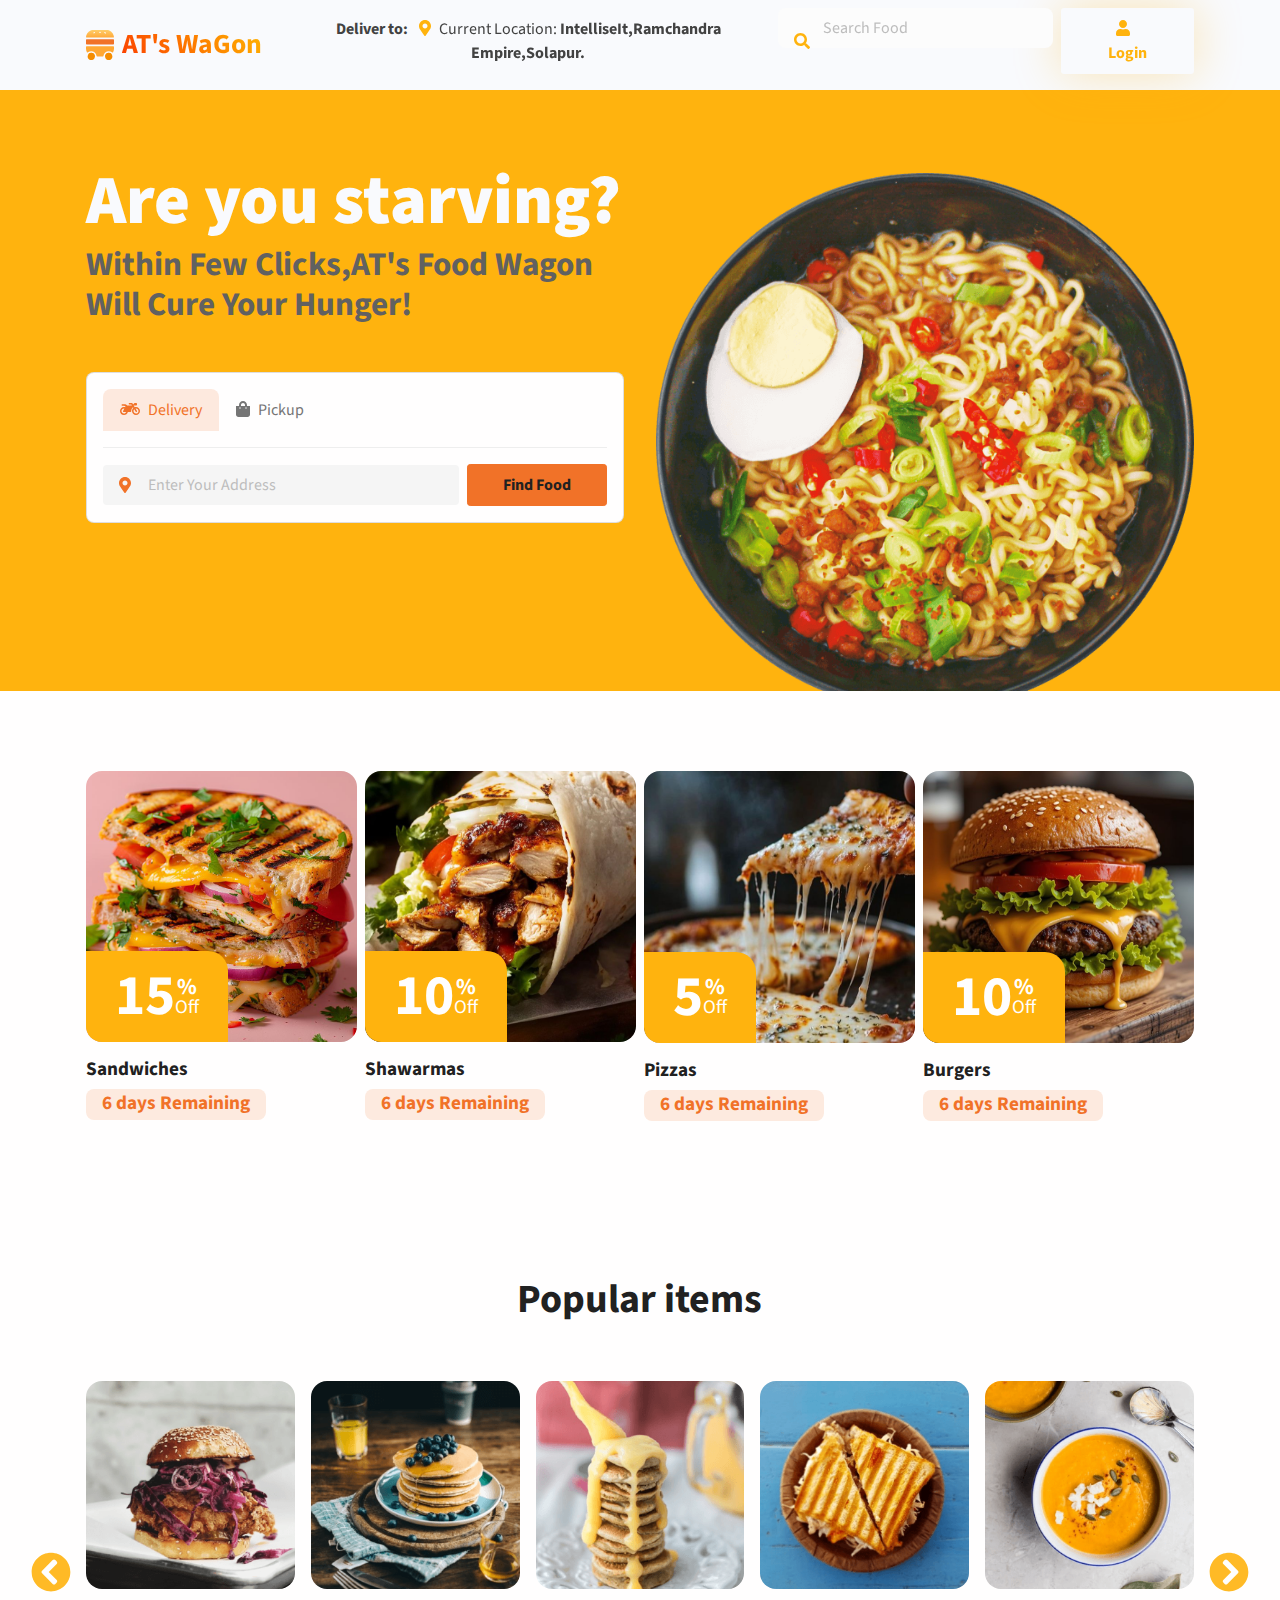
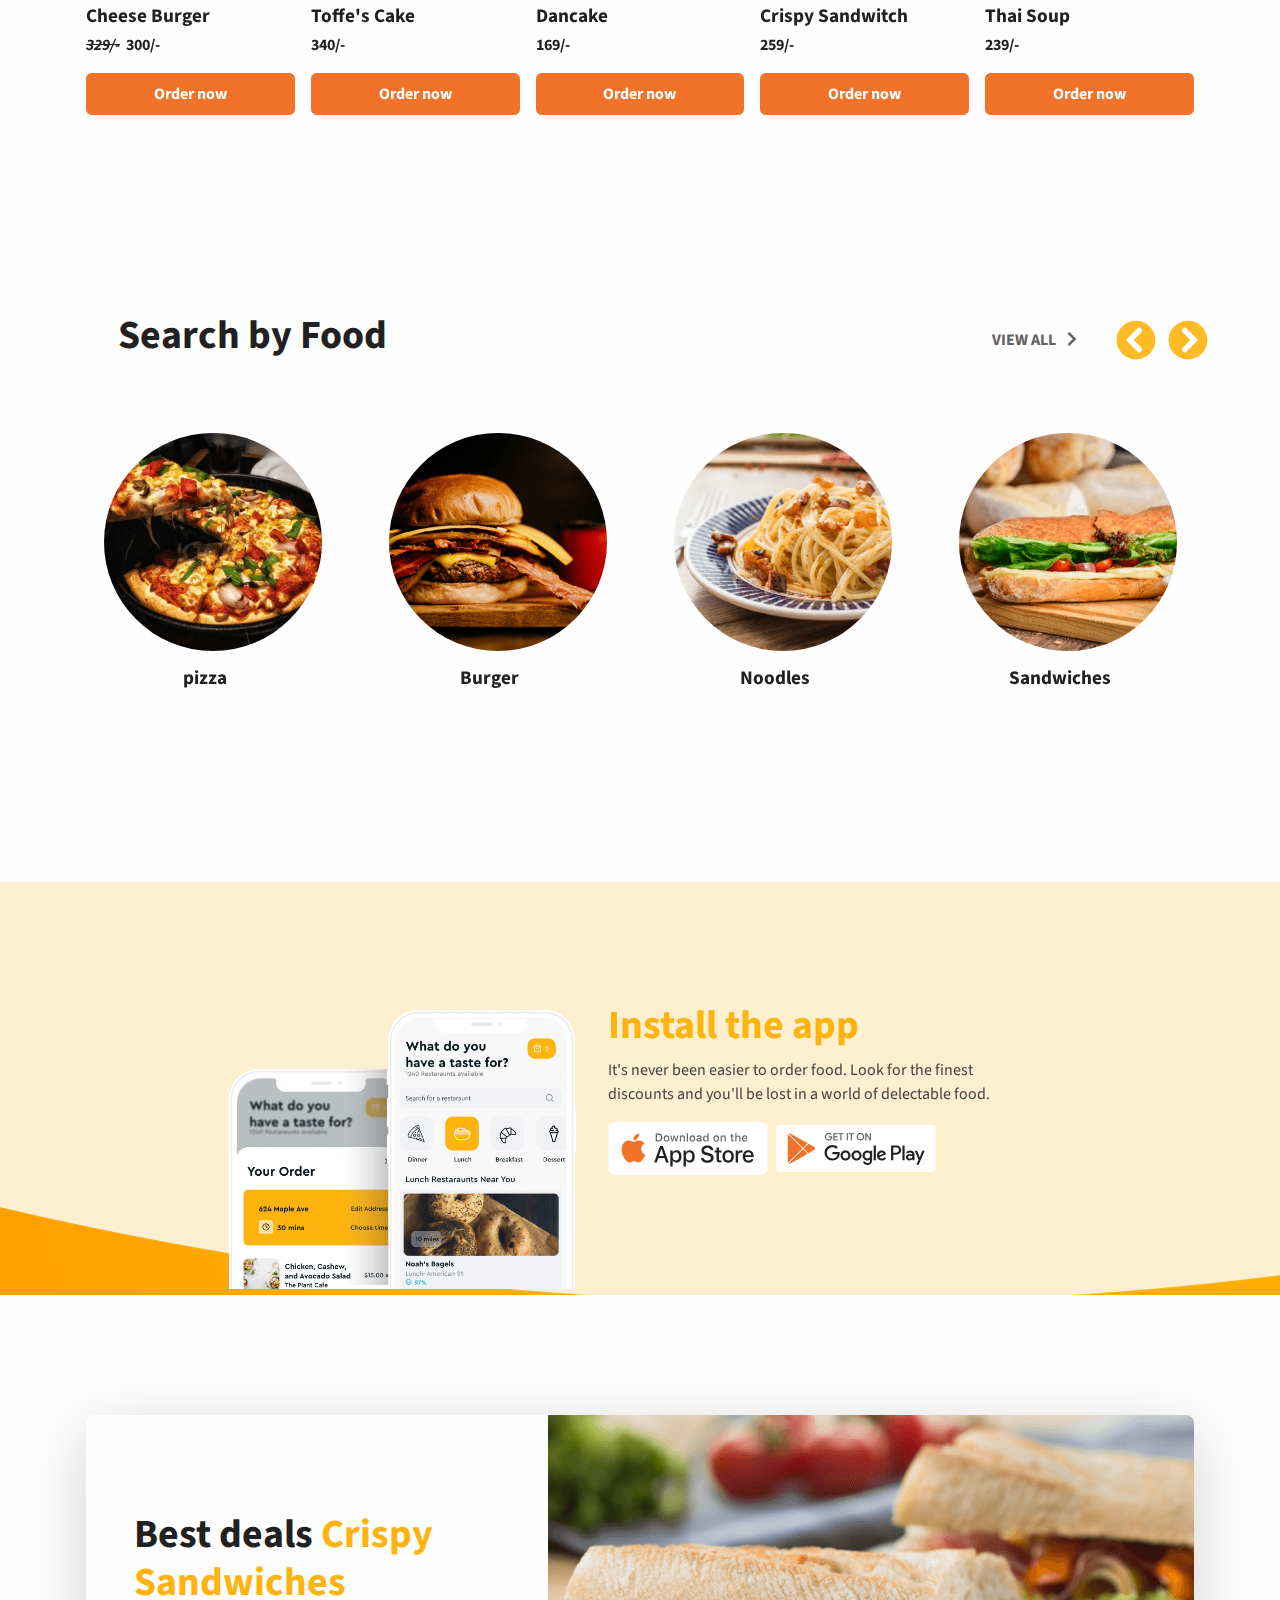
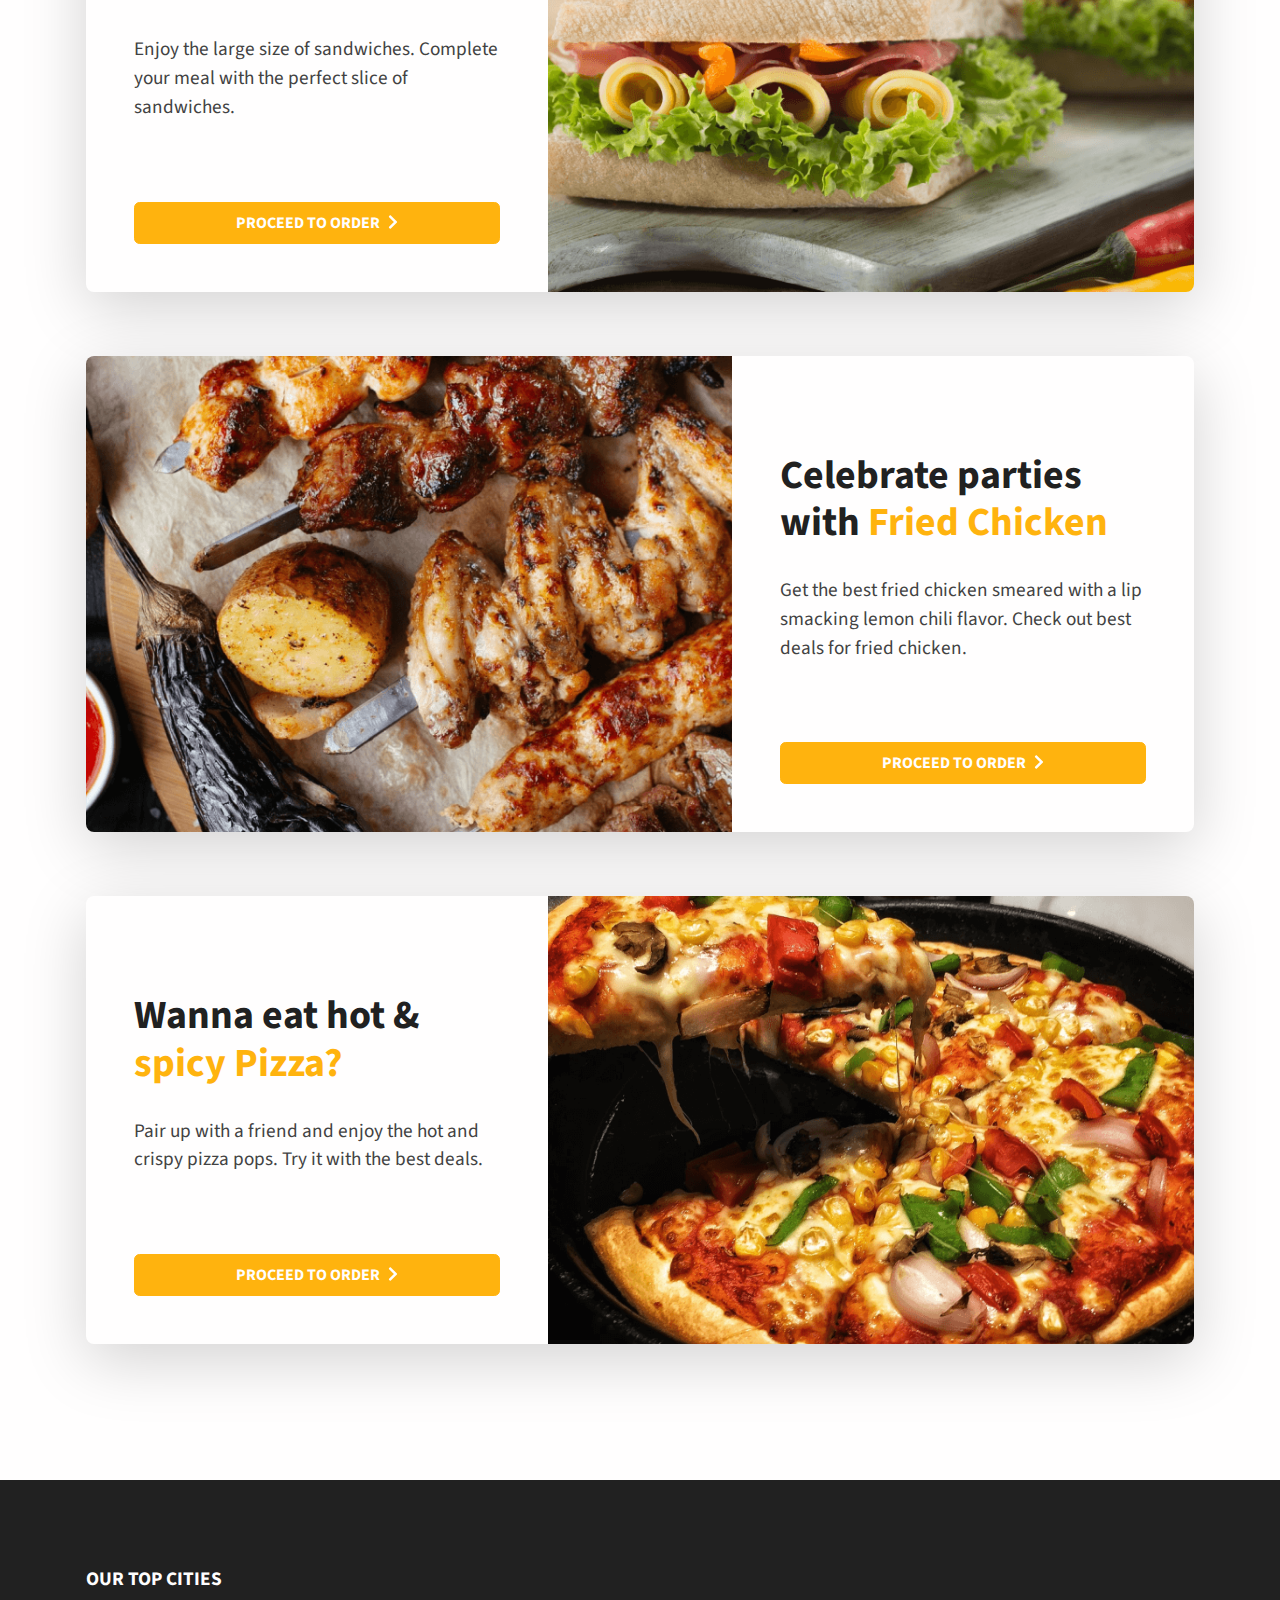
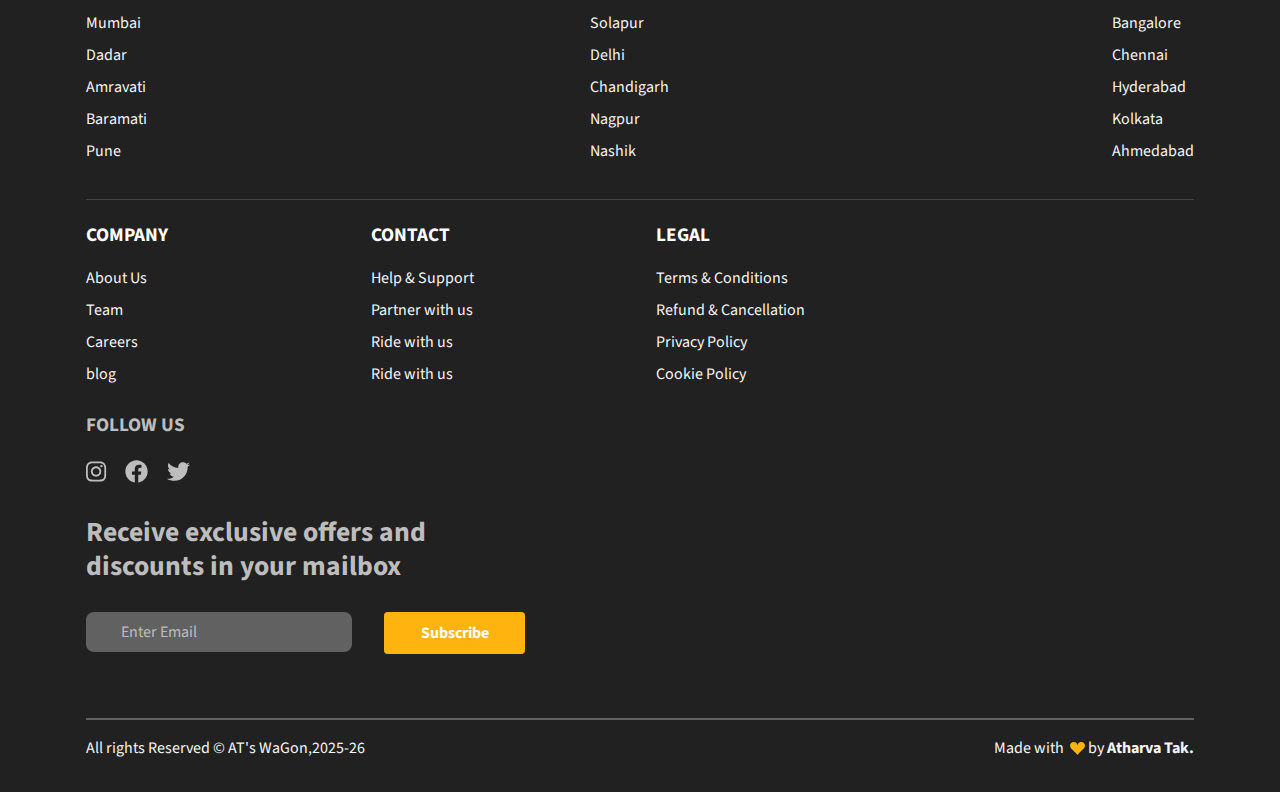
<file: index.html>
<!DOCTYPE html>
<html lang="en-US" dir="ltr">

  <head>
    <meta charset="utf-8">
    <meta http-equiv="X-UA-Compatible" content="IE=edge">
    <meta name="viewport" content="width=device-width, initial-scale=1">

    <!-- ===============================================-->
    <!--    Document Title-->
    <!-- ===============================================-->
    <title>AT's Wagon</title>


    <!-- ===============================================-->
    <!--    Favicons-->
    <!-- ===============================================-->
    <link rel="apple-touch-icon" sizes="180x180" href="assets/img/favicons/apple-touch-icon.png">
    <link rel="icon" type="image/png" sizes="32x32" href="assets/img/favicons/favicon-32x32.png">
    <link rel="icon" type="image/png" sizes="16x16" href="assets/img/favicons/favicon-16x16.png">
    <link rel="shortcut icon" type="image/x-icon" href="assets/img/favicons/favicon.ico">
    <link rel="manifest" href="assets/img/favicons/manifest.json">
    <meta name="msapplication-TileImage" content="assets/img/favicons/mstile-150x150.png">
    <meta name="theme-color" content="#ffffff">


    <!-- ===============================================-->
    <!--    Stylesheets-->
    <!-- ===============================================-->
    <link href="assets/css/theme.css" rel="stylesheet" />

    
  </head>


  <body>

    <!-- ===============================================-->
    <!--    Main Content-->
    <!-- ===============================================-->




    <main class="main" id="top" >
      <nav class="navbar navbar-expand-lg navbar-light bg-light fixed-top" data-navbar-on-scroll="data-navbar-on-scroll">
        <div class="container"><a class="navbar-brand d-inline-flex" href="index.html"><img class="d-inline-block" src="assets/img/gallery/logo.svg" alt="logo" /><span class="text-1000 fs-3 fw-bold ms-2 text-gradient">AT's WaGon</span></a>
          <button class="navbar-toggler" type="button" data-bs-toggle="collapse" data-bs-target="#navbarSupportedContent" aria-controls="navbarSupportedContent" aria-expanded="false" aria-label="Toggle navigation"><span class="navbar-toggler-icon"> </span></button>
          <div class="collapse navbar-collapse border-top border-lg-0 my-2 mt-lg-0" id="navbarSupportedContent">
            <div class="mx-auto pt-5 pt-lg-0 d-block d-lg-none d-xl-block">
              <p class="mb-0 fw-bold text-lg-center">Deliver to: <i class="fas fa-map-marker-alt text-warning mx-2"></i><span class="fw-normal">Current Location:</span><span> IntelliseIt,Ramchandra Empire,Solapur.</span></p>
            </div>
            <form class="d-flex mt-4 mt-lg-0 ms-lg-auto ms-xl-0">
              <div class="input-group-icon pe-2"><i class="fas fa-search input-box-icon text-primary"></i>
                <input class="form-control border-0 input-box bg-100" type="search" placeholder="Search Food" aria-label="Search" />
              </div>
              <button class="btn btn-white shadow-warning text-warning" type="submit"> <i class="fas fa-user me-2"></i>Login</button>
            </form>
          </div>
        </div>
        
      </nav>
      
      <section class="py-5 overflow-hidden bg-primary" id="home">
        <div class="container">
          <div class="row flex-center">
            <div class="col-md-5 col-lg-6 order-0 order-md-1 mt-8 mt-md-0"><a class="img-landing-banner" href="menu.html"><img class="img-fluid" src="assets/img/gallery/hero-header.png" alt="hero-header" /></a></div>
            <div class="col-md-7 col-lg-6 py-8 text-md-start text-center">
              <h1 class="display-1 fs-md-5 fs-lg-6 fs-xl-8 text-light">Are you starving?</h1>
              <h1 class="text-800 mb-5 fs-4">Within Few Clicks,AT's Food Wagon<br class="d-none d-xxl-block" /> Will Cure Your Hunger!</h1>
              <div class="card w-xxl-75">
                <div class="card-body">
                  <nav>
                    <div class="nav nav-tabs" id="nav-tab" role="tablist">
                      <button class="nav-link active mb-3" id="nav-home-tab" data-bs-toggle="tab" data-bs-target="#nav-home" type="button" role="tab" aria-controls="nav-home" aria-selected="true"><i class="fas fa-motorcycle me-2"></i>Delivery</button>
                      <button class="nav-link mb-3" id="nav-profile-tab" data-bs-toggle="tab" data-bs-target="#nav-profile" type="button" role="tab" aria-controls="nav-profile" aria-selected="false"><i class="fas fa-shopping-bag me-2"></i>Pickup</button>
                    </div>
                  </nav>
                  <div class="tab-content mt-3" id="nav-tabContent">
                    <div class="tab-pane fade show active" id="nav-home" role="tabpanel" aria-labelledby="nav-home-tab">
                      <form class="row gx-2 gy-2 align-items-center">
                        <div class="col">
                          <div class="input-group-icon"><i class="fas fa-map-marker-alt text-danger input-box-icon"></i>
                            <label class="visually-hidden" for="inputDelivery">Address</label>
                            <input class="form-control input-box form-foodwagon-control" id="inputDelivery" type="text" placeholder="Enter Your Address" />
                          </div>
                        </div>
                        <div class="d-grid gap-3 col-sm-auto">
                          <button class="btn btn-danger" type="submit"><a href="menu.html">Find Food</a></button>
                        </div>
                      </form>
                    </div>
                    <div class="tab-pane fade" id="nav-profile" role="tabpanel" aria-labelledby="nav-profile-tab">
                      <form class="row gx-4 gy-2 align-items-center">
                        <div class="col">
                          <div class="input-group-icon"><i class="fas fa-map-marker-alt text-danger input-box-icon"></i>
                            <label class="visually-hidden" for="inputPickup">Address</label>
                            <input class="form-control input-box form-foodwagon-control" id="inputPickup" type="text" placeholder="Enter Your Address" />
                          </div>
                        </div>
                        <div class="d-grid gap-3 col-sm-auto">
                          <button class="btn btn-danger" type="submit"><a href="menu.html">Find Food</a></button>
                        </div>
                      </form>
                    </div>
                  </div>
                </div>
              </div>
            </div>
          </div>
        </div>
      </section>


      <!-- ============================================-->
      <!-- <section> begin ============================-->
      <section class="py-0">

        <div class="container">
          <div class="row h-100 gx-2 mt-7">
            <div class="col-sm-6 col-lg-3 mb-3 mb-md-0 h-100 pb-4">
              <div class="card card-span h-100">
                <div class="position-relative"> <img class="img-fluid rounded-3 w-100" src="assets/img/gallery/crispy.jpg" alt="sandwiches" style="height: auto;"/>
                  <div class="card-actions">
                    <div class="badge badge-foodwagon bg-primary p-4">
                      <div class="d-flex flex-between-center">
                        <div class="text-white fs-7">15</div>
                        <div class="d-block text-white fs-2">% <br />
                          <div class="fw-normal fs-1 mt-2">Off</div>
                        </div>
                      </div>
                    </div>
                  </div>
                </div>
                <div class="card-body px-0">
                  <h5 class="fw-bold text-1000 text-truncate">Sandwiches</h5><span class="badge bg-soft-danger py-2 px-3"><span class="fs-1 text-danger">6 days Remaining</span></span>
                </div><a class="stretched-link" href="Sandwich.html"></a>
              </div>
            </div>
            <div class="col-sm-6 col-lg-3 mb-3 mb-md-0 h-100 pb-4">
              <div class="card card-span h-100">
                <div class="position-relative"> <img class="img-fluid rounded-3 w-100" src="assets/img/gallery/shawarma.jpg" alt="..." style="height: auto;"/>
                  <div class="card-actions">
                    <div class="badge badge-foodwagon bg-primary p-4">
                      <div class="d-flex flex-between-center">
                        <div class="text-white fs-7">10</div>
                        <div class="d-block text-white fs-2">% <br />
                          <div class="fw-normal fs-1 mt-2">Off</div>
                        </div>
                      </div>
                    </div>
                  </div>
                </div>
                <div class="card-body px-0">
                  <h5 class="fw-bold text-1000 text-truncate">Shawarmas</h5><span class="badge bg-soft-danger py-2 px-3"><span class="fs-1 text-danger">6 days Remaining</span></span>
                </div><a class="stretched-link" href="shawarma.html"></a>
              </div>
            </div>
            <div class="col-sm-6 col-lg-3 mb-3 mb-md-0 h-100 pb-4">
              <div class="card card-span h-100">
                <div class="position-relative"> <img class="img-fluid rounded-3 w-100" src="assets/img/gallery/pizzaOff.jpg" alt="..." style="height: auto;"/>
                  <div class="card-actions">
                    <div class="badge badge-foodwagon bg-primary p-4">
                      <div class="d-flex flex-between-center">
                        <div class="text-white fs-7">5</div>
                        <div class="d-block text-white fs-2">% <br />
                          <div class="fw-normal fs-1 mt-2">Off</div>
                        </div>
                      </div>
                    </div>
                  </div>
                </div>
                <div class="card-body px-0">
                  <h5 class="fw-bold text-1000 text-truncate">Pizzas</h5><span class="badge bg-soft-danger py-2 px-3"><span class="fs-1 text-danger">6 days Remaining</span></span>
                </div><a class="stretched-link" href="pizza.html"></a>
              </div>
            </div>
            <div class="col-sm-6 col-lg-3 mb-3 mb-md-0 h-100 pb-4">
              <div class="card card-span h-100">
                <div class="position-relative"> <img class="img-fluid rounded-3 w-100" src="assets/img/gallery/burgerOff.jpg" alt="..." style="height: auto;"/>
                  <div class="card-actions">
                    <div class="badge badge-foodwagon bg-primary p-4">
                      <div class="d-flex flex-between-center">
                        <div class="text-white fs-7">10</div>
                        <div class="d-block text-white fs-2">% <br />
                          <div class="fw-normal fs-1 mt-2">Off</div>
                        </div>
                      </div>
                    </div>
                  </div>
                </div>
                <div class="card-body px-0">
                  <h5 class="fw-bold text-1000 text-truncate">Burgers</h5><span class="badge bg-soft-danger py-2 px-3"><span class="fs-1 text-danger">6 days Remaining</span></span>
                </div><a class="stretched-link" href="burger.html"></a>
              </div>
            </div>
          </div>
        </div><!-- end of .container-->

      </section>
      <!-- <section> close ============================-->
      <!-- ============================================-->




      




      <!-- ============================================-->
      <!-- <section> begin ============================-->
      <section class="py-4 overflow-hidden">

        <div class="container">
          <div class="row h-100">
            <div class="col-lg-7 mx-auto text-center mt-7 mb-5">
              <h5 class="fw-bold fs-3 fs-lg-5 lh-sm">Popular items</h5>
            </div>
            <div class="col-12">
              <div class="carousel slide" id="carouselPopularItems" data-bs-touch="false" data-bs-interval="false">
                <div class="carousel-inner">
                  <div class="carousel-item active" data-bs-interval="10000">
                    <div class="row gx-3 h-100 align-items-center">
                      
                      <div class="col-sm-3 col-md-4 col-xl mb-5 h-100">
                        <div class="card card-span h-10 rounded-3"><img class="img-fluid rounded-3 h-100" src="assets/img/gallery/cheese-burger.png" alt="..." />
                          <div class="card-body ps-0">
                            <h5 class="fw-bold text-1000 text-truncate mb-1">Cheese Burger</h5>
                            <span class="text-1000 fw-bold"><i style="text-decoration: line-through;">329/-</i>&nbsp; 300/-</span>
                          </div>
                        </div>
                        <div class="d-grid gap-2"><a class="btn btn-lg btn-danger" href="index.html" role="button">Order now</a></div>
                      </div>

                      <div class="col-sm-6 col-md-4 col-xl mb-5 h-100">
                        <div class="card card-span h-100 rounded-3"><img class="img-fluid rounded-3 h-100" src="assets/img/gallery/toffes-cake.png" alt="..." />
                          <div class="card-body ps-0">
                            <h5 class="fw-bold text-1000 text-truncate mb-1">Toffe's Cake</h5>
                            <span class="text-1000 fw-bold">340/-</span>
                          </div>
                        </div>
                        <div class="d-grid gap-2"><a class="btn btn-lg btn-danger" href="#!" role="button">Order now</a></div>
                      </div>

                      <div class="col-sm-6 col-md-4 col-xl mb-5 h-100">
                        <div class="card card-span h-100 rounded-3"><img class="img-fluid rounded-3 h-100" src="assets/img/gallery/dancake.png" alt="..." />
                          <div class="card-body ps-0">
                            <h5 class="fw-bold text-1000 text-truncate mb-1">Dancake</h5>
                            <span class="text-1000 fw-bold">169/-</span>
                          </div>
                        </div>
                        <div class="d-grid gap-2"><a class="btn btn-lg btn-danger" href="index.html" role="button">Order now</a></div>
                      </div>

                      <div class="col-sm-6 col-md-4 col-xl mb-5 h-100">
                        <div class="card card-span h-100 rounded-3"><img class="img-fluid rounded-3 h-100" src="assets/img/gallery/crispy-sandwitch.png" alt="..." />
                          <div class="card-body ps-0">
                            <h5 class="fw-bold text-1000 text-truncate mb-1">Crispy Sandwitch</h5>
                            <span class="text-1000 fw-bold">259/-</span>
                          </div>
                        </div>
                        <div class="d-grid gap-2"><a class="btn btn-lg btn-danger" href="index.html" role="button">Order now</a></div>
                      </div>

                      <div class="col-sm-6 col-md-4 col-xl mb-5 h-100">
                        <div class="card card-span h-100 rounded-3"><img class="img-fluid rounded-3 h-100" src="assets/img/gallery/thai-soup.png" alt="..." />
                          <div class="card-body ps-0">
                            <h5 class="fw-bold text-1000 text-truncate mb-1">Thai Soup</h5>
                            <span class="text-1000 fw-bold">239/-</span>
                          </div>
                        </div>
                        <div class="d-grid gap-2"><a class="btn btn-lg btn-danger" href="index.html" role="button">Order now</a></div>
                      </div>

                    </div>
                  </div>
                  <div class="carousel-item" data-bs-interval="5000">
                    <div class="row gx-3 h-100 align-items-center">
                      <div class="col-sm-6 col-md-4 col-xl mb-5 h-100">
                        <div class="card card-span h-100 rounded-3"><img class="img-fluid rounded-3 h-100" src="assets/img/gallery/biryani.jpg" alt="..." style="height: 100px;"/>
                          <div class="card-body ps-0">
                            <h5 class="fw-bold text-1000 text-truncate mb-1">Chicken Biryani</h5>
                            <span class="text-1000 fw-bold">399/-</span>
                          </div>
                        </div>
                        <div class="d-grid gap-2"><a class="btn btn-lg btn-danger" href="index.html" role="button">Order now</a></div>
                      </div>
                      <div class="col-sm-6 col-md-4 col-xl mb-5 h-100">
                        <div class="card card-span h-100 rounded-3"><img class="img-fluid rounded-3 h-100" src="assets/img/gallery/shawarma.jpg" alt="..." style="height: 200px;"/>
                          <div class="card-body ps-0">
                            <h5 class="fw-bold text-1000 text-truncate mb-1">Chicken Shawarma</h5>
                            <span class="text-1000 fw-bold">339/-</span>
                          </div>
                        </div>
                        <div class="d-grid gap-2"><a class="btn btn-lg btn-danger" href="index.html" role="button">Order now</a></div>
                      </div>
                      <div class="col-sm-6 col-md-4 col-xl mb-5 h-100">
                        <div class="card card-span h-100 rounded-3"><img class="img-fluid rounded-3 h-100" src="assets/img/gallery/dalgonacoffe.jpg" alt="..." style="height: 200px;"/>
                          <div class="card-body ps-0">
                            <h5 class="fw-bold text-1000 text-truncate mb-1">Dalgon Coffee</h5>
                            <span class="text-1000 fw-bold">169/-</span>
                          </div>
                        </div>
                        <div class="d-grid gap-2"><a class="btn btn-lg btn-danger" href="index.html" role="button">Order now</a></div>
                      </div>
                      <div class="col-sm-6 col-md-4 col-xl mb-5 h-100">
                        <div class="card card-span h-100 rounded-3"><img class="img-fluid rounded-3 h-100" src="assets/img/gallery/dalgonacandy.jpg" alt="..." style="height: 200px;"/>
                          <div class="card-body ps-0">
                            <h5 class="fw-bold text-1000 text-truncate mb-1">Dalgona Candy</h5>
                            <span class="text-1000 fw-bold">259/-</span>
                          </div>
                        </div>
                        <div class="d-grid gap-2"><a class="btn btn-lg btn-danger" href="index.html" role="button">Order now</a></div>
                      </div>
                      <div class="col-sm-6 col-md-4 col-xl mb-5 h-100">
                        <div class="card card-span h-100 rounded-3"><img class="img-fluid rounded-3 h-100" src="assets/img/gallery/veggiepizza.jpg" alt="..." style="height: 200px;"/>
                          <div class="card-body ps-0">
                            <h5 class="fw-bold text-1000 text-truncate mb-1">Veggie Pizza</h5>
                            <span class="text-1000 fw-bold"><i style="text-decoration: line-through;">240/-</i>&nbsp; 220/-</span>
                          </div>
                        </div>
                        <div class="d-grid gap-2"><a class="btn btn-lg btn-danger" href="index.html" role="button">Order now</a></div>
                      </div>
                    </div>
                  </div>
                </div>
                <button class="carousel-control-prev carousel-icon" type="button" data-bs-target="#carouselPopularItems" data-bs-slide="prev"><span class="carousel-control-prev-icon hover-top-shadow" aria-hidden="true"></span><span class="visually-hidden">Previous</span></button>
                <button class="carousel-control-next carousel-icon" type="button" data-bs-target="#carouselPopularItems" data-bs-slide="next"><span class="carousel-control-next-icon hover-top-shadow" aria-hidden="true"></span><span class="visually-hidden">Next </span></button>
              </div>
            </div>
          </div>
        </div><!-- end of .container-->

      </section>
      <!-- <section> close ============================-->
      <!-- ============================================-->

      <!-- ============================================-->
      <!-- <section> begin ============================-->
      <section class="py-8 overflow-hidden">

        <div class="container">
          <div class="row flex-center mb-6">
            <div class="col-lg-7">
              <h5 class="fw-bold fs-3 fs-lg-5 lh-sm text-center text-lg-start">Search by Food</h5>
            </div>
            <div class="col-lg-4 text-lg-end text-center"><a class="btn btn-lg text-800 me-2" href="menu.html" role="button">VIEW ALL <i class="fas fa-chevron-right ms-2"></i></a></div>
            <div class="col-lg-auto position-relative">
              <button class="carousel-control-prev s-icon-prev carousel-icon" type="button" data-bs-target="#carouselSearchByFood" data-bs-slide="prev"><span class="carousel-control-prev-icon hover-top-shadow" aria-hidden="true"></span><span class="visually-hidden">Previous</span></button>
              <button class="carousel-control-next s-icon-next carousel-icon" type="button" data-bs-target="#carouselSearchByFood" data-bs-slide="next"><span class="carousel-control-next-icon hover-top-shadow" aria-hidden="true"></span><span class="visually-hidden">Next</span></button>
            </div>
          </div>
          <div class="row flex-center">
            <div class="col-12">
              <div class="carousel slide" id="carouselSearchByFood" data-bs-touch="false" data-bs-interval="false">
                <div class="carousel-inner">
                  <div class="carousel-item active" data-bs-interval="10000">
                    <div class="row h-100 align-items-center">
                      <div class="col-sm-6 col-md-4 col-xl mb-5 h-100" >
                        <div class="card card-span h-100 rounded-circle"><a href="pizza.html" style="align-self: center;justify-self: center;"><img class="img-fluid rounded-circle h-100" src="assets/img/gallery/search-pizza.png" alt="..." /></a>
                          <div class="card-body ps-0">
                            <h5 class="text-center fw-bold text-1000 text-truncate mb-2"><a href="pizza.html">pizza</a></h5>
                          </div>
                        </div>
                      </div>
                      <div class="col-sm-6 col-md-4 col-xl mb-5 h-100">
                        <div class="card card-span h-100 rounded-circle"><a href="burger.html" style="align-self: center;justify-self: center;"><img class="img-fluid rounded-circle h-100" src="assets/img/gallery/burger.png" alt="..." /></a>
                          <div class="card-body ps-0">
                            <h5 class="text-center fw-bold text-1000 text-truncate mb-2"><a href="burger.html">Burger</a></h5>
                          </div>
                        </div>
                      </div>
                      <div class="col-sm-6 col-md-4 col-xl mb-5 h-100">
                        <div class="card card-span h-100 rounded-circle"><a href="noodle.html" style="align-self: center;justify-self: center;"><img class="img-fluid rounded-circle h-100" src="assets/img/gallery/noodles.png" alt="..." /></a>
                          <div class="card-body ps-0">
                            <h5 class="text-center fw-bold text-1000 text-truncate mb-2"><a href="noodle.html">Noodles</a></h5>
                          </div>
                        </div>
                      </div>
                      <div class="col-sm-6 col-md-4 col-xl mb-5 h-100">
                        <div class="card card-span h-100 rounded-circle"><a href="Sandwich.html" style="align-self: center;justify-self: center;"><img class="img-fluid rounded-circle h-100" src="assets/img/gallery/sub-sandwich.png" alt="..." /></a>
                          <div class="card-body ps-0">
                            <h5 class="text-center fw-bold text-1000 text-truncate mb-2"><a href="Sandwich.html">Sandwiches</a></h5>
                          </div>
                        </div>
                      </div>
                    </div>
                  </div>
                  <div class="carousel-item" data-bs-interval="5000">
                    <div class="row h-100 align-items-center">
                      <div class="col-sm-6 col-md-4 col-xl mb-5 h-100">
                        <div class="card card-span h-100 rounded-circle"><a href="shawarma.html" style="align-self: center;justify-self: center;"><img class="img-fluid rounded-circle h-100" src="assets/img/gallery/shawarma.jpeg" alt="..." style="height: auto;"/></a>
                          <div class="card-body ps-0">
                            <h5 class="text-center fw-bold text-1000 text-truncate mb-2"><a href="shawarma.html">Shawarma</a></h5>
                          </div>
                        </div>
                      </div>
                      <div class="col-sm-6 col-md-4 col-xl mb-5 h-100">
                        <div class="card card-span h-100 rounded-circle"><a href="Desserts.html" style="align-self: center;justify-self: center;"><img class="img-fluid rounded-circle h-100" src="assets/img/gallery/dalgonacandy.jpeg" alt="..." /></a>
                          <div class="card-body ps-0">
                            <h5 class="text-center fw-bold text-1000 text-truncate mb-2"><a href="Desserts.html">Desserts</a></h5>
                          </div>
                        </div>
                      </div>
                      <div class="col-sm-6 col-md-4 col-xl mb-5 h-100">
                        <div class="card card-span h-100 rounded-circle"><a href="Drinks.html" style="align-self: center;justify-self: center;"><img class="img-fluid rounded-circle h-100" src="assets/img/gallery/dalgonacoffe.jpeg" alt="..." /></a>
                          <div class="card-body ps-0">
                            <h5 class="text-center fw-bold text-1000 text-truncate mb-2"><a href="Drinks.html">Drinks</a></h5>
                          </div>
                        </div>
                      </div>
                      <div class="col-sm-6 col-md-4 col-xl mb-5 h-100">
                        <div class="card card-span h-100 rounded-circle"><a href="Biryani.html" style="align-self: center;justify-self: center;"><img class="img-fluid rounded-circle h-100" src="assets/img/gallery/biryani (1).jpeg" alt="..."></a>
                          <div class="card-body ps-0">
                            <h5 class="text-center fw-bold text-1000 text-truncate mb-2"><a href="Biryani.html">Biryani</a></h5>
                          </div>
                        </div>
                      </div>
                    </div>
                  </div>
                </div>
              </div>
            </div>
           </div>
         </div>
            <!-- end of .container-->

      </section>
      <!-- <section> close ============================-->
      <!-- ============================================-->


      <section>
        <div class="bg-holder" style="background-image:url(assets/img/gallery/cta-one-bg.png);background-position:center;background-size:auto;">
        </div>
        <!--/.bg-holder-->

        <div class="container">
          <div class="row flex-center mt-md-0">
            <div class="col-lg-4 d-none d-lg-block" style="margin-bottom: -122px;"> <img class="w-100" src="assets/img/gallery/phone-cta-one.png" alt="..." /></div>
            <div class="col-lg-5 mt-7 mt-md-0">
              <h1 class="text-primary">Install the app</h1>
              <p>It's never been easier to order food. Look for the finest <br class="d-none d-xl-block" />discounts and you'll be lost in a world of delectable food.</p><a class="pe-2" href="https://www.apple.com/app-store/" target="_blank"><img src="assets/img/gallery/app-store.svg" width="160" alt="" /></a><a href="https://play.google.com/store/apps" target="_blank"><img src="assets/img/gallery/google-play.svg" width="160" alt="" /></a>
            </div>
          </div>
        </div>
      </section>


      <!-- ============================================-->
      <!-- <section> begin ============================-->
      <section class="pb-5 pt-8">

        <div class="container">
          <div class="row">
            <div class="col-12">
              <div class="card card-span mb-3 shadow-lg">
                <div class="card-body py-0">
                  <div class="row justify-content-center">
                    <div class="col-md-5 col-xl-7 col-xxl-8 g-0 order-0 order-md-1"><img class="img-fluid w-100 fit-cover h-100 rounded-top rounded-md-end rounded-md-top-0" src="assets/img/gallery/crispy-sandwiches.png" alt="..." /></div>
                    <div class="col-md-7 col-xl-5 col-xxl-4 p-4 p-lg-5">
                      <h1 class="card-title mt-xl-5 mb-4">Best deals <span class="text-primary"> Crispy Sandwiches</span></h1>
                      <p class="fs-1">Enjoy the large size of sandwiches. Complete your meal with the perfect slice of sandwiches.</p>
                      <div class="d-grid bottom-0"><a class="btn btn-lg btn-primary mt-xl-6" href="index.html">PROCEED TO ORDER<i class="fas fa-chevron-right ms-2"></i></a></div>
                    </div>
                  </div>
                </div>
              </div>
            </div>
          </div>
        </div><!-- end of .container-->

      </section>
      <!-- <section> close ============================-->
      <!-- ============================================-->




      <!-- ============================================-->
      <!-- <section> begin ============================-->
      <section class="py-0">

        <div class="container">
          <div class="row">
            <div class="col-12">
              <div class="card card-span mb-3 shadow-lg">
                <div class="card-body py-0">
                  <div class="row justify-content-center">
                    <div class="col-md-5 col-xl-7 col-xxl-8 g-0 order-md-0"><img class="img-fluid w-100 fit-cover h-100 rounded-top rounded-md-start rounded-md-top-0" src="assets/img/gallery/fried-chicken.png" alt="..." /></div>
                    <div class="col-md-7 col-xl-5 col-xxl-4 p-4 p-lg-5">
                      <h1 class="card-title mt-xl-5 mb-4">Celebrate parties with <span class="text-primary">Fried Chicken</span></h1>
                      <p class="fs-1">Get the best fried chicken smeared with a lip smacking lemon chili flavor. Check out best deals for fried chicken.</p>
                      <div class="d-grid bottom-0"><a class="btn btn-lg btn-primary mt-xl-6" href="index.html">PROCEED TO ORDER<i class="fas fa-chevron-right ms-2"></i></a></div>
                    </div>
                  </div>
                </div>
              </div>
            </div>
          </div>
        </div><!-- end of .container-->

      </section>
      <!-- <section> close ============================-->
      <!-- ============================================-->




      <!-- ============================================-->
      <!-- <section> begin ============================-->
      <section class="pt-5">

        <div class="container">
          <div class="row">
            <div class="col-12">
              <div class="card card-span mb-3 shadow-lg">
                <div class="card-body py-0">
                  <div class="row justify-content-center">
                    <div class="col-md-5 col-xl-7 col-xxl-8 g-0 order-0 order-md-1"><img class="img-fluid w-100 fit-cover h-100 rounded-top rounded-md-end rounded-md-top-0" src="assets/img/gallery/pizza.png" alt="..." /></div>
                    <div class="col-md-7 col-xl-5 col-xxl-4 p-4 p-lg-5">
                      <h1 class="card-title mt-xl-5 mb-4">Wanna eat hot & <span class="text-primary">spicy Pizza?</span></h1>
                      <p class="fs-1">Pair up with a friend and enjoy the hot and crispy pizza pops. Try it with the best deals.</p>
                      <div class="d-grid bottom-0"><a class="btn btn-lg btn-primary mt-xl-6" href="index.html">PROCEED TO ORDER<i class="fas fa-chevron-right ms-2"></i></a></div>
                    </div>
                  </div>
                </div>
              </div>
            </div>
          </div>
        </div><!-- end of .container-->

      </section>
      <!-- <section> close ============================-->
      <!-- ============================================-->

      <!-- ============================================-->
      <!-- <section> begin ============================-->
      <section class="py-0 pt-7 bg-1000">

        <div class="container">
          <div class="row justify-content-lg-between">
            <h5 class="lh-lg fw-bold text-white">OUR TOP CITIES</h5>
            <div class="col-6 col-md-4 col-lg-auto mb-3">
              <ul class="list-unstyled mb-md-4 mb-lg-0">
                <li class="lh-lg"><a class="text-200 text-decoration-none" href="#!">Mumbai</a></li>
                <li class="lh-lg"><a class="text-200 text-decoration-none" href="#!">Dadar</a></li>
                <li class="lh-lg"><a class="text-200 text-decoration-none" href="#!">Amravati</a></li>
                <li class="lh-lg"><a class="text-200 text-decoration-none" href="#!">Baramati</a></li>
                <li class="lh-lg"><a class="text-200 text-decoration-none" href="#!">Pune</a></li>
              </ul>
            </div>
            <div class="col-6 col-md-4 col-lg-auto mb-3">
              <ul class="list-unstyled mb-md-4 mb-lg-0">
                <li class="lh-lg"><a class="text-200 text-decoration-none" href="#!">Solapur</a></li>
                <li class="lh-lg"><a class="text-200 text-decoration-none" href="#!">Delhi</a></li>
                <li class="lh-lg"><a class="text-200 text-decoration-none" href="#!">Chandigarh</a></li>
                <li class="lh-lg"><a class="text-200 text-decoration-none" href="#!">Nagpur</a></li>
                <li class="lh-lg"><a class="text-200 text-decoration-none" href="#!">Nashik</a></li>
              </ul>
            </div>
            <div class="col-6 col-md-4 col-lg-auto mb-3">
              <ul class="list-unstyled mb-md-4 mb-lg-0">
                <li class="lh-lg"><a class="text-200 text-decoration-none" href="#!">Bangalore</a></li>
                <li class="lh-lg"><a class="text-200 text-decoration-none" href="#!">Chennai</a></li>
                <li class="lh-lg"><a class="text-200 text-decoration-none" href="#!">Hyderabad</a></li>
                <li class="lh-lg"><a class="text-200 text-decoration-none" href="#!">Kolkata</a></li>
                <li class="lh-lg"><a class="text-200 text-decoration-none" href="#!">Ahmedabad</a></li>
              </ul>
            </div>
          </div>
          <hr class="text-900" />
          <div class="row">
            <div class="col-6 col-md-4 col-lg-3 col-xxl-2 mb-3">
              <h5 class="lh-lg fw-bold text-white">COMPANY</h5>
              <ul class="list-unstyled mb-md-4 mb-lg-0">
                <li class="lh-lg"><a class="text-200 text-decoration-none" href="#!">About Us</a></li>
                <li class="lh-lg"><a class="text-200 text-decoration-none" href="#!">Team</a></li>
                <li class="lh-lg"><a class="text-200 text-decoration-none" href="#!">Careers</a></li>
                <li class="lh-lg"><a class="text-200 text-decoration-none" href="#!">blog</a></li>
              </ul>
            </div>
            <div class="col-6 col-md-4 col-lg-3 col-xxl-2 col-lg-3 mb-3">
              <h5 class="lh-lg fw-bold text-white">CONTACT</h5>
              <ul class="list-unstyled mb-md-4 mb-lg-0">
                <li class="lh-lg"><a class="text-200 text-decoration-none" href="#!">Help &amp; Support</a></li>
                <li class="lh-lg"><a class="text-200 text-decoration-none" href="#!">Partner with us </a></li>
                <li class="lh-lg"><a class="text-200 text-decoration-none" href="#!">Ride with us</a></li>
                <li class="lh-lg"><a class="text-200 text-decoration-none" href="#!">Ride with us</a></li>
              </ul>
            </div>
            <div class="col-6 col-md-4 col-lg-3 col-xxl-2 mb-3">
              <h5 class="lh-lg fw-bold text-white">LEGAL</h5>
              <ul class="list-unstyled mb-md-4 mb-lg-0">
                <li class="lh-lg"><a class="text-200 text-decoration-none" href="#!">Terms &amp; Conditions</a></li>
                <li class="lh-lg"><a class="text-200 text-decoration-none" href="#!">Refund &amp; Cancellation</a></li>
                <li class="lh-lg"><a class="text-200 text-decoration-none" href="#!">Privacy Policy</a></li>
                <li class="lh-lg"><a class="text-200 text-decoration-none" href="#!">Cookie Policy</a></li>
              </ul>
            </div>
            <div class="col-12 col-md-8 col-lg-6 col-xxl-4">
              <h5 class="lh-lg fw-bold text-500">FOLLOW US</h5>
              <div class="text-start my-3"> <a href="https://www.instagram.com/intelliseit/">
                  <svg class="svg-inline--fa fa-instagram fa-w-14 fs-2 me-2" aria-hidden="true" focusable="false" data-prefix="fab" data-icon="instagram" role="img" xmlns="http://www.w3.org/2000/svg" viewBox="0 0 448 512">
                    <path fill="#BDBDBD" d="M224.1 141c-63.6 0-114.9 51.3-114.9 114.9s51.3 114.9 114.9 114.9S339 319.5 339 255.9 287.7 141 224.1 141zm0 189.6c-41.1 0-74.7-33.5-74.7-74.7s33.5-74.7 74.7-74.7 74.7 33.5 74.7 74.7-33.6 74.7-74.7 74.7zm146.4-194.3c0 14.9-12 26.8-26.8 26.8-14.9 0-26.8-12-26.8-26.8s12-26.8 26.8-26.8 26.8 12 26.8 26.8zm76.1 27.2c-1.7-35.9-9.9-67.7-36.2-93.9-26.2-26.2-58-34.4-93.9-36.2-37-2.1-147.9-2.1-184.9 0-35.8 1.7-67.6 9.9-93.9 36.1s-34.4 58-36.2 93.9c-2.1 37-2.1 147.9 0 184.9 1.7 35.9 9.9 67.7 36.2 93.9s58 34.4 93.9 36.2c37 2.1 147.9 2.1 184.9 0 35.9-1.7 67.7-9.9 93.9-36.2 26.2-26.2 34.4-58 36.2-93.9 2.1-37 2.1-147.8 0-184.8zM398.8 388c-7.8 19.6-22.9 34.7-42.6 42.6-29.5 11.7-99.5 9-132.1 9s-102.7 2.6-132.1-9c-19.6-7.8-34.7-22.9-42.6-42.6-11.7-29.5-9-99.5-9-132.1s-2.6-102.7 9-132.1c7.8-19.6 22.9-34.7 42.6-42.6 29.5-11.7 99.5-9 132.1-9s102.7-2.6 132.1 9c19.6 7.8 34.7 22.9 42.6 42.6 11.7 29.5 9 99.5 9 132.1s2.7 102.7-9 132.1z"></path>
                  </svg></a><a href="https://www.facebook.com/INTELLISEIT/">
                  <svg class="svg-inline--fa fa-facebook fa-w-16 fs-2 mx-2" aria-hidden="true" focusable="false" data-prefix="fab" data-icon="facebook" role="img" xmlns="http://www.w3.org/2000/svg" viewBox="0 0 512 512">
                    <path fill="#BDBDBD" d="M504 256C504 119 393 8 256 8S8 119 8 256c0 123.78 90.69 226.38 209.25 245V327.69h-63V256h63v-54.64c0-62.15 37-96.48 93.67-96.48 27.14 0 55.52 4.84 55.52 4.84v61h-31.28c-30.8 0-40.41 19.12-40.41 38.73V256h68.78l-11 71.69h-57.78V501C413.31 482.38 504 379.78 504 256z"></path>
                  </svg></a><a href="https://twitter.com/Intelliseit">
                  <svg class="svg-inline--fa fa-twitter fa-w-16 fs-2 mx-2" aria-hidden="true" focusable="false" data-prefix="fab" data-icon="twitter" role="img" xmlns="http://www.w3.org/2000/svg" viewBox="0 0 512 512">
                    <path fill="#BDBDBD" d="M459.37 151.716c.325 4.548.325 9.097.325 13.645 0 138.72-105.583 298.558-298.558 298.558-59.452 0-114.68-17.219-161.137-47.106 8.447.974 16.568 1.299 25.34 1.299 49.055 0 94.213-16.568 130.274-44.832-46.132-.975-84.792-31.188-98.112-72.772 6.498.974 12.995 1.624 19.818 1.624 9.421 0 18.843-1.3 27.614-3.573-48.081-9.747-84.143-51.98-84.143-102.985v-1.299c13.969 7.797 30.214 12.67 47.431 13.319-28.264-18.843-46.781-51.005-46.781-87.391 0-19.492 5.197-37.36 14.294-52.954 51.655 63.675 129.3 105.258 216.365 109.807-1.624-7.797-2.599-15.918-2.599-24.04 0-57.828 46.782-104.934 104.934-104.934 30.213 0 57.502 12.67 76.67 33.137 23.715-4.548 46.456-13.32 66.599-25.34-7.798 24.366-24.366 44.833-46.132 57.827 21.117-2.273 41.584-8.122 60.426-16.243-14.292 20.791-32.161 39.308-52.628 54.253z"></path>
                  </svg></a></div>
              <h3 class="text-500 my-4">Receive exclusive offers and <br />discounts in your mailbox</h3>
              <div class="row input-group-icon mb-5">
                <div class="col-auto">
                  <input class="form-control bg-800 border-0" type="email" placeholder="Enter Email" aria-label="email" />
                </div>
                <div class="col-auto">
                  <button class="btn btn-primary" type="submit">Subscribe</button>
                </div>
              </div>
            </div>
          </div>
          <hr class="border border-800" />
          <div class="row flex-center pb-3">
            <div class="col-md-6 order-0">
              <p class="text-200 text-center text-md-start">All rights Reserved &copy; AT's WaGon,2025-26</p>
            </div>
            <div class="col-md-6 order-1">
              <p class="text-200 text-center text-md-end"> Made with&nbsp;
                <svg class="bi bi-suit-heart-fill" xmlns="http://www.w3.org/2000/svg" width="15" height="15" fill="#FFB30E" viewBox="0 0 16 16">
                  <path d="M4 1c2.21 0 4 1.755 4 3.92C8 2.755 9.79 1 12 1s4 1.755 4 3.92c0 3.263-3.234 4.414-7.608 9.608a.513.513 0 0 1-.784 0C3.234 9.334 0 8.183 0 4.92 0 2.755 1.79 1 4 1z"></path>
                </svg>&nbsp;by&nbsp;<a class="text-200 fw-bold" href="https://themewagon.com/" target="_blank">Atharva Tak.</a>
              </p>
            </div>
          </div>
        </div><!-- end of .container-->

      </section>
      <!-- <section> close ============================-->
      <!-- ============================================-->


    </main>
    <!-- ===============================================-->
    <!--    End of Main Content-->
    <!-- ===============================================-->




    <!-- ===============================================-->
    <!--    JavaScripts-->
    <!-- ===============================================-->
    <script src="vendors/@popperjs/popper.min.js"></script>
    <script src="vendors/bootstrap/bootstrap.min.js"></script>
    <script src="vendors/is/is.min.js"></script>
    <script src="https://polyfill.io/v3/polyfill.min.js?features=window.scroll"></script>
    <script src="vendors/fontawesome/all.min.js"></script>
    <script src="assets/js/theme.js"></script>

    <link href="https://fonts.googleapis.com/css2?family=Source+Sans+Pro:wght@200;300;400;600;700;900&amp;display=swap" rel="stylesheet">
  </body>

</html>
</file>
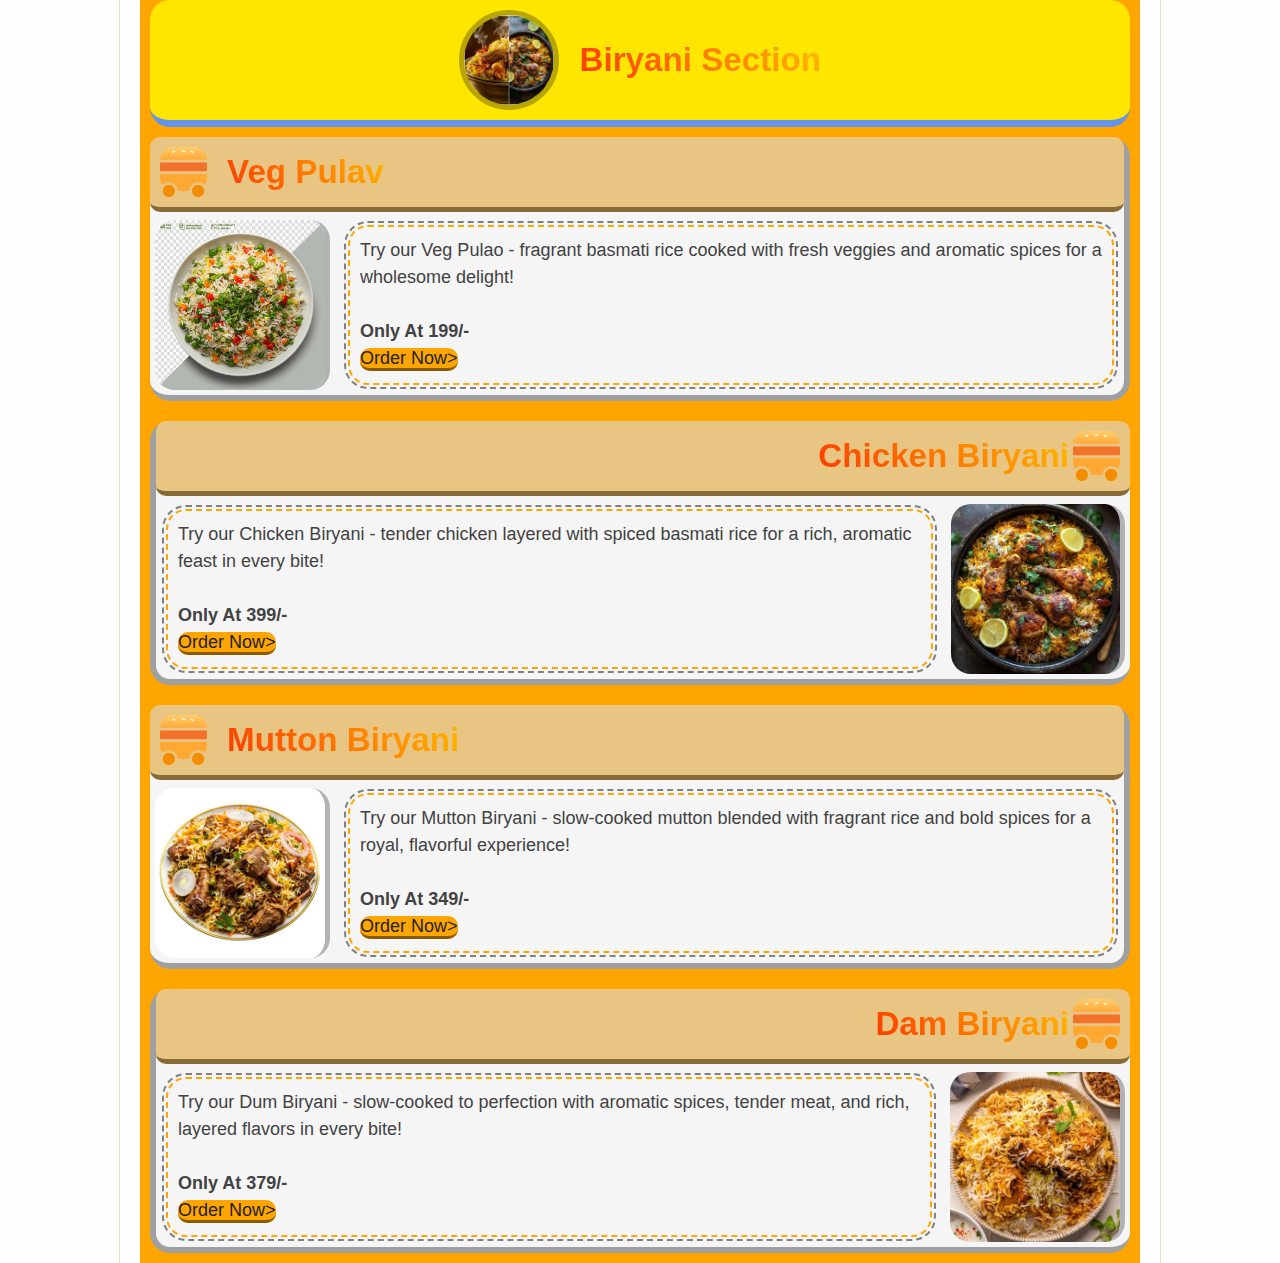
<file: Biryani.html>
<!DOCTYPE html>
<html lang="en">
<head>
    <meta charset="utf-8">
    <meta http-equiv="X-UA-Compatible" content="IE=edge">
    <meta name="viewport" content="width=device-width, initial-scale=1">

    <!-- ===============================================-->
    <!--    Document Title-->
    <!-- ===============================================-->
    <title>Biryani</title>


    <!-- ===============================================-->
    <!--    Favicons-->
    <!-- ===============================================-->
    <link rel="apple-touch-icon" sizes="180x180" href="assets/img/favicons/apple-touch-icon.png">
    <link rel="icon" type="image/png" sizes="32x32" href="assets/img/favicons/favicon-32x32.png">
    <link rel="icon" type="image/png" sizes="16x16" href="assets/img/favicons/favicon-16x16.png">
    <link rel="shortcut icon" type="image/x-icon" href="assets/img/favicons/favicon.ico">
    <link rel="manifest" href="assets/img/favicons/manifest.json">
    <meta name="msapplication-TileImage" content="assets/img/favicons/mstile-150x150.png">
    <meta name="theme-color" content="#ffffff">


    <!-- ===============================================-->
    <!--    Stylesheets-->
    <!-- ===============================================-->
    <link href="assets/css/theme.css" rel="stylesheet" />
    <style>
        body{
            min-width: 400px;
            max-width: 1000px;
            margin: auto;
        }
        main{
            display: grid;
            grid-template-rows: auto repeat(4,auto);
        }
        .h{
            text-align: center;
            margin: 0px 10px;
            padding:10px;
            border-bottom: 7px solid cornflowerblue;
            border-radius: 20px;
            align-self: center;
        }
        .item1,.item2,.item3,.item4{
            border-bottom: 6px solid rgb(160, 160, 162);
            background-color:whitesmoke;
            border-radius: 20px;
        }
        .item1:hover,.item2:hover,.item3:hover,.item4:hover{
            animation: ease-in;
            transform: scale(1.05);
        }
        .item1,.item3{
            margin:10px;
            display: grid;
            grid-template-rows: 1fr auto;
            grid-template-columns:auto 3fr;
            grid-gap:3px;
            border-right: 6px solid rgb(160, 160, 162);
            height: auto;
        }
        .item2,.item4{
            margin:10px;
            display: grid;
            grid-template-rows: 1fr auto;
            grid-template-columns:3fr auto;
            grid-gap:3px;
            border-left: 6px solid rgb(160, 160, 162);
            height:auto;
        }
        .n{
            padding: 10px;
            background-color:rgb(232, 197, 131);
            border-bottom: 5px solid rgb(135, 106, 54);
            border-radius: 10px;
        }
        .c{
            font-size: large;
            margin: 10px;
            padding: 10px;
            border: 2px dashed orange;
            border-radius: 20px;
            outline: 2px dashed gray;
            outline-offset: 2px;
            height: auto;
        }
        .img{
            margin: 5px;
        }
        .imgc{
            border-right:5px solid rgba(0, 0, 0, 0.271);
            border-radius: 20px;
        }
    </style>
</head>
<body>
    <main style="background-color: orange;outline: 1px solid rgb(249, 224, 177);outline-offset: 20px;">
        <div class="h" style="background-color: rgb(255, 230, 0);">
                <img class="d-inline-block" src="assets/img/gallery/collageBiryani.jpg" alt="logo" style="height: 100px;border:5px solid rgba(0, 0, 0, 0.284);border-radius: 50px;"/>
                <span class="text-500 fs-4 fw-bold ms-3 text-gradient" style="text-decoration: dashed;  vertical-align: middle; background-color:rgb(249, 224, 177);">Biryani Section</span>
        </div>
        <div class="item1" >
            <div class="n" style="grid-column: span 2;">
                <img class="d-inline-block" src="assets/img/gallery/logo.svg" alt="logo" style="height: 50px;"/>
                <span class="text-1000 fs-4 fw-bold ms-3 text-gradient" style="vertical-align: middle;">Veg Pulav</span>
            </div>
            <div class="img">
                <img src="assets/img/gallery/Pulav.jpg" alt="veggiPizza" class="imgc" style="height: 170px;align-self: center;justify-self: center;">
            </div>
            <div class="c">
                Try our Veg Pulao - fragrant basmati rice cooked with fresh veggies and aromatic spices for a wholesome delight!
                 <br><br><b>Only At 199/-</b><br>
                 <a href="index.html#home" style="width: 50px;height:100px;background-color: orange;border-radius: 10px;border-bottom: 3px solid rgb(140, 91, 1);"> Order Now&gt; </a>
            </div>  
        </div>
        <div class="item2">
            <div class="n" style="text-align: end;grid-column: span 2;">
                <span class="text-1000 fs-4 fw-bold ms-3 text-gradient" style="vertical-align: middle;">Chicken Biryani</span>
                <img class="d-inline-block" src="assets/img/gallery/logo.svg" alt="logo" style="height: 50px;"/>
            </div>
            <div class="c">
                Try our Chicken Biryani - tender chicken layered with spiced basmati rice for a rich, aromatic feast in every bite!
                  <br><br><b>Only At 399/-</b><br>
                 <a href="index.html#home" style="width: 50px;height:100px;background-color: orange;border-radius: 10px;border-bottom: 3px solid rgb(140, 91, 1);"> Order Now&gt; </a>
            </div>
            <div class="img">
               <img src="assets/img/gallery/biryani.jpg" alt="veggiPizza" class="imgc" style="height: 170px;align-self: center;justify-self: center;">
            </div>
        </div>
        <div class="item3">
            <div class="n" style="grid-column: span 2;">
                <img class="d-inline-block" src="assets/img/gallery/logo.svg" alt="logo" style="height: 50px;"/>
                <span class="text-1000 fs-4 fw-bold ms-3 text-gradient" style="vertical-align: middle;">Mutton Biryani</span>
            </div>
            <div class="img">
                <img src="assets/img/gallery/muttonBiryani.jpg" alt="veggiPizza" class="imgc" style="height: 170px;align-self: center;justify-self: center;">
            </div>
            <div class="c">
               Try our Mutton Biryani - slow-cooked mutton blended with fragrant rice and bold spices for a royal, flavorful experience!
                 <br><br><b>Only At 349/-</b><br>
                 <a href="index.html#home" style="width: 50px;height:100px;background-color: orange;border-radius: 10px;border-bottom: 3px solid rgb(140, 91, 1);"> Order Now&gt; </a>
            </div>
        </div>
        <div class="item4">
            <div class="n" style="text-align: end;grid-column: span 2;">
                <span class="text-1000 fs-4 fw-bold ms-3 text-gradient" style="vertical-align: middle;">Dam Biryani</span>
                <img class="d-inline-block" src="assets/img/gallery/logo.svg" alt="logo" style="height: 50px;"/>
            </div>
            <div class="c">
                Try our Dum Biryani - slow-cooked to perfection with aromatic spices, tender meat, and rich, layered flavors in every bite!
                   <br><br><b>Only At 379/-</b><br>
                 <a href="index.html#home" style="width: 50px;height:100px;background-color: orange;border-radius: 10px;border-bottom: 3px solid rgb(140, 91, 1);"> Order Now&gt; </a>
            </div>
            <div class="img">
                <img src="assets/img/gallery/DamBiryani.jpg" alt="veggiPizza" class="imgc" style="height: 170px;align-self: center;justify-self: center;">
            </div>
        </div>
    </main>
</body>
</html>
</file>
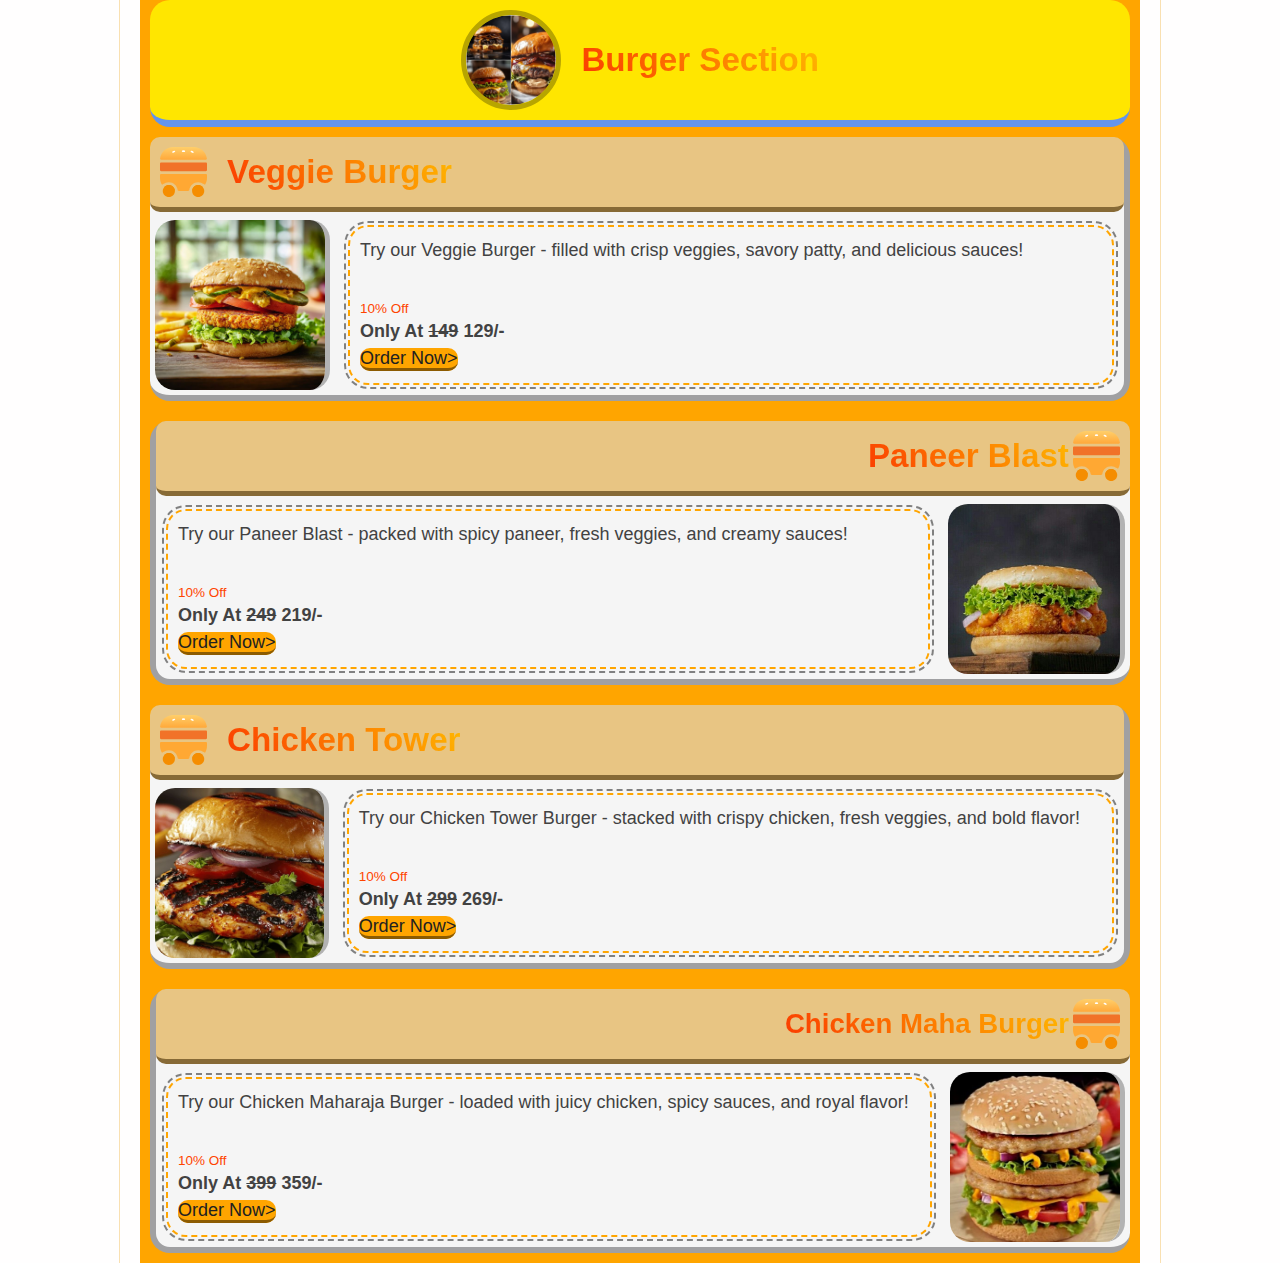
<file: burger.html>
<!DOCTYPE html>
<html lang="en">
<head>
    <meta charset="utf-8">
    <meta http-equiv="X-UA-Compatible" content="IE=edge">
    <meta name="viewport" content="width=device-width, initial-scale=1">

    <!-- ===============================================-->
    <!--    Document Title-->
    <!-- ===============================================-->
    <title>burger</title>


    <!-- ===============================================-->
    <!--    Favicons-->
    <!-- ===============================================-->
    <link rel="apple-touch-icon" sizes="180x180" href="assets/img/favicons/apple-touch-icon.png">
    <link rel="icon" type="image/png" sizes="32x32" href="assets/img/favicons/favicon-32x32.png">
    <link rel="icon" type="image/png" sizes="16x16" href="assets/img/favicons/favicon-16x16.png">
    <link rel="shortcut icon" type="image/x-icon" href="assets/img/favicons/favicon.ico">
    <link rel="manifest" href="assets/img/favicons/manifest.json">
    <meta name="msapplication-TileImage" content="assets/img/favicons/mstile-150x150.png">
    <meta name="theme-color" content="#ffffff">


    <!-- ===============================================-->
    <!--    Stylesheets-->
    <!-- ===============================================-->
    <link href="assets/css/theme.css" rel="stylesheet" />
    <style>
        body{
            min-width: 400px;
            max-width: 1000px;
            margin: auto;
        }
        main{
            display: grid;
            grid-template-rows: auto repeat(4,auto);
        }
        .h{
            text-align: center;
            margin: 0px 10px;
            padding:10px;
            border-bottom: 7px solid cornflowerblue;
            border-radius: 20px;
            align-self: center;
        }
        .item1,.item2,.item3,.item4{
            border-bottom: 6px solid rgb(160, 160, 162);
            background-color:whitesmoke;
            border-radius: 20px;
        }
        .item1:hover,.item2:hover,.item3:hover,.item4:hover{
            animation: ease-in;
            transform: scale(1.05);
        }
        .item1,.item3{
            margin:10px;
            display: grid;
            grid-template-rows: 1fr auto;
            grid-template-columns:auto 3fr;
            grid-gap:3px;
            border-right: 6px solid rgb(160, 160, 162);
            height: auto;
        }
        .item2,.item4{
            margin:10px;
            display: grid;
            grid-template-rows: 1fr auto;
            grid-template-columns:3fr auto;
            grid-gap:3px;
            border-left: 6px solid rgb(160, 160, 162);
            height:auto;
        }
        .n{
            padding: 10px;
            background-color:rgb(232, 197, 131);
            border-bottom: 5px solid rgb(135, 106, 54);
            border-radius: 10px;
        }
        .c{
            font-size: large;
            margin: 10px;
            padding: 10px;
            border: 2px dashed orange;
            border-radius: 20px;
            outline: 2px dashed gray;
            outline-offset: 2px;
            height: auto;
        }
        .img{
            margin: 5px;
        }
        .imgc{
            border-right:5px solid rgba(0, 0, 0, 0.271);
            border-radius: 20px;
        }
    </style>
</head>
<body>
    <main style="background-color: orange;outline: 1px solid rgb(249, 224, 177);outline-offset: 20px;">
        <div class="h" style="background-color: rgb(255, 230, 0);">
                <img class="d-inline-block" src="assets/img/gallery/collageBurger.jpg" alt="logo" style="height: 100px;border:5px solid rgba(0, 0, 0, 0.284);border-radius: 50px;"/>
                <span class="text-500 fs-4 fw-bold ms-3 text-gradient" style="text-decoration: dashed;  vertical-align: middle; background-color:rgb(249, 224, 177);">Burger Section</span>
        </div>
        <div class="item1" >
            <div class="n" style="grid-column: span 2;">
                <img class="d-inline-block" src="assets/img/gallery/logo.svg" alt="logo" style="height: 50px;"/>
                <span class="text-1000 fs-4 fw-bold ms-3 text-gradient" style="vertical-align: middle;">Veggie Burger</span>
            </div>
            <div class="img">
                <img src="assets/img/gallery/VeggieBurger.jpg" alt="veggiPizza" class="imgc" style="height: 170px;align-self: center;justify-self: center;">
            </div>
            <div class="c">
                Try our Veggie Burger - filled with crisp veggies, savory patty, and delicious sauces!
                 <br><br><sub style="color: orangered;">10% Off</sub><br><b>Only At <span style="text-decoration: line-through;">149</span> 129/-</b><br>
                 <a href="index.html#home" style="width: 50px;height:100px;background-color: orange;border-radius: 10px;border-bottom: 3px solid rgb(140, 91, 1);"> Order Now&gt; </a>
            </div>  
        </div>
        <div class="item2">
            <div class="n" style="text-align: end;grid-column: span 2;">
                <span class="text-1000 fs-4 fw-bold ms-3 text-gradient" style="vertical-align: middle;">Paneer Blast</span>
                <img class="d-inline-block" src="assets/img/gallery/logo.svg" alt="logo" style="height: 50px;"/>
            </div>
            <div class="c">
                Try our Paneer Blast - packed with spicy paneer, fresh veggies, and creamy sauces!
                  <br><br><sub style="color: orangered;">10% Off</sub><br><b>Only At <span style="text-decoration: line-through;">249</span> 219/-</b><br>
                 <a href="index.html#home" style="width: 50px;height:100px;background-color: orange;border-radius: 10px;border-bottom: 3px solid rgb(140, 91, 1);"> Order Now&gt; </a>
            </div>
            <div class="img">
               <img src="assets/img/gallery/PaneerBlast.jpg" alt="veggiPizza" class="imgc" style="height: 170px;align-self: center;justify-self: center;">
            </div>
        </div>
        <div class="item3">
            <div class="n" style="grid-column: span 2;">
                <img class="d-inline-block" src="assets/img/gallery/logo.svg" alt="logo" style="height: 50px;"/>
                <span class="text-1000 fs-4 fw-bold ms-3 text-gradient" style="vertical-align: middle;">Chicken Tower</span>
            </div>
            <div class="img">
                <img src="assets/img/gallery/ChickenTower.jpg" alt="veggiPizza" class="imgc" style="height: 170px;align-self: center;justify-self: center;">
            </div>
            <div class="c">
               Try our Chicken Tower Burger - stacked with crispy chicken, fresh veggies, and bold flavor!
                 <br><br><sub style="color: orangered;">10% Off</sub><br><b>Only At <span style="text-decoration: line-through;">299</span> 269/-</b><br>
                 <a href="index.html#home" style="width: 50px;height:100px;background-color: orange;border-radius: 10px;border-bottom: 3px solid rgb(140, 91, 1);"> Order Now&gt; </a>
            </div>
        </div>
        <div class="item4">
            <div class="n" style="text-align: end;grid-column: span 2;">
                <span class="text-1000 fs-3 fw-bold ms-3 text-gradient" style="vertical-align: middle;">Chicken Maha Burger</span>
                <img class="d-inline-block" src="assets/img/gallery/logo.svg" alt="logo" style="height: 50px;"/>
            </div>
            <div class="c">
                Try our Chicken Maharaja Burger - loaded with juicy chicken, spicy sauces, and royal flavor!
                   <br><br><sub style="color: orangered;">10% Off</sub><br><b>Only At <span style="text-decoration: line-through;">399</span> 359/-</b><br>
                 <a href="index.html#home" style="width: 50px;height:100px;background-color: orange;border-radius: 10px;border-bottom: 3px solid rgb(140, 91, 1);"> Order Now&gt; </a>
            </div>
            <div class="img">
                <img src="assets/img/gallery/ChickenMaha.jpg" alt="veggiPizza" class="imgc" style="height: 170px;align-self: center;justify-self: center;">
            </div>
        </div>
    </main>
</body>
</html>
</file>
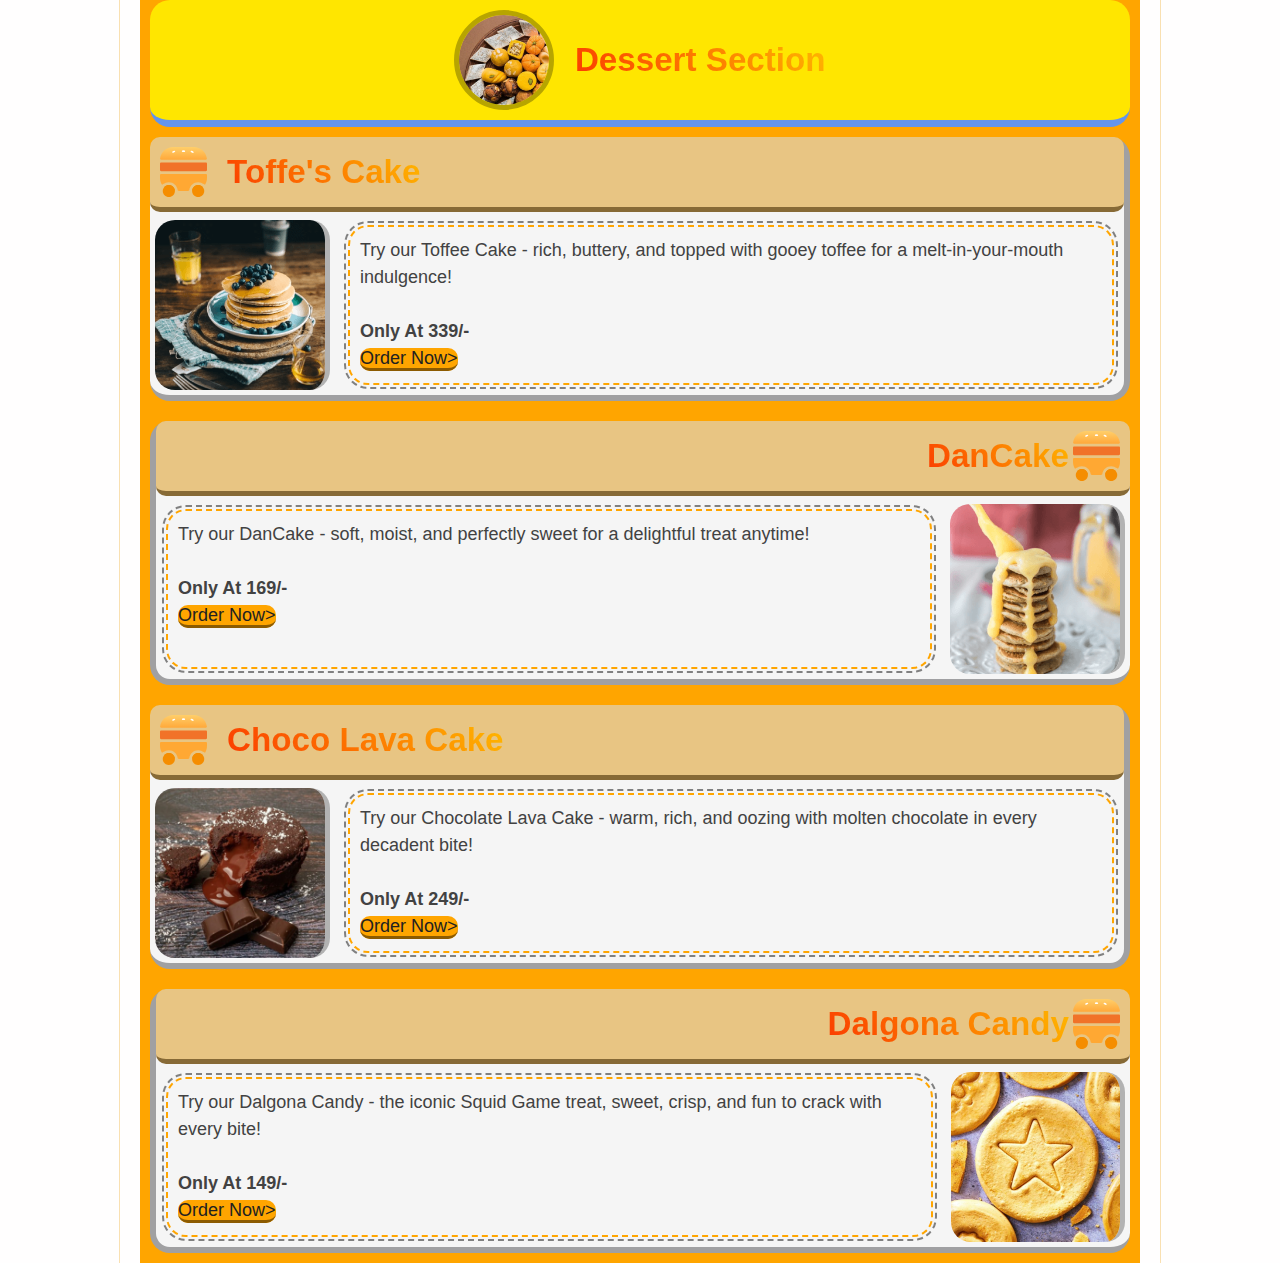
<file: Desserts.html>
<!DOCTYPE html>
<html lang="en">
<head>
    <meta charset="utf-8">
    <meta http-equiv="X-UA-Compatible" content="IE=edge">
    <meta name="viewport" content="width=device-width, initial-scale=1">

    <!-- ===============================================-->
    <!--    Document Title-->
    <!-- ===============================================-->
    <title>Desserts</title>


    <!-- ===============================================-->
    <!--    Favicons-->
    <!-- ===============================================-->
    <link rel="apple-touch-icon" sizes="180x180" href="assets/img/favicons/apple-touch-icon.png">
    <link rel="icon" type="image/png" sizes="32x32" href="assets/img/favicons/favicon-32x32.png">
    <link rel="icon" type="image/png" sizes="16x16" href="assets/img/favicons/favicon-16x16.png">
    <link rel="shortcut icon" type="image/x-icon" href="assets/img/favicons/favicon.ico">
    <link rel="manifest" href="assets/img/favicons/manifest.json">
    <meta name="msapplication-TileImage" content="assets/img/favicons/mstile-150x150.png">
    <meta name="theme-color" content="#ffffff">


    <!-- ===============================================-->
    <!--    Stylesheets-->
    <!-- ===============================================-->
    <link href="assets/css/theme.css" rel="stylesheet" />
    <style>
        body{
            min-width: 400px;
            max-width: 1000px;
            margin: auto;
        }
        main{
            display: grid;
            grid-template-rows: auto repeat(4,auto);
        }
        .h{
            text-align: center;
            margin: 0px 10px;
            padding:10px;
            border-bottom: 7px solid cornflowerblue;
            border-radius: 20px;
            align-self: center;
        }
        .item1,.item2,.item3,.item4{
            border-bottom: 6px solid rgb(160, 160, 162);
            background-color:whitesmoke;
            border-radius: 20px;
        }
        .item1:hover,.item2:hover,.item3:hover,.item4:hover{
            animation: ease-in;
            transform: scale(1.05);
        }
        .item1,.item3{
            margin:10px;
            display: grid;
            grid-template-rows: 1fr auto;
            grid-template-columns:auto 3fr;
            grid-gap:3px;
            border-right: 6px solid rgb(160, 160, 162);
            height: auto;
        }
        .item2,.item4{
            margin:10px;
            display: grid;
            grid-template-rows: 1fr auto;
            grid-template-columns:3fr auto;
            grid-gap:3px;
            border-left: 6px solid rgb(160, 160, 162);
            height:auto;
        }
        .n{
            padding: 10px;
            background-color:rgb(232, 197, 131);
            border-bottom: 5px solid rgb(135, 106, 54);
            border-radius: 10px;
        }
        .c{
            font-size: large;
            margin: 10px;
            padding: 10px;
            border: 2px dashed orange;
            border-radius: 20px;
            outline: 2px dashed gray;
            outline-offset: 2px;
            height: auto;
        }
        .img{
            margin: 5px;
        }
        .imgc{
            border-right:5px solid rgba(0, 0, 0, 0.271);
            border-radius: 20px;
        }
    </style>
</head>
<body>
    <main style="background-color: orange;outline: 1px solid rgb(249, 224, 177);outline-offset: 20px;">
        <div class="h" style="background-color: rgb(255, 230, 0);">
                <img class="d-inline-block" src="assets/img/gallery/collageDesserts.jpg" alt="logo" style="height: 100px;width: 100px;border:5px solid rgba(0, 0, 0, 0.284);border-radius: 50px;"/>
                <span class="text-500 fs-4 fw-bold ms-3 text-gradient" style="text-decoration: dashed;  vertical-align: middle; background-color:rgb(249, 224, 177);">Dessert Section</span>
        </div>
        <div class="item1" >
            <div class="n" style="grid-column: span 2;">
                <img class="d-inline-block" src="assets/img/gallery/logo.svg" alt="logo" style="height: 50px;"/>
                <span class="text-1000 fs-4 fw-bold ms-3 text-gradient" style="vertical-align: middle;">Toffe's Cake</span>
            </div>
            <div class="img">
                <img src="assets/img/gallery/toffes-cake.png" alt="veggiPizza" class="imgc" style="height: 170px;align-self: center;justify-self: center;">
            </div>
            <div class="c">
                Try our Toffee Cake - rich, buttery, and topped with gooey toffee for a melt-in-your-mouth indulgence!
                 <br><br><b>Only At 339/-</b><br>
                 <a href="index.html#home" style="width: 50px;height:100px;background-color: orange;border-radius: 10px;border-bottom: 3px solid rgb(140, 91, 1);"> Order Now&gt; </a>
            </div>  
        </div>
        <div class="item2">
            <div class="n" style="text-align: end;grid-column: span 2;">
                <span class="text-1000 fs-4 fw-bold ms-3 text-gradient" style="vertical-align: middle;">DanCake</span>
                <img class="d-inline-block" src="assets/img/gallery/logo.svg" alt="logo" style="height: 50px;"/>
            </div>
            <div class="c">
                Try our DanCake - soft, moist, and perfectly sweet for a delightful treat anytime!
                  <br><br><b>Only At 169/-</b><br>
                 <a href="index.html#home" style="width: 50px;height:100px;background-color: orange;border-radius: 10px;border-bottom: 3px solid rgb(140, 91, 1);"> Order Now&gt; </a>
            </div>
            <div class="img">
               <img src="assets/img/gallery/dancake.png" alt="veggiPizza" class="imgc" style="height: 170px;align-self: center;justify-self: center;">
            </div>
        </div>
        <div class="item3">
            <div class="n" style="grid-column: span 2;">
                <img class="d-inline-block" src="assets/img/gallery/logo.svg" alt="logo" style="height: 50px;"/>
                <span class="text-1000 fs-4 fw-bold ms-3 text-gradient" style="vertical-align: middle;">Choco Lava Cake</span>
            </div>
            <div class="img">
                <img src="assets/img/gallery/lavaCake.jpg" alt="veggiPizza" class="imgc" style="height: 170px;align-self: center;justify-self: center;">
            </div>
            <div class="c">
               Try our Chocolate Lava Cake - warm, rich, and oozing with molten chocolate in every decadent bite!
                 <br><br><b>Only At 249/-</b><br>
                 <a href="index.html#home" style="width: 50px;height:100px;background-color: orange;border-radius: 10px;border-bottom: 3px solid rgb(140, 91, 1);"> Order Now&gt; </a>
            </div>
        </div>
        <div class="item4">
            <div class="n" style="text-align: end;grid-column: span 2;">
                <span class="text-1000 fs-4 fw-bold ms-3 text-gradient" style="vertical-align: middle;">Dalgona Candy</span>
                <img class="d-inline-block" src="assets/img/gallery/logo.svg" alt="logo" style="height: 50px;"/>
            </div>
            <div class="c">
                Try our Dalgona Candy - the iconic Squid Game treat, sweet, crisp, and fun to crack with every bite!
                   <br><br><b>Only At 149/-</b><br>
                 <a href="index.html#home" style="width: 50px;height:100px;background-color: orange;border-radius: 10px;border-bottom: 3px solid rgb(140, 91, 1);"> Order Now&gt; </a>
            </div>
            <div class="img">
                <img src="assets/img/gallery/dalgonacandy.jpg" alt="veggiPizza" class="imgc" style="height: 170px;align-self: center;justify-self: center;">
            </div>
        </div>
    </main>
</body>
</html>
</file>
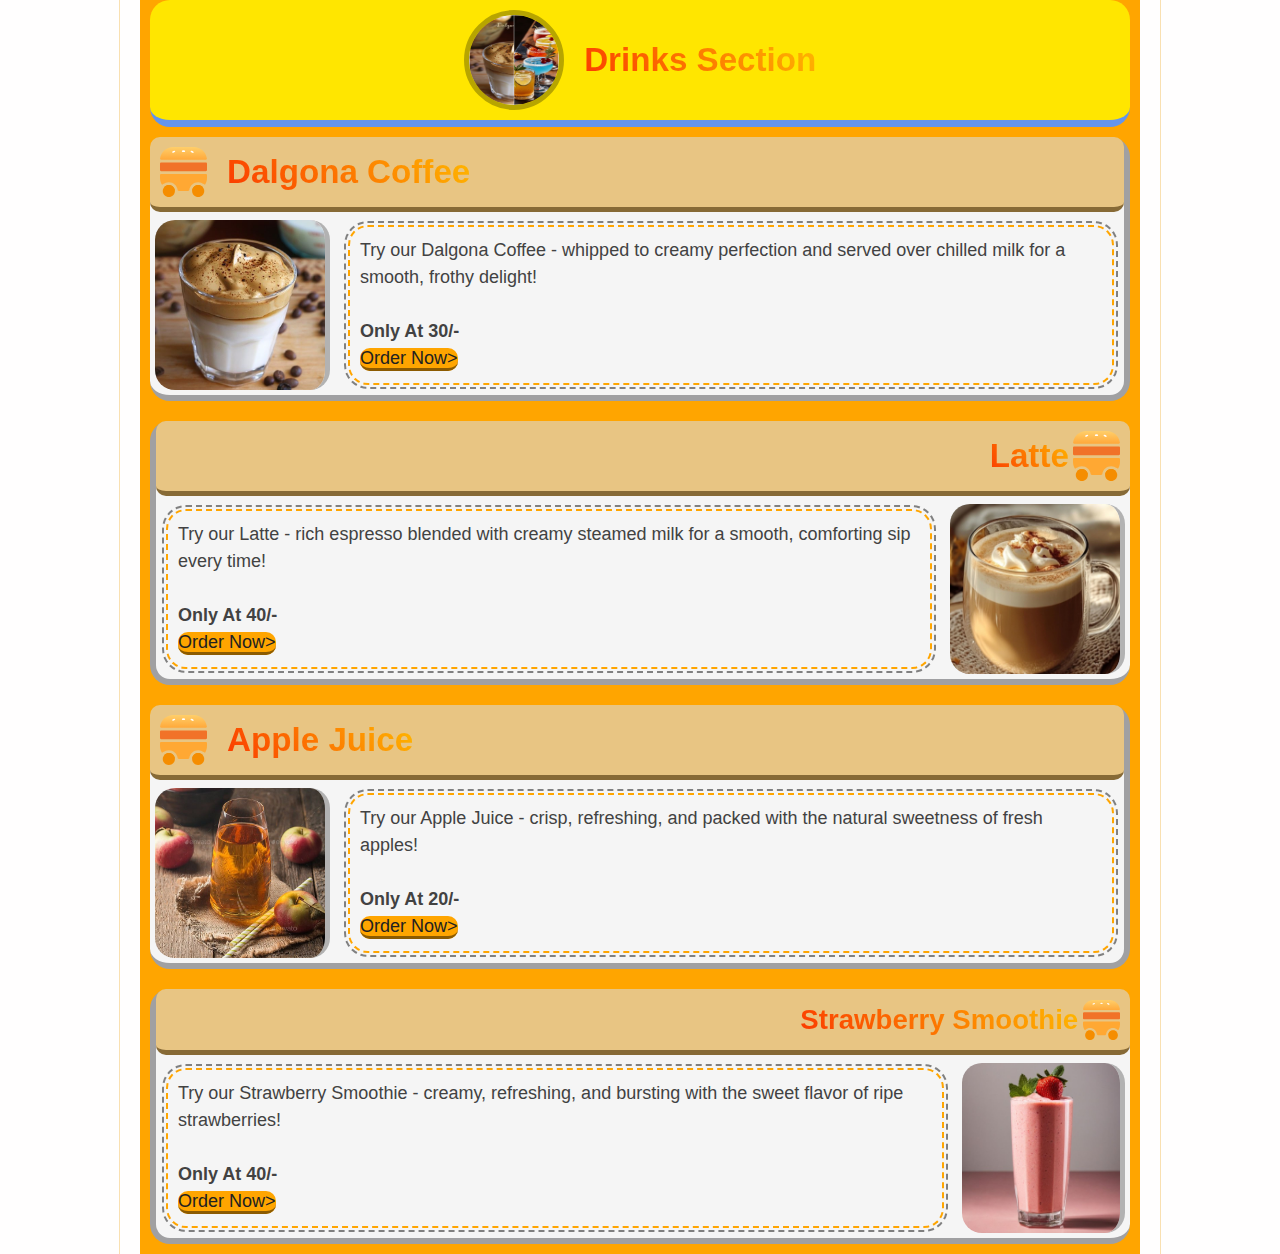
<file: Drinks.html>
<!DOCTYPE html>
<html lang="en">
<head>
    <meta charset="utf-8">
    <meta http-equiv="X-UA-Compatible" content="IE=edge">
    <meta name="viewport" content="width=device-width, initial-scale=1">

    <!-- ===============================================-->
    <!--    Document Title-->
    <!-- ===============================================-->
    <title>Drinks</title>


    <!-- ===============================================-->
    <!--    Favicons-->
    <!-- ===============================================-->
    <link rel="apple-touch-icon" sizes="180x180" href="assets/img/favicons/apple-touch-icon.png">
    <link rel="icon" type="image/png" sizes="32x32" href="assets/img/favicons/favicon-32x32.png">
    <link rel="icon" type="image/png" sizes="16x16" href="assets/img/favicons/favicon-16x16.png">
    <link rel="shortcut icon" type="image/x-icon" href="assets/img/favicons/favicon.ico">
    <link rel="manifest" href="assets/img/favicons/manifest.json">
    <meta name="msapplication-TileImage" content="assets/img/favicons/mstile-150x150.png">
    <meta name="theme-color" content="#ffffff">


    <!-- ===============================================-->
    <!--    Stylesheets-->
    <!-- ===============================================-->
    <link href="assets/css/theme.css" rel="stylesheet" />
    <style>
        body{
            min-width: 400px;
            max-width: 1000px;
            margin: auto;
        }
        main{
            display: grid;
            grid-template-rows: auto repeat(4,auto);
        }
        .h{
            text-align: center;
            margin: 0px 10px;
            padding:10px;
            border-bottom: 7px solid cornflowerblue;
            border-radius: 20px;
            align-self: center;
        }
        .item1,.item2,.item3,.item4{
            border-bottom: 6px solid rgb(160, 160, 162);
            background-color:whitesmoke;
            border-radius: 20px;
        }
        .item1:hover,.item2:hover,.item3:hover,.item4:hover{
            animation: ease-in;
            transform: scale(1.05);
        }
        .item1,.item3{
            margin:10px;
            display: grid;
            grid-template-rows: 1fr auto;
            grid-template-columns:auto 3fr;
            grid-gap:3px;
            border-right: 6px solid rgb(160, 160, 162);
            height: auto;
        }
        .item2,.item4{
            margin:10px;
            display: grid;
            grid-template-rows: 1fr auto;
            grid-template-columns:3fr auto;
            grid-gap:3px;
            border-left: 6px solid rgb(160, 160, 162);
            height:auto;
        }
        .n{
            padding: 10px;
            background-color:rgb(232, 197, 131);
            border-bottom: 5px solid rgb(135, 106, 54);
            border-radius: 10px;
        }
        .c{
            font-size: large;
            margin: 10px;
            padding: 10px;
            border: 2px dashed orange;
            border-radius: 20px;
            outline: 2px dashed gray;
            outline-offset: 2px;
            height: auto;
        }
        .img{
            margin: 5px;
        }
        .imgc{
            border-right:5px solid rgba(0, 0, 0, 0.271);
            border-radius: 20px;
        }
    </style>
</head>
<body>
    <main style="background-color: orange;outline: 1px solid rgb(249, 224, 177);outline-offset: 20px;">
        <div class="h" style="background-color: rgb(255, 230, 0);">
                <img class="d-inline-block" src="assets/img/gallery/collageDrinks.jpg" alt="logo" style="height: 100px;width: 100px;border:5px solid rgba(0, 0, 0, 0.284);border-radius: 50px;"/>
                <span class="text-500 fs-4 fw-bold ms-3 text-gradient" style="text-decoration: dashed;  vertical-align: middle; background-color:rgb(249, 224, 177);">Drinks Section</span>
        </div>
        <div class="item1" >
            <div class="n" style="grid-column: span 2;">
                <img class="d-inline-block" src="assets/img/gallery/logo.svg" alt="logo" style="height: 50px;"/>
                <span class="text-1000 fs-4 fw-bold ms-3 text-gradient" style="vertical-align: middle;">Dalgona Coffee</span>
            </div>
            <div class="img">
                <img src="assets/img/gallery/dalgonacoffe.jpg" alt="veggiPizza" class="imgc" style="height: 170px;align-self: center;justify-self: center;">
            </div>
            <div class="c">
                Try our Dalgona Coffee - whipped to creamy perfection and served over chilled milk for a smooth, frothy delight!
                 <br><br><b>Only At 30/-</b><br>
                 <a href="index.html#home" style="width: 50px;height:100px;background-color: orange;border-radius: 10px;border-bottom: 3px solid rgb(140, 91, 1);"> Order Now&gt; </a>
            </div>  
        </div>
        <div class="item2">
            <div class="n" style="text-align: end;grid-column: span 2;">
                <span class="text-1000 fs-4 fw-bold ms-3 text-gradient" style="vertical-align: middle;">Latte</span>
                <img class="d-inline-block" src="assets/img/gallery/logo.svg" alt="logo" style="height: 50px;"/>
            </div>
            <div class="c">
                Try our Latte - rich espresso blended with creamy steamed milk for a smooth, comforting sip every time!
                  <br><br><b>Only At 40/-</b><br>
                 <a href="index.html#home" style="width: 50px;height:100px;background-color: orange;border-radius: 10px;border-bottom: 3px solid rgb(140, 91, 1);"> Order Now&gt; </a>
            </div>
            <div class="img">
               <img src="assets/img/gallery/latte.jpg" alt="veggiPizza" class="imgc" style="height: 170px;align-self: center;justify-self: center;">
            </div>
        </div>
        <div class="item3">
            <div class="n" style="grid-column: span 2;">
                <img class="d-inline-block" src="assets/img/gallery/logo.svg" alt="logo" style="height: 50px;"/>
                <span class="text-1000 fs-4 fw-bold ms-3 text-gradient" style="vertical-align: middle;">Apple Juice</span>
            </div>
            <div class="img">
                <img src="assets/img/gallery/appleJuice.jpg" alt="veggiPizza" class="imgc" style="height: 170px;align-self: center;justify-self: center;">
            </div>
            <div class="c">
               Try our Apple Juice - crisp, refreshing, and packed with the natural sweetness of fresh apples!
                 <br><br><b>Only At 20/-</b><br>
                 <a href="index.html#home" style="width: 50px;height:100px;background-color: orange;border-radius: 10px;border-bottom: 3px solid rgb(140, 91, 1);"> Order Now&gt; </a>
            </div>
        </div>
        <div class="item4">
            <div class="n" style="text-align: end;grid-column: span 2;">
                <span class="text-1000 fs-3 fw-bold ms-0 text-gradient" style="vertical-align: middle;">Strawberry Smoothie</span>
                <img class="d-inline-block" src="assets/img/gallery/logo.svg" alt="logo" style="height: 40px;"/>
            </div>
            <div class="c">
                Try our Strawberry Smoothie - creamy, refreshing, and bursting with the sweet flavor of ripe strawberries!
                   <br><br><b>Only At 40/-</b><br>
                 <a href="index.html#home" style="width: 50px;height:100px;background-color: orange;border-radius: 10px;border-bottom: 3px solid rgb(140, 91, 1);"> Order Now&gt; </a>
            </div>
            <div class="img">
                <img src="assets/img/gallery/StrawSmoothie.jpg" alt="veggiPizza" class="imgc" style="height: 170px;align-self: center;justify-self: center;">
            </div>
        </div>
    </main>
</body>
</html>
</file>
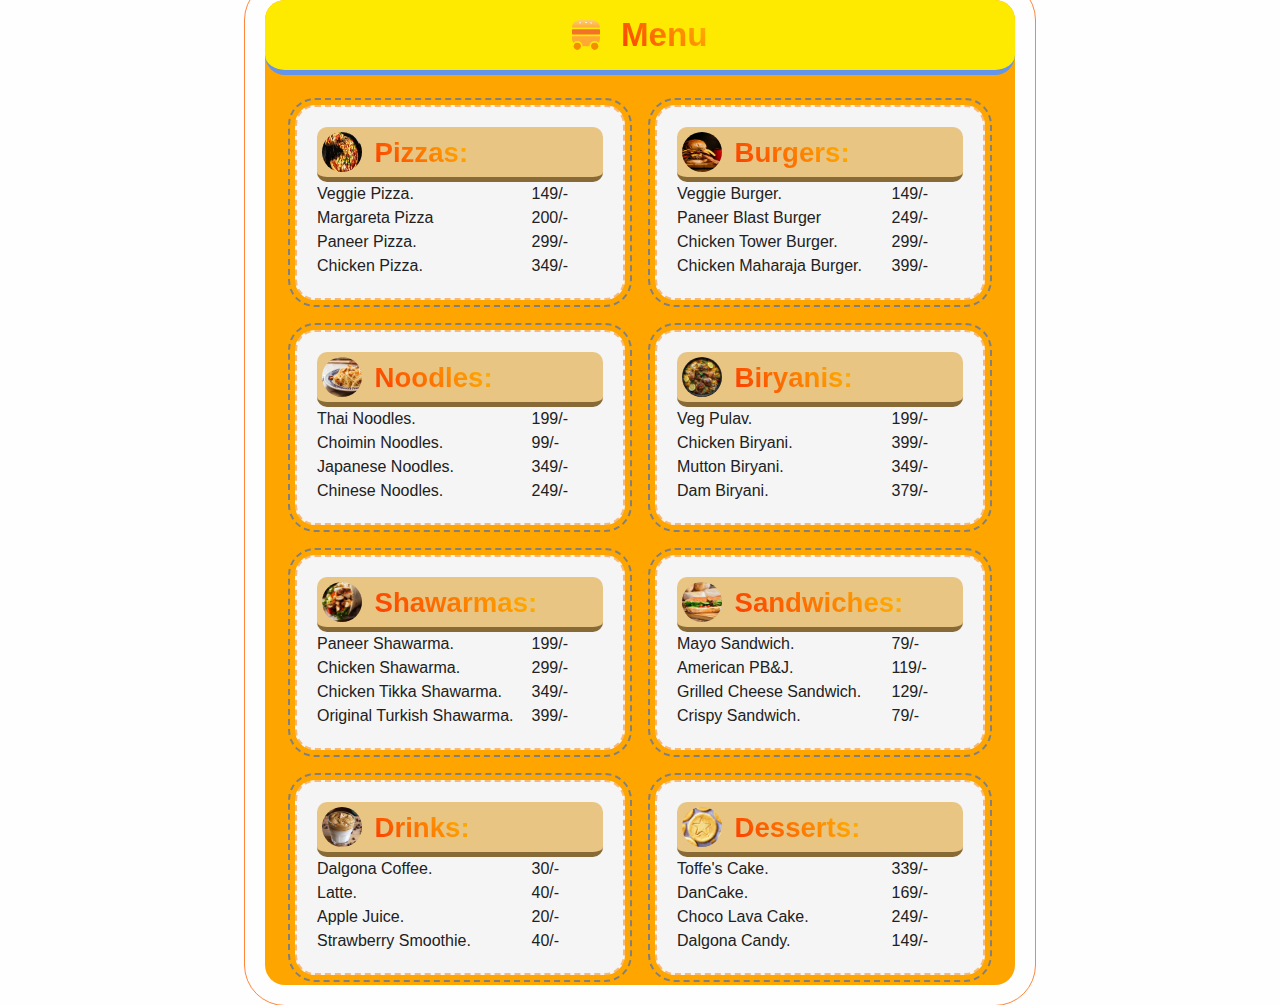
<file: menu.html>
<!DOCTYPE html>
<html lang="en">
<head>
    <meta charset="utf-8">
    <meta http-equiv="X-UA-Compatible" content="IE=edge">
    <meta name="viewport" content="width=device-width, initial-scale=1">


    <!-- ===============================================-->
    <!--    Document Title-->
    <!-- ===============================================-->
    <title>Wagon Menu</title>


    <!-- ===============================================-->
    <!--    Favicons-->
    <!-- ===============================================-->
    <link rel="apple-touch-icon" sizes="180x180" href="assets/img/favicons/apple-touch-icon.png">
    <link rel="icon" type="image/png" sizes="32x32" href="assets/img/favicons/favicon-32x32.png">
    <link rel="icon" type="image/png" sizes="16x16" href="assets/img/favicons/favicon-16x16.png">
    <link rel="shortcut icon" type="image/x-icon" href="assets/img/favicons/favicon.ico">
    <link rel="manifest" href="assets/img/favicons/manifest.json">
    <meta name="msapplication-TileImage" content="assets/img/favicons/mstile-150x150.png">
    <meta name="theme-color" content="#ffffff">


    <!-- ===============================================-->
    <!--    Stylesheets-->
    <!-- ===============================================-->
    <link href="assets/css/theme.css" rel="stylesheet" />
    <style>
        body{
            min-width: 400px;
            max-width: 750px;
            margin: auto;
        }
        .menu{
            border-radius: 20px;
            outline: 1px double rgba(255, 98, 0, 0.775);
            outline-offset: 20px;
            background-color: orange;
        }
        .s1{
            grid-column: 1 / 3;
            text-align: center;
            padding:10px;
            background-color: rgb(254, 233, 1);
            border-bottom: 5px solid cornflowerblue;
            border-radius: 20px;
        }
        ul{
            font-family:'Segoe UI', Tahoma, Geneva, Verdana, sans-serif;
            margin-left: 50px;
        }
        .s2,.s3,.s4,.s5,.s6,.s7,.s8,.s9{
            margin: 10px;
            padding: 20px;
            background-color:whitesmoke;
            border: 2px dashed rgba(248, 147, 46, 0.615);
            outline: 2px dashed gray;
            outline-offset: 5px;
            border-radius: 20px;
        }
        .itrs{
            display: grid;
            grid-template-rows: repeat(4,1fr);
            grid-template-columns: 3fr 1fr;
        }
        a{
            height:fit-content;
        }
        a:hover{
            transform:scale(1.05);
        }
        .responsive{
            margin: 20px;
            display:grid;
            grid-template-columns: repeat(auto-fit,minmax(250px,5fr));
            grid-template-rows: repeat(4,1fr);
            grid-gap: 10px 10px;
        }
        .h{
            background-color:rgb(232, 197, 131);
            border-bottom: 5px solid rgb(135, 106, 54);
            border-radius: 10px;
            height: 55px;
            padding: 5px;
        }
    </style>
</head>
<body>
    <div class="menu">
        <div class="s1">
                <img class="d-inline-block" src="assets/img/gallery/logo.svg" alt="logo"/>
                <span class="text-500 fs-4 fw-bold ms-3 text-gradient" style="text-decoration: dashed;vertical-align: middle;">Menu</span>
        </div>
        <div class="responsive">
            <a href="pizza.html" target="_self">
                <div class="s2">
                    <div class="h"><img class="d-inline-block" src="assets/img/gallery/pizza.png" alt="logo" style="width: 40px;height: 40px; border-radius: 20px;"/>
                    <span class="text-1000 fs-3 fw-bold ms-2 text-gradient" style="vertical-align: middle;">Pizzas:</span></div>
                    <div class="itrs">
                        <div class="it1">Veggie Pizza.</div>
                        <div class="p1">149/-</div>
                        <div class="it1">Margareta Pizza</div>
                        <div class="p1">200/-</div>
                        <div class="it1">Paneer Pizza.</div>
                        <div class="p1">299/-</div>
                        <div class="it1">Chicken Pizza.</div>
                        <div class="p1">349/-</div>
                    </div>
                </div>
            </a>
            <a href="burger.html" target="_self">
                <div class="s3">
                <div class="h"><img class="d-inline-block" src="assets/img/gallery/burger.png" alt="logo" style="width: 40px;height: 40px; border-radius: 20px;"/>
                <span class="text-1000 fs-3 fw-bold ms-2 text-gradient" style="vertical-align: middle;">Burgers:</span></div>
                <div class="itrs">
                    <div class="it1">Veggie Burger.</div>
                    <div class="p1">149/-</div>
                    <div class="it1">Paneer Blast Burger</div>
                    <div class="p1">249/-</div>
                    <div class="it1">Chicken Tower Burger.</div>
                    <div class="p1">299/-</div>
                    <div class="it1">Chicken Maharaja Burger.</div>
                    <div class="p1">399/-</div>
                </div>
            </div>
            </a>
            <a href="noodle.html" target="_self">
                <div class="s4">
                <div class="h"><img class="d-inline-block" src="assets/img/gallery/noodles.png" alt="logo" style="width: 40px;height: 40px; border-radius: 20px;"/>
                <span class="text-1000 fs-3 fw-bold ms-2 text-gradient" style="vertical-align: middle;">Noodles:</span></div>
                <div class="itrs">
                    <div class="it1">Thai Noodles.</div>
                    <div class="p1">199/-</div>
                    <div class="it1">Choimin Noodles.</div>
                    <div class="p1">99/-</div>
                    <div class="it1">Japanese Noodles.</div>
                    <div class="p1">349/-</div>
                    <div class="it1">Chinese Noodles.</div>
                    <div class="p1">249/-</div>
                </div>
            </div>
            </a>
            <a href="Biryani.html" target="_self">
                <div class="s5">
                <div class="h"><img class="d-inline-block" src="assets/img/gallery/biryani.jpg" alt="logo" style="width: 40px;height: 40px; border-radius: 20px;"/>
                <span class="text-1000 fs-3 fw-bold ms-2 text-gradient" style="vertical-align: middle;">Biryanis:</span></div>
                <div class="itrs">
                    <div class="it1">Veg Pulav.</div>
                    <div class="p1">199/-</div>
                    <div class="it1">Chicken Biryani.</div>
                    <div class="p1">399/-</div>
                    <div class="it1">Mutton Biryani.</div>
                    <div class="p1">349/-</div>
                    <div class="it1">Dam Biryani.</div>
                    <div class="p1">379/-</div>
                </div>
            </div>
            </a>
            <a href="shawarma.html" target="_self">
                <div class="s6">
                <div class="h"><img class="d-inline-block" src="assets/img/gallery/shawarma.jpg" alt="logo" style="width: 40px;height: 40px; border-radius: 20px;"/>
                <span class="text-1000 fs-3 fw-bold ms-2 text-gradient" style="vertical-align: middle;">Shawarmas:</span></div>
                <div class="itrs">
                    <div class="it1">Paneer Shawarma.</div>
                    <div class="p1">199/-</div>
                    <div class="it1">Chicken Shawarma.</div>
                    <div class="p1">299/-</div>
                    <div class="it1">Chicken Tikka Shawarma.</div>
                    <div class="p1">349/-</div>
                    <div class="it1">Original Turkish Shawarma.</div>
                    <div class="p1">399/-</div>
                </div>
            </div>
            </a>
            <a href="Sandwich.html" target="_self">
                <div class="s7">
                <div class="h"><img class="d-inline-block" src="assets/img/gallery/sub-sandwich.png" alt="logo" style="width: 40px;height: 40px; border-radius: 20px;"/>
                <span class="text-1000 fs-3 fw-bold ms-2 text-gradient" style="vertical-align: middle;">Sandwiches:</span></div>
                <div class="itrs">
                    <div class="it1">Mayo Sandwich.</div>
                    <div class="p1">79/-</div>
                    <div class="it1">American PB&J.</div>
                    <div class="p1">119/-</div>
                    <div class="it1">Grilled Cheese Sandwich.</div>
                    <div class="p1">129/-</div>
                    <div class="it1">Crispy Sandwich.</div>
                    <div class="p1">79/-</div>
                </div>
            </div>
            </a>
            <a href="Drinks.html" target="_self">
                <div class="s8">
                <div class="h"><img class="d-inline-block" src="assets/img/gallery/dalgonacoffe.jpg" alt="logo" style="width: 40px;height: 40px; border-radius: 20px;"/>
                <span class="text-1000 fs-3 fw-bold ms-2 text-gradient" style="vertical-align: middle;">Drinks:</span></div>
                <div class="itrs">
                    <div class="it1">Dalgona Coffee.</div>
                    <div class="p1">30/-</div>
                    <div class="it1">Latte.</div>
                    <div class="p1">40/-</div>
                    <div class="it1">Apple Juice.</div>
                    <div class="p1">20/-</div>
                    <div class="it1">Strawberry Smoothie.</div>
                    <div class="p1">40/-</div>
                </div>
            </div>
            </a>
            <a href="Desserts.html" target="_self">
                <div class="s9">
                <div class="h"><img class="d-inline-block" src="assets/img/gallery/dalgonacandy.jpg" alt="logo" style="width: 40px;height: 40px; border-radius: 20px;"/>
                <span class="text-1000 fs-3 fw-bold ms-2 text-gradient" style="vertical-align: middle;">Desserts:</span></div>
                <div class="itrs">
                    <div class="it1">Toffe's Cake.</div>
                    <div class="p1">339/-</div>
                    <div class="it1">DanCake.</div>
                    <div class="p1">169/-</div>
                    <div class="it1">Choco Lava Cake.</div>
                    <div class="p1">249/-</div>
                    <div class="it1">Dalgona Candy.</div>
                    <div class="p1">149/-</div>
                </div>
            </div>
            </a>
        </div>
    </div>
    
</body>
</html>
</file>
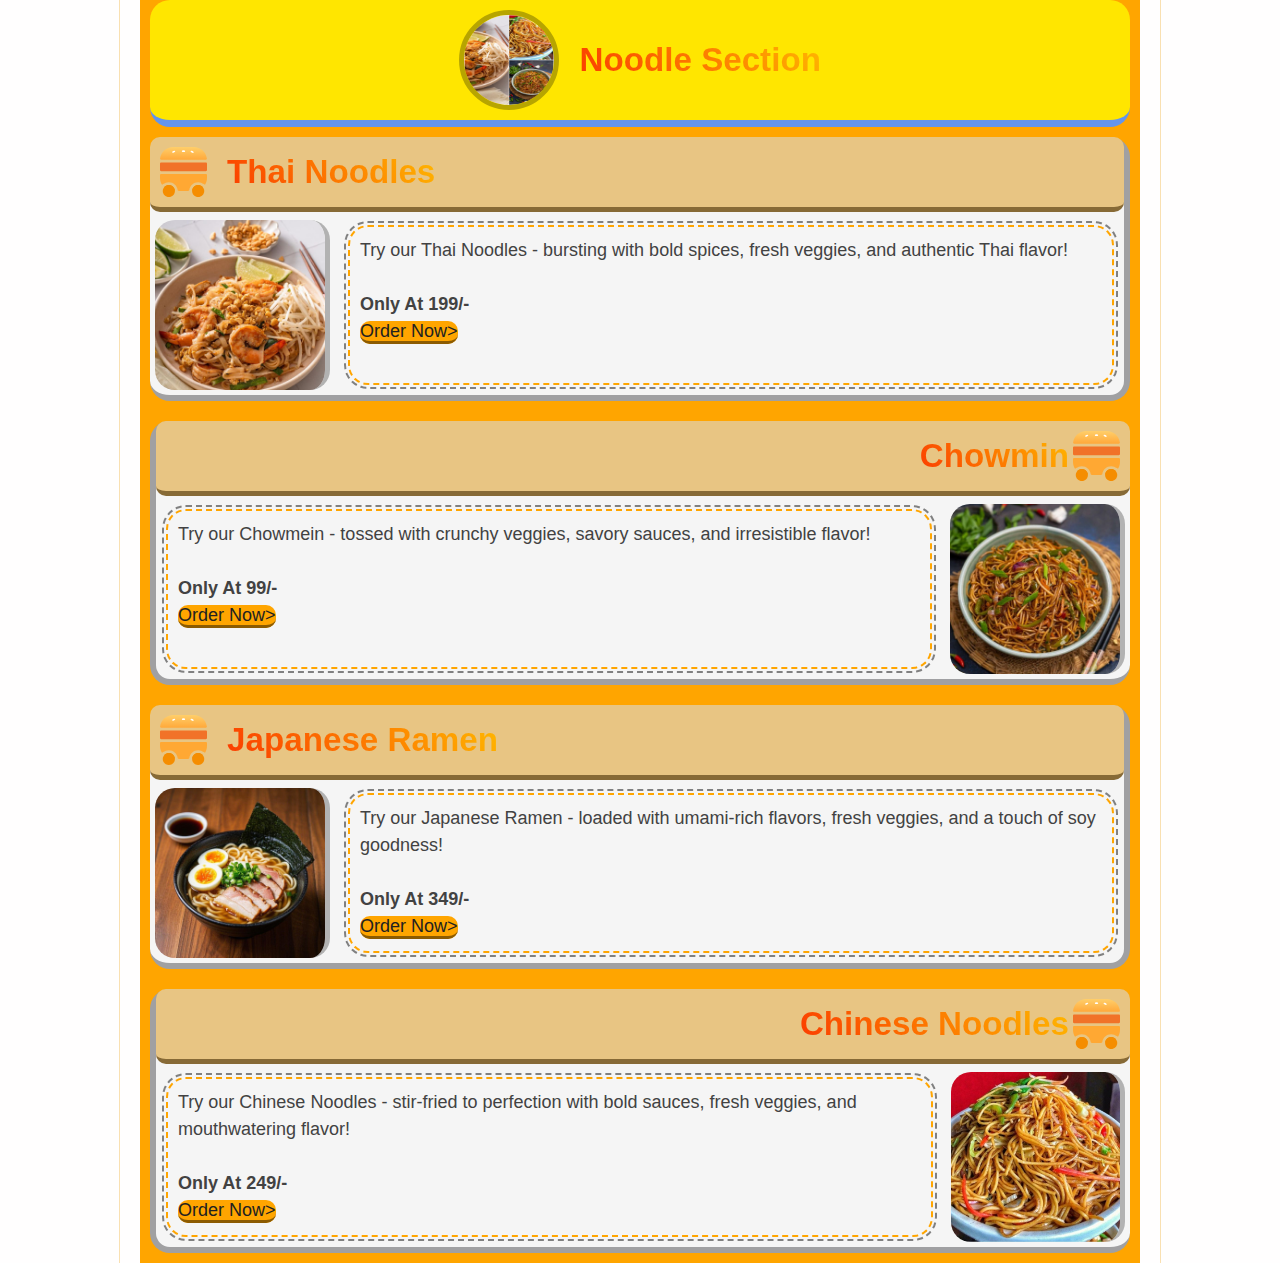
<file: noodle.html>
<!DOCTYPE html>
<html lang="en">
<head>
    <meta charset="utf-8">
    <meta http-equiv="X-UA-Compatible" content="IE=edge">
    <meta name="viewport" content="width=device-width, initial-scale=1">

    <!-- ===============================================-->
    <!--    Document Title-->
    <!-- ===============================================-->
    <title>Noodle</title>


    <!-- ===============================================-->
    <!--    Favicons-->
    <!-- ===============================================-->
    <link rel="apple-touch-icon" sizes="180x180" href="assets/img/favicons/apple-touch-icon.png">
    <link rel="icon" type="image/png" sizes="32x32" href="assets/img/favicons/favicon-32x32.png">
    <link rel="icon" type="image/png" sizes="16x16" href="assets/img/favicons/favicon-16x16.png">
    <link rel="shortcut icon" type="image/x-icon" href="assets/img/favicons/favicon.ico">
    <link rel="manifest" href="assets/img/favicons/manifest.json">
    <meta name="msapplication-TileImage" content="assets/img/favicons/mstile-150x150.png">
    <meta name="theme-color" content="#ffffff">


    <!-- ===============================================-->
    <!--    Stylesheets-->
    <!-- ===============================================-->
    <link href="assets/css/theme.css" rel="stylesheet" />
    <style>
        body{
            min-width: 400px;
            max-width: 1000px;
            margin: auto;
        }
        main{
            display: grid;
            grid-template-rows: auto repeat(4,auto);
        }
        .h{
            text-align: center;
            margin: 0px 10px;
            padding:10px;
            border-bottom: 7px solid cornflowerblue;
            border-radius: 20px;
            align-self: center;
        }
        .item1,.item2,.item3,.item4{
            border-bottom: 6px solid rgb(160, 160, 162);
            background-color:whitesmoke;
            border-radius: 20px;
        }
        .item1:hover,.item2:hover,.item3:hover,.item4:hover{
            animation: ease-in;
            transform: scale(1.05);
        }
        .item1,.item3{
            margin:10px;
            display: grid;
            grid-template-rows: 1fr auto;
            grid-template-columns:auto 3fr;
            grid-gap:3px;
            border-right: 6px solid rgb(160, 160, 162);
            height: auto;
        }
        .item2,.item4{
            margin:10px;
            display: grid;
            grid-template-rows: 1fr auto;
            grid-template-columns:3fr auto;
            grid-gap:3px;
            border-left: 6px solid rgb(160, 160, 162);
            height:auto;
        }
        .n{
            padding: 10px;
            background-color:rgb(232, 197, 131);
            border-bottom: 5px solid rgb(135, 106, 54);
            border-radius: 10px;
        }
        .c{
            font-size: large;
            margin: 10px;
            padding: 10px;
            border: 2px dashed orange;
            border-radius: 20px;
            outline: 2px dashed gray;
            outline-offset: 2px;
            height: auto;
        }
        .img{
            margin: 5px;
        }
        .imgc{
            border-right:5px solid rgba(0, 0, 0, 0.271);
            border-radius: 20px;
        }
    </style>
</head>
<body>
    <main style="background-color: orange;outline: 1px solid rgb(249, 224, 177);outline-offset: 20px;">
        <div class="h" style="background-color: rgb(255, 230, 0);">
                <img class="d-inline-block" src="assets/img/gallery/collageNoodle.jpg" alt="logo" style="height: 100px;width: 100px;border:5px solid rgba(0, 0, 0, 0.284);border-radius: 50px;"/>
                <span class="text-500 fs-4 fw-bold ms-3 text-gradient" style="text-decoration: dashed;  vertical-align: middle; background-color:rgb(249, 224, 177);">Noodle Section</span>
        </div>
        <div class="item1" >
            <div class="n" style="grid-column: span 2;">
                <img class="d-inline-block" src="assets/img/gallery/logo.svg" alt="logo" style="height: 50px;"/>
                <span class="text-1000 fs-4 fw-bold ms-3 text-gradient" style="vertical-align: middle;">Thai Noodles</span>
            </div>
            <div class="img">
                <img src="assets/img/gallery/ThaiNoodles.jpg" alt="veggiPizza" class="imgc" style="height: 170px;align-self: center;justify-self: center;">
            </div>
            <div class="c">
                Try our Thai Noodles - bursting with bold spices, fresh veggies, and authentic Thai flavor!
                 <br><br><b>Only At 199/-</b><br>
                 <a href="index.html#home" style="width: 50px;height:100px;background-color: orange;border-radius: 10px;border-bottom: 3px solid rgb(140, 91, 1);"> Order Now&gt; </a>
            </div>  
        </div>
        <div class="item2">
            <div class="n" style="text-align: end;grid-column: span 2;">
                <span class="text-1000 fs-4 fw-bold ms-3 text-gradient" style="vertical-align: middle;">Chowmin</span>
                <img class="d-inline-block" src="assets/img/gallery/logo.svg" alt="logo" style="height: 50px;"/>
            </div>
            <div class="c">
                Try our Chowmein - tossed with crunchy veggies, savory sauces, and irresistible flavor!
                  <br><br><b>Only At 99/-</b><br>
                 <a href="index.html#home" style="width: 50px;height:100px;background-color: orange;border-radius: 10px;border-bottom: 3px solid rgb(140, 91, 1);"> Order Now&gt; </a>
            </div>
            <div class="img">
               <img src="assets/img/gallery/Chowmin.jpg" alt="veggiPizza" class="imgc" style="height: 170px;align-self: center;justify-self: center;">
            </div>
        </div>
        <div class="item3">
            <div class="n" style="grid-column: span 2;">
                <img class="d-inline-block" src="assets/img/gallery/logo.svg" alt="logo" style="height: 50px;"/>
                <span class="text-1000 fs-4 fw-bold ms-3 text-gradient" style="vertical-align: middle;">Japanese Ramen</span>
            </div>
            <div class="img">
                <img src="assets/img/gallery/ramen.jpg" alt="veggiPizza" class="imgc" style="height: 170px;align-self: center;justify-self: center;">
            </div>
            <div class="c">
               Try our Japanese Ramen - loaded with umami-rich flavors, fresh veggies, and a touch of soy goodness!
                 <br><br><b>Only At 349/-</b><br>
                 <a href="index.html#home" style="width: 50px;height:100px;background-color: orange;border-radius: 10px;border-bottom: 3px solid rgb(140, 91, 1);"> Order Now&gt; </a>
            </div>
        </div>
        <div class="item4">
            <div class="n" style="text-align: end;grid-column: span 2;">
                <span class="text-1000 fs-4 fw-bold ms-3 text-gradient" style="vertical-align: middle;">Chinese Noodles</span>
                <img class="d-inline-block" src="assets/img/gallery/logo.svg" alt="logo" style="height: 50px;"/>
            </div>
            <div class="c">
                Try our Chinese Noodles - stir-fried to perfection with bold sauces, fresh veggies, and mouthwatering flavor!
                   <br><br><b>Only At 249/-</b><br>
                 <a href="index.html#home" style="width: 50px;height:100px;background-color: orange;border-radius: 10px;border-bottom: 3px solid rgb(140, 91, 1);"> Order Now&gt; </a>
            </div>
            <div class="img">
                <img src="assets/img/gallery/ChineseNoodles.jpg" alt="veggiPizza" class="imgc" style="height: 170px;align-self: center;justify-self: center;">
            </div>
        </div>
    </main>
</body>
</html>
</file>
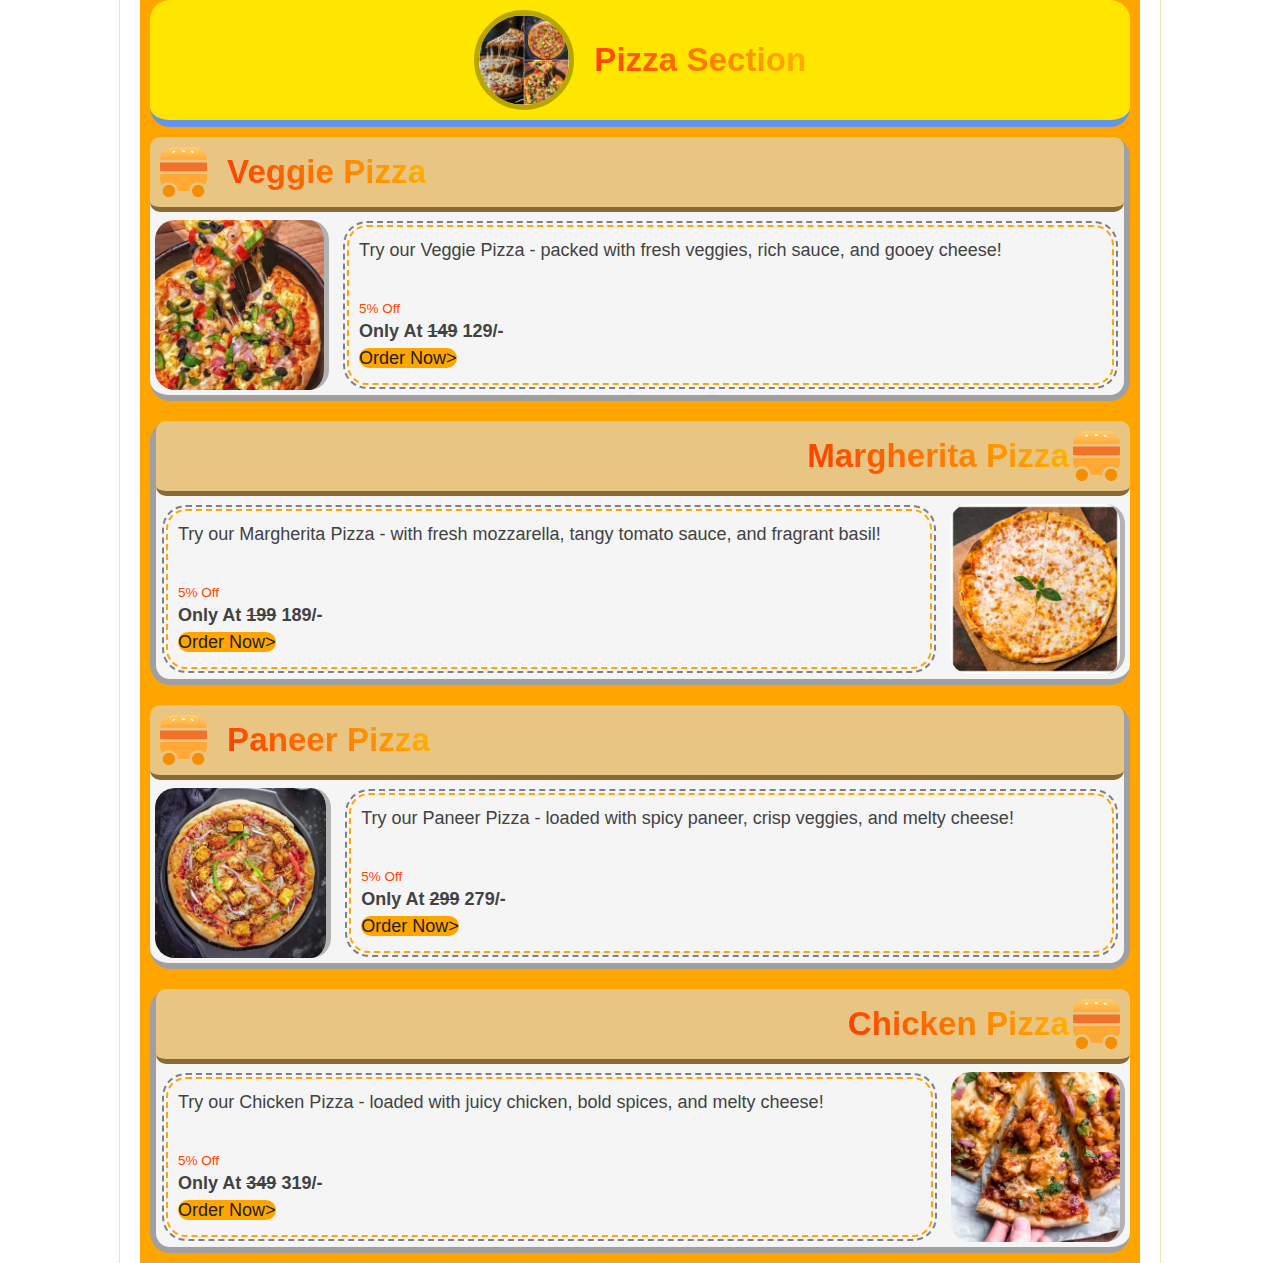
<file: pizza.html>
<!DOCTYPE html>
<html lang="en">
<head>
    <meta charset="utf-8">
    <meta http-equiv="X-UA-Compatible" content="IE=edge">
    <meta name="viewport" content="width=device-width, initial-scale=1">

    <!-- ===============================================-->
    <!--    Document Title-->
    <!-- ===============================================-->
    <title>pizza</title>


    <!-- ===============================================-->
    <!--    Favicons-->
    <!-- ===============================================-->
    <link rel="apple-touch-icon" sizes="180x180" href="assets/img/favicons/apple-touch-icon.png">
    <link rel="icon" type="image/png" sizes="32x32" href="assets/img/favicons/favicon-32x32.png">
    <link rel="icon" type="image/png" sizes="16x16" href="assets/img/favicons/favicon-16x16.png">
    <link rel="shortcut icon" type="image/x-icon" href="assets/img/favicons/favicon.ico">
    <link rel="manifest" href="assets/img/favicons/manifest.json">
    <meta name="msapplication-TileImage" content="assets/img/favicons/mstile-150x150.png">
    <meta name="theme-color" content="#ffffff">


    <!-- ===============================================-->
    <!--    Stylesheets-->
    <!-- ===============================================-->
    <link href="assets/css/theme.css" rel="stylesheet" />
    <style>
        body{
            min-width: 400px;
            max-width: 1000px;
            margin: auto;
        }
        main{
            display: grid;
            grid-template-rows: auto repeat(4,auto);
        }
        .h{
            text-align: center;
            margin: 0px 10px;
            padding:10px;
            border-bottom: 7px solid cornflowerblue;
            border-radius: 20px;
            align-self: center;
        }
        .item1,.item2,.item3,.item4{
            border-bottom: 6px solid rgb(160, 160, 162);
            background-color:whitesmoke;
            border-radius: 20px;
        }
        .item1:hover,.item2:hover,.item3:hover,.item4:hover{
            animation: ease-in;
            transform: scale(1.05);
        }
        .item1,.item3{
            margin:10px;
            display: grid;
            grid-template-rows: 1fr auto;
            grid-template-columns:auto 3fr;
            grid-gap:3px;
            border-right: 6px solid rgb(160, 160, 162);
            height: auto;
        }
        .item2,.item4{
            margin:10px;
            display: grid;
            grid-template-rows: 1fr auto;
            grid-template-columns:3fr auto;
            grid-gap:3px;
            border-left: 6px solid rgb(160, 160, 162);
            height:auto;
        }
        .n{
            padding: 10px;
            background-color:rgb(232, 197, 131);
            border-bottom: 5px solid rgb(135, 106, 54);
            border-radius: 10px;
        }
        .c{
            font-size: large;
            margin: 10px;
            padding: 10px;
            border: 2px dashed orange;
            border-radius: 20px;
            outline: 2px dashed gray;
            outline-offset: 2px;
            height: auto;
        }
        .img{
            margin: 5px;
        }
        .imgc{
            border-right:5px solid rgba(0, 0, 0, 0.271);
            border-radius: 20px;
        }
    </style>
</head>
<body>
    <main style="background-color: orange;outline: 1px solid rgb(249, 224, 177);outline-offset: 20px;">
        <div class="h" style="background-color: rgb(255, 230, 0);">
                <img class="d-inline-block" src="assets/img/gallery/collagePizza.jpg" alt="logo" style="height: 100px;border:5px solid rgba(0, 0, 0, 0.284);border-radius: 50px;"/>
                <span class="text-500 fs-4 fw-bold ms-3 text-gradient" style="text-decoration: dashed;  vertical-align: middle; background-color:rgb(249, 224, 177);">Pizza Section</span>
        </div>
        <div class="item1" >
            <div class="n" style="grid-column: span 2;">
                <img class="d-inline-block" src="assets/img/gallery/logo.svg" alt="logo" style="height: 50px;"/>
                <span class="text-1000 fs-4 fw-bold ms-3 text-gradient" style="vertical-align: middle;">Veggie Pizza</span>
            </div>
            <div class="img">
                <img src="assets/img/gallery/veggiepizza.jpg" alt="veggiPizza" class="imgc" style="height: 170px;align-self: center;justify-self: center;">
            </div>
            <div class="c">
                Try our Veggie Pizza - packed with fresh veggies, rich sauce, and gooey cheese!
                 <br><br><sub style="color: orangered;">5% Off</sub><br><b>Only At <span style="text-decoration: line-through;">149</span> 129/-</b><br>
                 <a href="index.html#home" style="width: 50px;height:100px;background-color: orange;border-radius: 10px;"> Order Now&gt; </a>
            </div>  
        </div>
        <div class="item2">
            <div class="n" style="text-align: end;grid-column: span 2;">
                <span class="text-1000 fs-4 fw-bold ms-3 text-gradient" style="vertical-align: middle;">Margherita Pizza</span>
                <img class="d-inline-block" src="assets/img/gallery/logo.svg" alt="logo" style="height: 50px;"/>
            </div>
            <div class="c">
                Try our Margherita Pizza - with fresh mozzarella, tangy tomato sauce, and fragrant basil!
                  <br><br><sub style="color: orangered;">5% Off</sub><br><b>Only At <span style="text-decoration: line-through;">199</span> 189/- </b><br>
                 <a href="index.html#home" style="width: 50px;height:100px;background-color: orange;border-radius: 10px;"> Order Now&gt; </a>
            </div>
            <div class="img">
               <img src="assets/img/gallery/margheritaPizza.jpg" alt="veggiPizza" class="imgc" style="height: 170px;align-self: center;justify-self: center;">
            </div>
        </div>
        <div class="item3">
            <div class="n" style="grid-column: span 2;">
                <img class="d-inline-block" src="assets/img/gallery/logo.svg" alt="logo" style="height: 50px;"/>
                <span class="text-1000 fs-4 fw-bold ms-3 text-gradient" style="vertical-align: middle;">Paneer Pizza</span>
            </div>
            <div class="img">
                <img src="assets/img/gallery/paneerpizza.jpg" alt="veggiPizza" class="imgc" style="height: 170px;align-self: center;justify-self: center;">
            </div>
            <div class="c">
               Try our Paneer Pizza - loaded with spicy paneer, crisp veggies, and melty cheese!
                 <br><br><sub style="color: orangered;">5% Off</sub><br><b>Only At <span style="text-decoration: line-through;">299</span> 279/-</b><br>
                 <a href="index.html#home" style="width: 50px;height:100px;background-color: orange;border-radius: 10px;"> Order Now&gt; </a>
            </div>
        </div>
        <div class="item4">
            <div class="n" style="text-align: end;grid-column: span 2;">
                <span class="text-1000 fs-4 fw-bold ms-3 text-gradient" style="vertical-align: middle;">Chicken Pizza</span>
                <img class="d-inline-block" src="assets/img/gallery/logo.svg" alt="logo" style="height: 50px;"/>
            </div>
            <div class="c">
                Try our Chicken Pizza - loaded with juicy chicken, bold spices, and melty cheese!
                   <br><br><sub style="color: orangered;">5% Off</sub><br><b>Only At <span style="text-decoration: line-through;">349</span> 319/-</b><br>
                 <a href="index.html#home" style="width: 50px;height:100px;background-color: orange;border-radius: 10px;"> Order Now&gt; </a>
            </div>
            <div class="img">
                <img src="assets/img/gallery/chikenPizza.jpg" alt="veggiPizza" class="imgc" style="height: 170px;align-self: center;justify-self: center;">
            </div>
        </div>
    </main>
</body>
</html>
</file>
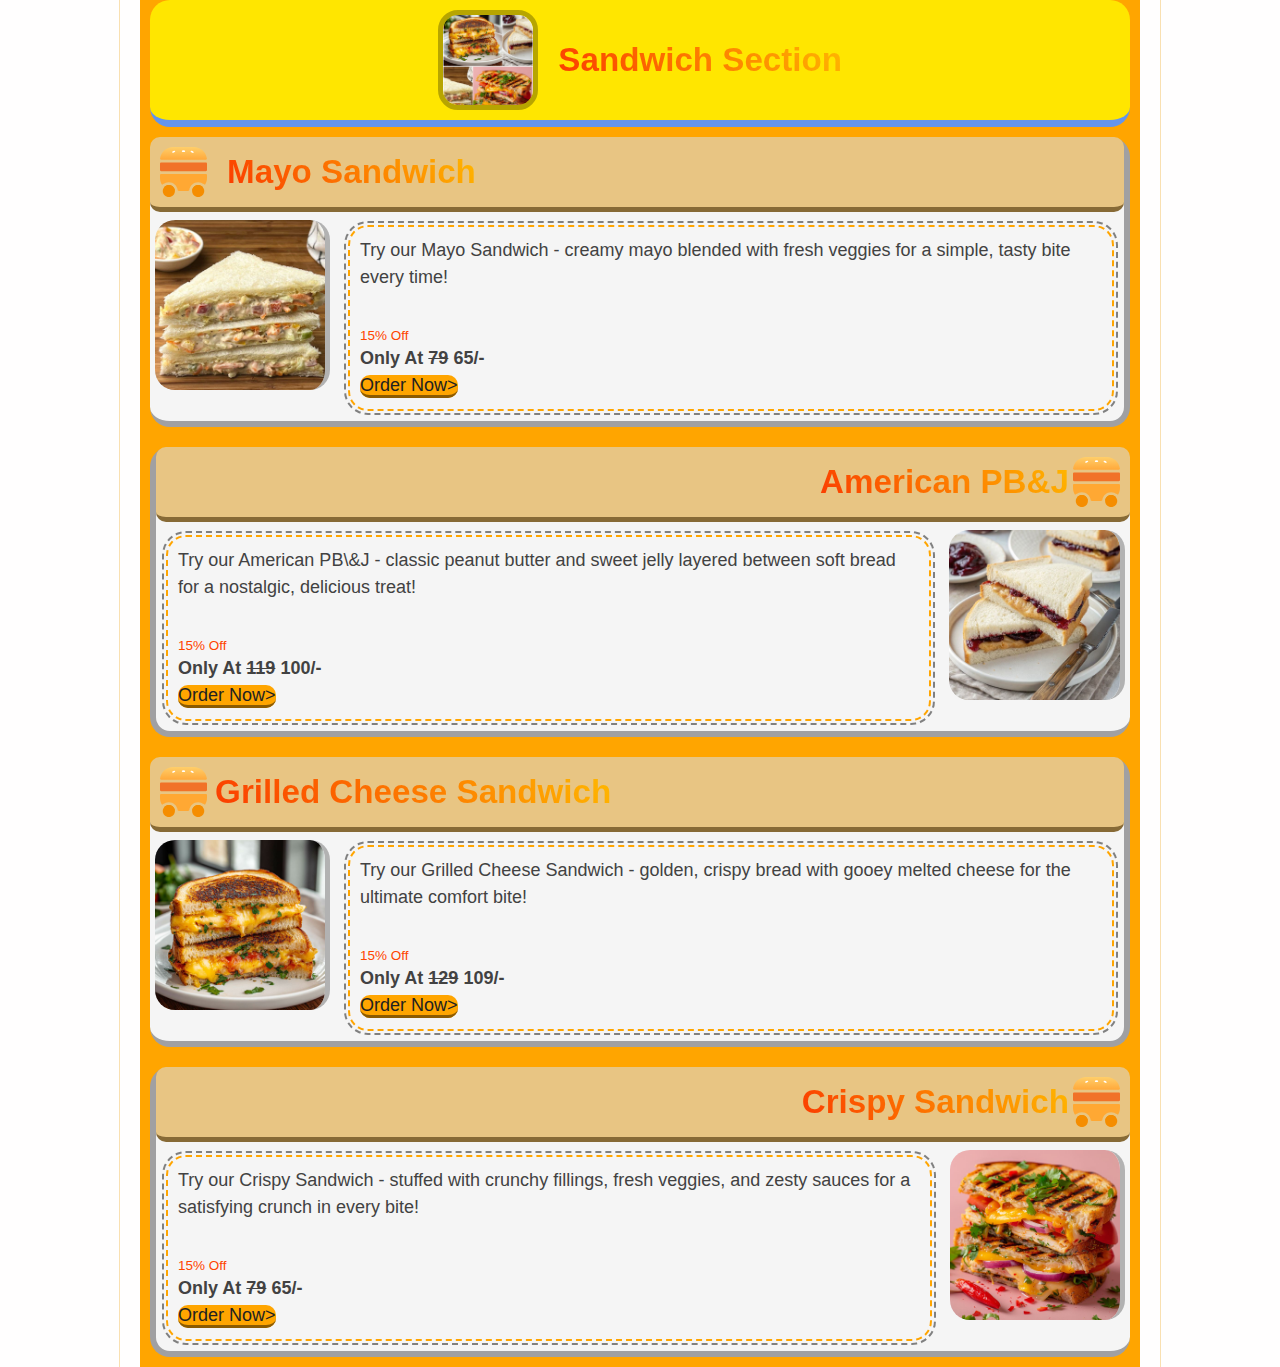
<file: Sandwich.html>
<!DOCTYPE html>
<html lang="en">
<head>
    <meta charset="utf-8">
    <meta http-equiv="X-UA-Compatible" content="IE=edge">
    <meta name="viewport" content="width=device-width, initial-scale=1">

    <!-- ===============================================-->
    <!--    Document Title-->
    <!-- ===============================================-->
    <title>Sandwich</title>


    <!-- ===============================================-->
    <!--    Favicons-->
    <!-- ===============================================-->
    <link rel="apple-touch-icon" sizes="180x180" href="assets/img/favicons/apple-touch-icon.png">
    <link rel="icon" type="image/png" sizes="32x32" href="assets/img/favicons/favicon-32x32.png">
    <link rel="icon" type="image/png" sizes="16x16" href="assets/img/favicons/favicon-16x16.png">
    <link rel="shortcut icon" type="image/x-icon" href="assets/img/favicons/favicon.ico">
    <link rel="manifest" href="assets/img/favicons/manifest.json">
    <meta name="msapplication-TileImage" content="assets/img/favicons/mstile-150x150.png">
    <meta name="theme-color" content="#ffffff">


    <!-- ===============================================-->
    <!--    Stylesheets-->
    <!-- ===============================================-->
    <link href="assets/css/theme.css" rel="stylesheet" />
    <style>
        body{
            min-width: 400px;
            max-width: 1000px;
            margin: auto;
        }
        main{
            display: grid;
            grid-template-rows: auto repeat(4,auto);
        }
        .h{
            text-align: center;
            margin: 0px 10px;
            padding:10px;
            border-bottom: 7px solid cornflowerblue;
            border-radius: 20px;
            align-self: center;
        }
        .item1,.item2,.item3,.item4{
            border-bottom: 6px solid rgb(160, 160, 162);
            background-color:whitesmoke;
            border-radius: 20px;
        }
        .item1:hover,.item2:hover,.item3:hover,.item4:hover{
            animation: ease-in;
            transform: scale(1.05);
        }
        .item1,.item3{
            margin:10px;
            display: grid;
            grid-template-rows: 1fr auto;
            grid-template-columns:auto 3fr;
            grid-gap:3px;
            border-right: 6px solid rgb(160, 160, 162);
            height: auto;
        }
        .item2,.item4{
            margin:10px;
            display: grid;
            grid-template-rows: 1fr auto;
            grid-template-columns:3fr auto;
            grid-gap:3px;
            border-left: 6px solid rgb(160, 160, 162);
            height:auto;
        }
        .n{
            padding: 10px;
            background-color:rgb(232, 197, 131);
            border-bottom: 5px solid rgb(135, 106, 54);
            border-radius: 10px;
        }
        .c{
            font-size: large;
            margin: 10px;
            padding: 10px;
            border: 2px dashed orange;
            border-radius: 20px;
            outline: 2px dashed gray;
            outline-offset: 2px;
            height: auto;
        }
        .img{
            margin: 5px;
        }
        .imgc{
            border-right:5px solid rgba(0, 0, 0, 0.271);
            border-radius: 20px;
        }
    </style>
</head>
<body>
    <main style="background-color: orange;outline: 1px solid rgb(249, 224, 177);outline-offset: 20px;">
        <div class="h" style="background-color: rgb(255, 230, 0);">
                <img class="d-inline-block" src="assets/img/gallery/collageSandwich.jpg" alt="logo" style="height: 100px;border:5px solid rgba(0, 0, 0, 0.284);border-radius: 20px;"/>
                <span class="text-500 fs-4 fw-bold ms-3 text-gradient" style="text-decoration: dashed;  vertical-align: middle; background-color:rgb(249, 224, 177);">Sandwich Section</span>
        </div>
        <div class="item1" >
            <div class="n" style="grid-column: span 2;">
                <img class="d-inline-block" src="assets/img/gallery/logo.svg" alt="logo" style="height: 50px;"/>
                <span class="text-1000 fs-4 fw-bold ms-3 text-gradient" style="vertical-align: middle;">Mayo Sandwich</span>
            </div>
            <div class="img">
                <img src="assets/img/gallery/mayo.jpg" alt="veggiPizza" class="imgc" style="height: 170px;align-self: center;justify-self: center;">
            </div>
            <div class="c">
                Try our Mayo Sandwich - creamy mayo blended with fresh veggies for a simple, tasty bite every time!
                 <br><br><sub style="color: orangered;">15% Off</sub><br><b>Only At <span style="text-decoration: line-through;">79</span> 65/-</b><br>
                 <a href="index.html#home" style="width: 50px;height:100px;background-color: orange;border-radius: 10px;border-bottom: 3px solid rgb(140, 91, 1);"> Order Now&gt; </a>
            </div>  
        </div>
        <div class="item2">
            <div class="n" style="text-align: end;grid-column: span 2;">
                <span class="text-1000 fs-4 fw-bold ms-3 text-gradient" style="vertical-align: middle;">American PB&J</span>
                <img class="d-inline-block" src="assets/img/gallery/logo.svg" alt="logo" style="height: 50px;"/>
            </div>
            <div class="c">
                Try our American PB\&J - classic peanut butter and sweet jelly layered between soft bread for a nostalgic, delicious treat!
                  <br><br><sub style="color: orangered;">15% Off</sub><br><b>Only At <span style="text-decoration: line-through;">119</span> 100/-</b><br>
                 <a href="index.html#home" style="width: 50px;height:100px;background-color: orange;border-radius: 10px;border-bottom: 3px solid rgb(140, 91, 1);"> Order Now&gt; </a>
            </div>
            <div class="img">
               <img src="assets/img/gallery/pbj.jpg" alt="veggiPizza" class="imgc" style="height: 170px;align-self: center;justify-self: center;">
            </div>
        </div>
        <div class="item3">
            <div class="n" style="grid-column: span 2;">
                <img class="d-inline-block" src="assets/img/gallery/logo.svg" alt="logo" style="height: 50px;"/>
                <span class="text-1000 fs-4 fw-bold ms-1 text-gradient" style="vertical-align: middle;">Grilled Cheese Sandwich</span>
            </div>
            <div class="img">
                <img src="assets/img/gallery/grilledcheese.jpg" alt="veggiPizza" class="imgc" style="height: 170px;align-self: center;justify-self: center;">
            </div>
            <div class="c">
               Try our Grilled Cheese Sandwich - golden, crispy bread with gooey melted cheese for the ultimate comfort bite!
                 <br><br><sub style="color: orangered;">15% Off</sub><br><b>Only At <span style="text-decoration: line-through;">129</span> 109/-</b><br>
                 <a href="index.html#home" style="width: 50px;height:100px;background-color: orange;border-radius: 10px;border-bottom: 3px solid rgb(140, 91, 1);"> Order Now&gt; </a>
            </div>
        </div>
        <div class="item4">
            <div class="n" style="text-align: end;grid-column: span 2;">
                <span class="text-1000 fs-4 fw-bold ms-3 text-gradient" style="vertical-align: middle;">Crispy Sandwich</span>
                <img class="d-inline-block" src="assets/img/gallery/logo.svg" alt="logo" style="height: 50px;"/>
            </div>
            <div class="c">
                Try our Crispy Sandwich - stuffed with crunchy fillings, fresh veggies, and zesty sauces for a satisfying crunch in every bite!
                   <br><br><sub style="color: orangered;">15% Off</sub><br><b>Only At <span style="text-decoration: line-through;">79</span> 65/-</b><br>
                 <a href="index.html#home" style="width: 50px;height:100px;background-color: orange;border-radius: 10px;border-bottom: 3px solid rgb(140, 91, 1);"> Order Now&gt; </a>
            </div>
            <div class="img">
                <img src="assets/img/gallery/crispy.jpg" alt="veggiPizza" class="imgc" style="height: 170px;align-self: center;justify-self: center;">
            </div>
        </div>
    </main>
</body>
</html>
</file>
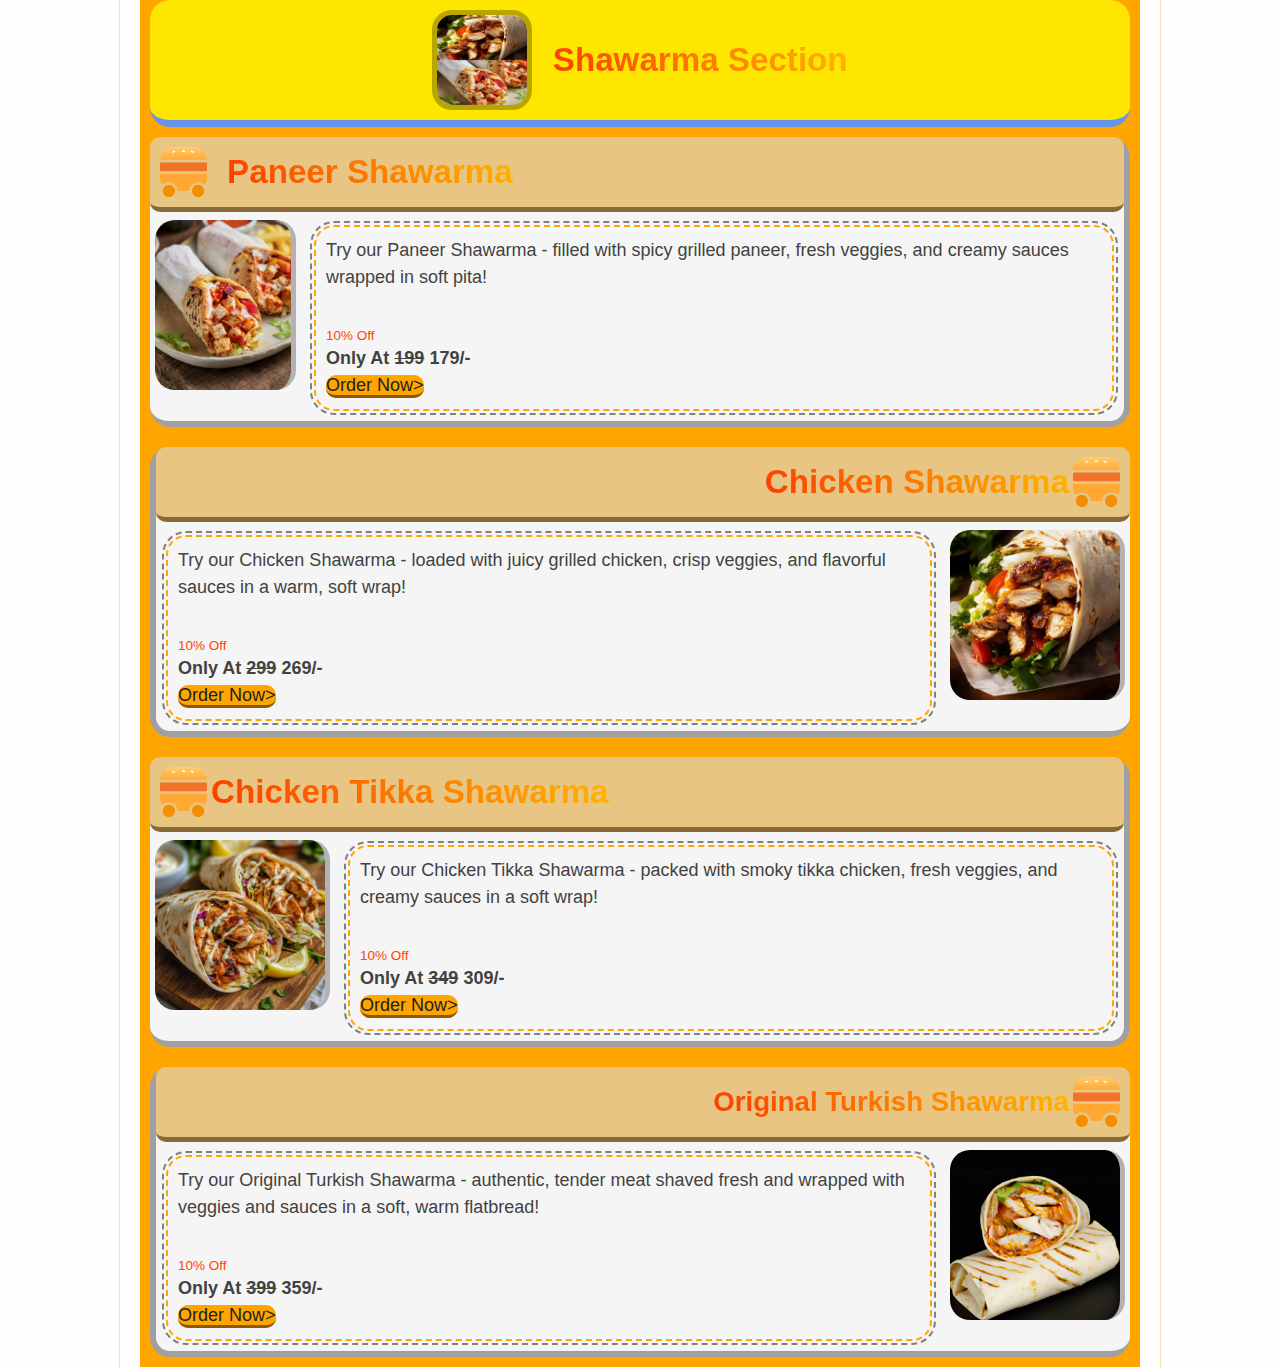
<file: shawarma.html>
<!DOCTYPE html>
<html lang="en">
<head>
    <meta charset="utf-8">
    <meta http-equiv="X-UA-Compatible" content="IE=edge">
    <meta name="viewport" content="width=device-width, initial-scale=1">

    <!-- ===============================================-->
    <!--    Document Title-->
    <!-- ===============================================-->
    <title>Shawarma</title>


    <!-- ===============================================-->
    <!--    Favicons-->
    <!-- ===============================================-->
    <link rel="apple-touch-icon" sizes="180x180" href="assets/img/favicons/apple-touch-icon.png">
    <link rel="icon" type="image/png" sizes="32x32" href="assets/img/favicons/favicon-32x32.png">
    <link rel="icon" type="image/png" sizes="16x16" href="assets/img/favicons/favicon-16x16.png">
    <link rel="shortcut icon" type="image/x-icon" href="assets/img/favicons/favicon.ico">
    <link rel="manifest" href="assets/img/favicons/manifest.json">
    <meta name="msapplication-TileImage" content="assets/img/favicons/mstile-150x150.png">
    <meta name="theme-color" content="#ffffff">


    <!-- ===============================================-->
    <!--    Stylesheets-->
    <!-- ===============================================-->
    <link href="assets/css/theme.css" rel="stylesheet" />
    <style>
        body{
            min-width: 400px;
            max-width: 1000px;
            margin: auto;
        }
        main{
            display: grid;
            grid-template-rows: auto repeat(4,auto);
        }
        .h{
            text-align: center;
            margin: 0px 10px;
            padding:10px;
            border-bottom: 7px solid cornflowerblue;
            border-radius: 20px;
            align-self: center;
        }
        .item1,.item2,.item3,.item4{
            border-bottom: 6px solid rgb(160, 160, 162);
            background-color:whitesmoke;
            border-radius: 20px;
        }
        .item1:hover,.item2:hover,.item3:hover,.item4:hover{
            animation: ease-in;
            transform: scale(1.05);
        }
        .item1,.item3{
            margin:10px;
            display: grid;
            grid-template-rows: 1fr auto;
            grid-template-columns:auto 3fr;
            grid-gap:3px;
            border-right: 6px solid rgb(160, 160, 162);
            height: auto;
        }
        .item2,.item4{
            margin:10px;
            display: grid;
            grid-template-rows: 1fr auto;
            grid-template-columns:3fr auto;
            grid-gap:3px;
            border-left: 6px solid rgb(160, 160, 162);
            height:auto;
        }
        .n{
            padding: 10px;
            background-color:rgb(232, 197, 131);
            border-bottom: 5px solid rgb(135, 106, 54);
            border-radius: 10px;
        }
        .c{
            font-size: large;
            margin: 10px;
            padding: 10px;
            border: 2px dashed orange;
            border-radius: 20px;
            outline: 2px dashed gray;
            outline-offset: 2px;
            height: auto;
        }
        .img{
            margin: 5px;
        }
        .imgc{
            border-right:5px solid rgba(0, 0, 0, 0.271);
            border-radius: 20px;
        }
    </style>
</head>
<body>
    <main style="background-color: orange;outline: 1px solid rgb(249, 224, 177);outline-offset: 20px;">
        <div class="h" style="background-color: rgb(255, 230, 0);">
                <img class="d-inline-block" src="assets/img/gallery/collageShawarma.jpg" alt="logo" style="height: 100px;width:100px; border:5px solid rgba(0, 0, 0, 0.284);border-radius: 20px;"/>
                <span class="text-500 fs-4 fw-bold ms-3 text-gradient" style="text-decoration: dashed;  vertical-align: middle; background-color:rgb(249, 224, 177);">Shawarma Section</span>
        </div>
        <div class="item1" >
            <div class="n" style="grid-column: span 2;">
                <img class="d-inline-block" src="assets/img/gallery/logo.svg" alt="logo" style="height: 50px;"/>
                <span class="text-1000 fs-4 fw-bold ms-3 text-gradient" style="vertical-align: middle;">Paneer Shawarma</span>
            </div>
            <div class="img">
                <img src="assets/img/gallery/paneershawar.jpg" alt="veggiPizza" class="imgc" style="height: 170px;align-self: center;justify-self: center;">
            </div>
            <div class="c">
                Try our Paneer Shawarma - filled with spicy grilled paneer, fresh veggies, and creamy sauces wrapped in soft pita!
                 <br><br><sub style="color: orangered;">10% Off</sub><br><b>Only At <span style="text-decoration: line-through;">199</span> 179/-</b><br>
                 <a href="index.html#home" style="width: 50px;height:100px;background-color: orange;border-radius: 10px;border-bottom: 3px solid rgb(140, 91, 1);"> Order Now&gt; </a>
            </div>  
        </div>
        <div class="item2">
            <div class="n" style="text-align: end;grid-column: span 2;">
                <span class="text-1000 fs-4 fw-bold ms-3 text-gradient" style="vertical-align: middle;">Chicken Shawarma</span>
                <img class="d-inline-block" src="assets/img/gallery/logo.svg" alt="logo" style="height: 50px;"/>
            </div>
            <div class="c">
                Try our Chicken Shawarma - loaded with juicy grilled chicken, crisp veggies, and flavorful sauces in a warm, soft wrap!
                  <br><br><sub style="color: orangered;">10% Off</sub><br><b>Only At <span style="text-decoration: line-through;">299</span> 269/-</b><br>
                 <a href="index.html#home" style="width: 50px;height:100px;background-color: orange;border-radius: 10px;border-bottom: 3px solid rgb(140, 91, 1);"> Order Now&gt; </a>
            </div>
            <div class="img">
               <img src="assets/img/gallery/shawarma.jpg" alt="veggiPizza" class="imgc" style="height: 170px;align-self: center;justify-self: center;">
            </div>
        </div>
        <div class="item3">
            <div class="n" style="grid-column: span 2;">
                <img class="d-inline-block" src="assets/img/gallery/logo.svg" alt="logo" style="height: 50px;"/>
                <span class="text-1000 fs-4 fw-bold ms-0 text-gradient" style="vertical-align: middle;">Chicken Tikka Shawarma</span>
            </div>
            <div class="img">
                <img src="assets/img/gallery/chikentikkashawarma.jpg" alt="veggiPizza" class="imgc" style="height: 170px;align-self: center;justify-self: center;">
            </div>
            <div class="c">
               Try our Chicken Tikka Shawarma - packed with smoky tikka chicken, fresh veggies, and creamy sauces in a soft wrap!
                 <br><br><sub style="color: orangered;">10% Off</sub><br><b>Only At <span style="text-decoration: line-through;">349</span> 309/-</b><br>
                 <a href="index.html#home" style="width: 50px;height:100px;background-color: orange;border-radius: 10px;border-bottom: 3px solid rgb(140, 91, 1);"> Order Now&gt; </a>
            </div>
        </div>
        <div class="item4">
            <div class="n" style="text-align: end;grid-column: span 2;">
                <span class="text-1000 fs-3 fw-bold ms-1 text-gradient" style="vertical-align: middle;">Original Turkish Shawarma</span>
                <img class="d-inline-block" src="assets/img/gallery/logo.svg" alt="logo" style="height: 50px;"/>
            </div>
            <div class="c">
                Try our Original Turkish Shawarma - authentic, tender meat shaved fresh and wrapped with veggies and sauces in a soft, warm flatbread!
                   <br><br><sub style="color: orangered;">10% Off</sub><br><b>Only At <span style="text-decoration: line-through;">399</span> 359/-</b><br>
                 <a href="index.html#home" style="width: 50px;height:100px;background-color: orange;border-radius: 10px;border-bottom: 3px solid rgb(140, 91, 1);"> Order Now&gt; </a>
            </div>
            <div class="img">
                <img src="assets/img/gallery/originalshawarma.jpg" alt="veggiPizza" class="imgc" style="height: 170px;align-self: center;justify-self: center;">
            </div>
        </div>
    </main>
</body>
</html>
</file>
<file: assets/css/theme.css>
/* -------------------------------------------------------------------------- */
/*                                 Theme                                      */
/* -------------------------------------------------------------------------- */
/* prettier-ignore */
/* -------------------------------------------------------------------------- */
/*                                  Utilities                                 */
/* -------------------------------------------------------------------------- */
/*-----------------------------------------------
|   Bootstrap Styles
-----------------------------------------------*/
/*!
 * Bootstrap v5.0.0-alpha1 (https://getbootstrap.com/)
 * Copyright 2011-2020 The Bootstrap Authors
 * Copyright 2011-2020 Twitter, Inc.
 * Licensed under MIT (https://github.com/twbs/bootstrap/blob/main/LICENSE)
 */
:root {
  --bs-blue: #2780ED;
  --bs-indigo: #6237FF;
  --bs-purple: #A71CFF;
  --bs-pink: #D42DA3;
  --bs-red: #F17228;
  --bs-orange: #F17228;
  --bs-yellow: #FFB30E;
  --bs-green: #79B93C;
  --bs-teal: #53F283;
  --bs-cyan: #24FFEA;
  --bs-white: #FFFEFE;
  --bs-gray: #9E9E9E;
  --bs-gray-dark: #616161;
  --bs-primary: #FFB30E;
  --bs-secondary: #2780ED;
  --bs-success: #79B93C;
  --bs-info: #24FFEA;
  --bs-warning: #FFB30E;
  --bs-danger: #F17228;
  --bs-light: #F9FAFD;
  --bs-dark: #212121;
  --bs-font-sans-serif: "Source Sans Pro", "Open Sans", -apple-system, BlinkMacSystemFont, "Segoe UI", "Helvetica Neue", Arial, sans-serif, "Apple Color Emoji", "Segoe UI Emoji", "Segoe UI Symbol";
  --bs-font-monospace: "SFMono-Regular", Menlo, Monaco, Consolas, "Liberation Mono", "Courier New", monospace;
  --bs-gradient: linear-gradient(180deg, rgba(255, 254, 254, 0.15), rgba(255, 254, 254, 0));
}

*,
*::before,
*::after {
  -webkit-box-sizing: border-box;
  box-sizing: border-box;
}

@media (prefers-reduced-motion: no-preference) {
  :root {
    scroll-behavior: smooth;
  }
}

body {
  margin: 0;
  font-family: "Source Sans Pro", -apple-system, BlinkMacSystemFont, "Segoe UI", "Helvetica Neue", Arial, sans-serif, "Apple Color Emoji", "Segoe UI Emoji", "Segoe UI Symbol";
  font-size: 1rem;
  font-weight: 400;
  line-height: 1.5;
  color: #424242;
  background-color: #FFFEFE;
  -webkit-text-size-adjust: 100%;
  -webkit-tap-highlight-color: rgba(0, 0, 0, 0);
}

hr {
  margin: 1rem 0;
  color: #EEEEEE;
  background-color: currentColor;
  border: 0;
  opacity: 1;
}

hr:not([size]) {
  height: 1px;
}

h1, .h1, h2, .h2, h3, .h3, h4, .h4, h5, .h5, h6, .h6 {
  margin-top: 0;
  margin-bottom: 0.5rem;
  font-family: "Source Sans Pro", "Open Sans", -apple-system, BlinkMacSystemFont, "Segoe UI", "Helvetica Neue", Arial, sans-serif, "Apple Color Emoji", "Segoe UI Emoji", "Segoe UI Symbol";
  font-weight: 700;
  line-height: 1.2;
  color: #212121;
}

h1, .h1 {
  font-size: calc(1.37383rem + 1.48598vw);
}

@media (min-width: 1200px) {
  h1, .h1 {
    font-size: 2.48832rem;
  }
}

h2, .h2 {
  font-size: calc(1.33236rem + 0.98832vw);
}

@media (min-width: 1200px) {
  h2, .h2 {
    font-size: 2.0736rem;
  }
}

h3, .h3 {
  font-size: calc(1.2978rem + 0.5736vw);
}

@media (min-width: 1200px) {
  h3, .h3 {
    font-size: 1.728rem;
  }
}

h4, .h4 {
  font-size: calc(1.269rem + 0.228vw);
}

@media (min-width: 1200px) {
  h4, .h4 {
    font-size: 1.44rem;
  }
}

h5, .h5 {
  font-size: 1.2rem;
}

h6, .h6 {
  font-size: 0.83333rem;
}

p {
  margin-top: 0;
  margin-bottom: 1rem;
}

abbr[title],
abbr[data-bs-original-title] {
  -webkit-text-decoration: underline dotted;
  text-decoration: underline dotted;
  cursor: help;
  -webkit-text-decoration-skip-ink: none;
  text-decoration-skip-ink: none;
}

address {
  margin-bottom: 1rem;
  font-style: normal;
  line-height: inherit;
}

ol,
ul {
  padding-left: 2rem;
}

ol,
ul,
dl {
  margin-top: 0;
  margin-bottom: 1rem;
}

ol ol,
ul ul,
ol ul,
ul ol {
  margin-bottom: 0;
}

dt {
  font-weight: 700;
}

dd {
  margin-bottom: .5rem;
  margin-left: 0;
}

blockquote {
  margin: 0 0 1rem;
}

b,
strong {
  font-weight: 800;
}

small, .small {
  font-size: 75%;
}

mark, .mark {
  padding: 0.2em;
  background-color: #fcf8e3;
}

sub,
sup {
  position: relative;
  font-size: 0.75em;
  line-height: 0;
  vertical-align: baseline;
}

sub {
  bottom: -.25em;
}

sup {
  top: -.5em;
}

a {
  color: #212121;
  text-decoration: none;
}

a:hover {
  color: #1a1a1a;
  text-decoration: none;
}

a:not([href]):not([class]), a:not([href]):not([class]):hover {
  color: inherit;
  text-decoration: none;
}

pre,
code,
kbd,
samp {
  font-family: var(--bs-font-monospace);
  font-size: 1em;
  direction: ltr /* rtl:ignore */;
  unicode-bidi: bidi-override;
}

pre {
  display: block;
  margin-top: 0;
  margin-bottom: 1rem;
  overflow: auto;
  font-size: 75%;
}

pre code {
  font-size: inherit;
  color: inherit;
  word-break: normal;
}

code {
  font-size: 75%;
  color: #D42DA3;
  word-wrap: break-word;
}

a > code {
  color: inherit;
}

kbd {
  padding: 0.2rem 0.4rem;
  font-size: 75%;
  color: #FFFEFE;
  background-color: #424242;
  border-radius: 0.25rem;
}

kbd kbd {
  padding: 0;
  font-size: 1em;
  font-weight: 700;
}

figure {
  margin: 0 0 1rem;
}

img,
svg {
  vertical-align: middle;
}

table {
  caption-side: bottom;
  border-collapse: collapse;
}

caption {
  padding-top: 0.5rem;
  padding-bottom: 0.5rem;
  color: #BDBDBD;
  text-align: left;
}

th {
  text-align: inherit;
  text-align: -webkit-match-parent;
}

thead,
tbody,
tfoot,
tr,
td,
th {
  border-color: inherit;
  border-style: solid;
  border-width: 0;
}

label {
  display: inline-block;
}

button {
  border-radius: 0;
}

button:focus:not(:focus-visible) {
  outline: 0;
}

input,
button,
select,
optgroup,
textarea {
  margin: 0;
  font-family: inherit;
  font-size: inherit;
  line-height: inherit;
}

button,
select {
  text-transform: none;
}

[role="button"] {
  cursor: pointer;
}

select {
  word-wrap: normal;
}

select:disabled {
  opacity: 1;
}

[list]::-webkit-calendar-picker-indicator {
  display: none;
}

button,
[type="button"],
[type="reset"],
[type="submit"] {
  -webkit-appearance: button;
}

button:not(:disabled),
[type="button"]:not(:disabled),
[type="reset"]:not(:disabled),
[type="submit"]:not(:disabled) {
  cursor: pointer;
}

::-moz-focus-inner {
  padding: 0;
  border-style: none;
}

textarea {
  resize: vertical;
}

fieldset {
  min-width: 0;
  padding: 0;
  margin: 0;
  border: 0;
}

legend {
  float: left;
  width: 100%;
  padding: 0;
  margin-bottom: 0.5rem;
  font-size: calc(1.275rem + 0.3vw);
  line-height: inherit;
}

@media (min-width: 1200px) {
  legend {
    font-size: 1.5rem;
  }
}

legend + * {
  clear: left;
}

::-webkit-datetime-edit-fields-wrapper,
::-webkit-datetime-edit-text,
::-webkit-datetime-edit-minute,
::-webkit-datetime-edit-hour-field,
::-webkit-datetime-edit-day-field,
::-webkit-datetime-edit-month-field,
::-webkit-datetime-edit-year-field {
  padding: 0;
}

::-webkit-inner-spin-button {
  height: auto;
}

[type="search"] {
  outline-offset: -2px;
  -webkit-appearance: textfield;
}

/* rtl:raw:
[type="tel"],
[type="url"],
[type="email"],
[type="number"] {
  direction: ltr;
}
*/
::-webkit-search-decoration {
  -webkit-appearance: none;
}

::-webkit-color-swatch-wrapper {
  padding: 0;
}

::file-selector-button {
  font: inherit;
}

::-webkit-file-upload-button {
  font: inherit;
  -webkit-appearance: button;
}

output {
  display: inline-block;
}

iframe {
  border: 0;
}

summary {
  display: list-item;
  cursor: pointer;
}

progress {
  vertical-align: baseline;
}

[hidden] {
  display: none !important;
}

.lead {
  font-size: 1.2rem;
  font-weight: 400;
}

.display-1 {
  font-size: calc(1.55498rem + 3.65978vw);
  font-weight: 900;
  line-height: 1;
}

@media (min-width: 1200px) {
  .display-1 {
    font-size: 4.29982rem;
  }
}

.display-2 {
  font-size: calc(1.48332rem + 2.79982vw);
  font-weight: 900;
  line-height: 1;
}

@media (min-width: 1200px) {
  .display-2 {
    font-size: 3.58318rem;
  }
}

.display-3 {
  font-size: calc(1.4236rem + 2.08318vw);
  font-weight: 900;
  line-height: 1;
}

@media (min-width: 1200px) {
  .display-3 {
    font-size: 2.98598rem;
  }
}

.display-4 {
  font-size: calc(1.37383rem + 1.48598vw);
  font-weight: 900;
  line-height: 1;
}

@media (min-width: 1200px) {
  .display-4 {
    font-size: 2.48832rem;
  }
}

.display-5 {
  font-size: calc(1.33236rem + 0.98832vw);
  font-weight: 900;
  line-height: 1;
}

@media (min-width: 1200px) {
  .display-5 {
    font-size: 2.0736rem;
  }
}

.display-6 {
  font-size: calc(1.2978rem + 0.5736vw);
  font-weight: 900;
  line-height: 1;
}

@media (min-width: 1200px) {
  .display-6 {
    font-size: 1.728rem;
  }
}

.list-unstyled {
  padding-left: 0;
  list-style: none;
}

.list-inline {
  padding-left: 0;
  list-style: none;
}

.list-inline-item {
  display: inline-block;
}

.list-inline-item:not(:last-child) {
  margin-right: 0.5rem;
}

.initialism {
  font-size: 75%;
  text-transform: uppercase;
}

.blockquote {
  margin-bottom: 1rem;
  font-size: 1.2rem;
}

.blockquote > :last-child {
  margin-bottom: 0;
}

.blockquote-footer {
  margin-top: -1rem;
  margin-bottom: 1rem;
  font-size: 75%;
  color: #9E9E9E;
}

.blockquote-footer::before {
  content: "\2014\00A0";
}

.img-fluid {
  max-width: 100%;
  height: auto;
}

.img-thumbnail {
  padding: 0.25rem;
  background-color: #FFFEFE;
  border: 1px solid #EEEEEE;
  border-radius: 0.5rem;
  max-width: 100%;
  height: auto;
}

.figure {
  display: inline-block;
}

.figure-img {
  margin-bottom: 0.5rem;
  line-height: 1;
}

.figure-caption {
  font-size: 75%;
  color: #9E9E9E;
}

.container,
.container-fluid,
.container-sm,
.container-md,
.container-lg,
.container-xl,
.container-xxl {
  width: 100%;
  padding-right: var(--bs-gutter-x, 1rem);
  padding-left: var(--bs-gutter-x, 1rem);
  margin-right: auto;
  margin-left: auto;
}

@media (min-width: 576px) {
  .container, .container-sm {
    max-width: 540px;
  }
}

@media (min-width: 768px) {
  .container, .container-sm, .container-md {
    max-width: 720px;
  }
}

@media (min-width: 992px) {
  .container, .container-sm, .container-md, .container-lg {
    max-width: 960px;
  }
}

@media (min-width: 1200px) {
  .container, .container-sm, .container-md, .container-lg, .container-xl {
    max-width: 1140px;
  }
}

@media (min-width: 1540px) {
  .container, .container-sm, .container-md, .container-lg, .container-xl, .container-xxl {
    max-width: 1480px;
  }
}

.row {
  --bs-gutter-x: 2rem;
  --bs-gutter-y: 0;
  display: -webkit-box;
  display: -ms-flexbox;
  display: flex;
  -ms-flex-wrap: wrap;
  flex-wrap: wrap;
  margin-top: calc(var(--bs-gutter-y) * -1);
  margin-right: calc(var(--bs-gutter-x) / -2);
  margin-left: calc(var(--bs-gutter-x) / -2);
}

.row > * {
  -ms-flex-negative: 0;
  flex-shrink: 0;
  width: 100%;
  max-width: 100%;
  padding-right: calc(var(--bs-gutter-x) / 2);
  padding-left: calc(var(--bs-gutter-x) / 2);
  margin-top: var(--bs-gutter-y);
}

.col {
  -webkit-box-flex: 1;
  -ms-flex: 1 0 0%;
  flex: 1 0 0%;
}

.row-cols-auto > * {
  -webkit-box-flex: 0;
  -ms-flex: 0 0 auto;
  flex: 0 0 auto;
  width: auto;
}

.row-cols-1 > * {
  -webkit-box-flex: 0;
  -ms-flex: 0 0 auto;
  flex: 0 0 auto;
  width: 100%;
}

.row-cols-2 > * {
  -webkit-box-flex: 0;
  -ms-flex: 0 0 auto;
  flex: 0 0 auto;
  width: 50%;
}

.row-cols-3 > * {
  -webkit-box-flex: 0;
  -ms-flex: 0 0 auto;
  flex: 0 0 auto;
  width: 33.33333%;
}

.row-cols-4 > * {
  -webkit-box-flex: 0;
  -ms-flex: 0 0 auto;
  flex: 0 0 auto;
  width: 25%;
}

.row-cols-5 > * {
  -webkit-box-flex: 0;
  -ms-flex: 0 0 auto;
  flex: 0 0 auto;
  width: 20%;
}

.row-cols-6 > * {
  -webkit-box-flex: 0;
  -ms-flex: 0 0 auto;
  flex: 0 0 auto;
  width: 16.66667%;
}

.col-auto {
  -webkit-box-flex: 0;
  -ms-flex: 0 0 auto;
  flex: 0 0 auto;
  width: auto;
}

.col-1 {
  -webkit-box-flex: 0;
  -ms-flex: 0 0 auto;
  flex: 0 0 auto;
  width: 8.33333%;
}

.col-2 {
  -webkit-box-flex: 0;
  -ms-flex: 0 0 auto;
  flex: 0 0 auto;
  width: 16.66667%;
}

.col-3 {
  -webkit-box-flex: 0;
  -ms-flex: 0 0 auto;
  flex: 0 0 auto;
  width: 25%;
}

.col-4 {
  -webkit-box-flex: 0;
  -ms-flex: 0 0 auto;
  flex: 0 0 auto;
  width: 33.33333%;
}

.col-5 {
  -webkit-box-flex: 0;
  -ms-flex: 0 0 auto;
  flex: 0 0 auto;
  width: 41.66667%;
}

.col-6 {
  -webkit-box-flex: 0;
  -ms-flex: 0 0 auto;
  flex: 0 0 auto;
  width: 50%;
}

.col-7 {
  -webkit-box-flex: 0;
  -ms-flex: 0 0 auto;
  flex: 0 0 auto;
  width: 58.33333%;
}

.col-8 {
  -webkit-box-flex: 0;
  -ms-flex: 0 0 auto;
  flex: 0 0 auto;
  width: 66.66667%;
}

.col-9 {
  -webkit-box-flex: 0;
  -ms-flex: 0 0 auto;
  flex: 0 0 auto;
  width: 75%;
}

.col-10 {
  -webkit-box-flex: 0;
  -ms-flex: 0 0 auto;
  flex: 0 0 auto;
  width: 83.33333%;
}

.col-11 {
  -webkit-box-flex: 0;
  -ms-flex: 0 0 auto;
  flex: 0 0 auto;
  width: 91.66667%;
}

.col-12 {
  -webkit-box-flex: 0;
  -ms-flex: 0 0 auto;
  flex: 0 0 auto;
  width: 100%;
}

.offset-1 {
  margin-left: 8.33333%;
}

.offset-2 {
  margin-left: 16.66667%;
}

.offset-3 {
  margin-left: 25%;
}

.offset-4 {
  margin-left: 33.33333%;
}

.offset-5 {
  margin-left: 41.66667%;
}

.offset-6 {
  margin-left: 50%;
}

.offset-7 {
  margin-left: 58.33333%;
}

.offset-8 {
  margin-left: 66.66667%;
}

.offset-9 {
  margin-left: 75%;
}

.offset-10 {
  margin-left: 83.33333%;
}

.offset-11 {
  margin-left: 91.66667%;
}

.g-0,
.gx-0 {
  --bs-gutter-x: 0;
}

.g-0,
.gy-0 {
  --bs-gutter-y: 0;
}

.g-1,
.gx-1 {
  --bs-gutter-x: 0.25rem;
}

.g-1,
.gy-1 {
  --bs-gutter-y: 0.25rem;
}

.g-2,
.gx-2 {
  --bs-gutter-x: 0.5rem;
}

.g-2,
.gy-2 {
  --bs-gutter-y: 0.5rem;
}

.g-3,
.gx-3 {
  --bs-gutter-x: 1rem;
}

.g-3,
.gy-3 {
  --bs-gutter-y: 1rem;
}

.g-4,
.gx-4 {
  --bs-gutter-x: 1.8rem;
}

.g-4,
.gy-4 {
  --bs-gutter-y: 1.8rem;
}

.g-5,
.gx-5 {
  --bs-gutter-x: 3rem;
}

.g-5,
.gy-5 {
  --bs-gutter-y: 3rem;
}

.g-6,
.gx-6 {
  --bs-gutter-x: 4rem;
}

.g-6,
.gy-6 {
  --bs-gutter-y: 4rem;
}

.g-7,
.gx-7 {
  --bs-gutter-x: 5rem;
}

.g-7,
.gy-7 {
  --bs-gutter-y: 5rem;
}

.g-8,
.gx-8 {
  --bs-gutter-x: 7.5rem;
}

.g-8,
.gy-8 {
  --bs-gutter-y: 7.5rem;
}

.g-9,
.gx-9 {
  --bs-gutter-x: 10rem;
}

.g-9,
.gy-9 {
  --bs-gutter-y: 10rem;
}

.g-10,
.gx-10 {
  --bs-gutter-x: 12.5rem;
}

.g-10,
.gy-10 {
  --bs-gutter-y: 12.5rem;
}

.g-11,
.gx-11 {
  --bs-gutter-x: 15rem;
}

.g-11,
.gy-11 {
  --bs-gutter-y: 15rem;
}

@media (min-width: 576px) {
  .col-sm {
    -webkit-box-flex: 1;
    -ms-flex: 1 0 0%;
    flex: 1 0 0%;
  }
  .row-cols-sm-auto > * {
    -webkit-box-flex: 0;
    -ms-flex: 0 0 auto;
    flex: 0 0 auto;
    width: auto;
  }
  .row-cols-sm-1 > * {
    -webkit-box-flex: 0;
    -ms-flex: 0 0 auto;
    flex: 0 0 auto;
    width: 100%;
  }
  .row-cols-sm-2 > * {
    -webkit-box-flex: 0;
    -ms-flex: 0 0 auto;
    flex: 0 0 auto;
    width: 50%;
  }
  .row-cols-sm-3 > * {
    -webkit-box-flex: 0;
    -ms-flex: 0 0 auto;
    flex: 0 0 auto;
    width: 33.33333%;
  }
  .row-cols-sm-4 > * {
    -webkit-box-flex: 0;
    -ms-flex: 0 0 auto;
    flex: 0 0 auto;
    width: 25%;
  }
  .row-cols-sm-5 > * {
    -webkit-box-flex: 0;
    -ms-flex: 0 0 auto;
    flex: 0 0 auto;
    width: 20%;
  }
  .row-cols-sm-6 > * {
    -webkit-box-flex: 0;
    -ms-flex: 0 0 auto;
    flex: 0 0 auto;
    width: 16.66667%;
  }
  .col-sm-auto {
    -webkit-box-flex: 0;
    -ms-flex: 0 0 auto;
    flex: 0 0 auto;
    width: auto;
  }
  .col-sm-1 {
    -webkit-box-flex: 0;
    -ms-flex: 0 0 auto;
    flex: 0 0 auto;
    width: 8.33333%;
  }
  .col-sm-2 {
    -webkit-box-flex: 0;
    -ms-flex: 0 0 auto;
    flex: 0 0 auto;
    width: 16.66667%;
  }
  .col-sm-3 {
    -webkit-box-flex: 0;
    -ms-flex: 0 0 auto;
    flex: 0 0 auto;
    width: 25%;
  }
  .col-sm-4 {
    -webkit-box-flex: 0;
    -ms-flex: 0 0 auto;
    flex: 0 0 auto;
    width: 33.33333%;
  }
  .col-sm-5 {
    -webkit-box-flex: 0;
    -ms-flex: 0 0 auto;
    flex: 0 0 auto;
    width: 41.66667%;
  }
  .col-sm-6 {
    -webkit-box-flex: 0;
    -ms-flex: 0 0 auto;
    flex: 0 0 auto;
    width: 50%;
  }
  .col-sm-7 {
    -webkit-box-flex: 0;
    -ms-flex: 0 0 auto;
    flex: 0 0 auto;
    width: 58.33333%;
  }
  .col-sm-8 {
    -webkit-box-flex: 0;
    -ms-flex: 0 0 auto;
    flex: 0 0 auto;
    width: 66.66667%;
  }
  .col-sm-9 {
    -webkit-box-flex: 0;
    -ms-flex: 0 0 auto;
    flex: 0 0 auto;
    width: 75%;
  }
  .col-sm-10 {
    -webkit-box-flex: 0;
    -ms-flex: 0 0 auto;
    flex: 0 0 auto;
    width: 83.33333%;
  }
  .col-sm-11 {
    -webkit-box-flex: 0;
    -ms-flex: 0 0 auto;
    flex: 0 0 auto;
    width: 91.66667%;
  }
  .col-sm-12 {
    -webkit-box-flex: 0;
    -ms-flex: 0 0 auto;
    flex: 0 0 auto;
    width: 100%;
  }
  .offset-sm-0 {
    margin-left: 0;
  }
  .offset-sm-1 {
    margin-left: 8.33333%;
  }
  .offset-sm-2 {
    margin-left: 16.66667%;
  }
  .offset-sm-3 {
    margin-left: 25%;
  }
  .offset-sm-4 {
    margin-left: 33.33333%;
  }
  .offset-sm-5 {
    margin-left: 41.66667%;
  }
  .offset-sm-6 {
    margin-left: 50%;
  }
  .offset-sm-7 {
    margin-left: 58.33333%;
  }
  .offset-sm-8 {
    margin-left: 66.66667%;
  }
  .offset-sm-9 {
    margin-left: 75%;
  }
  .offset-sm-10 {
    margin-left: 83.33333%;
  }
  .offset-sm-11 {
    margin-left: 91.66667%;
  }
  .g-sm-0,
  .gx-sm-0 {
    --bs-gutter-x: 0;
  }
  .g-sm-0,
  .gy-sm-0 {
    --bs-gutter-y: 0;
  }
  .g-sm-1,
  .gx-sm-1 {
    --bs-gutter-x: 0.25rem;
  }
  .g-sm-1,
  .gy-sm-1 {
    --bs-gutter-y: 0.25rem;
  }
  .g-sm-2,
  .gx-sm-2 {
    --bs-gutter-x: 0.5rem;
  }
  .g-sm-2,
  .gy-sm-2 {
    --bs-gutter-y: 0.5rem;
  }
  .g-sm-3,
  .gx-sm-3 {
    --bs-gutter-x: 1rem;
  }
  .g-sm-3,
  .gy-sm-3 {
    --bs-gutter-y: 1rem;
  }
  .g-sm-4,
  .gx-sm-4 {
    --bs-gutter-x: 1.8rem;
  }
  .g-sm-4,
  .gy-sm-4 {
    --bs-gutter-y: 1.8rem;
  }
  .g-sm-5,
  .gx-sm-5 {
    --bs-gutter-x: 3rem;
  }
  .g-sm-5,
  .gy-sm-5 {
    --bs-gutter-y: 3rem;
  }
  .g-sm-6,
  .gx-sm-6 {
    --bs-gutter-x: 4rem;
  }
  .g-sm-6,
  .gy-sm-6 {
    --bs-gutter-y: 4rem;
  }
  .g-sm-7,
  .gx-sm-7 {
    --bs-gutter-x: 5rem;
  }
  .g-sm-7,
  .gy-sm-7 {
    --bs-gutter-y: 5rem;
  }
  .g-sm-8,
  .gx-sm-8 {
    --bs-gutter-x: 7.5rem;
  }
  .g-sm-8,
  .gy-sm-8 {
    --bs-gutter-y: 7.5rem;
  }
  .g-sm-9,
  .gx-sm-9 {
    --bs-gutter-x: 10rem;
  }
  .g-sm-9,
  .gy-sm-9 {
    --bs-gutter-y: 10rem;
  }
  .g-sm-10,
  .gx-sm-10 {
    --bs-gutter-x: 12.5rem;
  }
  .g-sm-10,
  .gy-sm-10 {
    --bs-gutter-y: 12.5rem;
  }
  .g-sm-11,
  .gx-sm-11 {
    --bs-gutter-x: 15rem;
  }
  .g-sm-11,
  .gy-sm-11 {
    --bs-gutter-y: 15rem;
  }
}

@media (min-width: 768px) {
  .col-md {
    -webkit-box-flex: 1;
    -ms-flex: 1 0 0%;
    flex: 1 0 0%;
  }
  .row-cols-md-auto > * {
    -webkit-box-flex: 0;
    -ms-flex: 0 0 auto;
    flex: 0 0 auto;
    width: auto;
  }
  .row-cols-md-1 > * {
    -webkit-box-flex: 0;
    -ms-flex: 0 0 auto;
    flex: 0 0 auto;
    width: 100%;
  }
  .row-cols-md-2 > * {
    -webkit-box-flex: 0;
    -ms-flex: 0 0 auto;
    flex: 0 0 auto;
    width: 50%;
  }
  .row-cols-md-3 > * {
    -webkit-box-flex: 0;
    -ms-flex: 0 0 auto;
    flex: 0 0 auto;
    width: 33.33333%;
  }
  .row-cols-md-4 > * {
    -webkit-box-flex: 0;
    -ms-flex: 0 0 auto;
    flex: 0 0 auto;
    width: 25%;
  }
  .row-cols-md-5 > * {
    -webkit-box-flex: 0;
    -ms-flex: 0 0 auto;
    flex: 0 0 auto;
    width: 20%;
  }
  .row-cols-md-6 > * {
    -webkit-box-flex: 0;
    -ms-flex: 0 0 auto;
    flex: 0 0 auto;
    width: 16.66667%;
  }
  .col-md-auto {
    -webkit-box-flex: 0;
    -ms-flex: 0 0 auto;
    flex: 0 0 auto;
    width: auto;
  }
  .col-md-1 {
    -webkit-box-flex: 0;
    -ms-flex: 0 0 auto;
    flex: 0 0 auto;
    width: 8.33333%;
  }
  .col-md-2 {
    -webkit-box-flex: 0;
    -ms-flex: 0 0 auto;
    flex: 0 0 auto;
    width: 16.66667%;
  }
  .col-md-3 {
    -webkit-box-flex: 0;
    -ms-flex: 0 0 auto;
    flex: 0 0 auto;
    width: 25%;
  }
  .col-md-4 {
    -webkit-box-flex: 0;
    -ms-flex: 0 0 auto;
    flex: 0 0 auto;
    width: 33.33333%;
  }
  .col-md-5 {
    -webkit-box-flex: 0;
    -ms-flex: 0 0 auto;
    flex: 0 0 auto;
    width: 41.66667%;
  }
  .col-md-6 {
    -webkit-box-flex: 0;
    -ms-flex: 0 0 auto;
    flex: 0 0 auto;
    width: 50%;
  }
  .col-md-7 {
    -webkit-box-flex: 0;
    -ms-flex: 0 0 auto;
    flex: 0 0 auto;
    width: 58.33333%;
  }
  .col-md-8 {
    -webkit-box-flex: 0;
    -ms-flex: 0 0 auto;
    flex: 0 0 auto;
    width: 66.66667%;
  }
  .col-md-9 {
    -webkit-box-flex: 0;
    -ms-flex: 0 0 auto;
    flex: 0 0 auto;
    width: 75%;
  }
  .col-md-10 {
    -webkit-box-flex: 0;
    -ms-flex: 0 0 auto;
    flex: 0 0 auto;
    width: 83.33333%;
  }
  .col-md-11 {
    -webkit-box-flex: 0;
    -ms-flex: 0 0 auto;
    flex: 0 0 auto;
    width: 91.66667%;
  }
  .col-md-12 {
    -webkit-box-flex: 0;
    -ms-flex: 0 0 auto;
    flex: 0 0 auto;
    width: 100%;
  }
  .offset-md-0 {
    margin-left: 0;
  }
  .offset-md-1 {
    margin-left: 8.33333%;
  }
  .offset-md-2 {
    margin-left: 16.66667%;
  }
  .offset-md-3 {
    margin-left: 25%;
  }
  .offset-md-4 {
    margin-left: 33.33333%;
  }
  .offset-md-5 {
    margin-left: 41.66667%;
  }
  .offset-md-6 {
    margin-left: 50%;
  }
  .offset-md-7 {
    margin-left: 58.33333%;
  }
  .offset-md-8 {
    margin-left: 66.66667%;
  }
  .offset-md-9 {
    margin-left: 75%;
  }
  .offset-md-10 {
    margin-left: 83.33333%;
  }
  .offset-md-11 {
    margin-left: 91.66667%;
  }
  .g-md-0,
  .gx-md-0 {
    --bs-gutter-x: 0;
  }
  .g-md-0,
  .gy-md-0 {
    --bs-gutter-y: 0;
  }
  .g-md-1,
  .gx-md-1 {
    --bs-gutter-x: 0.25rem;
  }
  .g-md-1,
  .gy-md-1 {
    --bs-gutter-y: 0.25rem;
  }
  .g-md-2,
  .gx-md-2 {
    --bs-gutter-x: 0.5rem;
  }
  .g-md-2,
  .gy-md-2 {
    --bs-gutter-y: 0.5rem;
  }
  .g-md-3,
  .gx-md-3 {
    --bs-gutter-x: 1rem;
  }
  .g-md-3,
  .gy-md-3 {
    --bs-gutter-y: 1rem;
  }
  .g-md-4,
  .gx-md-4 {
    --bs-gutter-x: 1.8rem;
  }
  .g-md-4,
  .gy-md-4 {
    --bs-gutter-y: 1.8rem;
  }
  .g-md-5,
  .gx-md-5 {
    --bs-gutter-x: 3rem;
  }
  .g-md-5,
  .gy-md-5 {
    --bs-gutter-y: 3rem;
  }
  .g-md-6,
  .gx-md-6 {
    --bs-gutter-x: 4rem;
  }
  .g-md-6,
  .gy-md-6 {
    --bs-gutter-y: 4rem;
  }
  .g-md-7,
  .gx-md-7 {
    --bs-gutter-x: 5rem;
  }
  .g-md-7,
  .gy-md-7 {
    --bs-gutter-y: 5rem;
  }
  .g-md-8,
  .gx-md-8 {
    --bs-gutter-x: 7.5rem;
  }
  .g-md-8,
  .gy-md-8 {
    --bs-gutter-y: 7.5rem;
  }
  .g-md-9,
  .gx-md-9 {
    --bs-gutter-x: 10rem;
  }
  .g-md-9,
  .gy-md-9 {
    --bs-gutter-y: 10rem;
  }
  .g-md-10,
  .gx-md-10 {
    --bs-gutter-x: 12.5rem;
  }
  .g-md-10,
  .gy-md-10 {
    --bs-gutter-y: 12.5rem;
  }
  .g-md-11,
  .gx-md-11 {
    --bs-gutter-x: 15rem;
  }
  .g-md-11,
  .gy-md-11 {
    --bs-gutter-y: 15rem;
  }
}

@media (min-width: 992px) {
  .col-lg {
    -webkit-box-flex: 1;
    -ms-flex: 1 0 0%;
    flex: 1 0 0%;
  }
  .row-cols-lg-auto > * {
    -webkit-box-flex: 0;
    -ms-flex: 0 0 auto;
    flex: 0 0 auto;
    width: auto;
  }
  .row-cols-lg-1 > * {
    -webkit-box-flex: 0;
    -ms-flex: 0 0 auto;
    flex: 0 0 auto;
    width: 100%;
  }
  .row-cols-lg-2 > * {
    -webkit-box-flex: 0;
    -ms-flex: 0 0 auto;
    flex: 0 0 auto;
    width: 50%;
  }
  .row-cols-lg-3 > * {
    -webkit-box-flex: 0;
    -ms-flex: 0 0 auto;
    flex: 0 0 auto;
    width: 33.33333%;
  }
  .row-cols-lg-4 > * {
    -webkit-box-flex: 0;
    -ms-flex: 0 0 auto;
    flex: 0 0 auto;
    width: 25%;
  }
  .row-cols-lg-5 > * {
    -webkit-box-flex: 0;
    -ms-flex: 0 0 auto;
    flex: 0 0 auto;
    width: 20%;
  }
  .row-cols-lg-6 > * {
    -webkit-box-flex: 0;
    -ms-flex: 0 0 auto;
    flex: 0 0 auto;
    width: 16.66667%;
  }
  .col-lg-auto {
    -webkit-box-flex: 0;
    -ms-flex: 0 0 auto;
    flex: 0 0 auto;
    width: auto;
  }
  .col-lg-1 {
    -webkit-box-flex: 0;
    -ms-flex: 0 0 auto;
    flex: 0 0 auto;
    width: 8.33333%;
  }
  .col-lg-2 {
    -webkit-box-flex: 0;
    -ms-flex: 0 0 auto;
    flex: 0 0 auto;
    width: 16.66667%;
  }
  .col-lg-3 {
    -webkit-box-flex: 0;
    -ms-flex: 0 0 auto;
    flex: 0 0 auto;
    width: 25%;
  }
  .col-lg-4 {
    -webkit-box-flex: 0;
    -ms-flex: 0 0 auto;
    flex: 0 0 auto;
    width: 33.33333%;
  }
  .col-lg-5 {
    -webkit-box-flex: 0;
    -ms-flex: 0 0 auto;
    flex: 0 0 auto;
    width: 41.66667%;
  }
  .col-lg-6 {
    -webkit-box-flex: 0;
    -ms-flex: 0 0 auto;
    flex: 0 0 auto;
    width: 50%;
  }
  .col-lg-7 {
    -webkit-box-flex: 0;
    -ms-flex: 0 0 auto;
    flex: 0 0 auto;
    width: 58.33333%;
  }
  .col-lg-8 {
    -webkit-box-flex: 0;
    -ms-flex: 0 0 auto;
    flex: 0 0 auto;
    width: 66.66667%;
  }
  .col-lg-9 {
    -webkit-box-flex: 0;
    -ms-flex: 0 0 auto;
    flex: 0 0 auto;
    width: 75%;
  }
  .col-lg-10 {
    -webkit-box-flex: 0;
    -ms-flex: 0 0 auto;
    flex: 0 0 auto;
    width: 83.33333%;
  }
  .col-lg-11 {
    -webkit-box-flex: 0;
    -ms-flex: 0 0 auto;
    flex: 0 0 auto;
    width: 91.66667%;
  }
  .col-lg-12 {
    -webkit-box-flex: 0;
    -ms-flex: 0 0 auto;
    flex: 0 0 auto;
    width: 100%;
  }
  .offset-lg-0 {
    margin-left: 0;
  }
  .offset-lg-1 {
    margin-left: 8.33333%;
  }
  .offset-lg-2 {
    margin-left: 16.66667%;
  }
  .offset-lg-3 {
    margin-left: 25%;
  }
  .offset-lg-4 {
    margin-left: 33.33333%;
  }
  .offset-lg-5 {
    margin-left: 41.66667%;
  }
  .offset-lg-6 {
    margin-left: 50%;
  }
  .offset-lg-7 {
    margin-left: 58.33333%;
  }
  .offset-lg-8 {
    margin-left: 66.66667%;
  }
  .offset-lg-9 {
    margin-left: 75%;
  }
  .offset-lg-10 {
    margin-left: 83.33333%;
  }
  .offset-lg-11 {
    margin-left: 91.66667%;
  }
  .g-lg-0,
  .gx-lg-0 {
    --bs-gutter-x: 0;
  }
  .g-lg-0,
  .gy-lg-0 {
    --bs-gutter-y: 0;
  }
  .g-lg-1,
  .gx-lg-1 {
    --bs-gutter-x: 0.25rem;
  }
  .g-lg-1,
  .gy-lg-1 {
    --bs-gutter-y: 0.25rem;
  }
  .g-lg-2,
  .gx-lg-2 {
    --bs-gutter-x: 0.5rem;
  }
  .g-lg-2,
  .gy-lg-2 {
    --bs-gutter-y: 0.5rem;
  }
  .g-lg-3,
  .gx-lg-3 {
    --bs-gutter-x: 1rem;
  }
  .g-lg-3,
  .gy-lg-3 {
    --bs-gutter-y: 1rem;
  }
  .g-lg-4,
  .gx-lg-4 {
    --bs-gutter-x: 1.8rem;
  }
  .g-lg-4,
  .gy-lg-4 {
    --bs-gutter-y: 1.8rem;
  }
  .g-lg-5,
  .gx-lg-5 {
    --bs-gutter-x: 3rem;
  }
  .g-lg-5,
  .gy-lg-5 {
    --bs-gutter-y: 3rem;
  }
  .g-lg-6,
  .gx-lg-6 {
    --bs-gutter-x: 4rem;
  }
  .g-lg-6,
  .gy-lg-6 {
    --bs-gutter-y: 4rem;
  }
  .g-lg-7,
  .gx-lg-7 {
    --bs-gutter-x: 5rem;
  }
  .g-lg-7,
  .gy-lg-7 {
    --bs-gutter-y: 5rem;
  }
  .g-lg-8,
  .gx-lg-8 {
    --bs-gutter-x: 7.5rem;
  }
  .g-lg-8,
  .gy-lg-8 {
    --bs-gutter-y: 7.5rem;
  }
  .g-lg-9,
  .gx-lg-9 {
    --bs-gutter-x: 10rem;
  }
  .g-lg-9,
  .gy-lg-9 {
    --bs-gutter-y: 10rem;
  }
  .g-lg-10,
  .gx-lg-10 {
    --bs-gutter-x: 12.5rem;
  }
  .g-lg-10,
  .gy-lg-10 {
    --bs-gutter-y: 12.5rem;
  }
  .g-lg-11,
  .gx-lg-11 {
    --bs-gutter-x: 15rem;
  }
  .g-lg-11,
  .gy-lg-11 {
    --bs-gutter-y: 15rem;
  }
}

@media (min-width: 1200px) {
  .col-xl {
    -webkit-box-flex: 1;
    -ms-flex: 1 0 0%;
    flex: 1 0 0%;
  }
  .row-cols-xl-auto > * {
    -webkit-box-flex: 0;
    -ms-flex: 0 0 auto;
    flex: 0 0 auto;
    width: auto;
  }
  .row-cols-xl-1 > * {
    -webkit-box-flex: 0;
    -ms-flex: 0 0 auto;
    flex: 0 0 auto;
    width: 100%;
  }
  .row-cols-xl-2 > * {
    -webkit-box-flex: 0;
    -ms-flex: 0 0 auto;
    flex: 0 0 auto;
    width: 50%;
  }
  .row-cols-xl-3 > * {
    -webkit-box-flex: 0;
    -ms-flex: 0 0 auto;
    flex: 0 0 auto;
    width: 33.33333%;
  }
  .row-cols-xl-4 > * {
    -webkit-box-flex: 0;
    -ms-flex: 0 0 auto;
    flex: 0 0 auto;
    width: 25%;
  }
  .row-cols-xl-5 > * {
    -webkit-box-flex: 0;
    -ms-flex: 0 0 auto;
    flex: 0 0 auto;
    width: 20%;
  }
  .row-cols-xl-6 > * {
    -webkit-box-flex: 0;
    -ms-flex: 0 0 auto;
    flex: 0 0 auto;
    width: 16.66667%;
  }
  .col-xl-auto {
    -webkit-box-flex: 0;
    -ms-flex: 0 0 auto;
    flex: 0 0 auto;
    width: auto;
  }
  .col-xl-1 {
    -webkit-box-flex: 0;
    -ms-flex: 0 0 auto;
    flex: 0 0 auto;
    width: 8.33333%;
  }
  .col-xl-2 {
    -webkit-box-flex: 0;
    -ms-flex: 0 0 auto;
    flex: 0 0 auto;
    width: 16.66667%;
  }
  .col-xl-3 {
    -webkit-box-flex: 0;
    -ms-flex: 0 0 auto;
    flex: 0 0 auto;
    width: 25%;
  }
  .col-xl-4 {
    -webkit-box-flex: 0;
    -ms-flex: 0 0 auto;
    flex: 0 0 auto;
    width: 33.33333%;
  }
  .col-xl-5 {
    -webkit-box-flex: 0;
    -ms-flex: 0 0 auto;
    flex: 0 0 auto;
    width: 41.66667%;
  }
  .col-xl-6 {
    -webkit-box-flex: 0;
    -ms-flex: 0 0 auto;
    flex: 0 0 auto;
    width: 50%;
  }
  .col-xl-7 {
    -webkit-box-flex: 0;
    -ms-flex: 0 0 auto;
    flex: 0 0 auto;
    width: 58.33333%;
  }
  .col-xl-8 {
    -webkit-box-flex: 0;
    -ms-flex: 0 0 auto;
    flex: 0 0 auto;
    width: 66.66667%;
  }
  .col-xl-9 {
    -webkit-box-flex: 0;
    -ms-flex: 0 0 auto;
    flex: 0 0 auto;
    width: 75%;
  }
  .col-xl-10 {
    -webkit-box-flex: 0;
    -ms-flex: 0 0 auto;
    flex: 0 0 auto;
    width: 83.33333%;
  }
  .col-xl-11 {
    -webkit-box-flex: 0;
    -ms-flex: 0 0 auto;
    flex: 0 0 auto;
    width: 91.66667%;
  }
  .col-xl-12 {
    -webkit-box-flex: 0;
    -ms-flex: 0 0 auto;
    flex: 0 0 auto;
    width: 100%;
  }
  .offset-xl-0 {
    margin-left: 0;
  }
  .offset-xl-1 {
    margin-left: 8.33333%;
  }
  .offset-xl-2 {
    margin-left: 16.66667%;
  }
  .offset-xl-3 {
    margin-left: 25%;
  }
  .offset-xl-4 {
    margin-left: 33.33333%;
  }
  .offset-xl-5 {
    margin-left: 41.66667%;
  }
  .offset-xl-6 {
    margin-left: 50%;
  }
  .offset-xl-7 {
    margin-left: 58.33333%;
  }
  .offset-xl-8 {
    margin-left: 66.66667%;
  }
  .offset-xl-9 {
    margin-left: 75%;
  }
  .offset-xl-10 {
    margin-left: 83.33333%;
  }
  .offset-xl-11 {
    margin-left: 91.66667%;
  }
  .g-xl-0,
  .gx-xl-0 {
    --bs-gutter-x: 0;
  }
  .g-xl-0,
  .gy-xl-0 {
    --bs-gutter-y: 0;
  }
  .g-xl-1,
  .gx-xl-1 {
    --bs-gutter-x: 0.25rem;
  }
  .g-xl-1,
  .gy-xl-1 {
    --bs-gutter-y: 0.25rem;
  }
  .g-xl-2,
  .gx-xl-2 {
    --bs-gutter-x: 0.5rem;
  }
  .g-xl-2,
  .gy-xl-2 {
    --bs-gutter-y: 0.5rem;
  }
  .g-xl-3,
  .gx-xl-3 {
    --bs-gutter-x: 1rem;
  }
  .g-xl-3,
  .gy-xl-3 {
    --bs-gutter-y: 1rem;
  }
  .g-xl-4,
  .gx-xl-4 {
    --bs-gutter-x: 1.8rem;
  }
  .g-xl-4,
  .gy-xl-4 {
    --bs-gutter-y: 1.8rem;
  }
  .g-xl-5,
  .gx-xl-5 {
    --bs-gutter-x: 3rem;
  }
  .g-xl-5,
  .gy-xl-5 {
    --bs-gutter-y: 3rem;
  }
  .g-xl-6,
  .gx-xl-6 {
    --bs-gutter-x: 4rem;
  }
  .g-xl-6,
  .gy-xl-6 {
    --bs-gutter-y: 4rem;
  }
  .g-xl-7,
  .gx-xl-7 {
    --bs-gutter-x: 5rem;
  }
  .g-xl-7,
  .gy-xl-7 {
    --bs-gutter-y: 5rem;
  }
  .g-xl-8,
  .gx-xl-8 {
    --bs-gutter-x: 7.5rem;
  }
  .g-xl-8,
  .gy-xl-8 {
    --bs-gutter-y: 7.5rem;
  }
  .g-xl-9,
  .gx-xl-9 {
    --bs-gutter-x: 10rem;
  }
  .g-xl-9,
  .gy-xl-9 {
    --bs-gutter-y: 10rem;
  }
  .g-xl-10,
  .gx-xl-10 {
    --bs-gutter-x: 12.5rem;
  }
  .g-xl-10,
  .gy-xl-10 {
    --bs-gutter-y: 12.5rem;
  }
  .g-xl-11,
  .gx-xl-11 {
    --bs-gutter-x: 15rem;
  }
  .g-xl-11,
  .gy-xl-11 {
    --bs-gutter-y: 15rem;
  }
}

@media (min-width: 1540px) {
  .col-xxl {
    -webkit-box-flex: 1;
    -ms-flex: 1 0 0%;
    flex: 1 0 0%;
  }
  .row-cols-xxl-auto > * {
    -webkit-box-flex: 0;
    -ms-flex: 0 0 auto;
    flex: 0 0 auto;
    width: auto;
  }
  .row-cols-xxl-1 > * {
    -webkit-box-flex: 0;
    -ms-flex: 0 0 auto;
    flex: 0 0 auto;
    width: 100%;
  }
  .row-cols-xxl-2 > * {
    -webkit-box-flex: 0;
    -ms-flex: 0 0 auto;
    flex: 0 0 auto;
    width: 50%;
  }
  .row-cols-xxl-3 > * {
    -webkit-box-flex: 0;
    -ms-flex: 0 0 auto;
    flex: 0 0 auto;
    width: 33.33333%;
  }
  .row-cols-xxl-4 > * {
    -webkit-box-flex: 0;
    -ms-flex: 0 0 auto;
    flex: 0 0 auto;
    width: 25%;
  }
  .row-cols-xxl-5 > * {
    -webkit-box-flex: 0;
    -ms-flex: 0 0 auto;
    flex: 0 0 auto;
    width: 20%;
  }
  .row-cols-xxl-6 > * {
    -webkit-box-flex: 0;
    -ms-flex: 0 0 auto;
    flex: 0 0 auto;
    width: 16.66667%;
  }
  .col-xxl-auto {
    -webkit-box-flex: 0;
    -ms-flex: 0 0 auto;
    flex: 0 0 auto;
    width: auto;
  }
  .col-xxl-1 {
    -webkit-box-flex: 0;
    -ms-flex: 0 0 auto;
    flex: 0 0 auto;
    width: 8.33333%;
  }
  .col-xxl-2 {
    -webkit-box-flex: 0;
    -ms-flex: 0 0 auto;
    flex: 0 0 auto;
    width: 16.66667%;
  }
  .col-xxl-3 {
    -webkit-box-flex: 0;
    -ms-flex: 0 0 auto;
    flex: 0 0 auto;
    width: 25%;
  }
  .col-xxl-4 {
    -webkit-box-flex: 0;
    -ms-flex: 0 0 auto;
    flex: 0 0 auto;
    width: 33.33333%;
  }
  .col-xxl-5 {
    -webkit-box-flex: 0;
    -ms-flex: 0 0 auto;
    flex: 0 0 auto;
    width: 41.66667%;
  }
  .col-xxl-6 {
    -webkit-box-flex: 0;
    -ms-flex: 0 0 auto;
    flex: 0 0 auto;
    width: 50%;
  }
  .col-xxl-7 {
    -webkit-box-flex: 0;
    -ms-flex: 0 0 auto;
    flex: 0 0 auto;
    width: 58.33333%;
  }
  .col-xxl-8 {
    -webkit-box-flex: 0;
    -ms-flex: 0 0 auto;
    flex: 0 0 auto;
    width: 66.66667%;
  }
  .col-xxl-9 {
    -webkit-box-flex: 0;
    -ms-flex: 0 0 auto;
    flex: 0 0 auto;
    width: 75%;
  }
  .col-xxl-10 {
    -webkit-box-flex: 0;
    -ms-flex: 0 0 auto;
    flex: 0 0 auto;
    width: 83.33333%;
  }
  .col-xxl-11 {
    -webkit-box-flex: 0;
    -ms-flex: 0 0 auto;
    flex: 0 0 auto;
    width: 91.66667%;
  }
  .col-xxl-12 {
    -webkit-box-flex: 0;
    -ms-flex: 0 0 auto;
    flex: 0 0 auto;
    width: 100%;
  }
  .offset-xxl-0 {
    margin-left: 0;
  }
  .offset-xxl-1 {
    margin-left: 8.33333%;
  }
  .offset-xxl-2 {
    margin-left: 16.66667%;
  }
  .offset-xxl-3 {
    margin-left: 25%;
  }
  .offset-xxl-4 {
    margin-left: 33.33333%;
  }
  .offset-xxl-5 {
    margin-left: 41.66667%;
  }
  .offset-xxl-6 {
    margin-left: 50%;
  }
  .offset-xxl-7 {
    margin-left: 58.33333%;
  }
  .offset-xxl-8 {
    margin-left: 66.66667%;
  }
  .offset-xxl-9 {
    margin-left: 75%;
  }
  .offset-xxl-10 {
    margin-left: 83.33333%;
  }
  .offset-xxl-11 {
    margin-left: 91.66667%;
  }
  .g-xxl-0,
  .gx-xxl-0 {
    --bs-gutter-x: 0;
  }
  .g-xxl-0,
  .gy-xxl-0 {
    --bs-gutter-y: 0;
  }
  .g-xxl-1,
  .gx-xxl-1 {
    --bs-gutter-x: 0.25rem;
  }
  .g-xxl-1,
  .gy-xxl-1 {
    --bs-gutter-y: 0.25rem;
  }
  .g-xxl-2,
  .gx-xxl-2 {
    --bs-gutter-x: 0.5rem;
  }
  .g-xxl-2,
  .gy-xxl-2 {
    --bs-gutter-y: 0.5rem;
  }
  .g-xxl-3,
  .gx-xxl-3 {
    --bs-gutter-x: 1rem;
  }
  .g-xxl-3,
  .gy-xxl-3 {
    --bs-gutter-y: 1rem;
  }
  .g-xxl-4,
  .gx-xxl-4 {
    --bs-gutter-x: 1.8rem;
  }
  .g-xxl-4,
  .gy-xxl-4 {
    --bs-gutter-y: 1.8rem;
  }
  .g-xxl-5,
  .gx-xxl-5 {
    --bs-gutter-x: 3rem;
  }
  .g-xxl-5,
  .gy-xxl-5 {
    --bs-gutter-y: 3rem;
  }
  .g-xxl-6,
  .gx-xxl-6 {
    --bs-gutter-x: 4rem;
  }
  .g-xxl-6,
  .gy-xxl-6 {
    --bs-gutter-y: 4rem;
  }
  .g-xxl-7,
  .gx-xxl-7 {
    --bs-gutter-x: 5rem;
  }
  .g-xxl-7,
  .gy-xxl-7 {
    --bs-gutter-y: 5rem;
  }
  .g-xxl-8,
  .gx-xxl-8 {
    --bs-gutter-x: 7.5rem;
  }
  .g-xxl-8,
  .gy-xxl-8 {
    --bs-gutter-y: 7.5rem;
  }
  .g-xxl-9,
  .gx-xxl-9 {
    --bs-gutter-x: 10rem;
  }
  .g-xxl-9,
  .gy-xxl-9 {
    --bs-gutter-y: 10rem;
  }
  .g-xxl-10,
  .gx-xxl-10 {
    --bs-gutter-x: 12.5rem;
  }
  .g-xxl-10,
  .gy-xxl-10 {
    --bs-gutter-y: 12.5rem;
  }
  .g-xxl-11,
  .gx-xxl-11 {
    --bs-gutter-x: 15rem;
  }
  .g-xxl-11,
  .gy-xxl-11 {
    --bs-gutter-y: 15rem;
  }
}

.table {
  --bs-table-bg: transparent;
  --bs-table-accent-bg: transparent;
  --bs-table-striped-color: #424242;
  --bs-table-striped-bg: rgba(0, 0, 0, 0.05);
  --bs-table-active-color: #424242;
  --bs-table-active-bg: rgba(0, 0, 0, 0.1);
  --bs-table-hover-color: #424242;
  --bs-table-hover-bg: rgba(0, 0, 0, 0.075);
  width: 100%;
  margin-bottom: 1rem;
  color: #424242;
  vertical-align: top;
  border-color: #EEEEEE;
}

.table > :not(caption) > * > * {
  padding: 0.5rem 0.5rem;
  background-color: var(--bs-table-bg);
  border-bottom-width: 1px;
  -webkit-box-shadow: inset 0 0 0 9999px var(--bs-table-accent-bg);
  box-shadow: inset 0 0 0 9999px var(--bs-table-accent-bg);
}

.table > tbody {
  vertical-align: inherit;
}

.table > thead {
  vertical-align: bottom;
}

.table > :not(:last-child) > :last-child > * {
  border-bottom-color: currentColor;
}

.caption-top {
  caption-side: top;
}

.table-sm > :not(caption) > * > * {
  padding: 0.25rem 0.25rem;
}

.table-bordered > :not(caption) > * {
  border-width: 1px 0;
}

.table-bordered > :not(caption) > * > * {
  border-width: 0 1px;
}

.table-borderless > :not(caption) > * > * {
  border-bottom-width: 0;
}

.table-striped > tbody > tr:nth-of-type(odd) {
  --bs-table-accent-bg: var(--bs-table-striped-bg);
  color: var(--bs-table-striped-color);
}

.table-active {
  --bs-table-accent-bg: var(--bs-table-active-bg);
  color: var(--bs-table-active-color);
}

.table-hover > tbody > tr:hover {
  --bs-table-accent-bg: var(--bs-table-hover-bg);
  color: var(--bs-table-hover-color);
}

.table-primary {
  --bs-table-bg: #fff0cf;
  --bs-table-striped-bg: #f7e9ca;
  --bs-table-striped-color: #616161;
  --bs-table-active-bg: #efe2c4;
  --bs-table-active-color: #616161;
  --bs-table-hover-bg: #f3e5c7;
  --bs-table-hover-color: #616161;
  color: #616161;
  border-color: #efe2c4;
}

.table-secondary {
  --bs-table-bg: #d4e6fb;
  --bs-table-striped-bg: #cedff3;
  --bs-table-striped-color: #616161;
  --bs-table-active-bg: #c9d9ec;
  --bs-table-active-color: #616161;
  --bs-table-hover-bg: #cbdcef;
  --bs-table-hover-color: #616161;
  color: #616161;
  border-color: #c9d9ec;
}

.table-success {
  --bs-table-bg: #e4f1d8;
  --bs-table-striped-bg: #ddead2;
  --bs-table-striped-color: #616161;
  --bs-table-active-bg: #d7e3cc;
  --bs-table-active-color: #616161;
  --bs-table-hover-bg: #dae6cf;
  --bs-table-hover-color: #616161;
  color: #616161;
  border-color: #d7e3cc;
}

.table-info {
  --bs-table-bg: #d3fffb;
  --bs-table-striped-bg: #cdf7f3;
  --bs-table-striped-color: #616161;
  --bs-table-active-bg: #c8efec;
  --bs-table-active-color: #616161;
  --bs-table-hover-bg: #caf3ef;
  --bs-table-hover-color: #616161;
  color: #616161;
  border-color: #c8efec;
}

.table-warning {
  --bs-table-bg: #fff0cf;
  --bs-table-striped-bg: #f7e9ca;
  --bs-table-striped-color: #616161;
  --bs-table-active-bg: #efe2c4;
  --bs-table-active-color: #616161;
  --bs-table-hover-bg: #f3e5c7;
  --bs-table-hover-color: #616161;
  color: #616161;
  border-color: #efe2c4;
}

.table-danger {
  --bs-table-bg: #fce3d4;
  --bs-table-striped-bg: #f4ddce;
  --bs-table-striped-color: #616161;
  --bs-table-active-bg: #edd6c9;
  --bs-table-active-color: #616161;
  --bs-table-hover-bg: #f0d9cb;
  --bs-table-hover-color: #616161;
  color: #616161;
  border-color: #edd6c9;
}

.table-light {
  --bs-table-bg: #F9FAFD;
  --bs-table-striped-bg: #f1f2f5;
  --bs-table-striped-color: #616161;
  --bs-table-active-bg: #eaebed;
  --bs-table-active-color: #616161;
  --bs-table-hover-bg: #eeeff1;
  --bs-table-hover-color: #616161;
  color: #616161;
  border-color: #eaebed;
}

.table-dark {
  --bs-table-bg: #212121;
  --bs-table-striped-bg: #2c2c2c;
  --bs-table-striped-color: #FFFEFE;
  --bs-table-active-bg: #373737;
  --bs-table-active-color: #FFFEFE;
  --bs-table-hover-bg: #323232;
  --bs-table-hover-color: #FFFEFE;
  color: #FFFEFE;
  border-color: #373737;
}

.table-responsive {
  overflow-x: auto;
  -webkit-overflow-scrolling: touch;
}

@media (max-width: 575.98px) {
  .table-responsive-sm {
    overflow-x: auto;
    -webkit-overflow-scrolling: touch;
  }
}

@media (max-width: 767.98px) {
  .table-responsive-md {
    overflow-x: auto;
    -webkit-overflow-scrolling: touch;
  }
}

@media (max-width: 991.98px) {
  .table-responsive-lg {
    overflow-x: auto;
    -webkit-overflow-scrolling: touch;
  }
}

@media (max-width: 1199.98px) {
  .table-responsive-xl {
    overflow-x: auto;
    -webkit-overflow-scrolling: touch;
  }
}

@media (max-width: 1539.98px) {
  .table-responsive-xxl {
    overflow-x: auto;
    -webkit-overflow-scrolling: touch;
  }
}

.form-label {
  margin-bottom: 0.5rem;
}

.col-form-label {
  padding-top: calc(0.5rem + 1px);
  padding-bottom: calc(0.5rem + 1px);
  margin-bottom: 0;
  font-size: inherit;
  line-height: 1.5;
}

.col-form-label-lg {
  padding-top: calc(0.5rem + 1px);
  padding-bottom: calc(0.5rem + 1px);
  font-size: 1rem;
}

.col-form-label-sm {
  padding-top: calc(0.5rem + 1px);
  padding-bottom: calc(0.5rem + 1px);
  font-size: 0.875rem;
}

.form-text {
  margin-top: 0.25rem;
  font-size: 75%;
  color: #BDBDBD;
}

.form-control {
  display: block;
  width: 100%;
  padding: 0.5rem 2.2rem;
  font-size: 1rem;
  font-weight: 400;
  line-height: 1.5;
  color: #424242;
  background-color: #F5F5F5;
  background-clip: padding-box;
  border: 1px solid #E0E0E0;
  -webkit-appearance: none;
  -moz-appearance: none;
  appearance: none;
  border-radius: 0.5rem;
  -webkit-transition: border-color 0.15s ease-in-out, -webkit-box-shadow 0.15s ease-in-out;
  transition: border-color 0.15s ease-in-out, -webkit-box-shadow 0.15s ease-in-out;
  -o-transition: border-color 0.15s ease-in-out, box-shadow 0.15s ease-in-out;
  transition: border-color 0.15s ease-in-out, box-shadow 0.15s ease-in-out;
  transition: border-color 0.15s ease-in-out, box-shadow 0.15s ease-in-out, -webkit-box-shadow 0.15s ease-in-out;
}

@media (prefers-reduced-motion: reduce) {
  .form-control {
    -webkit-transition: none;
    -o-transition: none;
    transition: none;
  }
}

.form-control[type="file"] {
  overflow: hidden;
}

.form-control[type="file"]:not(:disabled):not([readonly]) {
  cursor: pointer;
}

.form-control:focus {
  color: #424242;
  background-color: #F5F5F5;
  border-color: #ffd987;
  outline: 0;
  -webkit-box-shadow: 0 0 0 0.25rem rgba(255, 179, 14, 0.25);
  box-shadow: 0 0 0 0.25rem rgba(255, 179, 14, 0.25);
}

.form-control::-webkit-date-and-time-value {
  height: 1.5em;
}

.form-control::-webkit-input-placeholder {
  color: #BDBDBD !important;
  opacity: 1;
}

.form-control::-moz-placeholder {
  color: #BDBDBD !important;
  opacity: 1;
}

.form-control:-ms-input-placeholder {
  color: #BDBDBD !important;
  opacity: 1;
}

.form-control::-ms-input-placeholder {
  color: #BDBDBD !important;
  opacity: 1;
}

.form-control::placeholder {
  color: #BDBDBD !important;
  opacity: 1;
}

.form-control:disabled, .form-control[readonly] {
  background-color: #F5F5F5;
  opacity: 1;
}

.form-control::file-selector-button {
  padding: 0.5rem 2.2rem;
  margin: -0.5rem -2.2rem;
  -webkit-margin-end: 2.2rem;
  margin-inline-end: 2.2rem;
  color: #424242;
  background-color: #F5F5F5;
  pointer-events: none;
  border-color: inherit;
  border-style: solid;
  border-width: 0;
  border-inline-end-width: 1px;
  border-radius: 0;
  -webkit-transition: color 0.15s ease-in-out, background-color 0.15s ease-in-out, border-color 0.15s ease-in-out, -webkit-box-shadow 0.15s ease-in-out;
  transition: color 0.15s ease-in-out, background-color 0.15s ease-in-out, border-color 0.15s ease-in-out, -webkit-box-shadow 0.15s ease-in-out;
  -o-transition: color 0.15s ease-in-out, background-color 0.15s ease-in-out, border-color 0.15s ease-in-out, box-shadow 0.15s ease-in-out;
  transition: color 0.15s ease-in-out, background-color 0.15s ease-in-out, border-color 0.15s ease-in-out, box-shadow 0.15s ease-in-out;
  transition: color 0.15s ease-in-out, background-color 0.15s ease-in-out, border-color 0.15s ease-in-out, box-shadow 0.15s ease-in-out, -webkit-box-shadow 0.15s ease-in-out;
}

@media (prefers-reduced-motion: reduce) {
  .form-control::file-selector-button {
    -webkit-transition: none;
    -o-transition: none;
    transition: none;
  }
}

.form-control:hover:not(:disabled):not([readonly])::file-selector-button {
  background-color: #e9e9e9;
}

.form-control::-webkit-file-upload-button {
  padding: 0.5rem 2.2rem;
  margin: -0.5rem -2.2rem;
  -webkit-margin-end: 2.2rem;
  margin-inline-end: 2.2rem;
  color: #424242;
  background-color: #F5F5F5;
  pointer-events: none;
  border-color: inherit;
  border-style: solid;
  border-width: 0;
  border-inline-end-width: 1px;
  border-radius: 0;
  -webkit-transition: color 0.15s ease-in-out, background-color 0.15s ease-in-out, border-color 0.15s ease-in-out, -webkit-box-shadow 0.15s ease-in-out;
  transition: color 0.15s ease-in-out, background-color 0.15s ease-in-out, border-color 0.15s ease-in-out, -webkit-box-shadow 0.15s ease-in-out;
  transition: color 0.15s ease-in-out, background-color 0.15s ease-in-out, border-color 0.15s ease-in-out, box-shadow 0.15s ease-in-out;
  transition: color 0.15s ease-in-out, background-color 0.15s ease-in-out, border-color 0.15s ease-in-out, box-shadow 0.15s ease-in-out, -webkit-box-shadow 0.15s ease-in-out;
}

@media (prefers-reduced-motion: reduce) {
  .form-control::-webkit-file-upload-button {
    -webkit-transition: none;
    transition: none;
  }
}

.form-control:hover:not(:disabled):not([readonly])::-webkit-file-upload-button {
  background-color: #e9e9e9;
}

.form-control-plaintext {
  display: block;
  width: 100%;
  padding: 0.5rem 0;
  margin-bottom: 0;
  line-height: 1.5;
  color: #424242;
  background-color: transparent;
  border: solid transparent;
  border-width: 1px 0;
}

.form-control-plaintext.form-control-sm, .form-control-plaintext.form-control-lg {
  padding-right: 0;
  padding-left: 0;
}

.form-control-sm {
  min-height: calc(1.5em + 1rem + 2px);
  padding: 0.5rem 1.3rem;
  font-size: 0.875rem;
  border-radius: 0.25rem;
}

.form-control-sm::file-selector-button {
  padding: 0.5rem 1.3rem;
  margin: -0.5rem -1.3rem;
  -webkit-margin-end: 1.3rem;
  margin-inline-end: 1.3rem;
}

.form-control-sm::-webkit-file-upload-button {
  padding: 0.5rem 1.3rem;
  margin: -0.5rem -1.3rem;
  -webkit-margin-end: 1.3rem;
  margin-inline-end: 1.3rem;
}

.form-control-lg {
  min-height: calc(1.5em + 1rem + 2px);
  padding: 0.5rem 2.8rem;
  font-size: 1rem;
  border-radius: 1rem;
}

.form-control-lg::file-selector-button {
  padding: 0.5rem 2.8rem;
  margin: -0.5rem -2.8rem;
  -webkit-margin-end: 2.8rem;
  margin-inline-end: 2.8rem;
}

.form-control-lg::-webkit-file-upload-button {
  padding: 0.5rem 2.8rem;
  margin: -0.5rem -2.8rem;
  -webkit-margin-end: 2.8rem;
  margin-inline-end: 2.8rem;
}

textarea.form-control {
  min-height: calc(1.5em + 1rem + 2px);
}

textarea.form-control-sm {
  min-height: calc(1.5em + 1rem + 2px);
}

textarea.form-control-lg {
  min-height: calc(1.5em + 1rem + 2px);
}

.form-control-color {
  max-width: 3rem;
  height: auto;
  padding: 0.5rem;
}

.form-control-color:not(:disabled):not([readonly]) {
  cursor: pointer;
}

.form-control-color::-moz-color-swatch {
  height: 1.5em;
  border-radius: 0.5rem;
}

.form-control-color::-webkit-color-swatch {
  height: 1.5em;
  border-radius: 0.5rem;
}

.form-select {
  display: block;
  width: 100%;
  padding: 0.5rem 6.6rem 0.5rem 2.2rem;
  font-size: 1rem;
  font-weight: 400;
  line-height: 1.5;
  color: #424242;
  background-color: #F5F5F5;
  background-image: url("data:image/svg+xml,%3csvg xmlns='http://www.w3.org/2000/svg' viewBox='0 0 16 16'%3e%3cpath fill='none' stroke='%23616161' stroke-linecap='round' stroke-linejoin='round' stroke-width='2' d='M2 5l6 6 6-6'/%3e%3c/svg%3e");
  background-repeat: no-repeat;
  background-position: right 2.2rem center;
  background-size: 16px 12px;
  border: 1px solid #E0E0E0;
  border-radius: 0.5rem;
  -webkit-appearance: none;
  -moz-appearance: none;
  appearance: none;
}

.form-select:focus {
  border-color: #ffd987;
  outline: 0;
  -webkit-box-shadow: 0 0 0 0.25rem rgba(255, 179, 14, 0.25);
  box-shadow: 0 0 0 0.25rem rgba(255, 179, 14, 0.25);
}

.form-select[multiple], .form-select[size]:not([size="1"]) {
  padding-right: 2.2rem;
  background-image: none;
}

.form-select:disabled {
  background-color: #F5F5F5;
}

.form-select:-moz-focusring {
  color: transparent;
  text-shadow: 0 0 0 #424242;
}

.form-select-sm {
  padding-top: 0.5rem;
  padding-bottom: 0.5rem;
  padding-left: 1.3rem;
  font-size: 0.875rem;
}

.form-select-lg {
  padding-top: 0.5rem;
  padding-bottom: 0.5rem;
  padding-left: 2.8rem;
  font-size: 1rem;
}

.form-check {
  display: block;
  min-height: 1.5rem;
  padding-left: 1.5em;
  margin-bottom: 0.125rem;
}

.form-check .form-check-input {
  float: left;
  margin-left: -1.5em;
}

.form-check-input {
  width: 1em;
  height: 1em;
  margin-top: 0.25em;
  vertical-align: top;
  background-color: #F5F5F5;
  background-repeat: no-repeat;
  background-position: center;
  background-size: contain;
  border: 1px solid rgba(0, 0, 0, 0.25);
  -webkit-appearance: none;
  -moz-appearance: none;
  appearance: none;
  -webkit-print-color-adjust: exact;
  color-adjust: exact;
}

.form-check-input[type="checkbox"] {
  border-radius: 0.25em;
}

.form-check-input[type="radio"] {
  border-radius: 50%;
}

.form-check-input:active {
  -webkit-filter: brightness(90%);
  filter: brightness(90%);
}

.form-check-input:focus {
  border-color: #ffd987;
  outline: 0;
  -webkit-box-shadow: 0 0 0 0.25rem rgba(255, 179, 14, 0.25);
  box-shadow: 0 0 0 0.25rem rgba(255, 179, 14, 0.25);
}

.form-check-input:checked {
  background-color: #FFB30E;
  border-color: #FFB30E;
}

.form-check-input:checked[type="checkbox"] {
  background-image: url("data:image/svg+xml,%3csvg xmlns='http://www.w3.org/2000/svg' viewBox='0 0 20 20'%3e%3cpath fill='none' stroke='%23FFFEFE' stroke-linecap='round' stroke-linejoin='round' stroke-width='3' d='M6 10l3 3l6-6'/%3e%3c/svg%3e");
}

.form-check-input:checked[type="radio"] {
  background-image: url("data:image/svg+xml,%3csvg xmlns='http://www.w3.org/2000/svg' viewBox='-4 -4 8 8'%3e%3ccircle r='2' fill='%23FFFEFE'/%3e%3c/svg%3e");
}

.form-check-input[type="checkbox"]:indeterminate {
  background-color: #FFB30E;
  border-color: #FFB30E;
  background-image: url("data:image/svg+xml,%3csvg xmlns='http://www.w3.org/2000/svg' viewBox='0 0 20 20'%3e%3cpath fill='none' stroke='%23FFFEFE' stroke-linecap='round' stroke-linejoin='round' stroke-width='3' d='M6 10h8'/%3e%3c/svg%3e");
}

.form-check-input:disabled {
  pointer-events: none;
  -webkit-filter: none;
  filter: none;
  opacity: 0.5;
}

.form-check-input[disabled] ~ .form-check-label, .form-check-input:disabled ~ .form-check-label {
  opacity: 0.5;
}

.form-switch {
  padding-left: 2.5em;
}

.form-switch .form-check-input {
  width: 2em;
  margin-left: -2.5em;
  background-image: url("data:image/svg+xml,%3csvg xmlns='http://www.w3.org/2000/svg' viewBox='-4 -4 8 8'%3e%3ccircle r='3' fill='rgba%280, 0, 0, 0.25%29'/%3e%3c/svg%3e");
  background-position: left center;
  border-radius: 2em;
  -webkit-transition: background-position 0.15s ease-in-out;
  -o-transition: background-position 0.15s ease-in-out;
  transition: background-position 0.15s ease-in-out;
}

@media (prefers-reduced-motion: reduce) {
  .form-switch .form-check-input {
    -webkit-transition: none;
    -o-transition: none;
    transition: none;
  }
}

.form-switch .form-check-input:focus {
  background-image: url("data:image/svg+xml,%3csvg xmlns='http://www.w3.org/2000/svg' viewBox='-4 -4 8 8'%3e%3ccircle r='3' fill='%23ffd987'/%3e%3c/svg%3e");
}

.form-switch .form-check-input:checked {
  background-position: right center;
  background-image: url("data:image/svg+xml,%3csvg xmlns='http://www.w3.org/2000/svg' viewBox='-4 -4 8 8'%3e%3ccircle r='3' fill='%23FFFEFE'/%3e%3c/svg%3e");
}

.form-check-inline {
  display: inline-block;
  margin-right: 1rem;
}

.btn-check {
  position: absolute;
  clip: rect(0, 0, 0, 0);
  pointer-events: none;
}

.btn-check[disabled] + .btn, .btn-check:disabled + .btn {
  pointer-events: none;
  -webkit-filter: none;
  filter: none;
  opacity: 0.65;
}

.form-range {
  width: 100%;
  height: 1.5rem;
  padding: 0;
  background-color: transparent;
  -webkit-appearance: none;
  -moz-appearance: none;
  appearance: none;
}

.form-range:focus {
  outline: 0;
}

.form-range:focus::-webkit-slider-thumb {
  -webkit-box-shadow: 0 0 0 1px #FFFEFE, 0 0 0 0.25rem rgba(255, 179, 14, 0.25);
  box-shadow: 0 0 0 1px #FFFEFE, 0 0 0 0.25rem rgba(255, 179, 14, 0.25);
}

.form-range:focus::-moz-range-thumb {
  box-shadow: 0 0 0 1px #FFFEFE, 0 0 0 0.25rem rgba(255, 179, 14, 0.25);
}

.form-range::-moz-focus-outer {
  border: 0;
}

.form-range::-webkit-slider-thumb {
  width: 1rem;
  height: 1rem;
  margin-top: -0.25rem;
  background-color: #FFB30E;
  border: 0;
  border-radius: 1rem;
  -webkit-transition: background-color 0.15s ease-in-out, border-color 0.15s ease-in-out, -webkit-box-shadow 0.15s ease-in-out;
  transition: background-color 0.15s ease-in-out, border-color 0.15s ease-in-out, -webkit-box-shadow 0.15s ease-in-out;
  transition: background-color 0.15s ease-in-out, border-color 0.15s ease-in-out, box-shadow 0.15s ease-in-out;
  transition: background-color 0.15s ease-in-out, border-color 0.15s ease-in-out, box-shadow 0.15s ease-in-out, -webkit-box-shadow 0.15s ease-in-out;
  -webkit-appearance: none;
  appearance: none;
}

@media (prefers-reduced-motion: reduce) {
  .form-range::-webkit-slider-thumb {
    -webkit-transition: none;
    transition: none;
  }
}

.form-range::-webkit-slider-thumb:active {
  background-color: #ffe8b7;
}

.form-range::-webkit-slider-runnable-track {
  width: 100%;
  height: 0.5rem;
  color: transparent;
  cursor: pointer;
  background-color: #EEEEEE;
  border-color: transparent;
  border-radius: 1rem;
}

.form-range::-moz-range-thumb {
  width: 1rem;
  height: 1rem;
  background-color: #FFB30E;
  border: 0;
  border-radius: 1rem;
  -moz-transition: background-color 0.15s ease-in-out, border-color 0.15s ease-in-out, box-shadow 0.15s ease-in-out;
  transition: background-color 0.15s ease-in-out, border-color 0.15s ease-in-out, box-shadow 0.15s ease-in-out;
  -moz-appearance: none;
  appearance: none;
}

@media (prefers-reduced-motion: reduce) {
  .form-range::-moz-range-thumb {
    -moz-transition: none;
    transition: none;
  }
}

.form-range::-moz-range-thumb:active {
  background-color: #ffe8b7;
}

.form-range::-moz-range-track {
  width: 100%;
  height: 0.5rem;
  color: transparent;
  cursor: pointer;
  background-color: #EEEEEE;
  border-color: transparent;
  border-radius: 1rem;
}

.form-range:disabled {
  pointer-events: none;
}

.form-range:disabled::-webkit-slider-thumb {
  background-color: #BDBDBD;
}

.form-range:disabled::-moz-range-thumb {
  background-color: #BDBDBD;
}

.form-floating {
  position: relative;
}

.form-floating > .form-control,
.form-floating > .form-select {
  height: calc(3.5rem + 2px);
  padding: 1rem 2.2rem;
}

.form-floating > label {
  position: absolute;
  top: 0;
  left: 0;
  height: 100%;
  padding: 1rem 2.2rem;
  pointer-events: none;
  border: 1px solid transparent;
  -webkit-transform-origin: 0 0;
  -ms-transform-origin: 0 0;
  transform-origin: 0 0;
  -webkit-transition: opacity 0.1s ease-in-out, -webkit-transform 0.1s ease-in-out;
  transition: opacity 0.1s ease-in-out, -webkit-transform 0.1s ease-in-out;
  -o-transition: opacity 0.1s ease-in-out, transform 0.1s ease-in-out;
  transition: opacity 0.1s ease-in-out, transform 0.1s ease-in-out;
  transition: opacity 0.1s ease-in-out, transform 0.1s ease-in-out, -webkit-transform 0.1s ease-in-out;
}

@media (prefers-reduced-motion: reduce) {
  .form-floating > label {
    -webkit-transition: none;
    -o-transition: none;
    transition: none;
  }
}

.form-floating > .form-control::-webkit-input-placeholder {
  color: transparent;
}

.form-floating > .form-control::-moz-placeholder {
  color: transparent;
}

.form-floating > .form-control:-ms-input-placeholder {
  color: transparent;
}

.form-floating > .form-control::-ms-input-placeholder {
  color: transparent;
}

.form-floating > .form-control::placeholder {
  color: transparent;
}

.form-floating > .form-control:not(:-moz-placeholder-shown) {
  padding-top: 1.625rem;
  padding-bottom: 0.625rem;
}

.form-floating > .form-control:not(:-ms-input-placeholder) {
  padding-top: 1.625rem;
  padding-bottom: 0.625rem;
}

.form-floating > .form-control:focus, .form-floating > .form-control:not(:placeholder-shown) {
  padding-top: 1.625rem;
  padding-bottom: 0.625rem;
}

.form-floating > .form-control:-webkit-autofill {
  padding-top: 1.625rem;
  padding-bottom: 0.625rem;
}

.form-floating > .form-select {
  padding-top: 1.625rem;
  padding-bottom: 0.625rem;
}

.form-floating > .form-control:not(:-moz-placeholder-shown) ~ label {
  opacity: 0.65;
  transform: scale(0.85) translateY(-0.5rem) translateX(0.15rem);
}

.form-floating > .form-control:not(:-ms-input-placeholder) ~ label {
  opacity: 0.65;
  -ms-transform: scale(0.85) translateY(-0.5rem) translateX(0.15rem);
  transform: scale(0.85) translateY(-0.5rem) translateX(0.15rem);
}

.form-floating > .form-control:focus ~ label,
.form-floating > .form-control:not(:placeholder-shown) ~ label,
.form-floating > .form-select ~ label {
  opacity: 0.65;
  -webkit-transform: scale(0.85) translateY(-0.5rem) translateX(0.15rem);
  -ms-transform: scale(0.85) translateY(-0.5rem) translateX(0.15rem);
  transform: scale(0.85) translateY(-0.5rem) translateX(0.15rem);
}

.form-floating > .form-control:-webkit-autofill ~ label {
  opacity: 0.65;
  -webkit-transform: scale(0.85) translateY(-0.5rem) translateX(0.15rem);
  transform: scale(0.85) translateY(-0.5rem) translateX(0.15rem);
}

.input-group {
  position: relative;
  display: -webkit-box;
  display: -ms-flexbox;
  display: flex;
  -ms-flex-wrap: wrap;
  flex-wrap: wrap;
  -webkit-box-align: stretch;
  -ms-flex-align: stretch;
  align-items: stretch;
  width: 100%;
}

.input-group > .form-control,
.input-group > .form-select {
  position: relative;
  -webkit-box-flex: 1;
  -ms-flex: 1 1 auto;
  flex: 1 1 auto;
  width: 1%;
  min-width: 0;
}

.input-group > .form-control:focus,
.input-group > .form-select:focus {
  z-index: 3;
}

.input-group .btn {
  position: relative;
  z-index: 2;
}

.input-group .btn:focus {
  z-index: 3;
}

.input-group-text {
  display: -webkit-box;
  display: -ms-flexbox;
  display: flex;
  -webkit-box-align: center;
  -ms-flex-align: center;
  align-items: center;
  padding: 0.5rem 2.2rem;
  font-size: 1rem;
  font-weight: 400;
  line-height: 1.5;
  color: #424242;
  text-align: center;
  white-space: nowrap;
  background-color: #F5F5F5;
  border: 1px solid #E0E0E0;
  border-radius: 0.5rem;
}

.input-group-lg > .form-control,
.input-group-lg > .form-select,
.input-group-lg > .input-group-text,
.input-group-lg > .btn {
  padding: 0.5rem 2.8rem;
  font-size: 1rem;
  border-radius: 1rem;
}

.input-group-sm > .form-control,
.input-group-sm > .form-select,
.input-group-sm > .input-group-text,
.input-group-sm > .btn {
  padding: 0.5rem 1.3rem;
  font-size: 0.875rem;
  border-radius: 0.25rem;
}

.input-group-lg > .form-select,
.input-group-sm > .form-select {
  padding-right: 8.8rem;
}

.input-group:not(.has-validation) > :not(:last-child):not(.dropdown-toggle):not(.dropdown-menu),
.input-group:not(.has-validation) > .dropdown-toggle:nth-last-child(n + 3) {
  border-top-right-radius: 0;
  border-bottom-right-radius: 0;
}

.input-group.has-validation > :nth-last-child(n + 3):not(.dropdown-toggle):not(.dropdown-menu),
.input-group.has-validation > .dropdown-toggle:nth-last-child(n + 4) {
  border-top-right-radius: 0;
  border-bottom-right-radius: 0;
}

.input-group > :not(:first-child):not(.dropdown-menu):not(.valid-tooltip):not(.valid-feedback):not(.invalid-tooltip):not(.invalid-feedback) {
  margin-left: -1px;
  border-top-left-radius: 0;
  border-bottom-left-radius: 0;
}

.valid-feedback {
  display: none;
  width: 100%;
  margin-top: 0.25rem;
  font-size: 75%;
  color: #79B93C;
}

.valid-tooltip {
  position: absolute;
  top: 100%;
  z-index: 5;
  display: none;
  max-width: 100%;
  padding: 0.25rem 0.5rem;
  margin-top: .1rem;
  font-size: 0.875rem;
  color: #FFFEFE;
  background-color: rgba(121, 185, 60, 0.9);
  border-radius: 0.5rem;
}

.was-validated :valid ~ .valid-feedback,
.was-validated :valid ~ .valid-tooltip,
.is-valid ~ .valid-feedback,
.is-valid ~ .valid-tooltip {
  display: block;
}

.was-validated .form-control:valid, .form-control.is-valid {
  border-color: #79B93C;
  padding-right: calc(1.5em + 1rem);
  background-image: url("data:image/svg+xml,%3csvg xmlns='http://www.w3.org/2000/svg' viewBox='0 0 8 8'%3e%3cpath fill='%2379B93C' d='M2.3 6.73L.6 4.53c-.4-1.04.46-1.4 1.1-.8l1.1 1.4 3.4-3.8c.6-.63 1.6-.27 1.2.7l-4 4.6c-.43.5-.8.4-1.1.1z'/%3e%3c/svg%3e");
  background-repeat: no-repeat;
  background-position: right calc(0.375em + 0.25rem) center;
  background-size: calc(0.75em + 0.5rem) calc(0.75em + 0.5rem);
}

.was-validated .form-control:valid:focus, .form-control.is-valid:focus {
  border-color: #79B93C;
  -webkit-box-shadow: 0 0 0 0.25rem rgba(121, 185, 60, 0.25);
  box-shadow: 0 0 0 0.25rem rgba(121, 185, 60, 0.25);
}

.was-validated textarea.form-control:valid, textarea.form-control.is-valid {
  padding-right: calc(1.5em + 1rem);
  background-position: top calc(0.375em + 0.25rem) right calc(0.375em + 0.25rem);
}

.was-validated .form-select:valid, .form-select.is-valid {
  border-color: #79B93C;
}

.was-validated .form-select:valid:not([multiple]):not([size]), .was-validated .form-select:valid:not([multiple])[size="1"], .form-select.is-valid:not([multiple]):not([size]), .form-select.is-valid:not([multiple])[size="1"] {
  padding-right: 12.1rem;
  background-image: url("data:image/svg+xml,%3csvg xmlns='http://www.w3.org/2000/svg' viewBox='0 0 16 16'%3e%3cpath fill='none' stroke='%23616161' stroke-linecap='round' stroke-linejoin='round' stroke-width='2' d='M2 5l6 6 6-6'/%3e%3c/svg%3e"), url("data:image/svg+xml,%3csvg xmlns='http://www.w3.org/2000/svg' viewBox='0 0 8 8'%3e%3cpath fill='%2379B93C' d='M2.3 6.73L.6 4.53c-.4-1.04.46-1.4 1.1-.8l1.1 1.4 3.4-3.8c.6-.63 1.6-.27 1.2.7l-4 4.6c-.43.5-.8.4-1.1.1z'/%3e%3c/svg%3e");
  background-position: right 2.2rem center, center right 6.6rem;
  background-size: 16px 12px, calc(0.75em + 0.5rem) calc(0.75em + 0.5rem);
}

.was-validated .form-select:valid:focus, .form-select.is-valid:focus {
  border-color: #79B93C;
  -webkit-box-shadow: 0 0 0 0.25rem rgba(121, 185, 60, 0.25);
  box-shadow: 0 0 0 0.25rem rgba(121, 185, 60, 0.25);
}

.was-validated .form-check-input:valid, .form-check-input.is-valid {
  border-color: #79B93C;
}

.was-validated .form-check-input:valid:checked, .form-check-input.is-valid:checked {
  background-color: #79B93C;
}

.was-validated .form-check-input:valid:focus, .form-check-input.is-valid:focus {
  -webkit-box-shadow: 0 0 0 0.25rem rgba(121, 185, 60, 0.25);
  box-shadow: 0 0 0 0.25rem rgba(121, 185, 60, 0.25);
}

.was-validated .form-check-input:valid ~ .form-check-label, .form-check-input.is-valid ~ .form-check-label {
  color: #79B93C;
}

.form-check-inline .form-check-input ~ .valid-feedback {
  margin-left: .5em;
}

.was-validated .input-group .form-control:valid, .input-group .form-control.is-valid, .was-validated
.input-group .form-select:valid,
.input-group .form-select.is-valid {
  z-index: 1;
}

.was-validated .input-group .form-control:valid:focus, .input-group .form-control.is-valid:focus, .was-validated
.input-group .form-select:valid:focus,
.input-group .form-select.is-valid:focus {
  z-index: 3;
}

.invalid-feedback {
  display: none;
  width: 100%;
  margin-top: 0.25rem;
  font-size: 75%;
  color: #F17228;
}

.invalid-tooltip {
  position: absolute;
  top: 100%;
  z-index: 5;
  display: none;
  max-width: 100%;
  padding: 0.25rem 0.5rem;
  margin-top: .1rem;
  font-size: 0.875rem;
  color: #FFFEFE;
  background-color: rgba(241, 114, 40, 0.9);
  border-radius: 0.5rem;
}

.was-validated :invalid ~ .invalid-feedback,
.was-validated :invalid ~ .invalid-tooltip,
.is-invalid ~ .invalid-feedback,
.is-invalid ~ .invalid-tooltip {
  display: block;
}

.was-validated .form-control:invalid, .form-control.is-invalid {
  border-color: #F17228;
  padding-right: calc(1.5em + 1rem);
  background-image: url("data:image/svg+xml,%3csvg xmlns='http://www.w3.org/2000/svg' viewBox='0 0 12 12' width='12' height='12' fill='none' stroke='%23F17228'%3e%3ccircle cx='6' cy='6' r='4.5'/%3e%3cpath stroke-linejoin='round' d='M5.8 3.6h.4L6 6.5z'/%3e%3ccircle cx='6' cy='8.2' r='.6' fill='%23F17228' stroke='none'/%3e%3c/svg%3e");
  background-repeat: no-repeat;
  background-position: right calc(0.375em + 0.25rem) center;
  background-size: calc(0.75em + 0.5rem) calc(0.75em + 0.5rem);
}

.was-validated .form-control:invalid:focus, .form-control.is-invalid:focus {
  border-color: #F17228;
  -webkit-box-shadow: 0 0 0 0.25rem rgba(241, 114, 40, 0.25);
  box-shadow: 0 0 0 0.25rem rgba(241, 114, 40, 0.25);
}

.was-validated textarea.form-control:invalid, textarea.form-control.is-invalid {
  padding-right: calc(1.5em + 1rem);
  background-position: top calc(0.375em + 0.25rem) right calc(0.375em + 0.25rem);
}

.was-validated .form-select:invalid, .form-select.is-invalid {
  border-color: #F17228;
}

.was-validated .form-select:invalid:not([multiple]):not([size]), .was-validated .form-select:invalid:not([multiple])[size="1"], .form-select.is-invalid:not([multiple]):not([size]), .form-select.is-invalid:not([multiple])[size="1"] {
  padding-right: 12.1rem;
  background-image: url("data:image/svg+xml,%3csvg xmlns='http://www.w3.org/2000/svg' viewBox='0 0 16 16'%3e%3cpath fill='none' stroke='%23616161' stroke-linecap='round' stroke-linejoin='round' stroke-width='2' d='M2 5l6 6 6-6'/%3e%3c/svg%3e"), url("data:image/svg+xml,%3csvg xmlns='http://www.w3.org/2000/svg' viewBox='0 0 12 12' width='12' height='12' fill='none' stroke='%23F17228'%3e%3ccircle cx='6' cy='6' r='4.5'/%3e%3cpath stroke-linejoin='round' d='M5.8 3.6h.4L6 6.5z'/%3e%3ccircle cx='6' cy='8.2' r='.6' fill='%23F17228' stroke='none'/%3e%3c/svg%3e");
  background-position: right 2.2rem center, center right 6.6rem;
  background-size: 16px 12px, calc(0.75em + 0.5rem) calc(0.75em + 0.5rem);
}

.was-validated .form-select:invalid:focus, .form-select.is-invalid:focus {
  border-color: #F17228;
  -webkit-box-shadow: 0 0 0 0.25rem rgba(241, 114, 40, 0.25);
  box-shadow: 0 0 0 0.25rem rgba(241, 114, 40, 0.25);
}

.was-validated .form-check-input:invalid, .form-check-input.is-invalid {
  border-color: #F17228;
}

.was-validated .form-check-input:invalid:checked, .form-check-input.is-invalid:checked {
  background-color: #F17228;
}

.was-validated .form-check-input:invalid:focus, .form-check-input.is-invalid:focus {
  -webkit-box-shadow: 0 0 0 0.25rem rgba(241, 114, 40, 0.25);
  box-shadow: 0 0 0 0.25rem rgba(241, 114, 40, 0.25);
}

.was-validated .form-check-input:invalid ~ .form-check-label, .form-check-input.is-invalid ~ .form-check-label {
  color: #F17228;
}

.form-check-inline .form-check-input ~ .invalid-feedback {
  margin-left: .5em;
}

.was-validated .input-group .form-control:invalid, .input-group .form-control.is-invalid, .was-validated
.input-group .form-select:invalid,
.input-group .form-select.is-invalid {
  z-index: 2;
}

.was-validated .input-group .form-control:invalid:focus, .input-group .form-control.is-invalid:focus, .was-validated
.input-group .form-select:invalid:focus,
.input-group .form-select.is-invalid:focus {
  z-index: 3;
}

.btn {
  display: inline-block;
  font-weight: 700;
  line-height: 1.5;
  color: #424242;
  text-align: center;
  vertical-align: middle;
  cursor: pointer;
  -webkit-user-select: none;
  -moz-user-select: none;
  -ms-user-select: none;
  user-select: none;
  background-color: transparent;
  border: 1px solid transparent;
  padding: 0.5rem 2.2rem;
  font-size: 1rem;
  border-radius: 0.2rem;
  -webkit-transition: color 0.15s ease-in-out, background-color 0.15s ease-in-out, border-color 0.15s ease-in-out, -webkit-box-shadow 0.15s ease-in-out;
  transition: color 0.15s ease-in-out, background-color 0.15s ease-in-out, border-color 0.15s ease-in-out, -webkit-box-shadow 0.15s ease-in-out;
  -o-transition: color 0.15s ease-in-out, background-color 0.15s ease-in-out, border-color 0.15s ease-in-out, box-shadow 0.15s ease-in-out;
  transition: color 0.15s ease-in-out, background-color 0.15s ease-in-out, border-color 0.15s ease-in-out, box-shadow 0.15s ease-in-out;
  transition: color 0.15s ease-in-out, background-color 0.15s ease-in-out, border-color 0.15s ease-in-out, box-shadow 0.15s ease-in-out, -webkit-box-shadow 0.15s ease-in-out;
}

@media (prefers-reduced-motion: reduce) {
  .btn {
    -webkit-transition: none;
    -o-transition: none;
    transition: none;
  }
}

.btn:hover {
  color: #424242;
}

.btn-check:focus + .btn, .btn:focus {
  outline: 0;
  -webkit-box-shadow: 0 0 0 0.25rem rgba(255, 179, 14, 0.25);
  box-shadow: 0 0 0 0.25rem rgba(255, 179, 14, 0.25);
}

.btn:disabled, .btn.disabled,
fieldset:disabled .btn {
  pointer-events: none;
  opacity: 0.65;
}

.btn-primary {
  color: #616161;
  background-color: #FFB30E;
  border-color: #FFB30E;
}

.btn-primary:hover {
  color: #616161;
  background-color: #ffbe32;
  border-color: #ffbb26;
}

.btn-check:focus + .btn-primary, .btn-primary:focus {
  color: #616161;
  background-color: #ffbe32;
  border-color: #ffbb26;
  -webkit-box-shadow: 0 0 0 0 rgba(231, 167, 26, 0.5);
  box-shadow: 0 0 0 0 rgba(231, 167, 26, 0.5);
}

.btn-check:checked + .btn-primary,
.btn-check:active + .btn-primary, .btn-primary:active, .btn-primary.active,
.show > .btn-primary.dropdown-toggle {
  color: #616161;
  background-color: #ffc23e;
  border-color: #ffbb26;
}

.btn-check:checked + .btn-primary:focus,
.btn-check:active + .btn-primary:focus, .btn-primary:active:focus, .btn-primary.active:focus,
.show > .btn-primary.dropdown-toggle:focus {
  -webkit-box-shadow: 0 0 0 0 rgba(231, 167, 26, 0.5);
  box-shadow: 0 0 0 0 rgba(231, 167, 26, 0.5);
}

.btn-primary:disabled, .btn-primary.disabled {
  color: #616161;
  background-color: #FFB30E;
  border-color: #FFB30E;
}

.btn-secondary {
  color: #FFFEFE;
  background-color: #2780ED;
  border-color: #2780ED;
}

.btn-secondary:hover {
  color: #FFFEFE;
  background-color: #216dc9;
  border-color: #1f66be;
}

.btn-check:focus + .btn-secondary, .btn-secondary:focus {
  color: #FFFEFE;
  background-color: #216dc9;
  border-color: #1f66be;
  -webkit-box-shadow: 0 0 0 0 rgba(71, 147, 240, 0.5);
  box-shadow: 0 0 0 0 rgba(71, 147, 240, 0.5);
}

.btn-check:checked + .btn-secondary,
.btn-check:active + .btn-secondary, .btn-secondary:active, .btn-secondary.active,
.show > .btn-secondary.dropdown-toggle {
  color: #FFFEFE;
  background-color: #1f66be;
  border-color: #1d60b2;
}

.btn-check:checked + .btn-secondary:focus,
.btn-check:active + .btn-secondary:focus, .btn-secondary:active:focus, .btn-secondary.active:focus,
.show > .btn-secondary.dropdown-toggle:focus {
  -webkit-box-shadow: 0 0 0 0 rgba(71, 147, 240, 0.5);
  box-shadow: 0 0 0 0 rgba(71, 147, 240, 0.5);
}

.btn-secondary:disabled, .btn-secondary.disabled {
  color: #FFFEFE;
  background-color: #2780ED;
  border-color: #2780ED;
}

.btn-success {
  color: #FFFEFE;
  background-color: #79B93C;
  border-color: #79B93C;
}

.btn-success:hover {
  color: #FFFEFE;
  background-color: #679d33;
  border-color: #619430;
}

.btn-check:focus + .btn-success, .btn-success:focus {
  color: #FFFEFE;
  background-color: #679d33;
  border-color: #619430;
  -webkit-box-shadow: 0 0 0 0 rgba(141, 195, 89, 0.5);
  box-shadow: 0 0 0 0 rgba(141, 195, 89, 0.5);
}

.btn-check:checked + .btn-success,
.btn-check:active + .btn-success, .btn-success:active, .btn-success.active,
.show > .btn-success.dropdown-toggle {
  color: #FFFEFE;
  background-color: #619430;
  border-color: #5b8b2d;
}

.btn-check:checked + .btn-success:focus,
.btn-check:active + .btn-success:focus, .btn-success:active:focus, .btn-success.active:focus,
.show > .btn-success.dropdown-toggle:focus {
  -webkit-box-shadow: 0 0 0 0 rgba(141, 195, 89, 0.5);
  box-shadow: 0 0 0 0 rgba(141, 195, 89, 0.5);
}

.btn-success:disabled, .btn-success.disabled {
  color: #FFFEFE;
  background-color: #79B93C;
  border-color: #79B93C;
}

.btn-info {
  color: #616161;
  background-color: #24FFEA;
  border-color: #24FFEA;
}

.btn-info:hover {
  color: #616161;
  background-color: #45ffed;
  border-color: #3affec;
}

.btn-check:focus + .btn-info, .btn-info:focus {
  color: #616161;
  background-color: #45ffed;
  border-color: #3affec;
  -webkit-box-shadow: 0 0 0 0 rgba(45, 231, 213, 0.5);
  box-shadow: 0 0 0 0 rgba(45, 231, 213, 0.5);
}

.btn-check:checked + .btn-info,
.btn-check:active + .btn-info, .btn-info:active, .btn-info.active,
.show > .btn-info.dropdown-toggle {
  color: #616161;
  background-color: #50ffee;
  border-color: #3affec;
}

.btn-check:checked + .btn-info:focus,
.btn-check:active + .btn-info:focus, .btn-info:active:focus, .btn-info.active:focus,
.show > .btn-info.dropdown-toggle:focus {
  -webkit-box-shadow: 0 0 0 0 rgba(45, 231, 213, 0.5);
  box-shadow: 0 0 0 0 rgba(45, 231, 213, 0.5);
}

.btn-info:disabled, .btn-info.disabled {
  color: #616161;
  background-color: #24FFEA;
  border-color: #24FFEA;
}

.btn-warning {
  color: #616161;
  background-color: #FFB30E;
  border-color: #FFB30E;
}

.btn-warning:hover {
  color: #616161;
  background-color: #ffbe32;
  border-color: #ffbb26;
}

.btn-check:focus + .btn-warning, .btn-warning:focus {
  color: #616161;
  background-color: #ffbe32;
  border-color: #ffbb26;
  -webkit-box-shadow: 0 0 0 0 rgba(231, 167, 26, 0.5);
  box-shadow: 0 0 0 0 rgba(231, 167, 26, 0.5);
}

.btn-check:checked + .btn-warning,
.btn-check:active + .btn-warning, .btn-warning:active, .btn-warning.active,
.show > .btn-warning.dropdown-toggle {
  color: #616161;
  background-color: #ffc23e;
  border-color: #ffbb26;
}

.btn-check:checked + .btn-warning:focus,
.btn-check:active + .btn-warning:focus, .btn-warning:active:focus, .btn-warning.active:focus,
.show > .btn-warning.dropdown-toggle:focus {
  -webkit-box-shadow: 0 0 0 0 rgba(231, 167, 26, 0.5);
  box-shadow: 0 0 0 0 rgba(231, 167, 26, 0.5);
}

.btn-warning:disabled, .btn-warning.disabled {
  color: #616161;
  background-color: #FFB30E;
  border-color: #FFB30E;
}

.btn-danger {
  color: #FFFEFE;
  background-color: #F17228;
  border-color: #F17228;
}

.btn-danger:hover {
  color: #FFFEFE;
  background-color: #cd6122;
  border-color: #c15b20;
}

.btn-check:focus + .btn-danger, .btn-danger:focus {
  color: #FFFEFE;
  background-color: #cd6122;
  border-color: #c15b20;
  -webkit-box-shadow: 0 0 0 0 rgba(243, 135, 72, 0.5);
  box-shadow: 0 0 0 0 rgba(243, 135, 72, 0.5);
}

.btn-check:checked + .btn-danger,
.btn-check:active + .btn-danger, .btn-danger:active, .btn-danger.active,
.show > .btn-danger.dropdown-toggle {
  color: #FFFEFE;
  background-color: #c15b20;
  border-color: #b5561e;
}

.btn-check:checked + .btn-danger:focus,
.btn-check:active + .btn-danger:focus, .btn-danger:active:focus, .btn-danger.active:focus,
.show > .btn-danger.dropdown-toggle:focus {
  -webkit-box-shadow: 0 0 0 0 rgba(243, 135, 72, 0.5);
  box-shadow: 0 0 0 0 rgba(243, 135, 72, 0.5);
}

.btn-danger:disabled, .btn-danger.disabled {
  color: #FFFEFE;
  background-color: #F17228;
  border-color: #F17228;
}

.btn-light {
  color: #616161;
  background-color: #F9FAFD;
  border-color: #F9FAFD;
}

.btn-light:hover {
  color: #616161;
  background-color: #fafbfd;
  border-color: #fafbfd;
}

.btn-check:focus + .btn-light, .btn-light:focus {
  color: #616161;
  background-color: #fafbfd;
  border-color: #fafbfd;
  -webkit-box-shadow: 0 0 0 0 rgba(226, 227, 230, 0.5);
  box-shadow: 0 0 0 0 rgba(226, 227, 230, 0.5);
}

.btn-check:checked + .btn-light,
.btn-check:active + .btn-light, .btn-light:active, .btn-light.active,
.show > .btn-light.dropdown-toggle {
  color: #616161;
  background-color: #fafbfd;
  border-color: #fafbfd;
}

.btn-check:checked + .btn-light:focus,
.btn-check:active + .btn-light:focus, .btn-light:active:focus, .btn-light.active:focus,
.show > .btn-light.dropdown-toggle:focus {
  -webkit-box-shadow: 0 0 0 0 rgba(226, 227, 230, 0.5);
  box-shadow: 0 0 0 0 rgba(226, 227, 230, 0.5);
}

.btn-light:disabled, .btn-light.disabled {
  color: #616161;
  background-color: #F9FAFD;
  border-color: #F9FAFD;
}

.btn-dark {
  color: #FFFEFE;
  background-color: #212121;
  border-color: #212121;
}

.btn-dark:hover {
  color: #FFFEFE;
  background-color: #1c1c1c;
  border-color: #1a1a1a;
}

.btn-check:focus + .btn-dark, .btn-dark:focus {
  color: #FFFEFE;
  background-color: #1c1c1c;
  border-color: #1a1a1a;
  -webkit-box-shadow: 0 0 0 0 rgba(66, 66, 66, 0.5);
  box-shadow: 0 0 0 0 rgba(66, 66, 66, 0.5);
}

.btn-check:checked + .btn-dark,
.btn-check:active + .btn-dark, .btn-dark:active, .btn-dark.active,
.show > .btn-dark.dropdown-toggle {
  color: #FFFEFE;
  background-color: #1a1a1a;
  border-color: #191919;
}

.btn-check:checked + .btn-dark:focus,
.btn-check:active + .btn-dark:focus, .btn-dark:active:focus, .btn-dark.active:focus,
.show > .btn-dark.dropdown-toggle:focus {
  -webkit-box-shadow: 0 0 0 0 rgba(66, 66, 66, 0.5);
  box-shadow: 0 0 0 0 rgba(66, 66, 66, 0.5);
}

.btn-dark:disabled, .btn-dark.disabled {
  color: #FFFEFE;
  background-color: #212121;
  border-color: #212121;
}

.btn-outline-primary {
  color: #FFB30E;
  border-color: #FFB30E;
}

.btn-outline-primary:hover {
  color: #616161;
  background-color: #FFB30E;
  border-color: #FFB30E;
}

.btn-check:focus + .btn-outline-primary, .btn-outline-primary:focus {
  -webkit-box-shadow: 0 0 0 0 rgba(255, 179, 14, 0.5);
  box-shadow: 0 0 0 0 rgba(255, 179, 14, 0.5);
}

.btn-check:checked + .btn-outline-primary,
.btn-check:active + .btn-outline-primary, .btn-outline-primary:active, .btn-outline-primary.active, .btn-outline-primary.dropdown-toggle.show {
  color: #616161;
  background-color: #FFB30E;
  border-color: #FFB30E;
}

.btn-check:checked + .btn-outline-primary:focus,
.btn-check:active + .btn-outline-primary:focus, .btn-outline-primary:active:focus, .btn-outline-primary.active:focus, .btn-outline-primary.dropdown-toggle.show:focus {
  -webkit-box-shadow: 0 0 0 0 rgba(255, 179, 14, 0.5);
  box-shadow: 0 0 0 0 rgba(255, 179, 14, 0.5);
}

.btn-outline-primary:disabled, .btn-outline-primary.disabled {
  color: #FFB30E;
  background-color: transparent;
}

.btn-outline-secondary {
  color: #2780ED;
  border-color: #2780ED;
}

.btn-outline-secondary:hover {
  color: #FFFEFE;
  background-color: #2780ED;
  border-color: #2780ED;
}

.btn-check:focus + .btn-outline-secondary, .btn-outline-secondary:focus {
  -webkit-box-shadow: 0 0 0 0 rgba(39, 128, 237, 0.5);
  box-shadow: 0 0 0 0 rgba(39, 128, 237, 0.5);
}

.btn-check:checked + .btn-outline-secondary,
.btn-check:active + .btn-outline-secondary, .btn-outline-secondary:active, .btn-outline-secondary.active, .btn-outline-secondary.dropdown-toggle.show {
  color: #FFFEFE;
  background-color: #2780ED;
  border-color: #2780ED;
}

.btn-check:checked + .btn-outline-secondary:focus,
.btn-check:active + .btn-outline-secondary:focus, .btn-outline-secondary:active:focus, .btn-outline-secondary.active:focus, .btn-outline-secondary.dropdown-toggle.show:focus {
  -webkit-box-shadow: 0 0 0 0 rgba(39, 128, 237, 0.5);
  box-shadow: 0 0 0 0 rgba(39, 128, 237, 0.5);
}

.btn-outline-secondary:disabled, .btn-outline-secondary.disabled {
  color: #2780ED;
  background-color: transparent;
}

.btn-outline-success {
  color: #79B93C;
  border-color: #79B93C;
}

.btn-outline-success:hover {
  color: #FFFEFE;
  background-color: #79B93C;
  border-color: #79B93C;
}

.btn-check:focus + .btn-outline-success, .btn-outline-success:focus {
  -webkit-box-shadow: 0 0 0 0 rgba(121, 185, 60, 0.5);
  box-shadow: 0 0 0 0 rgba(121, 185, 60, 0.5);
}

.btn-check:checked + .btn-outline-success,
.btn-check:active + .btn-outline-success, .btn-outline-success:active, .btn-outline-success.active, .btn-outline-success.dropdown-toggle.show {
  color: #FFFEFE;
  background-color: #79B93C;
  border-color: #79B93C;
}

.btn-check:checked + .btn-outline-success:focus,
.btn-check:active + .btn-outline-success:focus, .btn-outline-success:active:focus, .btn-outline-success.active:focus, .btn-outline-success.dropdown-toggle.show:focus {
  -webkit-box-shadow: 0 0 0 0 rgba(121, 185, 60, 0.5);
  box-shadow: 0 0 0 0 rgba(121, 185, 60, 0.5);
}

.btn-outline-success:disabled, .btn-outline-success.disabled {
  color: #79B93C;
  background-color: transparent;
}

.btn-outline-info {
  color: #24FFEA;
  border-color: #24FFEA;
}

.btn-outline-info:hover {
  color: #616161;
  background-color: #24FFEA;
  border-color: #24FFEA;
}

.btn-check:focus + .btn-outline-info, .btn-outline-info:focus {
  -webkit-box-shadow: 0 0 0 0 rgba(36, 255, 234, 0.5);
  box-shadow: 0 0 0 0 rgba(36, 255, 234, 0.5);
}

.btn-check:checked + .btn-outline-info,
.btn-check:active + .btn-outline-info, .btn-outline-info:active, .btn-outline-info.active, .btn-outline-info.dropdown-toggle.show {
  color: #616161;
  background-color: #24FFEA;
  border-color: #24FFEA;
}

.btn-check:checked + .btn-outline-info:focus,
.btn-check:active + .btn-outline-info:focus, .btn-outline-info:active:focus, .btn-outline-info.active:focus, .btn-outline-info.dropdown-toggle.show:focus {
  -webkit-box-shadow: 0 0 0 0 rgba(36, 255, 234, 0.5);
  box-shadow: 0 0 0 0 rgba(36, 255, 234, 0.5);
}

.btn-outline-info:disabled, .btn-outline-info.disabled {
  color: #24FFEA;
  background-color: transparent;
}

.btn-outline-warning {
  color: #FFB30E;
  border-color: #FFB30E;
}

.btn-outline-warning:hover {
  color: #616161;
  background-color: #FFB30E;
  border-color: #FFB30E;
}

.btn-check:focus + .btn-outline-warning, .btn-outline-warning:focus {
  -webkit-box-shadow: 0 0 0 0 rgba(255, 179, 14, 0.5);
  box-shadow: 0 0 0 0 rgba(255, 179, 14, 0.5);
}

.btn-check:checked + .btn-outline-warning,
.btn-check:active + .btn-outline-warning, .btn-outline-warning:active, .btn-outline-warning.active, .btn-outline-warning.dropdown-toggle.show {
  color: #616161;
  background-color: #FFB30E;
  border-color: #FFB30E;
}

.btn-check:checked + .btn-outline-warning:focus,
.btn-check:active + .btn-outline-warning:focus, .btn-outline-warning:active:focus, .btn-outline-warning.active:focus, .btn-outline-warning.dropdown-toggle.show:focus {
  -webkit-box-shadow: 0 0 0 0 rgba(255, 179, 14, 0.5);
  box-shadow: 0 0 0 0 rgba(255, 179, 14, 0.5);
}

.btn-outline-warning:disabled, .btn-outline-warning.disabled {
  color: #FFB30E;
  background-color: transparent;
}

.btn-outline-danger {
  color: #F17228;
  border-color: #F17228;
}

.btn-outline-danger:hover {
  color: #FFFEFE;
  background-color: #F17228;
  border-color: #F17228;
}

.btn-check:focus + .btn-outline-danger, .btn-outline-danger:focus {
  -webkit-box-shadow: 0 0 0 0 rgba(241, 114, 40, 0.5);
  box-shadow: 0 0 0 0 rgba(241, 114, 40, 0.5);
}

.btn-check:checked + .btn-outline-danger,
.btn-check:active + .btn-outline-danger, .btn-outline-danger:active, .btn-outline-danger.active, .btn-outline-danger.dropdown-toggle.show {
  color: #FFFEFE;
  background-color: #F17228;
  border-color: #F17228;
}

.btn-check:checked + .btn-outline-danger:focus,
.btn-check:active + .btn-outline-danger:focus, .btn-outline-danger:active:focus, .btn-outline-danger.active:focus, .btn-outline-danger.dropdown-toggle.show:focus {
  -webkit-box-shadow: 0 0 0 0 rgba(241, 114, 40, 0.5);
  box-shadow: 0 0 0 0 rgba(241, 114, 40, 0.5);
}

.btn-outline-danger:disabled, .btn-outline-danger.disabled {
  color: #F17228;
  background-color: transparent;
}

.btn-outline-light {
  color: #F9FAFD;
  border-color: #F9FAFD;
}

.btn-outline-light:hover {
  color: #616161;
  background-color: #F9FAFD;
  border-color: #F9FAFD;
}

.btn-check:focus + .btn-outline-light, .btn-outline-light:focus {
  -webkit-box-shadow: 0 0 0 0 rgba(249, 250, 253, 0.5);
  box-shadow: 0 0 0 0 rgba(249, 250, 253, 0.5);
}

.btn-check:checked + .btn-outline-light,
.btn-check:active + .btn-outline-light, .btn-outline-light:active, .btn-outline-light.active, .btn-outline-light.dropdown-toggle.show {
  color: #616161;
  background-color: #F9FAFD;
  border-color: #F9FAFD;
}

.btn-check:checked + .btn-outline-light:focus,
.btn-check:active + .btn-outline-light:focus, .btn-outline-light:active:focus, .btn-outline-light.active:focus, .btn-outline-light.dropdown-toggle.show:focus {
  -webkit-box-shadow: 0 0 0 0 rgba(249, 250, 253, 0.5);
  box-shadow: 0 0 0 0 rgba(249, 250, 253, 0.5);
}

.btn-outline-light:disabled, .btn-outline-light.disabled {
  color: #F9FAFD;
  background-color: transparent;
}

.btn-outline-dark {
  color: #212121;
  border-color: #212121;
}

.btn-outline-dark:hover {
  color: #FFFEFE;
  background-color: #212121;
  border-color: #212121;
}

.btn-check:focus + .btn-outline-dark, .btn-outline-dark:focus {
  -webkit-box-shadow: 0 0 0 0 rgba(33, 33, 33, 0.5);
  box-shadow: 0 0 0 0 rgba(33, 33, 33, 0.5);
}

.btn-check:checked + .btn-outline-dark,
.btn-check:active + .btn-outline-dark, .btn-outline-dark:active, .btn-outline-dark.active, .btn-outline-dark.dropdown-toggle.show {
  color: #FFFEFE;
  background-color: #212121;
  border-color: #212121;
}

.btn-check:checked + .btn-outline-dark:focus,
.btn-check:active + .btn-outline-dark:focus, .btn-outline-dark:active:focus, .btn-outline-dark.active:focus, .btn-outline-dark.dropdown-toggle.show:focus {
  -webkit-box-shadow: 0 0 0 0 rgba(33, 33, 33, 0.5);
  box-shadow: 0 0 0 0 rgba(33, 33, 33, 0.5);
}

.btn-outline-dark:disabled, .btn-outline-dark.disabled {
  color: #212121;
  background-color: transparent;
}

.btn-link {
  font-weight: 400;
  color: #212121;
  text-decoration: none;
}

.btn-link:hover {
  color: #1a1a1a;
  text-decoration: none;
}

.btn-link:focus {
  text-decoration: none;
}

.btn-link:disabled, .btn-link.disabled {
  color: #9E9E9E;
}

.btn-lg, .btn-group-lg > .btn {
  padding: 0.5rem 2.8rem;
  font-size: 1rem;
  border-radius: 0.35rem;
}

.btn-sm, .btn-group-sm > .btn {
  padding: 0.5rem 1.3rem;
  font-size: 0.875rem;
  border-radius: 0.25rem;
}

.fade {
  -webkit-transition: opacity 0.15s linear;
  -o-transition: opacity 0.15s linear;
  transition: opacity 0.15s linear;
}

@media (prefers-reduced-motion: reduce) {
  .fade {
    -webkit-transition: none;
    -o-transition: none;
    transition: none;
  }
}

.fade:not(.show) {
  opacity: 0;
}

.collapse:not(.show) {
  display: none;
}

.collapsing {
  height: 0;
  overflow: hidden;
  -webkit-transition: height 0.35s ease;
  -o-transition: height 0.35s ease;
  transition: height 0.35s ease;
}

@media (prefers-reduced-motion: reduce) {
  .collapsing {
    -webkit-transition: none;
    -o-transition: none;
    transition: none;
  }
}

.dropup,
.dropend,
.dropdown,
.dropstart {
  position: relative;
}

.dropdown-toggle {
  white-space: nowrap;
}

.dropdown-toggle::after {
  display: inline-block;
  margin-left: 0.255em;
  vertical-align: 0.255em;
  content: "";
  border-top: 0.3em solid;
  border-right: 0.3em solid transparent;
  border-bottom: 0;
  border-left: 0.3em solid transparent;
}

.dropdown-toggle:empty::after {
  margin-left: 0;
}

.dropdown-menu {
  position: absolute;
  z-index: 1000;
  display: none;
  min-width: 10rem;
  padding: 0.5rem 0;
  margin: 0;
  font-size: 1rem;
  color: #424242;
  text-align: left;
  list-style: none;
  background-color: #FFFEFE;
  background-clip: padding-box;
  border: 1px solid rgba(0, 0, 0, 0.15);
  border-radius: 0.5rem;
}

.dropdown-menu[data-bs-popper] {
  top: 100%;
  left: 0;
  margin-top: 0.125rem;
}

.dropdown-menu-start {
  --bs-position: start;
}

.dropdown-menu-start[data-bs-popper] {
  right: auto /* rtl:ignore */;
  left: 0 /* rtl:ignore */;
}

.dropdown-menu-end {
  --bs-position: end;
}

.dropdown-menu-end[data-bs-popper] {
  right: 0 /* rtl:ignore */;
  left: auto /* rtl:ignore */;
}

@media (min-width: 576px) {
  .dropdown-menu-sm-start {
    --bs-position: start;
  }
  .dropdown-menu-sm-start[data-bs-popper] {
    right: auto /* rtl:ignore */;
    left: 0 /* rtl:ignore */;
  }
  .dropdown-menu-sm-end {
    --bs-position: end;
  }
  .dropdown-menu-sm-end[data-bs-popper] {
    right: 0 /* rtl:ignore */;
    left: auto /* rtl:ignore */;
  }
}

@media (min-width: 768px) {
  .dropdown-menu-md-start {
    --bs-position: start;
  }
  .dropdown-menu-md-start[data-bs-popper] {
    right: auto /* rtl:ignore */;
    left: 0 /* rtl:ignore */;
  }
  .dropdown-menu-md-end {
    --bs-position: end;
  }
  .dropdown-menu-md-end[data-bs-popper] {
    right: 0 /* rtl:ignore */;
    left: auto /* rtl:ignore */;
  }
}

@media (min-width: 992px) {
  .dropdown-menu-lg-start {
    --bs-position: start;
  }
  .dropdown-menu-lg-start[data-bs-popper] {
    right: auto /* rtl:ignore */;
    left: 0 /* rtl:ignore */;
  }
  .dropdown-menu-lg-end {
    --bs-position: end;
  }
  .dropdown-menu-lg-end[data-bs-popper] {
    right: 0 /* rtl:ignore */;
    left: auto /* rtl:ignore */;
  }
}

@media (min-width: 1200px) {
  .dropdown-menu-xl-start {
    --bs-position: start;
  }
  .dropdown-menu-xl-start[data-bs-popper] {
    right: auto /* rtl:ignore */;
    left: 0 /* rtl:ignore */;
  }
  .dropdown-menu-xl-end {
    --bs-position: end;
  }
  .dropdown-menu-xl-end[data-bs-popper] {
    right: 0 /* rtl:ignore */;
    left: auto /* rtl:ignore */;
  }
}

@media (min-width: 1540px) {
  .dropdown-menu-xxl-start {
    --bs-position: start;
  }
  .dropdown-menu-xxl-start[data-bs-popper] {
    right: auto /* rtl:ignore */;
    left: 0 /* rtl:ignore */;
  }
  .dropdown-menu-xxl-end {
    --bs-position: end;
  }
  .dropdown-menu-xxl-end[data-bs-popper] {
    right: 0 /* rtl:ignore */;
    left: auto /* rtl:ignore */;
  }
}

.dropup .dropdown-menu[data-bs-popper] {
  top: auto;
  bottom: 100%;
  margin-top: 0;
  margin-bottom: 0.125rem;
}

.dropup .dropdown-toggle::after {
  display: inline-block;
  margin-left: 0.255em;
  vertical-align: 0.255em;
  content: "";
  border-top: 0;
  border-right: 0.3em solid transparent;
  border-bottom: 0.3em solid;
  border-left: 0.3em solid transparent;
}

.dropup .dropdown-toggle:empty::after {
  margin-left: 0;
}

.dropend .dropdown-menu[data-bs-popper] {
  top: 0;
  right: auto;
  left: 100%;
  margin-top: 0;
  margin-left: 0.125rem;
}

.dropend .dropdown-toggle::after {
  display: inline-block;
  margin-left: 0.255em;
  vertical-align: 0.255em;
  content: "";
  border-top: 0.3em solid transparent;
  border-right: 0;
  border-bottom: 0.3em solid transparent;
  border-left: 0.3em solid;
}

.dropend .dropdown-toggle:empty::after {
  margin-left: 0;
}

.dropend .dropdown-toggle::after {
  vertical-align: 0;
}

.dropstart .dropdown-menu[data-bs-popper] {
  top: 0;
  right: 100%;
  left: auto;
  margin-top: 0;
  margin-right: 0.125rem;
}

.dropstart .dropdown-toggle::after {
  display: inline-block;
  margin-left: 0.255em;
  vertical-align: 0.255em;
  content: "";
}

.dropstart .dropdown-toggle::after {
  display: none;
}

.dropstart .dropdown-toggle::before {
  display: inline-block;
  margin-right: 0.255em;
  vertical-align: 0.255em;
  content: "";
  border-top: 0.3em solid transparent;
  border-right: 0.3em solid;
  border-bottom: 0.3em solid transparent;
}

.dropstart .dropdown-toggle:empty::after {
  margin-left: 0;
}

.dropstart .dropdown-toggle::before {
  vertical-align: 0;
}

.dropdown-divider {
  height: 0;
  margin: 0.5rem 0;
  overflow: hidden;
  border-top: 1px solid rgba(0, 0, 0, 0.15);
}

.dropdown-item {
  display: block;
  width: 100%;
  padding: 0.25rem 1rem;
  clear: both;
  font-weight: 400;
  color: #424242;
  text-align: inherit;
  white-space: nowrap;
  background-color: transparent;
  border: 0;
}

.dropdown-item:hover, .dropdown-item:focus {
  color: #3b3b3b;
  background-color: #F5F5F5;
}

.dropdown-item.active, .dropdown-item:active {
  color: #FFFEFE;
  text-decoration: none;
  background-color: #FFB30E;
}

.dropdown-item.disabled, .dropdown-item:disabled {
  color: #BDBDBD;
  pointer-events: none;
  background-color: transparent;
}

.dropdown-menu.show {
  display: block;
}

.dropdown-header {
  display: block;
  padding: 0.5rem 1rem;
  margin-bottom: 0;
  font-size: 0.875rem;
  color: #9E9E9E;
  white-space: nowrap;
}

.dropdown-item-text {
  display: block;
  padding: 0.25rem 1rem;
  color: #424242;
}

.dropdown-menu-dark {
  color: #EEEEEE;
  background-color: #616161;
  border-color: rgba(0, 0, 0, 0.15);
}

.dropdown-menu-dark .dropdown-item {
  color: #EEEEEE;
}

.dropdown-menu-dark .dropdown-item:hover, .dropdown-menu-dark .dropdown-item:focus {
  color: #FFFEFE;
  background-color: rgba(255, 254, 254, 0.15);
}

.dropdown-menu-dark .dropdown-item.active, .dropdown-menu-dark .dropdown-item:active {
  color: #FFFEFE;
  background-color: #FFB30E;
}

.dropdown-menu-dark .dropdown-item.disabled, .dropdown-menu-dark .dropdown-item:disabled {
  color: #BDBDBD;
}

.dropdown-menu-dark .dropdown-divider {
  border-color: rgba(0, 0, 0, 0.15);
}

.dropdown-menu-dark .dropdown-item-text {
  color: #EEEEEE;
}

.dropdown-menu-dark .dropdown-header {
  color: #BDBDBD;
}

.btn-group,
.btn-group-vertical {
  position: relative;
  display: -webkit-inline-box;
  display: -ms-inline-flexbox;
  display: inline-flex;
  vertical-align: middle;
}

.btn-group > .btn,
.btn-group-vertical > .btn {
  position: relative;
  -webkit-box-flex: 1;
  -ms-flex: 1 1 auto;
  flex: 1 1 auto;
}

.btn-group > .btn-check:checked + .btn,
.btn-group > .btn-check:focus + .btn,
.btn-group > .btn:hover,
.btn-group > .btn:focus,
.btn-group > .btn:active,
.btn-group > .btn.active,
.btn-group-vertical > .btn-check:checked + .btn,
.btn-group-vertical > .btn-check:focus + .btn,
.btn-group-vertical > .btn:hover,
.btn-group-vertical > .btn:focus,
.btn-group-vertical > .btn:active,
.btn-group-vertical > .btn.active {
  z-index: 1;
}

.btn-toolbar {
  display: -webkit-box;
  display: -ms-flexbox;
  display: flex;
  -ms-flex-wrap: wrap;
  flex-wrap: wrap;
  -webkit-box-pack: start;
  -ms-flex-pack: start;
  justify-content: flex-start;
}

.btn-toolbar .input-group {
  width: auto;
}

.btn-group > .btn:not(:first-child),
.btn-group > .btn-group:not(:first-child) {
  margin-left: -1px;
}

.btn-group > .btn:not(:last-child):not(.dropdown-toggle),
.btn-group > .btn-group:not(:last-child) > .btn {
  border-top-right-radius: 0;
  border-bottom-right-radius: 0;
}

.btn-group > .btn:nth-child(n + 3),
.btn-group > :not(.btn-check) + .btn,
.btn-group > .btn-group:not(:first-child) > .btn {
  border-top-left-radius: 0;
  border-bottom-left-radius: 0;
}

.dropdown-toggle-split {
  padding-right: 1.65rem;
  padding-left: 1.65rem;
}

.dropdown-toggle-split::after,
.dropup .dropdown-toggle-split::after,
.dropend .dropdown-toggle-split::after {
  margin-left: 0;
}

.dropstart .dropdown-toggle-split::before {
  margin-right: 0;
}

.btn-sm + .dropdown-toggle-split, .btn-group-sm > .btn + .dropdown-toggle-split {
  padding-right: 0.975rem;
  padding-left: 0.975rem;
}

.btn-lg + .dropdown-toggle-split, .btn-group-lg > .btn + .dropdown-toggle-split {
  padding-right: 2.1rem;
  padding-left: 2.1rem;
}

.btn-group-vertical {
  -webkit-box-orient: vertical;
  -webkit-box-direction: normal;
  -ms-flex-direction: column;
  flex-direction: column;
  -webkit-box-align: start;
  -ms-flex-align: start;
  align-items: flex-start;
  -webkit-box-pack: center;
  -ms-flex-pack: center;
  justify-content: center;
}

.btn-group-vertical > .btn,
.btn-group-vertical > .btn-group {
  width: 100%;
}

.btn-group-vertical > .btn:not(:first-child),
.btn-group-vertical > .btn-group:not(:first-child) {
  margin-top: -1px;
}

.btn-group-vertical > .btn:not(:last-child):not(.dropdown-toggle),
.btn-group-vertical > .btn-group:not(:last-child) > .btn {
  border-bottom-right-radius: 0;
  border-bottom-left-radius: 0;
}

.btn-group-vertical > .btn ~ .btn,
.btn-group-vertical > .btn-group:not(:first-child) > .btn {
  border-top-left-radius: 0;
  border-top-right-radius: 0;
}

.nav {
  display: -webkit-box;
  display: -ms-flexbox;
  display: flex;
  -ms-flex-wrap: wrap;
  flex-wrap: wrap;
  padding-left: 0;
  margin-bottom: 0;
  list-style: none;
}

.nav-link {
  display: block;
  padding: 0.5rem 1rem;
  color: #757575;
  -webkit-transition: color 0.15s ease-in-out, background-color 0.15s ease-in-out, border-color 0.15s ease-in-out;
  -o-transition: color 0.15s ease-in-out, background-color 0.15s ease-in-out, border-color 0.15s ease-in-out;
  transition: color 0.15s ease-in-out, background-color 0.15s ease-in-out, border-color 0.15s ease-in-out;
}

@media (prefers-reduced-motion: reduce) {
  .nav-link {
    -webkit-transition: none;
    -o-transition: none;
    transition: none;
  }
}

.nav-link:hover, .nav-link:focus {
  color: #1a1a1a;
}

.nav-link.disabled {
  color: #9E9E9E;
  pointer-events: none;
  cursor: default;
}

.nav-tabs {
  border-bottom: 1px solid #EEEEEE;
}

.nav-tabs .nav-link {
  margin-bottom: -1px;
  background: none;
  border: 1px solid transparent;
  border-top-left-radius: 0.5rem;
  border-top-right-radius: 0.5rem;
}

.nav-tabs .nav-link:hover, .nav-tabs .nav-link:focus {
  border-color: #F5F5F5 #F5F5F5 #EEEEEE;
  isolation: isolate;
}

.nav-tabs .nav-link.disabled {
  color: #9E9E9E;
  background-color: transparent;
  border-color: transparent;
}

.nav-tabs .nav-link.active,
.nav-tabs .nav-item.show .nav-link {
  color: #F17228;
  background-color: rgba(241, 114, 40, 0.15);
  border-color: transparent;
}

.nav-tabs .dropdown-menu {
  margin-top: -1px;
  border-top-left-radius: 0;
  border-top-right-radius: 0;
}

.nav-pills .nav-link {
  background: none;
  border: 0;
  border-radius: 0.5rem;
}

.nav-pills .nav-link.active,
.nav-pills .show > .nav-link {
  color: #FFFEFE;
  background-color: #FFB30E;
}

.nav-fill > .nav-link,
.nav-fill .nav-item {
  -webkit-box-flex: 1;
  -ms-flex: 1 1 auto;
  flex: 1 1 auto;
  text-align: center;
}

.nav-justified > .nav-link,
.nav-justified .nav-item {
  -ms-flex-preferred-size: 0;
  flex-basis: 0;
  -webkit-box-flex: 1;
  -ms-flex-positive: 1;
  flex-grow: 1;
  text-align: center;
}

.nav-fill .nav-item .nav-link,
.nav-justified .nav-item .nav-link {
  width: 100%;
}

.tab-content > .tab-pane {
  display: none;
}

.tab-content > .active {
  display: block;
}

.navbar {
  position: relative;
  display: -webkit-box;
  display: -ms-flexbox;
  display: flex;
  -ms-flex-wrap: wrap;
  flex-wrap: wrap;
  -webkit-box-align: center;
  -ms-flex-align: center;
  align-items: center;
  -webkit-box-pack: justify;
  -ms-flex-pack: justify;
  justify-content: space-between;
  padding-top: 0.5rem;
  padding-right: 1rem;
  padding-bottom: 0.5rem;
  padding-left: 1rem;
}

.navbar > .container,
.navbar > .container-fluid, .navbar > .container-sm, .navbar > .container-md, .navbar > .container-lg, .navbar > .container-xl, .navbar > .container-xxl {
  display: -webkit-box;
  display: -ms-flexbox;
  display: flex;
  -ms-flex-wrap: inherit;
  flex-wrap: inherit;
  -webkit-box-align: center;
  -ms-flex-align: center;
  align-items: center;
  -webkit-box-pack: justify;
  -ms-flex-pack: justify;
  justify-content: space-between;
}

.navbar-brand {
  padding-top: -0.046rem;
  padding-bottom: -0.046rem;
  margin-right: 1rem;
  font-size: calc(1.2978rem + 0.5736vw);
  white-space: nowrap;
}

@media (min-width: 1200px) {
  .navbar-brand {
    font-size: 1.728rem;
  }
}

.navbar-nav {
  display: -webkit-box;
  display: -ms-flexbox;
  display: flex;
  -webkit-box-orient: vertical;
  -webkit-box-direction: normal;
  -ms-flex-direction: column;
  flex-direction: column;
  padding-left: 0;
  margin-bottom: 0;
  list-style: none;
}

.navbar-nav .nav-link {
  padding-right: 0;
  padding-left: 0;
}

.navbar-nav .dropdown-menu {
  position: static;
}

.navbar-text {
  padding-top: 0.5rem;
  padding-bottom: 0.5rem;
}

.navbar-collapse {
  -ms-flex-preferred-size: 100%;
  flex-basis: 100%;
  -webkit-box-flex: 1;
  -ms-flex-positive: 1;
  flex-grow: 1;
  -webkit-box-align: center;
  -ms-flex-align: center;
  align-items: center;
}

.navbar-toggler {
  padding: 0.25rem 0.75rem;
  font-size: 1.2rem;
  line-height: 1;
  background-color: transparent;
  border: 1px solid transparent;
  border-radius: 0.2rem;
  -webkit-transition: -webkit-box-shadow 0.15s ease-in-out;
  transition: -webkit-box-shadow 0.15s ease-in-out;
  -o-transition: box-shadow 0.15s ease-in-out;
  transition: box-shadow 0.15s ease-in-out;
  transition: box-shadow 0.15s ease-in-out, -webkit-box-shadow 0.15s ease-in-out;
}

@media (prefers-reduced-motion: reduce) {
  .navbar-toggler {
    -webkit-transition: none;
    -o-transition: none;
    transition: none;
  }
}

.navbar-toggler:hover {
  text-decoration: none;
}

.navbar-toggler:focus {
  text-decoration: none;
  outline: 0;
  -webkit-box-shadow: 0 0 0 0;
  box-shadow: 0 0 0 0;
}

.navbar-toggler-icon {
  display: inline-block;
  width: 1.5em;
  height: 1.5em;
  vertical-align: middle;
  background-repeat: no-repeat;
  background-position: center;
  background-size: 100%;
}

.navbar-nav-scroll {
  max-height: var(--bs-scroll-height, 75vh);
  overflow-y: auto;
}

@media (min-width: 576px) {
  .navbar-expand-sm {
    -ms-flex-wrap: nowrap;
    flex-wrap: nowrap;
    -webkit-box-pack: start;
    -ms-flex-pack: start;
    justify-content: flex-start;
  }
  .navbar-expand-sm .navbar-nav {
    -webkit-box-orient: horizontal;
    -webkit-box-direction: normal;
    -ms-flex-direction: row;
    flex-direction: row;
  }
  .navbar-expand-sm .navbar-nav .dropdown-menu {
    position: absolute;
  }
  .navbar-expand-sm .navbar-nav .nav-link {
    padding-right: 0.5rem;
    padding-left: 0.5rem;
  }
  .navbar-expand-sm .navbar-nav-scroll {
    overflow: visible;
  }
  .navbar-expand-sm .navbar-collapse {
    display: -webkit-box !important;
    display: -ms-flexbox !important;
    display: flex !important;
    -ms-flex-preferred-size: auto;
    flex-basis: auto;
  }
  .navbar-expand-sm .navbar-toggler {
    display: none;
  }
}

@media (min-width: 768px) {
  .navbar-expand-md {
    -ms-flex-wrap: nowrap;
    flex-wrap: nowrap;
    -webkit-box-pack: start;
    -ms-flex-pack: start;
    justify-content: flex-start;
  }
  .navbar-expand-md .navbar-nav {
    -webkit-box-orient: horizontal;
    -webkit-box-direction: normal;
    -ms-flex-direction: row;
    flex-direction: row;
  }
  .navbar-expand-md .navbar-nav .dropdown-menu {
    position: absolute;
  }
  .navbar-expand-md .navbar-nav .nav-link {
    padding-right: 0.5rem;
    padding-left: 0.5rem;
  }
  .navbar-expand-md .navbar-nav-scroll {
    overflow: visible;
  }
  .navbar-expand-md .navbar-collapse {
    display: -webkit-box !important;
    display: -ms-flexbox !important;
    display: flex !important;
    -ms-flex-preferred-size: auto;
    flex-basis: auto;
  }
  .navbar-expand-md .navbar-toggler {
    display: none;
  }
}

@media (min-width: 992px) {
  .navbar-expand-lg {
    -ms-flex-wrap: nowrap;
    flex-wrap: nowrap;
    -webkit-box-pack: start;
    -ms-flex-pack: start;
    justify-content: flex-start;
  }
  .navbar-expand-lg .navbar-nav {
    -webkit-box-orient: horizontal;
    -webkit-box-direction: normal;
    -ms-flex-direction: row;
    flex-direction: row;
  }
  .navbar-expand-lg .navbar-nav .dropdown-menu {
    position: absolute;
  }
  .navbar-expand-lg .navbar-nav .nav-link {
    padding-right: 0.5rem;
    padding-left: 0.5rem;
  }
  .navbar-expand-lg .navbar-nav-scroll {
    overflow: visible;
  }
  .navbar-expand-lg .navbar-collapse {
    display: -webkit-box !important;
    display: -ms-flexbox !important;
    display: flex !important;
    -ms-flex-preferred-size: auto;
    flex-basis: auto;
  }
  .navbar-expand-lg .navbar-toggler {
    display: none;
  }
}

@media (min-width: 1200px) {
  .navbar-expand-xl {
    -ms-flex-wrap: nowrap;
    flex-wrap: nowrap;
    -webkit-box-pack: start;
    -ms-flex-pack: start;
    justify-content: flex-start;
  }
  .navbar-expand-xl .navbar-nav {
    -webkit-box-orient: horizontal;
    -webkit-box-direction: normal;
    -ms-flex-direction: row;
    flex-direction: row;
  }
  .navbar-expand-xl .navbar-nav .dropdown-menu {
    position: absolute;
  }
  .navbar-expand-xl .navbar-nav .nav-link {
    padding-right: 0.5rem;
    padding-left: 0.5rem;
  }
  .navbar-expand-xl .navbar-nav-scroll {
    overflow: visible;
  }
  .navbar-expand-xl .navbar-collapse {
    display: -webkit-box !important;
    display: -ms-flexbox !important;
    display: flex !important;
    -ms-flex-preferred-size: auto;
    flex-basis: auto;
  }
  .navbar-expand-xl .navbar-toggler {
    display: none;
  }
}

@media (min-width: 1540px) {
  .navbar-expand-xxl {
    -ms-flex-wrap: nowrap;
    flex-wrap: nowrap;
    -webkit-box-pack: start;
    -ms-flex-pack: start;
    justify-content: flex-start;
  }
  .navbar-expand-xxl .navbar-nav {
    -webkit-box-orient: horizontal;
    -webkit-box-direction: normal;
    -ms-flex-direction: row;
    flex-direction: row;
  }
  .navbar-expand-xxl .navbar-nav .dropdown-menu {
    position: absolute;
  }
  .navbar-expand-xxl .navbar-nav .nav-link {
    padding-right: 0.5rem;
    padding-left: 0.5rem;
  }
  .navbar-expand-xxl .navbar-nav-scroll {
    overflow: visible;
  }
  .navbar-expand-xxl .navbar-collapse {
    display: -webkit-box !important;
    display: -ms-flexbox !important;
    display: flex !important;
    -ms-flex-preferred-size: auto;
    flex-basis: auto;
  }
  .navbar-expand-xxl .navbar-toggler {
    display: none;
  }
}

.navbar-expand {
  -ms-flex-wrap: nowrap;
  flex-wrap: nowrap;
  -webkit-box-pack: start;
  -ms-flex-pack: start;
  justify-content: flex-start;
}

.navbar-expand .navbar-nav {
  -webkit-box-orient: horizontal;
  -webkit-box-direction: normal;
  -ms-flex-direction: row;
  flex-direction: row;
}

.navbar-expand .navbar-nav .dropdown-menu {
  position: absolute;
}

.navbar-expand .navbar-nav .nav-link {
  padding-right: 0.5rem;
  padding-left: 0.5rem;
}

.navbar-expand .navbar-nav-scroll {
  overflow: visible;
}

.navbar-expand .navbar-collapse {
  display: -webkit-box !important;
  display: -ms-flexbox !important;
  display: flex !important;
  -ms-flex-preferred-size: auto;
  flex-basis: auto;
}

.navbar-expand .navbar-toggler {
  display: none;
}

.navbar-light .navbar-brand {
  color: #212121;
}

.navbar-light .navbar-brand:hover, .navbar-light .navbar-brand:focus {
  color: #212121;
}

.navbar-light .navbar-nav .nav-link {
  color: rgba(0, 0, 0, 0.95);
}

.navbar-light .navbar-nav .nav-link:hover, .navbar-light .navbar-nav .nav-link:focus {
  color: rgba(0, 0, 0, 0.95);
}

.navbar-light .navbar-nav .nav-link.disabled {
  color: rgba(0, 0, 0, 0.25);
}

.navbar-light .navbar-nav .show > .nav-link,
.navbar-light .navbar-nav .nav-link.active {
  color: #212121;
}

.navbar-light .navbar-toggler {
  color: rgba(0, 0, 0, 0.95);
  border-color: rgba(0, 0, 0, 0.1);
}

.navbar-light .navbar-toggler-icon {
  background-image: url("data:image/svg+xml;charset=utf8,%3Csvg viewBox='0 0 30 30' xmlns='http://www.w3.org/2000/svg'%3E%3Cpath stroke='rgba%280, 0, 0, 0.95%29' stroke-width='2' stroke-linecap='round' stroke-miterlimit='10' d='M0 6h30M0 14h30M0 22h30'/%3E%3C/svg%3E");
}

.navbar-light .navbar-text {
  color: rgba(0, 0, 0, 0.95);
}

.navbar-light .navbar-text a,
.navbar-light .navbar-text a:hover,
.navbar-light .navbar-text a:focus {
  color: #212121;
}

.navbar-dark .navbar-brand {
  color: #FFFEFE;
}

.navbar-dark .navbar-brand:hover, .navbar-dark .navbar-brand:focus {
  color: #FFFEFE;
}

.navbar-dark .navbar-nav .nav-link {
  color: rgba(255, 254, 254, 0.7);
}

.navbar-dark .navbar-nav .nav-link:hover, .navbar-dark .navbar-nav .nav-link:focus {
  color: rgba(255, 254, 254, 0.9);
}

.navbar-dark .navbar-nav .nav-link.disabled {
  color: rgba(255, 254, 254, 0.25);
}

.navbar-dark .navbar-nav .show > .nav-link,
.navbar-dark .navbar-nav .nav-link.active {
  color: #FFFEFE;
}

.navbar-dark .navbar-toggler {
  color: rgba(255, 254, 254, 0.7);
  border-color: rgba(255, 254, 254, 0.1);
}

.navbar-dark .navbar-toggler-icon {
  background-image: url("data:image/svg+xml,%3csvg xmlns='http://www.w3.org/2000/svg' viewBox='0 0 30 30'%3e%3cpath stroke='rgba%28255, 254, 254, 0.7%29' stroke-linecap='round' stroke-miterlimit='10' stroke-width='2' d='M4 7h22M4 15h22M4 23h22'/%3e%3c/svg%3e");
}

.navbar-dark .navbar-text {
  color: rgba(255, 254, 254, 0.7);
}

.navbar-dark .navbar-text a,
.navbar-dark .navbar-text a:hover,
.navbar-dark .navbar-text a:focus {
  color: #FFFEFE;
}

.card {
  position: relative;
  display: -webkit-box;
  display: -ms-flexbox;
  display: flex;
  -webkit-box-orient: vertical;
  -webkit-box-direction: normal;
  -ms-flex-direction: column;
  flex-direction: column;
  min-width: 0;
  word-wrap: break-word;
  background-color: #FFFEFE;
  background-clip: border-box;
  border: 1px solid rgba(0, 0, 0, 0.125);
  border-radius: 0.5rem;
}

.card > hr {
  margin-right: 0;
  margin-left: 0;
}

.card > .list-group {
  border-top: inherit;
  border-bottom: inherit;
}

.card > .list-group:first-child {
  border-top-width: 0;
  border-top-left-radius: calc(0.5rem - 1px);
  border-top-right-radius: calc(0.5rem - 1px);
}

.card > .list-group:last-child {
  border-bottom-width: 0;
  border-bottom-right-radius: calc(0.5rem - 1px);
  border-bottom-left-radius: calc(0.5rem - 1px);
}

.card > .card-header + .list-group,
.card > .list-group + .card-footer {
  border-top: 0;
}

.card-body {
  -webkit-box-flex: 1;
  -ms-flex: 1 1 auto;
  flex: 1 1 auto;
  padding: 1rem 1rem;
}

.card-title {
  margin-bottom: 0.5rem;
}

.card-subtitle {
  margin-top: -0.25rem;
  margin-bottom: 0;
}

.card-text:last-child {
  margin-bottom: 0;
}

.card-link:hover {
  text-decoration: none;
}

.card-link + .card-link {
  margin-left: 1rem;
}

.card-header {
  padding: 0.5rem 1rem;
  margin-bottom: 0;
  background-color: #f8f8f8;
  border-bottom: 1px solid rgba(0, 0, 0, 0.125);
}

.card-header:first-child {
  border-radius: calc(0.5rem - 1px) calc(0.5rem - 1px) 0 0;
}

.card-footer {
  padding: 0.5rem 1rem;
  background-color: #f8f8f8;
  border-top: 1px solid rgba(0, 0, 0, 0.125);
}

.card-footer:last-child {
  border-radius: 0 0 calc(0.5rem - 1px) calc(0.5rem - 1px);
}

.card-header-tabs {
  margin-right: -0.5rem;
  margin-bottom: -0.5rem;
  margin-left: -0.5rem;
  border-bottom: 0;
}

.card-header-tabs .nav-link.active {
  background-color: #FFFEFE;
  border-bottom-color: #FFFEFE;
}

.card-header-pills {
  margin-right: -0.5rem;
  margin-left: -0.5rem;
}

.card-img-overlay {
  position: absolute;
  top: 0;
  right: 0;
  bottom: 0;
  left: 0;
  padding: 1rem;
  border-radius: calc(0.5rem - 1px);
}

.card-img,
.card-img-top,
.card-img-bottom {
  width: 100%;
}

.card-img,
.card-img-top {
  border-top-left-radius: calc(0.5rem - 1px);
  border-top-right-radius: calc(0.5rem - 1px);
}

.card-img,
.card-img-bottom {
  border-bottom-right-radius: calc(0.5rem - 1px);
  border-bottom-left-radius: calc(0.5rem - 1px);
}

.card-group > .card {
  margin-bottom: 1rem;
}

@media (min-width: 576px) {
  .card-group {
    display: -webkit-box;
    display: -ms-flexbox;
    display: flex;
    -webkit-box-orient: horizontal;
    -webkit-box-direction: normal;
    -ms-flex-flow: row wrap;
    flex-flow: row wrap;
  }
  .card-group > .card {
    -webkit-box-flex: 1;
    -ms-flex: 1 0 0%;
    flex: 1 0 0%;
    margin-bottom: 0;
  }
  .card-group > .card + .card {
    margin-left: 0;
    border-left: 0;
  }
  .card-group > .card:not(:last-child) {
    border-top-right-radius: 0;
    border-bottom-right-radius: 0;
  }
  .card-group > .card:not(:last-child) .card-img-top,
  .card-group > .card:not(:last-child) .card-header {
    border-top-right-radius: 0;
  }
  .card-group > .card:not(:last-child) .card-img-bottom,
  .card-group > .card:not(:last-child) .card-footer {
    border-bottom-right-radius: 0;
  }
  .card-group > .card:not(:first-child) {
    border-top-left-radius: 0;
    border-bottom-left-radius: 0;
  }
  .card-group > .card:not(:first-child) .card-img-top,
  .card-group > .card:not(:first-child) .card-header {
    border-top-left-radius: 0;
  }
  .card-group > .card:not(:first-child) .card-img-bottom,
  .card-group > .card:not(:first-child) .card-footer {
    border-bottom-left-radius: 0;
  }
}

.breadcrumb {
  display: -webkit-box;
  display: -ms-flexbox;
  display: flex;
  -ms-flex-wrap: wrap;
  flex-wrap: wrap;
  padding: 0 0;
  margin-bottom: 1rem;
  list-style: none;
}

.breadcrumb-item + .breadcrumb-item {
  padding-left: 0.5rem;
}

.breadcrumb-item + .breadcrumb-item::before {
  float: left;
  padding-right: 0.5rem;
  color: #9E9E9E;
  content: var(--bs-breadcrumb-divider, "/") /* rtl: var(--bs-breadcrumb-divider, "/") */;
}

.breadcrumb-item.active {
  color: #9E9E9E;
}

.pagination {
  display: -webkit-box;
  display: -ms-flexbox;
  display: flex;
  padding-left: 0;
  list-style: none;
}

.page-link {
  position: relative;
  display: block;
  color: #212121;
  background-color: #FFFEFE;
  border: 1px solid #EEEEEE;
  -webkit-transition: color 0.15s ease-in-out, background-color 0.15s ease-in-out, border-color 0.15s ease-in-out, -webkit-box-shadow 0.15s ease-in-out;
  transition: color 0.15s ease-in-out, background-color 0.15s ease-in-out, border-color 0.15s ease-in-out, -webkit-box-shadow 0.15s ease-in-out;
  -o-transition: color 0.15s ease-in-out, background-color 0.15s ease-in-out, border-color 0.15s ease-in-out, box-shadow 0.15s ease-in-out;
  transition: color 0.15s ease-in-out, background-color 0.15s ease-in-out, border-color 0.15s ease-in-out, box-shadow 0.15s ease-in-out;
  transition: color 0.15s ease-in-out, background-color 0.15s ease-in-out, border-color 0.15s ease-in-out, box-shadow 0.15s ease-in-out, -webkit-box-shadow 0.15s ease-in-out;
}

@media (prefers-reduced-motion: reduce) {
  .page-link {
    -webkit-transition: none;
    -o-transition: none;
    transition: none;
  }
}

.page-link:hover {
  z-index: 2;
  color: #1a1a1a;
  background-color: #F5F5F5;
  border-color: #EEEEEE;
}

.page-link:focus {
  z-index: 3;
  color: #1a1a1a;
  background-color: #F5F5F5;
  outline: 0;
  -webkit-box-shadow: 0 0 0 0.25rem rgba(255, 179, 14, 0.25);
  box-shadow: 0 0 0 0.25rem rgba(255, 179, 14, 0.25);
}

.page-item:not(:first-child) .page-link {
  margin-left: -1px;
}

.page-item.active .page-link {
  z-index: 3;
  color: #FFFEFE;
  background-color: #FFB30E;
  border-color: #FFB30E;
}

.page-item.disabled .page-link {
  color: #9E9E9E;
  pointer-events: none;
  background-color: #FFFEFE;
  border-color: #EEEEEE;
}

.page-link {
  padding: 0.375rem 0.75rem;
}

.page-item:first-child .page-link {
  border-top-left-radius: 0.5rem;
  border-bottom-left-radius: 0.5rem;
}

.page-item:last-child .page-link {
  border-top-right-radius: 0.5rem;
  border-bottom-right-radius: 0.5rem;
}

.pagination-lg .page-link {
  padding: 0.75rem 1.5rem;
  font-size: 1.2rem;
}

.pagination-lg .page-item:first-child .page-link {
  border-top-left-radius: 1rem;
  border-bottom-left-radius: 1rem;
}

.pagination-lg .page-item:last-child .page-link {
  border-top-right-radius: 1rem;
  border-bottom-right-radius: 1rem;
}

.pagination-sm .page-link {
  padding: 0.25rem 0.5rem;
  font-size: 0.875rem;
}

.pagination-sm .page-item:first-child .page-link {
  border-top-left-radius: 0.25rem;
  border-bottom-left-radius: 0.25rem;
}

.pagination-sm .page-item:last-child .page-link {
  border-top-right-radius: 0.25rem;
  border-bottom-right-radius: 0.25rem;
}

.badge {
  display: inline-block;
  padding: 0.35em 0.65em;
  font-size: 0.75em;
  font-weight: 700;
  line-height: 1;
  color: #FFFEFE;
  text-align: center;
  white-space: nowrap;
  vertical-align: baseline;
  border-radius: 0.5rem;
}

.badge:empty {
  display: none;
}

.btn .badge {
  position: relative;
  top: -1px;
}

.alert {
  position: relative;
  padding: 1rem 1rem;
  margin-bottom: 1rem;
  border: 1px solid transparent;
  border-radius: 0.5rem;
}

.alert-heading {
  color: inherit;
}

.alert-link {
  font-weight: 700;
}

.alert-dismissible {
  padding-right: 3rem;
}

.alert-dismissible .btn-close {
  position: absolute;
  top: 0;
  right: 0;
  z-index: 2;
  padding: 1.25rem 1rem;
}

.alert-primary {
  color: #996b08;
  background-color: #fff0cf;
  border-color: #ffe8b7;
}

.alert-primary .alert-link {
  color: #7a5606;
}

.alert-secondary {
  color: #174d8e;
  background-color: #d4e6fb;
  border-color: #bed9fa;
}

.alert-secondary .alert-link {
  color: #123e72;
}

.alert-success {
  color: #496f24;
  background-color: #e4f1d8;
  border-color: #d7eac5;
}

.alert-success .alert-link {
  color: #3a591d;
}

.alert-info {
  color: #16998c;
  background-color: #d3fffb;
  border-color: #bdfff9;
}

.alert-info .alert-link {
  color: #127a70;
}

.alert-warning {
  color: #996b08;
  background-color: #fff0cf;
  border-color: #ffe8b7;
}

.alert-warning .alert-link {
  color: #7a5606;
}

.alert-danger {
  color: #914418;
  background-color: #fce3d4;
  border-color: #fbd5bf;
}

.alert-danger .alert-link {
  color: #743613;
}

.alert-light {
  color: #959698;
  background-color: #fefeff;
  border-color: #fdfefe;
}

.alert-light .alert-link {
  color: #77787a;
}

.alert-dark {
  color: #141414;
  background-color: lightgray;
  border-color: #bcbcbc;
}

.alert-dark .alert-link {
  color: #101010;
}

@-webkit-keyframes progress-bar-stripes {
  0% {
    background-position-x: 1rem;
  }
}

@keyframes progress-bar-stripes {
  0% {
    background-position-x: 1rem;
  }
}

.progress {
  display: -webkit-box;
  display: -ms-flexbox;
  display: flex;
  height: 1rem;
  overflow: hidden;
  font-size: 0.75rem;
  background-color: #F5F5F5;
  border-radius: 0.5rem;
}

.progress-bar {
  display: -webkit-box;
  display: -ms-flexbox;
  display: flex;
  -webkit-box-orient: vertical;
  -webkit-box-direction: normal;
  -ms-flex-direction: column;
  flex-direction: column;
  -webkit-box-pack: center;
  -ms-flex-pack: center;
  justify-content: center;
  overflow: hidden;
  color: #FFFEFE;
  text-align: center;
  white-space: nowrap;
  background-color: #FFB30E;
  -webkit-transition: width 0.6s ease;
  -o-transition: width 0.6s ease;
  transition: width 0.6s ease;
}

@media (prefers-reduced-motion: reduce) {
  .progress-bar {
    -webkit-transition: none;
    -o-transition: none;
    transition: none;
  }
}

.progress-bar-striped {
  background-image: -o-linear-gradient(45deg, rgba(255, 254, 254, 0.15) 25%, transparent 25%, transparent 50%, rgba(255, 254, 254, 0.15) 50%, rgba(255, 254, 254, 0.15) 75%, transparent 75%, transparent);
  background-image: linear-gradient(45deg, rgba(255, 254, 254, 0.15) 25%, transparent 25%, transparent 50%, rgba(255, 254, 254, 0.15) 50%, rgba(255, 254, 254, 0.15) 75%, transparent 75%, transparent);
  background-size: 1rem 1rem;
}

.progress-bar-animated {
  -webkit-animation: 1s linear infinite progress-bar-stripes;
  animation: 1s linear infinite progress-bar-stripes;
}

@media (prefers-reduced-motion: reduce) {
  .progress-bar-animated {
    -webkit-animation: none;
    animation: none;
  }
}

.list-group {
  display: -webkit-box;
  display: -ms-flexbox;
  display: flex;
  -webkit-box-orient: vertical;
  -webkit-box-direction: normal;
  -ms-flex-direction: column;
  flex-direction: column;
  padding-left: 0;
  margin-bottom: 0;
  border-radius: 0.5rem;
}

.list-group-numbered {
  list-style-type: none;
  counter-reset: section;
}

.list-group-numbered > li::before {
  content: counters(section, ".") ". ";
  counter-increment: section;
}

.list-group-item-action {
  width: 100%;
  color: #757575;
  text-align: inherit;
}

.list-group-item-action:hover, .list-group-item-action:focus {
  z-index: 1;
  color: #757575;
  text-decoration: none;
  background-color: #FCFCFC;
}

.list-group-item-action:active {
  color: #424242;
  background-color: #F5F5F5;
}

.list-group-item {
  position: relative;
  display: block;
  padding: 0.5rem 1rem;
  color: #424242;
  background-color: #FFFEFE;
  border: 1px solid rgba(0, 0, 0, 0.125);
}

.list-group-item:first-child {
  border-top-left-radius: inherit;
  border-top-right-radius: inherit;
}

.list-group-item:last-child {
  border-bottom-right-radius: inherit;
  border-bottom-left-radius: inherit;
}

.list-group-item.disabled, .list-group-item:disabled {
  color: #9E9E9E;
  pointer-events: none;
  background-color: #FFFEFE;
}

.list-group-item.active {
  z-index: 2;
  color: #FFFEFE;
  background-color: #FFB30E;
  border-color: #FFB30E;
}

.list-group-item + .list-group-item {
  border-top-width: 0;
}

.list-group-item + .list-group-item.active {
  margin-top: -1px;
  border-top-width: 1px;
}

.list-group-horizontal {
  -webkit-box-orient: horizontal;
  -webkit-box-direction: normal;
  -ms-flex-direction: row;
  flex-direction: row;
}

.list-group-horizontal > .list-group-item:first-child {
  border-bottom-left-radius: 0.5rem;
  border-top-right-radius: 0;
}

.list-group-horizontal > .list-group-item:last-child {
  border-top-right-radius: 0.5rem;
  border-bottom-left-radius: 0;
}

.list-group-horizontal > .list-group-item.active {
  margin-top: 0;
}

.list-group-horizontal > .list-group-item + .list-group-item {
  border-top-width: 1px;
  border-left-width: 0;
}

.list-group-horizontal > .list-group-item + .list-group-item.active {
  margin-left: -1px;
  border-left-width: 1px;
}

@media (min-width: 576px) {
  .list-group-horizontal-sm {
    -webkit-box-orient: horizontal;
    -webkit-box-direction: normal;
    -ms-flex-direction: row;
    flex-direction: row;
  }
  .list-group-horizontal-sm > .list-group-item:first-child {
    border-bottom-left-radius: 0.5rem;
    border-top-right-radius: 0;
  }
  .list-group-horizontal-sm > .list-group-item:last-child {
    border-top-right-radius: 0.5rem;
    border-bottom-left-radius: 0;
  }
  .list-group-horizontal-sm > .list-group-item.active {
    margin-top: 0;
  }
  .list-group-horizontal-sm > .list-group-item + .list-group-item {
    border-top-width: 1px;
    border-left-width: 0;
  }
  .list-group-horizontal-sm > .list-group-item + .list-group-item.active {
    margin-left: -1px;
    border-left-width: 1px;
  }
}

@media (min-width: 768px) {
  .list-group-horizontal-md {
    -webkit-box-orient: horizontal;
    -webkit-box-direction: normal;
    -ms-flex-direction: row;
    flex-direction: row;
  }
  .list-group-horizontal-md > .list-group-item:first-child {
    border-bottom-left-radius: 0.5rem;
    border-top-right-radius: 0;
  }
  .list-group-horizontal-md > .list-group-item:last-child {
    border-top-right-radius: 0.5rem;
    border-bottom-left-radius: 0;
  }
  .list-group-horizontal-md > .list-group-item.active {
    margin-top: 0;
  }
  .list-group-horizontal-md > .list-group-item + .list-group-item {
    border-top-width: 1px;
    border-left-width: 0;
  }
  .list-group-horizontal-md > .list-group-item + .list-group-item.active {
    margin-left: -1px;
    border-left-width: 1px;
  }
}

@media (min-width: 992px) {
  .list-group-horizontal-lg {
    -webkit-box-orient: horizontal;
    -webkit-box-direction: normal;
    -ms-flex-direction: row;
    flex-direction: row;
  }
  .list-group-horizontal-lg > .list-group-item:first-child {
    border-bottom-left-radius: 0.5rem;
    border-top-right-radius: 0;
  }
  .list-group-horizontal-lg > .list-group-item:last-child {
    border-top-right-radius: 0.5rem;
    border-bottom-left-radius: 0;
  }
  .list-group-horizontal-lg > .list-group-item.active {
    margin-top: 0;
  }
  .list-group-horizontal-lg > .list-group-item + .list-group-item {
    border-top-width: 1px;
    border-left-width: 0;
  }
  .list-group-horizontal-lg > .list-group-item + .list-group-item.active {
    margin-left: -1px;
    border-left-width: 1px;
  }
}

@media (min-width: 1200px) {
  .list-group-horizontal-xl {
    -webkit-box-orient: horizontal;
    -webkit-box-direction: normal;
    -ms-flex-direction: row;
    flex-direction: row;
  }
  .list-group-horizontal-xl > .list-group-item:first-child {
    border-bottom-left-radius: 0.5rem;
    border-top-right-radius: 0;
  }
  .list-group-horizontal-xl > .list-group-item:last-child {
    border-top-right-radius: 0.5rem;
    border-bottom-left-radius: 0;
  }
  .list-group-horizontal-xl > .list-group-item.active {
    margin-top: 0;
  }
  .list-group-horizontal-xl > .list-group-item + .list-group-item {
    border-top-width: 1px;
    border-left-width: 0;
  }
  .list-group-horizontal-xl > .list-group-item + .list-group-item.active {
    margin-left: -1px;
    border-left-width: 1px;
  }
}

@media (min-width: 1540px) {
  .list-group-horizontal-xxl {
    -webkit-box-orient: horizontal;
    -webkit-box-direction: normal;
    -ms-flex-direction: row;
    flex-direction: row;
  }
  .list-group-horizontal-xxl > .list-group-item:first-child {
    border-bottom-left-radius: 0.5rem;
    border-top-right-radius: 0;
  }
  .list-group-horizontal-xxl > .list-group-item:last-child {
    border-top-right-radius: 0.5rem;
    border-bottom-left-radius: 0;
  }
  .list-group-horizontal-xxl > .list-group-item.active {
    margin-top: 0;
  }
  .list-group-horizontal-xxl > .list-group-item + .list-group-item {
    border-top-width: 1px;
    border-left-width: 0;
  }
  .list-group-horizontal-xxl > .list-group-item + .list-group-item.active {
    margin-left: -1px;
    border-left-width: 1px;
  }
}

.list-group-flush {
  border-radius: 0;
}

.list-group-flush > .list-group-item {
  border-width: 0 0 1px;
}

.list-group-flush > .list-group-item:last-child {
  border-bottom-width: 0;
}

.list-group-item-primary {
  color: #996b08;
  background-color: #fff0cf;
}

.list-group-item-primary.list-group-item-action:hover, .list-group-item-primary.list-group-item-action:focus {
  color: #996b08;
  background-color: #e6d8ba;
}

.list-group-item-primary.list-group-item-action.active {
  color: #FFFEFE;
  background-color: #996b08;
  border-color: #996b08;
}

.list-group-item-secondary {
  color: #174d8e;
  background-color: #d4e6fb;
}

.list-group-item-secondary.list-group-item-action:hover, .list-group-item-secondary.list-group-item-action:focus {
  color: #174d8e;
  background-color: #bfcfe2;
}

.list-group-item-secondary.list-group-item-action.active {
  color: #FFFEFE;
  background-color: #174d8e;
  border-color: #174d8e;
}

.list-group-item-success {
  color: #496f24;
  background-color: #e4f1d8;
}

.list-group-item-success.list-group-item-action:hover, .list-group-item-success.list-group-item-action:focus {
  color: #496f24;
  background-color: #cdd9c2;
}

.list-group-item-success.list-group-item-action.active {
  color: #FFFEFE;
  background-color: #496f24;
  border-color: #496f24;
}

.list-group-item-info {
  color: #16998c;
  background-color: #d3fffb;
}

.list-group-item-info.list-group-item-action:hover, .list-group-item-info.list-group-item-action:focus {
  color: #16998c;
  background-color: #bee6e2;
}

.list-group-item-info.list-group-item-action.active {
  color: #FFFEFE;
  background-color: #16998c;
  border-color: #16998c;
}

.list-group-item-warning {
  color: #996b08;
  background-color: #fff0cf;
}

.list-group-item-warning.list-group-item-action:hover, .list-group-item-warning.list-group-item-action:focus {
  color: #996b08;
  background-color: #e6d8ba;
}

.list-group-item-warning.list-group-item-action.active {
  color: #FFFEFE;
  background-color: #996b08;
  border-color: #996b08;
}

.list-group-item-danger {
  color: #914418;
  background-color: #fce3d4;
}

.list-group-item-danger.list-group-item-action:hover, .list-group-item-danger.list-group-item-action:focus {
  color: #914418;
  background-color: #e3ccbf;
}

.list-group-item-danger.list-group-item-action.active {
  color: #FFFEFE;
  background-color: #914418;
  border-color: #914418;
}

.list-group-item-light {
  color: #959698;
  background-color: #fefeff;
}

.list-group-item-light.list-group-item-action:hover, .list-group-item-light.list-group-item-action:focus {
  color: #959698;
  background-color: #e5e5e6;
}

.list-group-item-light.list-group-item-action.active {
  color: #FFFEFE;
  background-color: #959698;
  border-color: #959698;
}

.list-group-item-dark {
  color: #141414;
  background-color: lightgray;
}

.list-group-item-dark.list-group-item-action:hover, .list-group-item-dark.list-group-item-action:focus {
  color: #141414;
  background-color: #bebebe;
}

.list-group-item-dark.list-group-item-action.active {
  color: #FFFEFE;
  background-color: #141414;
  border-color: #141414;
}

.btn-close {
  -webkit-box-sizing: content-box;
  box-sizing: content-box;
  width: 1em;
  height: 1em;
  padding: 0.25em 0.25em;
  color: #000;
  background: transparent url("data:image/svg+xml,%3csvg xmlns='http://www.w3.org/2000/svg' viewBox='0 0 16 16' fill='%23000'%3e%3cpath d='M.293.293a1 1 0 011.414 0L8 6.586 14.293.293a1 1 0 111.414 1.414L9.414 8l6.293 6.293a1 1 0 01-1.414 1.414L8 9.414l-6.293 6.293a1 1 0 01-1.414-1.414L6.586 8 .293 1.707a1 1 0 010-1.414z'/%3e%3c/svg%3e") center/1em auto no-repeat;
  border: 0;
  border-radius: 0.5rem;
  opacity: 0.5;
}

.btn-close:hover {
  color: #000;
  text-decoration: none;
  opacity: 0.75;
}

.btn-close:focus {
  outline: 0;
  -webkit-box-shadow: 0 0 0 0.25rem rgba(255, 179, 14, 0.25);
  box-shadow: 0 0 0 0.25rem rgba(255, 179, 14, 0.25);
  opacity: 1;
}

.btn-close:disabled, .btn-close.disabled {
  pointer-events: none;
  -webkit-user-select: none;
  -moz-user-select: none;
  -ms-user-select: none;
  user-select: none;
  opacity: 0.25;
}

.btn-close-white {
  -webkit-filter: invert(1) grayscale(100%) brightness(200%);
  filter: invert(1) grayscale(100%) brightness(200%);
}

.toast {
  width: 350px;
  max-width: 100%;
  font-size: 0.875rem;
  pointer-events: auto;
  background-color: rgba(255, 254, 254, 0.85);
  background-clip: padding-box;
  border: 1px solid rgba(0, 0, 0, 0.1);
  -webkit-box-shadow: 0 0.5rem 1rem rgba(0, 0, 0, 0.15);
  box-shadow: 0 0.5rem 1rem rgba(0, 0, 0, 0.15);
  border-radius: 0.5rem;
}

.toast:not(.showing):not(.show) {
  opacity: 0;
}

.toast.hide {
  display: none;
}

.toast-container {
  width: -webkit-max-content;
  width: -moz-max-content;
  width: max-content;
  max-width: 100%;
  pointer-events: none;
}

.toast-container > :not(:last-child) {
  margin-bottom: 1rem;
}

.toast-header {
  display: -webkit-box;
  display: -ms-flexbox;
  display: flex;
  -webkit-box-align: center;
  -ms-flex-align: center;
  align-items: center;
  padding: 0.5rem 0.75rem;
  color: #9E9E9E;
  background-color: rgba(255, 254, 254, 0.85);
  background-clip: padding-box;
  border-bottom: 1px solid rgba(0, 0, 0, 0.05);
  border-top-left-radius: calc(0.5rem - 1px);
  border-top-right-radius: calc(0.5rem - 1px);
}

.toast-header .btn-close {
  margin-right: -0.375rem;
  margin-left: 0.75rem;
}

.toast-body {
  padding: 0.75rem;
  word-wrap: break-word;
}

.modal {
  position: fixed;
  top: 0;
  left: 0;
  z-index: 1060;
  display: none;
  width: 100%;
  height: 100%;
  overflow-x: hidden;
  overflow-y: auto;
  outline: 0;
}

.modal-dialog {
  position: relative;
  width: auto;
  margin: 0.5rem;
  pointer-events: none;
}

.modal.fade .modal-dialog {
  -webkit-transition: -webkit-transform 0.3s ease-out;
  transition: -webkit-transform 0.3s ease-out;
  -o-transition: transform 0.3s ease-out;
  transition: transform 0.3s ease-out;
  transition: transform 0.3s ease-out, -webkit-transform 0.3s ease-out;
  -webkit-transform: translate(0, -50px);
  -ms-transform: translate(0, -50px);
  transform: translate(0, -50px);
}

@media (prefers-reduced-motion: reduce) {
  .modal.fade .modal-dialog {
    -webkit-transition: none;
    -o-transition: none;
    transition: none;
  }
}

.modal.show .modal-dialog {
  -webkit-transform: none;
  -ms-transform: none;
  transform: none;
}

.modal.modal-static .modal-dialog {
  -webkit-transform: scale(1.02);
  -ms-transform: scale(1.02);
  transform: scale(1.02);
}

.modal-dialog-scrollable {
  height: calc(100% - 1rem);
}

.modal-dialog-scrollable .modal-content {
  max-height: 100%;
  overflow: hidden;
}

.modal-dialog-scrollable .modal-body {
  overflow-y: auto;
}

.modal-dialog-centered {
  display: -webkit-box;
  display: -ms-flexbox;
  display: flex;
  -webkit-box-align: center;
  -ms-flex-align: center;
  align-items: center;
  min-height: calc(100% - 1rem);
}

.modal-content {
  position: relative;
  display: -webkit-box;
  display: -ms-flexbox;
  display: flex;
  -webkit-box-orient: vertical;
  -webkit-box-direction: normal;
  -ms-flex-direction: column;
  flex-direction: column;
  width: 100%;
  pointer-events: auto;
  background-color: #FFFEFE;
  background-clip: padding-box;
  border: 1px solid rgba(0, 0, 0, 0.2);
  border-radius: 1rem;
  outline: 0;
}

.modal-backdrop {
  position: fixed;
  top: 0;
  left: 0;
  z-index: 1040;
  width: 100vw;
  height: 100vh;
  background-color: #000;
}

.modal-backdrop.fade {
  opacity: 0;
}

.modal-backdrop.show {
  opacity: 0.5;
}

.modal-header {
  display: -webkit-box;
  display: -ms-flexbox;
  display: flex;
  -ms-flex-negative: 0;
  flex-shrink: 0;
  -webkit-box-align: center;
  -ms-flex-align: center;
  align-items: center;
  -webkit-box-pack: justify;
  -ms-flex-pack: justify;
  justify-content: space-between;
  padding: 1rem 1rem;
  border-bottom: 1px solid #EEEEEE;
  border-top-left-radius: calc(1rem - 1px);
  border-top-right-radius: calc(1rem - 1px);
}

.modal-header .btn-close {
  padding: 0.5rem 0.5rem;
  margin: -0.5rem -0.5rem -0.5rem auto;
}

.modal-title {
  margin-bottom: 0;
  line-height: 1.5;
}

.modal-body {
  position: relative;
  -webkit-box-flex: 1;
  -ms-flex: 1 1 auto;
  flex: 1 1 auto;
  padding: 1rem;
}

.modal-footer {
  display: -webkit-box;
  display: -ms-flexbox;
  display: flex;
  -ms-flex-wrap: wrap;
  flex-wrap: wrap;
  -ms-flex-negative: 0;
  flex-shrink: 0;
  -webkit-box-align: center;
  -ms-flex-align: center;
  align-items: center;
  -webkit-box-pack: end;
  -ms-flex-pack: end;
  justify-content: flex-end;
  padding: 0.75rem;
  border-top: 1px solid #EEEEEE;
  border-bottom-right-radius: calc(1rem - 1px);
  border-bottom-left-radius: calc(1rem - 1px);
}

.modal-footer > * {
  margin: 0.25rem;
}

@media (min-width: 576px) {
  .modal-dialog {
    max-width: 500px;
    margin: 1.75rem auto;
  }
  .modal-dialog-scrollable {
    height: calc(100% - 3.5rem);
  }
  .modal-dialog-centered {
    min-height: calc(100% - 3.5rem);
  }
  .modal-sm {
    max-width: 300px;
  }
}

@media (min-width: 992px) {
  .modal-lg,
  .modal-xl {
    max-width: 800px;
  }
}

@media (min-width: 1200px) {
  .modal-xl {
    max-width: 1140px;
  }
}

.modal-fullscreen {
  width: 100vw;
  max-width: none;
  height: 100%;
  margin: 0;
}

.modal-fullscreen .modal-content {
  height: 100%;
  border: 0;
  border-radius: 0;
}

.modal-fullscreen .modal-header {
  border-radius: 0;
}

.modal-fullscreen .modal-body {
  overflow-y: auto;
}

.modal-fullscreen .modal-footer {
  border-radius: 0;
}

@media (max-width: 575.98px) {
  .modal-fullscreen-sm-down {
    width: 100vw;
    max-width: none;
    height: 100%;
    margin: 0;
  }
  .modal-fullscreen-sm-down .modal-content {
    height: 100%;
    border: 0;
    border-radius: 0;
  }
  .modal-fullscreen-sm-down .modal-header {
    border-radius: 0;
  }
  .modal-fullscreen-sm-down .modal-body {
    overflow-y: auto;
  }
  .modal-fullscreen-sm-down .modal-footer {
    border-radius: 0;
  }
}

@media (max-width: 767.98px) {
  .modal-fullscreen-md-down {
    width: 100vw;
    max-width: none;
    height: 100%;
    margin: 0;
  }
  .modal-fullscreen-md-down .modal-content {
    height: 100%;
    border: 0;
    border-radius: 0;
  }
  .modal-fullscreen-md-down .modal-header {
    border-radius: 0;
  }
  .modal-fullscreen-md-down .modal-body {
    overflow-y: auto;
  }
  .modal-fullscreen-md-down .modal-footer {
    border-radius: 0;
  }
}

@media (max-width: 991.98px) {
  .modal-fullscreen-lg-down {
    width: 100vw;
    max-width: none;
    height: 100%;
    margin: 0;
  }
  .modal-fullscreen-lg-down .modal-content {
    height: 100%;
    border: 0;
    border-radius: 0;
  }
  .modal-fullscreen-lg-down .modal-header {
    border-radius: 0;
  }
  .modal-fullscreen-lg-down .modal-body {
    overflow-y: auto;
  }
  .modal-fullscreen-lg-down .modal-footer {
    border-radius: 0;
  }
}

@media (max-width: 1199.98px) {
  .modal-fullscreen-xl-down {
    width: 100vw;
    max-width: none;
    height: 100%;
    margin: 0;
  }
  .modal-fullscreen-xl-down .modal-content {
    height: 100%;
    border: 0;
    border-radius: 0;
  }
  .modal-fullscreen-xl-down .modal-header {
    border-radius: 0;
  }
  .modal-fullscreen-xl-down .modal-body {
    overflow-y: auto;
  }
  .modal-fullscreen-xl-down .modal-footer {
    border-radius: 0;
  }
}

@media (max-width: 1539.98px) {
  .modal-fullscreen-xxl-down {
    width: 100vw;
    max-width: none;
    height: 100%;
    margin: 0;
  }
  .modal-fullscreen-xxl-down .modal-content {
    height: 100%;
    border: 0;
    border-radius: 0;
  }
  .modal-fullscreen-xxl-down .modal-header {
    border-radius: 0;
  }
  .modal-fullscreen-xxl-down .modal-body {
    overflow-y: auto;
  }
  .modal-fullscreen-xxl-down .modal-footer {
    border-radius: 0;
  }
}

.tooltip {
  position: absolute;
  z-index: 1080;
  display: block;
  margin: 0;
  font-family: "Source Sans Pro", -apple-system, BlinkMacSystemFont, "Segoe UI", "Helvetica Neue", Arial, sans-serif, "Apple Color Emoji", "Segoe UI Emoji", "Segoe UI Symbol";
  font-style: normal;
  font-weight: 400;
  line-height: 1.5;
  text-align: left;
  text-align: start;
  text-decoration: none;
  text-shadow: none;
  text-transform: none;
  letter-spacing: normal;
  word-break: normal;
  word-spacing: normal;
  white-space: normal;
  line-break: auto;
  font-size: 0.875rem;
  word-wrap: break-word;
  opacity: 0;
}

.tooltip.show {
  opacity: 0.9;
}

.tooltip .tooltip-arrow {
  position: absolute;
  display: block;
  width: 0.8rem;
  height: 0.4rem;
}

.tooltip .tooltip-arrow::before {
  position: absolute;
  content: "";
  border-color: transparent;
  border-style: solid;
}

.bs-tooltip-top, .bs-tooltip-auto[data-popper-placement^="top"] {
  padding: 0.4rem 0;
}

.bs-tooltip-top .tooltip-arrow, .bs-tooltip-auto[data-popper-placement^="top"] .tooltip-arrow {
  bottom: 0;
}

.bs-tooltip-top .tooltip-arrow::before, .bs-tooltip-auto[data-popper-placement^="top"] .tooltip-arrow::before {
  top: -1px;
  border-width: 0.4rem 0.4rem 0;
  border-top-color: #000;
}

.bs-tooltip-end, .bs-tooltip-auto[data-popper-placement^="right"] {
  padding: 0 0.4rem;
}

.bs-tooltip-end .tooltip-arrow, .bs-tooltip-auto[data-popper-placement^="right"] .tooltip-arrow {
  left: 0;
  width: 0.4rem;
  height: 0.8rem;
}

.bs-tooltip-end .tooltip-arrow::before, .bs-tooltip-auto[data-popper-placement^="right"] .tooltip-arrow::before {
  right: -1px;
  border-width: 0.4rem 0.4rem 0.4rem 0;
  border-right-color: #000;
}

.bs-tooltip-bottom, .bs-tooltip-auto[data-popper-placement^="bottom"] {
  padding: 0.4rem 0;
}

.bs-tooltip-bottom .tooltip-arrow, .bs-tooltip-auto[data-popper-placement^="bottom"] .tooltip-arrow {
  top: 0;
}

.bs-tooltip-bottom .tooltip-arrow::before, .bs-tooltip-auto[data-popper-placement^="bottom"] .tooltip-arrow::before {
  bottom: -1px;
  border-width: 0 0.4rem 0.4rem;
  border-bottom-color: #000;
}

.bs-tooltip-start, .bs-tooltip-auto[data-popper-placement^="left"] {
  padding: 0 0.4rem;
}

.bs-tooltip-start .tooltip-arrow, .bs-tooltip-auto[data-popper-placement^="left"] .tooltip-arrow {
  right: 0;
  width: 0.4rem;
  height: 0.8rem;
}

.bs-tooltip-start .tooltip-arrow::before, .bs-tooltip-auto[data-popper-placement^="left"] .tooltip-arrow::before {
  left: -1px;
  border-width: 0.4rem 0 0.4rem 0.4rem;
  border-left-color: #000;
}

.tooltip-inner {
  max-width: 200px;
  padding: 0.25rem 0.5rem;
  color: #FFFEFE;
  text-align: center;
  background-color: #000;
  border-radius: 0.5rem;
}

.popover {
  position: absolute;
  top: 0;
  left: 0 /* rtl:ignore */;
  z-index: 1070;
  display: block;
  max-width: 276px;
  font-family: "Source Sans Pro", -apple-system, BlinkMacSystemFont, "Segoe UI", "Helvetica Neue", Arial, sans-serif, "Apple Color Emoji", "Segoe UI Emoji", "Segoe UI Symbol";
  font-style: normal;
  font-weight: 400;
  line-height: 1.5;
  text-align: left;
  text-align: start;
  text-decoration: none;
  text-shadow: none;
  text-transform: none;
  letter-spacing: normal;
  word-break: normal;
  word-spacing: normal;
  white-space: normal;
  line-break: auto;
  font-size: 0.875rem;
  word-wrap: break-word;
  background-color: #FFFEFE;
  background-clip: padding-box;
  border: 1px solid rgba(0, 0, 0, 0.2);
  border-radius: 1rem;
}

.popover .popover-arrow {
  position: absolute;
  display: block;
  width: 1rem;
  height: 0.5rem;
}

.popover .popover-arrow::before, .popover .popover-arrow::after {
  position: absolute;
  display: block;
  content: "";
  border-color: transparent;
  border-style: solid;
}

.bs-popover-top > .popover-arrow, .bs-popover-auto[data-popper-placement^="top"] > .popover-arrow {
  bottom: calc(-0.5rem - 1px);
}

.bs-popover-top > .popover-arrow::before, .bs-popover-auto[data-popper-placement^="top"] > .popover-arrow::before {
  bottom: 0;
  border-width: 0.5rem 0.5rem 0;
  border-top-color: rgba(0, 0, 0, 0.25);
}

.bs-popover-top > .popover-arrow::after, .bs-popover-auto[data-popper-placement^="top"] > .popover-arrow::after {
  bottom: 1px;
  border-width: 0.5rem 0.5rem 0;
  border-top-color: #FFFEFE;
}

.bs-popover-end > .popover-arrow, .bs-popover-auto[data-popper-placement^="right"] > .popover-arrow {
  left: calc(-0.5rem - 1px);
  width: 0.5rem;
  height: 1rem;
}

.bs-popover-end > .popover-arrow::before, .bs-popover-auto[data-popper-placement^="right"] > .popover-arrow::before {
  left: 0;
  border-width: 0.5rem 0.5rem 0.5rem 0;
  border-right-color: rgba(0, 0, 0, 0.25);
}

.bs-popover-end > .popover-arrow::after, .bs-popover-auto[data-popper-placement^="right"] > .popover-arrow::after {
  left: 1px;
  border-width: 0.5rem 0.5rem 0.5rem 0;
  border-right-color: #FFFEFE;
}

.bs-popover-bottom > .popover-arrow, .bs-popover-auto[data-popper-placement^="bottom"] > .popover-arrow {
  top: calc(-0.5rem - 1px);
}

.bs-popover-bottom > .popover-arrow::before, .bs-popover-auto[data-popper-placement^="bottom"] > .popover-arrow::before {
  top: 0;
  border-width: 0 0.5rem 0.5rem 0.5rem;
  border-bottom-color: rgba(0, 0, 0, 0.25);
}

.bs-popover-bottom > .popover-arrow::after, .bs-popover-auto[data-popper-placement^="bottom"] > .popover-arrow::after {
  top: 1px;
  border-width: 0 0.5rem 0.5rem 0.5rem;
  border-bottom-color: #FFFEFE;
}

.bs-popover-bottom .popover-header::before, .bs-popover-auto[data-popper-placement^="bottom"] .popover-header::before {
  position: absolute;
  top: 0;
  left: 50%;
  display: block;
  width: 1rem;
  margin-left: -0.5rem;
  content: "";
  border-bottom: 1px solid #f0efef;
}

.bs-popover-start > .popover-arrow, .bs-popover-auto[data-popper-placement^="left"] > .popover-arrow {
  right: calc(-0.5rem - 1px);
  width: 0.5rem;
  height: 1rem;
}

.bs-popover-start > .popover-arrow::before, .bs-popover-auto[data-popper-placement^="left"] > .popover-arrow::before {
  right: 0;
  border-width: 0.5rem 0 0.5rem 0.5rem;
  border-left-color: rgba(0, 0, 0, 0.25);
}

.bs-popover-start > .popover-arrow::after, .bs-popover-auto[data-popper-placement^="left"] > .popover-arrow::after {
  right: 1px;
  border-width: 0.5rem 0 0.5rem 0.5rem;
  border-left-color: #FFFEFE;
}

.popover-header {
  padding: 0.5rem 1rem;
  margin-bottom: 0;
  font-size: 1rem;
  color: #212121;
  background-color: #f0efef;
  border-bottom: 1px solid #d8d7d7;
  border-top-left-radius: calc(1rem - 1px);
  border-top-right-radius: calc(1rem - 1px);
}

.popover-header:empty {
  display: none;
}

.popover-body {
  padding: 1rem 1rem;
  color: #424242;
}

.carousel {
  position: relative;
}

.carousel.pointer-event {
  -ms-touch-action: pan-y;
  touch-action: pan-y;
}

.carousel-inner {
  position: relative;
  width: 100%;
  overflow: hidden;
}

.carousel-inner::after {
  display: block;
  clear: both;
  content: "";
}

.carousel-item {
  position: relative;
  display: none;
  float: left;
  width: 100%;
  margin-right: -100%;
  -webkit-backface-visibility: hidden;
  backface-visibility: hidden;
  -webkit-transition: -webkit-transform 0.6s ease-in-out;
  transition: -webkit-transform 0.6s ease-in-out;
  -o-transition: transform 0.6s ease-in-out;
  transition: transform 0.6s ease-in-out;
  transition: transform 0.6s ease-in-out, -webkit-transform 0.6s ease-in-out;
}

@media (prefers-reduced-motion: reduce) {
  .carousel-item {
    -webkit-transition: none;
    -o-transition: none;
    transition: none;
  }
}

.carousel-item.active,
.carousel-item-next,
.carousel-item-prev {
  display: block;
}

/* rtl:begin:ignore */
.carousel-item-next:not(.carousel-item-start),
.active.carousel-item-end {
  -webkit-transform: translateX(100%);
  -ms-transform: translateX(100%);
  transform: translateX(100%);
}

.carousel-item-prev:not(.carousel-item-end),
.active.carousel-item-start {
  -webkit-transform: translateX(-100%);
  -ms-transform: translateX(-100%);
  transform: translateX(-100%);
}

/* rtl:end:ignore */
.carousel-fade .carousel-item {
  opacity: 0;
  -webkit-transition-property: opacity;
  -o-transition-property: opacity;
  transition-property: opacity;
  -webkit-transform: none;
  -ms-transform: none;
  transform: none;
}

.carousel-fade .carousel-item.active,
.carousel-fade .carousel-item-next.carousel-item-start,
.carousel-fade .carousel-item-prev.carousel-item-end {
  z-index: 1;
  opacity: 1;
}

.carousel-fade .active.carousel-item-start,
.carousel-fade .active.carousel-item-end {
  z-index: 0;
  opacity: 0;
  -webkit-transition: opacity 0s 0.6s;
  -o-transition: opacity 0s 0.6s;
  transition: opacity 0s 0.6s;
}

@media (prefers-reduced-motion: reduce) {
  .carousel-fade .active.carousel-item-start,
  .carousel-fade .active.carousel-item-end {
    -webkit-transition: none;
    -o-transition: none;
    transition: none;
  }
}

.carousel-control-prev,
.carousel-control-next {
  position: absolute;
  top: 0;
  bottom: 0;
  z-index: 1;
  display: -webkit-box;
  display: -ms-flexbox;
  display: flex;
  -webkit-box-align: center;
  -ms-flex-align: center;
  align-items: center;
  -webkit-box-pack: center;
  -ms-flex-pack: center;
  justify-content: center;
  width: 15%;
  padding: 0;
  color: rgba(255, 179, 14, 0.7);
  text-align: center;
  background: none;
  border: 0;
  opacity: 0.9;
  -webkit-transition: opacity 0.15s ease;
  -o-transition: opacity 0.15s ease;
  transition: opacity 0.15s ease;
}

@media (prefers-reduced-motion: reduce) {
  .carousel-control-prev,
  .carousel-control-next {
    -webkit-transition: none;
    -o-transition: none;
    transition: none;
  }
}

.carousel-control-prev:hover, .carousel-control-prev:focus,
.carousel-control-next:hover,
.carousel-control-next:focus {
  color: rgba(255, 179, 14, 0.7);
  text-decoration: none;
  outline: 0;
  opacity: 0.9;
}

.carousel-control-prev {
  left: 0;
}

.carousel-control-next {
  right: 0;
}

.carousel-control-prev-icon,
.carousel-control-next-icon {
  display: inline-block;
  width: 2.5rem;
  height: 2.5rem;
  background-repeat: no-repeat;
  background-position: 50%;
  background-size: 100% 100%;
}

/* rtl:options: {
  "autoRename": true,
  "stringMap":[ {
    "name"    : "prev-next",
    "search"  : "prev",
    "replace" : "next"
  } ]
} */
.carousel-control-prev-icon {
  background-image: url("data:image/svg+xml,%3Csvg aria-hidden='true' focusable='false' data-prefix='fas' data-icon='chevron-circle-left' class='svg-inline--fa fa-chevron-circle-left fa-w-16' role='img' xmlns='http://www.w3.org/2000/svg' viewBox='0 0 512 512'%3E%3Cpath fill='%23FFB30E' d='M256 504C119 504 8 393 8 256S119 8 256 8s248 111 248 248-111 248-248 248zM142.1 273l135.5 135.5c9.4 9.4 24.6 9.4 33.9 0l17-17c9.4-9.4 9.4-24.6 0-33.9L226.9 256l101.6-101.6c9.4-9.4 9.4-24.6 0-33.9l-17-17c-9.4-9.4-24.6-9.4-33.9 0L142.1 239c-9.4 9.4-9.4 24.6 0 34z'%3E%3C/path%3E%3C/svg%3E");
}

.carousel-control-next-icon {
  background-image: url("data:image/svg+xml,%3Csvg aria-hidden='true' focusable='false' data-prefix='fas' data-icon='chevron-circle-right' class='svg-inline--fa fa-chevron-circle-right fa-w-16' role='img' xmlns='http://www.w3.org/2000/svg' viewBox='0 0 512 512'%3E%3Cpath fill='%23FFB30E' d='M256 8c137 0 248 111 248 248S393 504 256 504 8 393 8 256 119 8 256 8zm113.9 231L234.4 103.5c-9.4-9.4-24.6-9.4-33.9 0l-17 17c-9.4 9.4-9.4 24.6 0 33.9L285.1 256 183.5 357.6c-9.4 9.4-9.4 24.6 0 33.9l17 17c9.4 9.4 24.6 9.4 33.9 0L369.9 273c9.4-9.4 9.4-24.6 0-34z'%3E%3C/path%3E%3C/svg%3E");
}

.carousel-indicators {
  position: absolute;
  right: 0;
  bottom: 0;
  left: 0;
  z-index: 2;
  display: -webkit-box;
  display: -ms-flexbox;
  display: flex;
  -webkit-box-pack: center;
  -ms-flex-pack: center;
  justify-content: center;
  padding: 0;
  margin-right: 15%;
  margin-bottom: 1rem;
  margin-left: 15%;
  list-style: none;
}

.carousel-indicators [data-bs-target] {
  -webkit-box-sizing: content-box;
  box-sizing: content-box;
  -webkit-box-flex: 0;
  -ms-flex: 0 1 auto;
  flex: 0 1 auto;
  width: 25px;
  height: 4px;
  padding: 0;
  margin-right: 3px;
  margin-left: 3px;
  text-indent: -999px;
  cursor: pointer;
  background-color: #FFB30E;
  background-clip: padding-box;
  border: 0;
  border-top: 0 solid transparent;
  border-bottom: 0 solid transparent;
  opacity: 0.5;
  -webkit-transition: opacity 0.6s ease;
  -o-transition: opacity 0.6s ease;
  transition: opacity 0.6s ease;
}

@media (prefers-reduced-motion: reduce) {
  .carousel-indicators [data-bs-target] {
    -webkit-transition: none;
    -o-transition: none;
    transition: none;
  }
}

.carousel-indicators .active {
  opacity: 1;
}

.carousel-caption {
  position: absolute;
  right: 15%;
  bottom: 1.25rem;
  left: 15%;
  padding-top: 1.25rem;
  padding-bottom: 1.25rem;
  color: #FFFEFE;
  text-align: center;
}

.carousel-dark .carousel-control-prev-icon,
.carousel-dark .carousel-control-next-icon {
  -webkit-filter: invert(1) grayscale(100);
  filter: invert(1) grayscale(100);
}

.carousel-dark .carousel-indicators [data-bs-target] {
  background-color: #000;
}

.carousel-dark .carousel-caption {
  color: #000;
}

@-webkit-keyframes spinner-border {
  to {
    -webkit-transform: rotate(360deg) /* rtl:ignore */;
    transform: rotate(360deg) /* rtl:ignore */;
  }
}

@keyframes spinner-border {
  to {
    -webkit-transform: rotate(360deg) /* rtl:ignore */;
    transform: rotate(360deg) /* rtl:ignore */;
  }
}

.spinner-border {
  display: inline-block;
  width: 2rem;
  height: 2rem;
  vertical-align: -0.125em;
  border: 0.25em solid currentColor;
  border-right-color: transparent;
  border-radius: 50%;
  -webkit-animation: 0.75s linear infinite spinner-border;
  animation: 0.75s linear infinite spinner-border;
}

.spinner-border-sm {
  width: 1rem;
  height: 1rem;
  border-width: 0.2em;
}

@-webkit-keyframes spinner-grow {
  0% {
    -webkit-transform: scale(0);
    transform: scale(0);
  }
  50% {
    opacity: 1;
    -webkit-transform: none;
    transform: none;
  }
}

@keyframes spinner-grow {
  0% {
    -webkit-transform: scale(0);
    transform: scale(0);
  }
  50% {
    opacity: 1;
    -webkit-transform: none;
    transform: none;
  }
}

.spinner-grow {
  display: inline-block;
  width: 2rem;
  height: 2rem;
  vertical-align: -0.125em;
  background-color: currentColor;
  border-radius: 50%;
  opacity: 0;
  -webkit-animation: 0.75s linear infinite spinner-grow;
  animation: 0.75s linear infinite spinner-grow;
}

.spinner-grow-sm {
  width: 1rem;
  height: 1rem;
}

@media (prefers-reduced-motion: reduce) {
  .spinner-border,
  .spinner-grow {
    -webkit-animation-duration: 1.5s;
    animation-duration: 1.5s;
  }
}

.accordion-button {
  position: relative;
  display: -webkit-box;
  display: -ms-flexbox;
  display: flex;
  -webkit-box-align: center;
  -ms-flex-align: center;
  align-items: center;
  width: 100%;
  padding: 1rem 1.25rem;
  font-size: 1rem;
  color: #424242;
  text-align: left;
  background-color: #FFFEFE;
  border: 0;
  border-radius: 0;
  overflow-anchor: none;
  -webkit-transition: color 0.15s ease-in-out, background-color 0.15s ease-in-out, border-color 0.15s ease-in-out, border-radius 0.15s ease, -webkit-box-shadow 0.15s ease-in-out;
  transition: color 0.15s ease-in-out, background-color 0.15s ease-in-out, border-color 0.15s ease-in-out, border-radius 0.15s ease, -webkit-box-shadow 0.15s ease-in-out;
  -o-transition: color 0.15s ease-in-out, background-color 0.15s ease-in-out, border-color 0.15s ease-in-out, box-shadow 0.15s ease-in-out, border-radius 0.15s ease;
  transition: color 0.15s ease-in-out, background-color 0.15s ease-in-out, border-color 0.15s ease-in-out, box-shadow 0.15s ease-in-out, border-radius 0.15s ease;
  transition: color 0.15s ease-in-out, background-color 0.15s ease-in-out, border-color 0.15s ease-in-out, box-shadow 0.15s ease-in-out, border-radius 0.15s ease, -webkit-box-shadow 0.15s ease-in-out;
}

@media (prefers-reduced-motion: reduce) {
  .accordion-button {
    -webkit-transition: none;
    -o-transition: none;
    transition: none;
  }
}

.accordion-button:not(.collapsed) {
  color: #e6a10d;
  background-color: #fff7e7;
  -webkit-box-shadow: inset 0 -1px 0 rgba(0, 0, 0, 0.125);
  box-shadow: inset 0 -1px 0 rgba(0, 0, 0, 0.125);
}

.accordion-button:not(.collapsed)::after {
  background-image: url("data:image/svg+xml,%3csvg xmlns='http://www.w3.org/2000/svg' viewBox='0 0 16 16' fill='%23e6a10d'%3e%3cpath fill-rule='evenodd' d='M1.646 4.646a.5.5 0 0 1 .708 0L8 10.293l5.646-5.647a.5.5 0 0 1 .708.708l-6 6a.5.5 0 0 1-.708 0l-6-6a.5.5 0 0 1 0-.708z'/%3e%3c/svg%3e");
  -webkit-transform: rotate(-180deg);
  -ms-transform: rotate(-180deg);
  transform: rotate(-180deg);
}

.accordion-button::after {
  -ms-flex-negative: 0;
  flex-shrink: 0;
  width: 1.25rem;
  height: 1.25rem;
  margin-left: auto;
  content: "";
  background-image: url("data:image/svg+xml,%3csvg xmlns='http://www.w3.org/2000/svg' viewBox='0 0 16 16' fill='%23424242'%3e%3cpath fill-rule='evenodd' d='M1.646 4.646a.5.5 0 0 1 .708 0L8 10.293l5.646-5.647a.5.5 0 0 1 .708.708l-6 6a.5.5 0 0 1-.708 0l-6-6a.5.5 0 0 1 0-.708z'/%3e%3c/svg%3e");
  background-repeat: no-repeat;
  background-size: 1.25rem;
  -webkit-transition: -webkit-transform 0.2s ease-in-out;
  transition: -webkit-transform 0.2s ease-in-out;
  -o-transition: transform 0.2s ease-in-out;
  transition: transform 0.2s ease-in-out;
  transition: transform 0.2s ease-in-out, -webkit-transform 0.2s ease-in-out;
}

@media (prefers-reduced-motion: reduce) {
  .accordion-button::after {
    -webkit-transition: none;
    -o-transition: none;
    transition: none;
  }
}

.accordion-button:hover {
  z-index: 2;
}

.accordion-button:focus {
  z-index: 3;
  border-color: #ffd987;
  outline: 0;
  -webkit-box-shadow: 0 0 0 0.25rem rgba(255, 179, 14, 0.25);
  box-shadow: 0 0 0 0.25rem rgba(255, 179, 14, 0.25);
}

.accordion-header {
  margin-bottom: 0;
}

.accordion-item {
  background-color: #FFFEFE;
  border: 1px solid rgba(0, 0, 0, 0.125);
}

.accordion-item:first-of-type {
  border-top-left-radius: 0.5rem;
  border-top-right-radius: 0.5rem;
}

.accordion-item:first-of-type .accordion-button {
  border-top-left-radius: calc(0.5rem - 1px);
  border-top-right-radius: calc(0.5rem - 1px);
}

.accordion-item:not(:first-of-type) {
  border-top: 0;
}

.accordion-item:last-of-type {
  border-bottom-right-radius: 0.5rem;
  border-bottom-left-radius: 0.5rem;
}

.accordion-item:last-of-type .accordion-button.collapsed {
  border-bottom-right-radius: calc(0.5rem - 1px);
  border-bottom-left-radius: calc(0.5rem - 1px);
}

.accordion-item:last-of-type .accordion-collapse {
  border-bottom-right-radius: 0.5rem;
  border-bottom-left-radius: 0.5rem;
}

.accordion-body {
  padding: 1rem 1.25rem;
}

.accordion-flush .accordion-collapse {
  border-width: 0;
}

.accordion-flush .accordion-item {
  border-right: 0;
  border-left: 0;
  border-radius: 0;
}

.accordion-flush .accordion-item:first-child {
  border-top: 0;
}

.accordion-flush .accordion-item:last-child {
  border-bottom: 0;
}

.accordion-flush .accordion-item .accordion-button {
  border-radius: 0;
}

.clearfix::after {
  display: block;
  clear: both;
  content: "";
}

.link-primary {
  color: #FFB30E;
}

.link-primary:hover, .link-primary:focus {
  color: #ffc23e;
}

.link-secondary {
  color: #2780ED;
}

.link-secondary:hover, .link-secondary:focus {
  color: #1f66be;
}

.link-success {
  color: #79B93C;
}

.link-success:hover, .link-success:focus {
  color: #619430;
}

.link-info {
  color: #24FFEA;
}

.link-info:hover, .link-info:focus {
  color: #50ffee;
}

.link-warning {
  color: #FFB30E;
}

.link-warning:hover, .link-warning:focus {
  color: #ffc23e;
}

.link-danger {
  color: #F17228;
}

.link-danger:hover, .link-danger:focus {
  color: #c15b20;
}

.link-light {
  color: #F9FAFD;
}

.link-light:hover, .link-light:focus {
  color: #fafbfd;
}

.link-dark {
  color: #212121;
}

.link-dark:hover, .link-dark:focus {
  color: #1a1a1a;
}

.ratio {
  position: relative;
  width: 100%;
}

.ratio::before {
  display: block;
  padding-top: var(--bs-aspect-ratio);
  content: "";
}

.ratio > * {
  position: absolute;
  top: 0;
  left: 0;
  width: 100%;
  height: 100%;
}

.ratio-1x1 {
  --bs-aspect-ratio: 100%;
}

.ratio-4x3 {
  --bs-aspect-ratio: calc(3 / 4 * 100%);
}

.ratio-16x9 {
  --bs-aspect-ratio: calc(9 / 16 * 100%);
}

.ratio-21x9 {
  --bs-aspect-ratio: calc(9 / 21 * 100%);
}

.fixed-top {
  position: fixed;
  top: 0;
  right: 0;
  left: 0;
  z-index: 1030;
}

.fixed-bottom {
  position: fixed;
  right: 0;
  bottom: 0;
  left: 0;
  z-index: 1030;
}

.sticky-top {
  position: -webkit-sticky;
  position: sticky;
  top: 0;
  z-index: 1020;
}

@media (min-width: 576px) {
  .sticky-sm-top {
    position: -webkit-sticky;
    position: sticky;
    top: 0;
    z-index: 1020;
  }
}

@media (min-width: 768px) {
  .sticky-md-top {
    position: -webkit-sticky;
    position: sticky;
    top: 0;
    z-index: 1020;
  }
}

@media (min-width: 992px) {
  .sticky-lg-top {
    position: -webkit-sticky;
    position: sticky;
    top: 0;
    z-index: 1020;
  }
}

@media (min-width: 1200px) {
  .sticky-xl-top {
    position: -webkit-sticky;
    position: sticky;
    top: 0;
    z-index: 1020;
  }
}

@media (min-width: 1540px) {
  .sticky-xxl-top {
    position: -webkit-sticky;
    position: sticky;
    top: 0;
    z-index: 1020;
  }
}

.visually-hidden,
.visually-hidden-focusable:not(:focus):not(:focus-within) {
  position: absolute !important;
  width: 1px !important;
  height: 1px !important;
  padding: 0 !important;
  margin: -1px !important;
  overflow: hidden !important;
  clip: rect(0, 0, 0, 0) !important;
  white-space: nowrap !important;
  border: 0 !important;
}

.stretched-link::after {
  position: absolute;
  top: 0;
  right: 0;
  bottom: 0;
  left: 0;
  z-index: 1;
  content: "";
}

.text-truncate {
  overflow: hidden;
  -o-text-overflow: ellipsis;
  text-overflow: ellipsis;
  white-space: nowrap;
}

.align-baseline {
  vertical-align: baseline !important;
}

.align-top {
  vertical-align: top !important;
}

.align-middle {
  vertical-align: middle !important;
}

.align-bottom {
  vertical-align: bottom !important;
}

.align-text-bottom {
  vertical-align: text-bottom !important;
}

.align-text-top {
  vertical-align: text-top !important;
}

.float-start {
  float: left !important;
}

.float-end {
  float: right !important;
}

.float-none {
  float: none !important;
}

.overflow-auto {
  overflow: auto !important;
}

.overflow-hidden {
  overflow: hidden !important;
}

.overflow-visible {
  overflow: visible !important;
}

.overflow-scroll {
  overflow: scroll !important;
}

.d-inline {
  display: inline !important;
}

.d-inline-block {
  display: inline-block !important;
}

.d-block {
  display: block !important;
}

.d-grid {
  display: grid !important;
}

.d-table {
  display: table !important;
}

.d-table-row {
  display: table-row !important;
}

.d-table-cell {
  display: table-cell !important;
}

.d-flex {
  display: -webkit-box !important;
  display: -ms-flexbox !important;
  display: flex !important;
}

.d-inline-flex {
  display: -webkit-inline-box !important;
  display: -ms-inline-flexbox !important;
  display: inline-flex !important;
}

.d-none {
  display: none !important;
}

.shadow {
  -webkit-box-shadow: 0 0.5rem 1rem rgba(0, 0, 0, 0.15) !important;
  box-shadow: 0 0.5rem 1rem rgba(0, 0, 0, 0.15) !important;
}

.shadow-sm {
  -webkit-box-shadow: 0 1.5625rem 2.8125rem rgba(0, 87, 255, 0.15) !important;
  box-shadow: 0 1.5625rem 2.8125rem rgba(0, 87, 255, 0.15) !important;
}

.shadow-lg {
  -webkit-box-shadow: 0 1rem 4rem rgba(0, 0, 0, 0.175) !important;
  box-shadow: 0 1rem 4rem rgba(0, 0, 0, 0.175) !important;
}

.shadow-none {
  -webkit-box-shadow: none !important;
  box-shadow: none !important;
}

.position-static {
  position: static !important;
}

.position-absolute {
  position: absolute !important;
}

.position-relative {
  position: relative !important;
}

.position-fixed {
  position: fixed !important;
}

.position-sticky {
  position: -webkit-sticky !important;
  position: sticky !important;
}

.top-0 {
  top: 0 !important;
}

.top-50 {
  top: 50% !important;
}

.top-100 {
  top: 100% !important;
}

.bottom-0 {
  bottom: 0 !important;
}

.bottom-50 {
  bottom: 50% !important;
}

.bottom-100 {
  bottom: 100% !important;
}

.start-0 {
  left: 0 !important;
}

.start-50 {
  left: 50% !important;
}

.start-100 {
  left: 100% !important;
}

.end-0 {
  right: 0 !important;
}

.end-50 {
  right: 50% !important;
}

.end-100 {
  right: 100% !important;
}

.translate-middle {
  -webkit-transform: translateX(-50%) translateY(-50%) !important;
  -ms-transform: translateX(-50%) translateY(-50%) !important;
  transform: translateX(-50%) translateY(-50%) !important;
}

.translate-middle-x {
  -webkit-transform: translateX(-50%) !important;
  -ms-transform: translateX(-50%) !important;
  transform: translateX(-50%) !important;
}

.translate-middle-y {
  -webkit-transform: translateY(-50%) !important;
  -ms-transform: translateY(-50%) !important;
  transform: translateY(-50%) !important;
}

.border {
  border: 1px solid #EEEEEE !important;
}

.border-0 {
  border: 0 !important;
}

.border-top {
  border-top: 1px solid #EEEEEE !important;
}

.border-top-0 {
  border-top: 0 !important;
}

.border-end {
  border-right: 1px solid #EEEEEE !important;
}

.border-end-0 {
  border-right: 0 !important;
}

.border-bottom {
  border-bottom: 1px solid #EEEEEE !important;
}

.border-bottom-0 {
  border-bottom: 0 !important;
}

.border-start {
  border-left: 1px solid #EEEEEE !important;
}

.border-start-0 {
  border-left: 0 !important;
}

.border-facebook {
  border-color: #3c5a99 !important;
}

.border-google-plus {
  border-color: #dd4b39 !important;
}

.border-twitter {
  border-color: #1da1f2 !important;
}

.border-linkedin {
  border-color: #0077b5 !important;
}

.border-youtube {
  border-color: #ff0000 !important;
}

.border-github {
  border-color: #333 !important;
}

.border-black {
  border-color: #000 !important;
}

.border-100 {
  border-color: #FCFCFC !important;
}

.border-200 {
  border-color: #F5F5F5 !important;
}

.border-300 {
  border-color: #EEEEEE !important;
}

.border-400 {
  border-color: #E0E0E0 !important;
}

.border-500 {
  border-color: #BDBDBD !important;
}

.border-600 {
  border-color: #9E9E9E !important;
}

.border-700 {
  border-color: #757575 !important;
}

.border-800 {
  border-color: #616161 !important;
}

.border-900 {
  border-color: #424242 !important;
}

.border-1000 {
  border-color: #212121 !important;
}

.border-white {
  border-color: #FFFEFE !important;
}

.border-primary {
  border-color: #FFB30E !important;
}

.border-secondary {
  border-color: #2780ED !important;
}

.border-success {
  border-color: #79B93C !important;
}

.border-info {
  border-color: #24FFEA !important;
}

.border-warning {
  border-color: #FFB30E !important;
}

.border-danger {
  border-color: #F17228 !important;
}

.border-light {
  border-color: #F9FAFD !important;
}

.border-dark {
  border-color: #212121 !important;
}

.border-1 {
  border-width: 1px !important;
}

.border-2 {
  border-width: 2px !important;
}

.border-3 {
  border-width: 3px !important;
}

.border-4 {
  border-width: 4px !important;
}

.border-5 {
  border-width: 5px !important;
}

.w-25 {
  width: 25% !important;
}

.w-50 {
  width: 50% !important;
}

.w-75 {
  width: 75% !important;
}

.w-100 {
  width: 100% !important;
}

.w-auto {
  width: auto !important;
}

.mw-100 {
  max-width: 100% !important;
}

.vw-25 {
  width: 25vw !important;
}

.vw-50 {
  width: 50vw !important;
}

.vw-75 {
  width: 75vw !important;
}

.vw-100 {
  width: 100vw !important;
}

.min-vw-100 {
  min-width: 100vw !important;
}

.h-25 {
  height: 25% !important;
}

.h-50 {
  height: 50% !important;
}

.h-75 {
  height: 75% !important;
}

.h-100 {
  height: 100% !important;
}

.h-auto {
  height: auto !important;
}

.mh-100 {
  max-height: 100% !important;
}

.vh-25 {
  height: 25vh !important;
}

.vh-50 {
  height: 50vh !important;
}

.vh-75 {
  height: 75vh !important;
}

.vh-100 {
  height: 100vh !important;
}

.min-vh-25 {
  min-height: 25vh !important;
}

.min-vh-50 {
  min-height: 50vh !important;
}

.min-vh-75 {
  min-height: 75vh !important;
}

.min-vh-100 {
  min-height: 100vh !important;
}

.flex-fill {
  -webkit-box-flex: 1 !important;
  -ms-flex: 1 1 auto !important;
  flex: 1 1 auto !important;
}

.flex-row {
  -webkit-box-orient: horizontal !important;
  -webkit-box-direction: normal !important;
  -ms-flex-direction: row !important;
  flex-direction: row !important;
}

.flex-column {
  -webkit-box-orient: vertical !important;
  -webkit-box-direction: normal !important;
  -ms-flex-direction: column !important;
  flex-direction: column !important;
}

.flex-row-reverse {
  -webkit-box-orient: horizontal !important;
  -webkit-box-direction: reverse !important;
  -ms-flex-direction: row-reverse !important;
  flex-direction: row-reverse !important;
}

.flex-column-reverse {
  -webkit-box-orient: vertical !important;
  -webkit-box-direction: reverse !important;
  -ms-flex-direction: column-reverse !important;
  flex-direction: column-reverse !important;
}

.flex-grow-0 {
  -webkit-box-flex: 0 !important;
  -ms-flex-positive: 0 !important;
  flex-grow: 0 !important;
}

.flex-grow-1 {
  -webkit-box-flex: 1 !important;
  -ms-flex-positive: 1 !important;
  flex-grow: 1 !important;
}

.flex-shrink-0 {
  -ms-flex-negative: 0 !important;
  flex-shrink: 0 !important;
}

.flex-shrink-1 {
  -ms-flex-negative: 1 !important;
  flex-shrink: 1 !important;
}

.flex-wrap {
  -ms-flex-wrap: wrap !important;
  flex-wrap: wrap !important;
}

.flex-nowrap {
  -ms-flex-wrap: nowrap !important;
  flex-wrap: nowrap !important;
}

.flex-wrap-reverse {
  -ms-flex-wrap: wrap-reverse !important;
  flex-wrap: wrap-reverse !important;
}

.gap-0 {
  gap: 0 !important;
}

.gap-1 {
  gap: 0.25rem !important;
}

.gap-2 {
  gap: 0.5rem !important;
}

.gap-3 {
  gap: 1rem !important;
}

.gap-4 {
  gap: 1.8rem !important;
}

.gap-5 {
  gap: 3rem !important;
}

.gap-6 {
  gap: 4rem !important;
}

.gap-7 {
  gap: 5rem !important;
}

.gap-8 {
  gap: 7.5rem !important;
}

.gap-9 {
  gap: 10rem !important;
}

.gap-10 {
  gap: 12.5rem !important;
}

.gap-11 {
  gap: 15rem !important;
}

.justify-content-start {
  -webkit-box-pack: start !important;
  -ms-flex-pack: start !important;
  justify-content: flex-start !important;
}

.justify-content-end {
  -webkit-box-pack: end !important;
  -ms-flex-pack: end !important;
  justify-content: flex-end !important;
}

.justify-content-center {
  -webkit-box-pack: center !important;
  -ms-flex-pack: center !important;
  justify-content: center !important;
}

.justify-content-between {
  -webkit-box-pack: justify !important;
  -ms-flex-pack: justify !important;
  justify-content: space-between !important;
}

.justify-content-around {
  -ms-flex-pack: distribute !important;
  justify-content: space-around !important;
}

.justify-content-evenly {
  -webkit-box-pack: space-evenly !important;
  -ms-flex-pack: space-evenly !important;
  justify-content: space-evenly !important;
}

.align-items-start {
  -webkit-box-align: start !important;
  -ms-flex-align: start !important;
  align-items: flex-start !important;
}

.align-items-end {
  -webkit-box-align: end !important;
  -ms-flex-align: end !important;
  align-items: flex-end !important;
}

.align-items-center {
  -webkit-box-align: center !important;
  -ms-flex-align: center !important;
  align-items: center !important;
}

.align-items-baseline {
  -webkit-box-align: baseline !important;
  -ms-flex-align: baseline !important;
  align-items: baseline !important;
}

.align-items-stretch {
  -webkit-box-align: stretch !important;
  -ms-flex-align: stretch !important;
  align-items: stretch !important;
}

.align-content-start {
  -ms-flex-line-pack: start !important;
  align-content: flex-start !important;
}

.align-content-end {
  -ms-flex-line-pack: end !important;
  align-content: flex-end !important;
}

.align-content-center {
  -ms-flex-line-pack: center !important;
  align-content: center !important;
}

.align-content-between {
  -ms-flex-line-pack: justify !important;
  align-content: space-between !important;
}

.align-content-around {
  -ms-flex-line-pack: distribute !important;
  align-content: space-around !important;
}

.align-content-stretch {
  -ms-flex-line-pack: stretch !important;
  align-content: stretch !important;
}

.align-self-auto {
  -ms-flex-item-align: auto !important;
  align-self: auto !important;
}

.align-self-start {
  -ms-flex-item-align: start !important;
  align-self: flex-start !important;
}

.align-self-end {
  -ms-flex-item-align: end !important;
  align-self: flex-end !important;
}

.align-self-center {
  -ms-flex-item-align: center !important;
  align-self: center !important;
}

.align-self-baseline {
  -ms-flex-item-align: baseline !important;
  align-self: baseline !important;
}

.align-self-stretch {
  -ms-flex-item-align: stretch !important;
  align-self: stretch !important;
}

.order-first {
  -webkit-box-ordinal-group: 0 !important;
  -ms-flex-order: -1 !important;
  order: -1 !important;
}

.order-0 {
  -webkit-box-ordinal-group: 1 !important;
  -ms-flex-order: 0 !important;
  order: 0 !important;
}

.order-1 {
  -webkit-box-ordinal-group: 2 !important;
  -ms-flex-order: 1 !important;
  order: 1 !important;
}

.order-2 {
  -webkit-box-ordinal-group: 3 !important;
  -ms-flex-order: 2 !important;
  order: 2 !important;
}

.order-3 {
  -webkit-box-ordinal-group: 4 !important;
  -ms-flex-order: 3 !important;
  order: 3 !important;
}

.order-4 {
  -webkit-box-ordinal-group: 5 !important;
  -ms-flex-order: 4 !important;
  order: 4 !important;
}

.order-5 {
  -webkit-box-ordinal-group: 6 !important;
  -ms-flex-order: 5 !important;
  order: 5 !important;
}

.order-last {
  -webkit-box-ordinal-group: 7 !important;
  -ms-flex-order: 6 !important;
  order: 6 !important;
}

.m-0 {
  margin: 0 !important;
}

.m-1 {
  margin: 0.25rem !important;
}

.m-2 {
  margin: 0.5rem !important;
}

.m-3 {
  margin: 1rem !important;
}

.m-4 {
  margin: 1.8rem !important;
}

.m-5 {
  margin: 3rem !important;
}

.m-6 {
  margin: 4rem !important;
}

.m-7 {
  margin: 5rem !important;
}

.m-8 {
  margin: 7.5rem !important;
}

.m-9 {
  margin: 10rem !important;
}

.m-10 {
  margin: 12.5rem !important;
}

.m-11 {
  margin: 15rem !important;
}

.m-auto {
  margin: auto !important;
}

.mx-0 {
  margin-right: 0 !important;
  margin-left: 0 !important;
}

.mx-1 {
  margin-right: 0.25rem !important;
  margin-left: 0.25rem !important;
}

.mx-2 {
  margin-right: 0.5rem !important;
  margin-left: 0.5rem !important;
}

.mx-3 {
  margin-right: 1rem !important;
  margin-left: 1rem !important;
}

.mx-4 {
  margin-right: 1.8rem !important;
  margin-left: 1.8rem !important;
}

.mx-5 {
  margin-right: 3rem !important;
  margin-left: 3rem !important;
}

.mx-6 {
  margin-right: 4rem !important;
  margin-left: 4rem !important;
}

.mx-7 {
  margin-right: 5rem !important;
  margin-left: 5rem !important;
}

.mx-8 {
  margin-right: 7.5rem !important;
  margin-left: 7.5rem !important;
}

.mx-9 {
  margin-right: 10rem !important;
  margin-left: 10rem !important;
}

.mx-10 {
  margin-right: 12.5rem !important;
  margin-left: 12.5rem !important;
}

.mx-11 {
  margin-right: 15rem !important;
  margin-left: 15rem !important;
}

.mx-auto {
  margin-right: auto !important;
  margin-left: auto !important;
}

.my-0 {
  margin-top: 0 !important;
  margin-bottom: 0 !important;
}

.my-1 {
  margin-top: 0.25rem !important;
  margin-bottom: 0.25rem !important;
}

.my-2 {
  margin-top: 0.5rem !important;
  margin-bottom: 0.5rem !important;
}

.my-3 {
  margin-top: 1rem !important;
  margin-bottom: 1rem !important;
}

.my-4 {
  margin-top: 1.8rem !important;
  margin-bottom: 1.8rem !important;
}

.my-5 {
  margin-top: 3rem !important;
  margin-bottom: 3rem !important;
}

.my-6 {
  margin-top: 4rem !important;
  margin-bottom: 4rem !important;
}

.my-7 {
  margin-top: 5rem !important;
  margin-bottom: 5rem !important;
}

.my-8 {
  margin-top: 7.5rem !important;
  margin-bottom: 7.5rem !important;
}

.my-9 {
  margin-top: 10rem !important;
  margin-bottom: 10rem !important;
}

.my-10 {
  margin-top: 12.5rem !important;
  margin-bottom: 12.5rem !important;
}

.my-11 {
  margin-top: 15rem !important;
  margin-bottom: 15rem !important;
}

.my-auto {
  margin-top: auto !important;
  margin-bottom: auto !important;
}

.mt-0 {
  margin-top: 0 !important;
}

.mt-1 {
  margin-top: 0.25rem !important;
}

.mt-2 {
  margin-top: 0.5rem !important;
}

.mt-3 {
  margin-top: 1rem !important;
}

.mt-4 {
  margin-top: 1.8rem !important;
}

.mt-5 {
  margin-top: 3rem !important;
}

.mt-6 {
  margin-top: 4rem !important;
}

.mt-7 {
  margin-top: 5rem !important;
}

.mt-8 {
  margin-top: 7.5rem !important;
}

.mt-9 {
  margin-top: 10rem !important;
}

.mt-10 {
  margin-top: 12.5rem !important;
}

.mt-11 {
  margin-top: 15rem !important;
}

.mt-auto {
  margin-top: auto !important;
}

.me-0 {
  margin-right: 0 !important;
}

.me-1 {
  margin-right: 0.25rem !important;
}

.me-2 {
  margin-right: 0.5rem !important;
}

.me-3 {
  margin-right: 1rem !important;
}

.me-4 {
  margin-right: 1.8rem !important;
}

.me-5 {
  margin-right: 3rem !important;
}

.me-6 {
  margin-right: 4rem !important;
}

.me-7 {
  margin-right: 5rem !important;
}

.me-8 {
  margin-right: 7.5rem !important;
}

.me-9 {
  margin-right: 10rem !important;
}

.me-10 {
  margin-right: 12.5rem !important;
}

.me-11 {
  margin-right: 15rem !important;
}

.me-auto {
  margin-right: auto !important;
}

.mb-0 {
  margin-bottom: 0 !important;
}

.mb-1 {
  margin-bottom: 0.25rem !important;
}

.mb-2 {
  margin-bottom: 0.5rem !important;
}

.mb-3 {
  margin-bottom: 1rem !important;
}

.mb-4 {
  margin-bottom: 1.8rem !important;
}

.mb-5 {
  margin-bottom: 3rem !important;
}

.mb-6 {
  margin-bottom: 4rem !important;
}

.mb-7 {
  margin-bottom: 5rem !important;
}

.mb-8 {
  margin-bottom: 7.5rem !important;
}

.mb-9 {
  margin-bottom: 10rem !important;
}

.mb-10 {
  margin-bottom: 12.5rem !important;
}

.mb-11 {
  margin-bottom: 15rem !important;
}

.mb-auto {
  margin-bottom: auto !important;
}

.ms-0 {
  margin-left: 0 !important;
}

.ms-1 {
  margin-left: 0.25rem !important;
}

.ms-2 {
  margin-left: 0.5rem !important;
}

.ms-3 {
  margin-left: 1rem !important;
}

.ms-4 {
  margin-left: 1.8rem !important;
}

.ms-5 {
  margin-left: 3rem !important;
}

.ms-6 {
  margin-left: 4rem !important;
}

.ms-7 {
  margin-left: 5rem !important;
}

.ms-8 {
  margin-left: 7.5rem !important;
}

.ms-9 {
  margin-left: 10rem !important;
}

.ms-10 {
  margin-left: 12.5rem !important;
}

.ms-11 {
  margin-left: 15rem !important;
}

.ms-auto {
  margin-left: auto !important;
}

.m-n1 {
  margin: -0.25rem !important;
}

.m-n2 {
  margin: -0.5rem !important;
}

.m-n3 {
  margin: -1rem !important;
}

.m-n4 {
  margin: -1.8rem !important;
}

.m-n5 {
  margin: -3rem !important;
}

.m-n6 {
  margin: -4rem !important;
}

.m-n7 {
  margin: -5rem !important;
}

.m-n8 {
  margin: -7.5rem !important;
}

.m-n9 {
  margin: -10rem !important;
}

.m-n10 {
  margin: -12.5rem !important;
}

.m-n11 {
  margin: -15rem !important;
}

.mx-n1 {
  margin-right: -0.25rem !important;
  margin-left: -0.25rem !important;
}

.mx-n2 {
  margin-right: -0.5rem !important;
  margin-left: -0.5rem !important;
}

.mx-n3 {
  margin-right: -1rem !important;
  margin-left: -1rem !important;
}

.mx-n4 {
  margin-right: -1.8rem !important;
  margin-left: -1.8rem !important;
}

.mx-n5 {
  margin-right: -3rem !important;
  margin-left: -3rem !important;
}

.mx-n6 {
  margin-right: -4rem !important;
  margin-left: -4rem !important;
}

.mx-n7 {
  margin-right: -5rem !important;
  margin-left: -5rem !important;
}

.mx-n8 {
  margin-right: -7.5rem !important;
  margin-left: -7.5rem !important;
}

.mx-n9 {
  margin-right: -10rem !important;
  margin-left: -10rem !important;
}

.mx-n10 {
  margin-right: -12.5rem !important;
  margin-left: -12.5rem !important;
}

.mx-n11 {
  margin-right: -15rem !important;
  margin-left: -15rem !important;
}

.my-n1 {
  margin-top: -0.25rem !important;
  margin-bottom: -0.25rem !important;
}

.my-n2 {
  margin-top: -0.5rem !important;
  margin-bottom: -0.5rem !important;
}

.my-n3 {
  margin-top: -1rem !important;
  margin-bottom: -1rem !important;
}

.my-n4 {
  margin-top: -1.8rem !important;
  margin-bottom: -1.8rem !important;
}

.my-n5 {
  margin-top: -3rem !important;
  margin-bottom: -3rem !important;
}

.my-n6 {
  margin-top: -4rem !important;
  margin-bottom: -4rem !important;
}

.my-n7 {
  margin-top: -5rem !important;
  margin-bottom: -5rem !important;
}

.my-n8 {
  margin-top: -7.5rem !important;
  margin-bottom: -7.5rem !important;
}

.my-n9 {
  margin-top: -10rem !important;
  margin-bottom: -10rem !important;
}

.my-n10 {
  margin-top: -12.5rem !important;
  margin-bottom: -12.5rem !important;
}

.my-n11 {
  margin-top: -15rem !important;
  margin-bottom: -15rem !important;
}

.mt-n1 {
  margin-top: -0.25rem !important;
}

.mt-n2 {
  margin-top: -0.5rem !important;
}

.mt-n3 {
  margin-top: -1rem !important;
}

.mt-n4 {
  margin-top: -1.8rem !important;
}

.mt-n5 {
  margin-top: -3rem !important;
}

.mt-n6 {
  margin-top: -4rem !important;
}

.mt-n7 {
  margin-top: -5rem !important;
}

.mt-n8 {
  margin-top: -7.5rem !important;
}

.mt-n9 {
  margin-top: -10rem !important;
}

.mt-n10 {
  margin-top: -12.5rem !important;
}

.mt-n11 {
  margin-top: -15rem !important;
}

.me-n1 {
  margin-right: -0.25rem !important;
}

.me-n2 {
  margin-right: -0.5rem !important;
}

.me-n3 {
  margin-right: -1rem !important;
}

.me-n4 {
  margin-right: -1.8rem !important;
}

.me-n5 {
  margin-right: -3rem !important;
}

.me-n6 {
  margin-right: -4rem !important;
}

.me-n7 {
  margin-right: -5rem !important;
}

.me-n8 {
  margin-right: -7.5rem !important;
}

.me-n9 {
  margin-right: -10rem !important;
}

.me-n10 {
  margin-right: -12.5rem !important;
}

.me-n11 {
  margin-right: -15rem !important;
}

.mb-n1 {
  margin-bottom: -0.25rem !important;
}

.mb-n2 {
  margin-bottom: -0.5rem !important;
}

.mb-n3 {
  margin-bottom: -1rem !important;
}

.mb-n4 {
  margin-bottom: -1.8rem !important;
}

.mb-n5 {
  margin-bottom: -3rem !important;
}

.mb-n6 {
  margin-bottom: -4rem !important;
}

.mb-n7 {
  margin-bottom: -5rem !important;
}

.mb-n8 {
  margin-bottom: -7.5rem !important;
}

.mb-n9 {
  margin-bottom: -10rem !important;
}

.mb-n10 {
  margin-bottom: -12.5rem !important;
}

.mb-n11 {
  margin-bottom: -15rem !important;
}

.ms-n1 {
  margin-left: -0.25rem !important;
}

.ms-n2 {
  margin-left: -0.5rem !important;
}

.ms-n3 {
  margin-left: -1rem !important;
}

.ms-n4 {
  margin-left: -1.8rem !important;
}

.ms-n5 {
  margin-left: -3rem !important;
}

.ms-n6 {
  margin-left: -4rem !important;
}

.ms-n7 {
  margin-left: -5rem !important;
}

.ms-n8 {
  margin-left: -7.5rem !important;
}

.ms-n9 {
  margin-left: -10rem !important;
}

.ms-n10 {
  margin-left: -12.5rem !important;
}

.ms-n11 {
  margin-left: -15rem !important;
}

.p-0 {
  padding: 0 !important;
}

.p-1 {
  padding: 0.25rem !important;
}

.p-2 {
  padding: 0.5rem !important;
}

.p-3 {
  padding: 1rem !important;
}

.p-4 {
  padding: 1.8rem !important;
}

.p-5 {
  padding: 3rem !important;
}

.p-6 {
  padding: 4rem !important;
}

.p-7 {
  padding: 5rem !important;
}

.p-8 {
  padding: 7.5rem !important;
}

.p-9 {
  padding: 10rem !important;
}

.p-10 {
  padding: 12.5rem !important;
}

.p-11 {
  padding: 15rem !important;
}

.px-0 {
  padding-right: 0 !important;
  padding-left: 0 !important;
}

.px-1 {
  padding-right: 0.25rem !important;
  padding-left: 0.25rem !important;
}

.px-2 {
  padding-right: 0.5rem !important;
  padding-left: 0.5rem !important;
}

.px-3 {
  padding-right: 1rem !important;
  padding-left: 1rem !important;
}

.px-4 {
  padding-right: 1.8rem !important;
  padding-left: 1.8rem !important;
}

.px-5 {
  padding-right: 3rem !important;
  padding-left: 3rem !important;
}

.px-6 {
  padding-right: 4rem !important;
  padding-left: 4rem !important;
}

.px-7 {
  padding-right: 5rem !important;
  padding-left: 5rem !important;
}

.px-8 {
  padding-right: 7.5rem !important;
  padding-left: 7.5rem !important;
}

.px-9 {
  padding-right: 10rem !important;
  padding-left: 10rem !important;
}

.px-10 {
  padding-right: 12.5rem !important;
  padding-left: 12.5rem !important;
}

.px-11 {
  padding-right: 15rem !important;
  padding-left: 15rem !important;
}

.py-0 {
  padding-top: 0 !important;
  padding-bottom: 0 !important;
}

.py-1 {
  padding-top: 0.25rem !important;
  padding-bottom: 0.25rem !important;
}

.py-2 {
  padding-top: 0.5rem !important;
  padding-bottom: 0.5rem !important;
}

.py-3 {
  padding-top: 1rem !important;
  padding-bottom: 1rem !important;
}

.py-4 {
  padding-top: 1.8rem !important;
  padding-bottom: 1.8rem !important;
}

.py-5 {
  padding-top: 3rem !important;
  padding-bottom: 3rem !important;
}

.py-6 {
  padding-top: 4rem !important;
  padding-bottom: 4rem !important;
}

.py-7 {
  padding-top: 5rem !important;
  padding-bottom: 5rem !important;
}

.py-8 {
  padding-top: 7.5rem !important;
  padding-bottom: 7.5rem !important;
}

.py-9 {
  padding-top: 10rem !important;
  padding-bottom: 10rem !important;
}

.py-10 {
  padding-top: 12.5rem !important;
  padding-bottom: 12.5rem !important;
}

.py-11 {
  padding-top: 15rem !important;
  padding-bottom: 15rem !important;
}

.pt-0 {
  padding-top: 0 !important;
}

.pt-1 {
  padding-top: 0.25rem !important;
}

.pt-2 {
  padding-top: 0.5rem !important;
}

.pt-3 {
  padding-top: 1rem !important;
}

.pt-4 {
  padding-top: 1.8rem !important;
}

.pt-5 {
  padding-top: 3rem !important;
}

.pt-6 {
  padding-top: 4rem !important;
}

.pt-7 {
  padding-top: 5rem !important;
}

.pt-8 {
  padding-top: 7.5rem !important;
}

.pt-9 {
  padding-top: 10rem !important;
}

.pt-10 {
  padding-top: 12.5rem !important;
}

.pt-11 {
  padding-top: 15rem !important;
}

.pe-0 {
  padding-right: 0 !important;
}

.pe-1 {
  padding-right: 0.25rem !important;
}

.pe-2 {
  padding-right: 0.5rem !important;
}

.pe-3 {
  padding-right: 1rem !important;
}

.pe-4 {
  padding-right: 1.8rem !important;
}

.pe-5 {
  padding-right: 3rem !important;
}

.pe-6 {
  padding-right: 4rem !important;
}

.pe-7 {
  padding-right: 5rem !important;
}

.pe-8 {
  padding-right: 7.5rem !important;
}

.pe-9 {
  padding-right: 10rem !important;
}

.pe-10 {
  padding-right: 12.5rem !important;
}

.pe-11 {
  padding-right: 15rem !important;
}

.pb-0 {
  padding-bottom: 0 !important;
}

.pb-1 {
  padding-bottom: 0.25rem !important;
}

.pb-2 {
  padding-bottom: 0.5rem !important;
}

.pb-3 {
  padding-bottom: 1rem !important;
}

.pb-4 {
  padding-bottom: 1.8rem !important;
}

.pb-5 {
  padding-bottom: 3rem !important;
}

.pb-6 {
  padding-bottom: 4rem !important;
}

.pb-7 {
  padding-bottom: 5rem !important;
}

.pb-8 {
  padding-bottom: 7.5rem !important;
}

.pb-9 {
  padding-bottom: 10rem !important;
}

.pb-10 {
  padding-bottom: 12.5rem !important;
}

.pb-11 {
  padding-bottom: 15rem !important;
}

.ps-0 {
  padding-left: 0 !important;
}

.ps-1 {
  padding-left: 0.25rem !important;
}

.ps-2 {
  padding-left: 0.5rem !important;
}

.ps-3 {
  padding-left: 1rem !important;
}

.ps-4 {
  padding-left: 1.8rem !important;
}

.ps-5 {
  padding-left: 3rem !important;
}

.ps-6 {
  padding-left: 4rem !important;
}

.ps-7 {
  padding-left: 5rem !important;
}

.ps-8 {
  padding-left: 7.5rem !important;
}

.ps-9 {
  padding-left: 10rem !important;
}

.ps-10 {
  padding-left: 12.5rem !important;
}

.ps-11 {
  padding-left: 15rem !important;
}

.font-monospace {
  font-family: var(--bs-font-monospace) !important;
}

.fs--2 {
  font-size: 0.69444rem !important;
}

.fs--1 {
  font-size: 0.83333rem !important;
}

.fs-0 {
  font-size: 1rem !important;
}

.fs-1 {
  font-size: 1.2rem !important;
}

.fs-2 {
  font-size: 1.44rem !important;
}

.fs-3 {
  font-size: 1.728rem !important;
}

.fs-4 {
  font-size: 2.0736rem !important;
}

.fs-5 {
  font-size: 2.48832rem !important;
}

.fs-6 {
  font-size: 2.98598rem !important;
}

.fs-7 {
  font-size: 3.58318rem !important;
}

.fs-8 {
  font-size: 4.29982rem !important;
}

.fst-italic {
  font-style: italic !important;
}

.fst-normal {
  font-style: normal !important;
}

.fw-thin {
  font-weight: 100 !important;
}

.fw-lighter {
  font-weight: 200 !important;
}

.fw-light {
  font-weight: 300 !important;
}

.fw-normal {
  font-weight: 400 !important;
}

.fw-medium {
  font-weight: 500 !important;
}

.fw-semi-bold {
  font-weight: 600 !important;
}

.fw-bold {
  font-weight: 700 !important;
}

.fw-bolder {
  font-weight: 800 !important;
}

.fw-black {
  font-weight: 900 !important;
}

.lh-1 {
  line-height: 1 !important;
}

.lh-sm {
  line-height: 1.25 !important;
}

.lh-base {
  line-height: 1.5 !important;
}

.lh-lg {
  line-height: 2 !important;
}

.text-start {
  text-align: left !important;
}

.text-end {
  text-align: right !important;
}

.text-center {
  text-align: center !important;
}

.text-decoration-none {
  text-decoration: none !important;
}

.text-decoration-underline {
  text-decoration: underline !important;
}

.text-decoration-line-through {
  text-decoration: line-through !important;
}

.text-lowercase {
  text-transform: lowercase !important;
}

.text-uppercase {
  text-transform: uppercase !important;
}

.text-capitalize {
  text-transform: capitalize !important;
}

.text-wrap {
  white-space: normal !important;
}

.text-nowrap {
  white-space: nowrap !important;
}

/* rtl:begin:remove */
.text-break {
  word-wrap: break-word !important;
  word-break: break-word !important;
}

/* rtl:end:remove */
.text-primary {
  color: #FFB30E !important;
}

.text-secondary {
  color: #2780ED !important;
}

.text-success {
  color: #79B93C !important;
}

.text-info {
  color: #24FFEA !important;
}

.text-warning {
  color: #FFB30E !important;
}

.text-danger {
  color: #F17228 !important;
}

.text-light {
  color: #F9FAFD !important;
}

.text-dark {
  color: #212121 !important;
}

.text-white {
  color: #FFFEFE !important;
}

.text-body {
  color: #424242 !important;
}

.text-muted {
  color: #BDBDBD !important;
}

.text-black-50 {
  color: rgba(0, 0, 0, 0.5) !important;
}

.text-white-50 {
  color: rgba(255, 254, 254, 0.5) !important;
}

.text-reset {
  color: inherit !important;
}

.bg-facebook {
  background-color: #3c5a99 !important;
}

.bg-google-plus {
  background-color: #dd4b39 !important;
}

.bg-twitter {
  background-color: #1da1f2 !important;
}

.bg-linkedin {
  background-color: #0077b5 !important;
}

.bg-youtube {
  background-color: #ff0000 !important;
}

.bg-github {
  background-color: #333 !important;
}

.bg-black {
  background-color: #000 !important;
}

.bg-100 {
  background-color: #FCFCFC !important;
}

.bg-200 {
  background-color: #F5F5F5 !important;
}

.bg-300 {
  background-color: #EEEEEE !important;
}

.bg-400 {
  background-color: #E0E0E0 !important;
}

.bg-500 {
  background-color: #BDBDBD !important;
}

.bg-600 {
  background-color: #9E9E9E !important;
}

.bg-700 {
  background-color: #757575 !important;
}

.bg-800 {
  background-color: #616161 !important;
}

.bg-900 {
  background-color: #424242 !important;
}

.bg-1000 {
  background-color: #212121 !important;
}

.bg-white {
  background-color: #FFFEFE !important;
}

.bg-primary {
  background-color: #FFB30E !important;
}

.bg-secondary {
  background-color: #2780ED !important;
}

.bg-success {
  background-color: #79B93C !important;
}

.bg-info {
  background-color: #24FFEA !important;
}

.bg-warning {
  background-color: #FFB30E !important;
}

.bg-danger {
  background-color: #F17228 !important;
}

.bg-light {
  background-color: #F9FAFD !important;
}

.bg-dark {
  background-color: #212121 !important;
}

.bg-body {
  background-color: "body" !important;
}

.bg-transparent {
  background-color: transparent !important;
}

.bg-gradient {
  background-image: var(--bs-gradient) !important;
}

.user-select-all {
  -webkit-user-select: all !important;
  -moz-user-select: all !important;
  -ms-user-select: all !important;
  user-select: all !important;
}

.user-select-auto {
  -webkit-user-select: auto !important;
  -moz-user-select: auto !important;
  -ms-user-select: auto !important;
  user-select: auto !important;
}

.user-select-none {
  -webkit-user-select: none !important;
  -moz-user-select: none !important;
  -ms-user-select: none !important;
  user-select: none !important;
}

.pe-none {
  pointer-events: none !important;
}

.pe-auto {
  pointer-events: auto !important;
}

.rounded {
  border-radius: 0.5rem !important;
}

.rounded-0 {
  border-radius: 0 !important;
}

.rounded-1 {
  border-radius: 0.25rem !important;
}

.rounded-2 {
  border-radius: 0.5rem !important;
}

.rounded-3 {
  border-radius: 1rem !important;
}

.rounded-circle {
  border-radius: 50% !important;
}

.rounded-pill {
  border-radius: 50rem !important;
}

.rounded-top {
  border-top-left-radius: 0.5rem !important;
  border-top-right-radius: 0.5rem !important;
}

.rounded-top-lg {
  border-top-left-radius: 1rem !important;
  border-top-right-radius: 1rem !important;
}

.rounded-top-0 {
  border-top-left-radius: 0 !important;
  border-top-right-radius: 0 !important;
}

.rounded-end {
  border-top-right-radius: 0.5rem !important;
  border-bottom-right-radius: 0.5rem !important;
}

.rounded-end-lg {
  border-top-right-radius: 1rem !important;
  border-bottom-right-radius: 1rem !important;
}

.rounded-end-0 {
  border-top-right-radius: 0 !important;
  border-bottom-right-radius: 0 !important;
}

.rounded-bottom {
  border-bottom-right-radius: 0.5rem !important;
  border-bottom-left-radius: 0.5rem !important;
}

.rounded-bottom-lg {
  border-bottom-right-radius: 1rem !important;
  border-bottom-left-radius: 1rem !important;
}

.rounded-bottom-0 {
  border-bottom-right-radius: 0 !important;
  border-bottom-left-radius: 0 !important;
}

.rounded-start {
  border-bottom-left-radius: 0.5rem !important;
  border-top-left-radius: 0.5rem !important;
}

.rounded-start-lg {
  border-bottom-left-radius: 1rem !important;
  border-top-left-radius: 1rem !important;
}

.rounded-start-0 {
  border-bottom-left-radius: 0 !important;
  border-top-left-radius: 0 !important;
}

.visible {
  visibility: visible !important;
}

.invisible {
  visibility: hidden !important;
}

.opacity-0 {
  opacity: 0 !important;
}

.opacity-25 {
  opacity: 0.25 !important;
}

.opacity-50 {
  opacity: 0.5 !important;
}

.opacity-75 {
  opacity: 0.75 !important;
}

.opacity-85 {
  opacity: 0.85 !important;
}

.opacity-100 {
  opacity: 1 !important;
}

.text-facebook {
  color: #3c5a99 !important;
}

.text-google-plus {
  color: #dd4b39 !important;
}

.text-twitter {
  color: #1da1f2 !important;
}

.text-linkedin {
  color: #0077b5 !important;
}

.text-youtube {
  color: #ff0000 !important;
}

.text-github {
  color: #333 !important;
}

.text-black {
  color: #000 !important;
}

.text-100 {
  color: #FCFCFC !important;
}

.text-200 {
  color: #F5F5F5 !important;
}

.text-300 {
  color: #EEEEEE !important;
}

.text-400 {
  color: #E0E0E0 !important;
}

.text-500 {
  color: #BDBDBD !important;
}

.text-600 {
  color: #9E9E9E !important;
}

.text-700 {
  color: #757575 !important;
}

.text-800 {
  color: #616161 !important;
}

.text-900 {
  color: #424242 !important;
}

.text-1000 {
  color: #212121 !important;
}

.text-white {
  color: #FFFEFE !important;
}

.max-vh-25 {
  max-height: 25vh !important;
}

.max-vh-50 {
  max-height: 50vh !important;
}

.max-vh-75 {
  max-height: 75vh !important;
}

.max-vh-100 {
  max-height: 100vh !important;
}

.border-x {
  border-left: 1px solid #EEEEEE !important;
  border-right: 1px solid #EEEEEE !important;
}

.border-x-0 {
  border-left: 0 !important;
  border-right: 0 !important;
}

.border-y {
  border-top: 1px solid #EEEEEE !important;
  border-bottom: 1px solid #EEEEEE !important;
}

.border-y-0 {
  border-top: 0 !important;
  border-bottom: 0 !important;
}

.border-dashed {
  border: 1px dashed #EEEEEE !important;
}

.border-dashed-top {
  border-top: 1px dashed #EEEEEE !important;
}

.border-dashed-end {
  border-right: 1px dashed #EEEEEE !important;
}

.border-dashed-start {
  border-left: 1px dashed #EEEEEE !important;
}

.border-dashed-bottom {
  border-bottom: 1px dashed #EEEEEE !important;
}

.border-dashed-x {
  border-left: 1px dashed #EEEEEE !important;
  border-right: 1px dashed #EEEEEE !important;
}

.border-dashed-y {
  border-top: 1px dashed #EEEEEE !important;
  border-bottom: 1px dashed #EEEEEE !important;
}

.rounded-0 {
  border-radius: 0 !important;
}

.bg-soft-primary {
  background-color: #fff4db !important;
}

.bg-soft-secondary {
  background-color: #dfecfc !important;
}

.bg-soft-success {
  background-color: #ebf5e2 !important;
}

.bg-soft-info {
  background-color: #defffc !important;
}

.bg-soft-warning {
  background-color: #fff4db !important;
}

.bg-soft-danger {
  background-color: #fdeadf !important;
}

.bg-soft-light {
  background-color: #fefeff !important;
}

.bg-soft-dark {
  background-color: #dedede !important;
}

@media (min-width: 576px) {
  .float-sm-start {
    float: left !important;
  }
  .float-sm-end {
    float: right !important;
  }
  .float-sm-none {
    float: none !important;
  }
  .d-sm-inline {
    display: inline !important;
  }
  .d-sm-inline-block {
    display: inline-block !important;
  }
  .d-sm-block {
    display: block !important;
  }
  .d-sm-grid {
    display: grid !important;
  }
  .d-sm-table {
    display: table !important;
  }
  .d-sm-table-row {
    display: table-row !important;
  }
  .d-sm-table-cell {
    display: table-cell !important;
  }
  .d-sm-flex {
    display: -webkit-box !important;
    display: -ms-flexbox !important;
    display: flex !important;
  }
  .d-sm-inline-flex {
    display: -webkit-inline-box !important;
    display: -ms-inline-flexbox !important;
    display: inline-flex !important;
  }
  .d-sm-none {
    display: none !important;
  }
  .position-sm-static {
    position: static !important;
  }
  .position-sm-absolute {
    position: absolute !important;
  }
  .position-sm-relative {
    position: relative !important;
  }
  .position-sm-fixed {
    position: fixed !important;
  }
  .position-sm-sticky {
    position: -webkit-sticky !important;
    position: sticky !important;
  }
  .translate-sm-middle {
    -webkit-transform: translateX(-50%) translateY(-50%) !important;
    -ms-transform: translateX(-50%) translateY(-50%) !important;
    transform: translateX(-50%) translateY(-50%) !important;
  }
  .translate-sm-middle-x {
    -webkit-transform: translateX(-50%) !important;
    -ms-transform: translateX(-50%) !important;
    transform: translateX(-50%) !important;
  }
  .translate-sm-middle-y {
    -webkit-transform: translateY(-50%) !important;
    -ms-transform: translateY(-50%) !important;
    transform: translateY(-50%) !important;
  }
  .border-sm {
    border: 1px solid #EEEEEE !important;
  }
  .border-sm-0 {
    border: 0 !important;
  }
  .border-sm-top {
    border-top: 1px solid #EEEEEE !important;
  }
  .border-sm-top-0 {
    border-top: 0 !important;
  }
  .border-sm-end {
    border-right: 1px solid #EEEEEE !important;
  }
  .border-sm-end-0 {
    border-right: 0 !important;
  }
  .border-sm-bottom {
    border-bottom: 1px solid #EEEEEE !important;
  }
  .border-sm-bottom-0 {
    border-bottom: 0 !important;
  }
  .border-sm-start {
    border-left: 1px solid #EEEEEE !important;
  }
  .border-sm-start-0 {
    border-left: 0 !important;
  }
  .border-sm-facebook {
    border-color: #3c5a99 !important;
  }
  .border-sm-google-plus {
    border-color: #dd4b39 !important;
  }
  .border-sm-twitter {
    border-color: #1da1f2 !important;
  }
  .border-sm-linkedin {
    border-color: #0077b5 !important;
  }
  .border-sm-youtube {
    border-color: #ff0000 !important;
  }
  .border-sm-github {
    border-color: #333 !important;
  }
  .border-sm-black {
    border-color: #000 !important;
  }
  .border-sm-100 {
    border-color: #FCFCFC !important;
  }
  .border-sm-200 {
    border-color: #F5F5F5 !important;
  }
  .border-sm-300 {
    border-color: #EEEEEE !important;
  }
  .border-sm-400 {
    border-color: #E0E0E0 !important;
  }
  .border-sm-500 {
    border-color: #BDBDBD !important;
  }
  .border-sm-600 {
    border-color: #9E9E9E !important;
  }
  .border-sm-700 {
    border-color: #757575 !important;
  }
  .border-sm-800 {
    border-color: #616161 !important;
  }
  .border-sm-900 {
    border-color: #424242 !important;
  }
  .border-sm-1000 {
    border-color: #212121 !important;
  }
  .border-sm-white {
    border-color: #FFFEFE !important;
  }
  .border-sm-primary {
    border-color: #FFB30E !important;
  }
  .border-sm-secondary {
    border-color: #2780ED !important;
  }
  .border-sm-success {
    border-color: #79B93C !important;
  }
  .border-sm-info {
    border-color: #24FFEA !important;
  }
  .border-sm-warning {
    border-color: #FFB30E !important;
  }
  .border-sm-danger {
    border-color: #F17228 !important;
  }
  .border-sm-light {
    border-color: #F9FAFD !important;
  }
  .border-sm-dark {
    border-color: #212121 !important;
  }
  .w-sm-25 {
    width: 25% !important;
  }
  .w-sm-50 {
    width: 50% !important;
  }
  .w-sm-75 {
    width: 75% !important;
  }
  .w-sm-100 {
    width: 100% !important;
  }
  .w-sm-auto {
    width: auto !important;
  }
  .vw-sm-25 {
    width: 25vw !important;
  }
  .vw-sm-50 {
    width: 50vw !important;
  }
  .vw-sm-75 {
    width: 75vw !important;
  }
  .vw-sm-100 {
    width: 100vw !important;
  }
  .h-sm-25 {
    height: 25% !important;
  }
  .h-sm-50 {
    height: 50% !important;
  }
  .h-sm-75 {
    height: 75% !important;
  }
  .h-sm-100 {
    height: 100% !important;
  }
  .h-sm-auto {
    height: auto !important;
  }
  .vh-sm-25 {
    height: 25vh !important;
  }
  .vh-sm-50 {
    height: 50vh !important;
  }
  .vh-sm-75 {
    height: 75vh !important;
  }
  .vh-sm-100 {
    height: 100vh !important;
  }
  .min-vh-sm-25 {
    min-height: 25vh !important;
  }
  .min-vh-sm-50 {
    min-height: 50vh !important;
  }
  .min-vh-sm-75 {
    min-height: 75vh !important;
  }
  .min-vh-sm-100 {
    min-height: 100vh !important;
  }
  .flex-sm-fill {
    -webkit-box-flex: 1 !important;
    -ms-flex: 1 1 auto !important;
    flex: 1 1 auto !important;
  }
  .flex-sm-row {
    -webkit-box-orient: horizontal !important;
    -webkit-box-direction: normal !important;
    -ms-flex-direction: row !important;
    flex-direction: row !important;
  }
  .flex-sm-column {
    -webkit-box-orient: vertical !important;
    -webkit-box-direction: normal !important;
    -ms-flex-direction: column !important;
    flex-direction: column !important;
  }
  .flex-sm-row-reverse {
    -webkit-box-orient: horizontal !important;
    -webkit-box-direction: reverse !important;
    -ms-flex-direction: row-reverse !important;
    flex-direction: row-reverse !important;
  }
  .flex-sm-column-reverse {
    -webkit-box-orient: vertical !important;
    -webkit-box-direction: reverse !important;
    -ms-flex-direction: column-reverse !important;
    flex-direction: column-reverse !important;
  }
  .flex-sm-grow-0 {
    -webkit-box-flex: 0 !important;
    -ms-flex-positive: 0 !important;
    flex-grow: 0 !important;
  }
  .flex-sm-grow-1 {
    -webkit-box-flex: 1 !important;
    -ms-flex-positive: 1 !important;
    flex-grow: 1 !important;
  }
  .flex-sm-shrink-0 {
    -ms-flex-negative: 0 !important;
    flex-shrink: 0 !important;
  }
  .flex-sm-shrink-1 {
    -ms-flex-negative: 1 !important;
    flex-shrink: 1 !important;
  }
  .flex-sm-wrap {
    -ms-flex-wrap: wrap !important;
    flex-wrap: wrap !important;
  }
  .flex-sm-nowrap {
    -ms-flex-wrap: nowrap !important;
    flex-wrap: nowrap !important;
  }
  .flex-sm-wrap-reverse {
    -ms-flex-wrap: wrap-reverse !important;
    flex-wrap: wrap-reverse !important;
  }
  .gap-sm-0 {
    gap: 0 !important;
  }
  .gap-sm-1 {
    gap: 0.25rem !important;
  }
  .gap-sm-2 {
    gap: 0.5rem !important;
  }
  .gap-sm-3 {
    gap: 1rem !important;
  }
  .gap-sm-4 {
    gap: 1.8rem !important;
  }
  .gap-sm-5 {
    gap: 3rem !important;
  }
  .gap-sm-6 {
    gap: 4rem !important;
  }
  .gap-sm-7 {
    gap: 5rem !important;
  }
  .gap-sm-8 {
    gap: 7.5rem !important;
  }
  .gap-sm-9 {
    gap: 10rem !important;
  }
  .gap-sm-10 {
    gap: 12.5rem !important;
  }
  .gap-sm-11 {
    gap: 15rem !important;
  }
  .justify-content-sm-start {
    -webkit-box-pack: start !important;
    -ms-flex-pack: start !important;
    justify-content: flex-start !important;
  }
  .justify-content-sm-end {
    -webkit-box-pack: end !important;
    -ms-flex-pack: end !important;
    justify-content: flex-end !important;
  }
  .justify-content-sm-center {
    -webkit-box-pack: center !important;
    -ms-flex-pack: center !important;
    justify-content: center !important;
  }
  .justify-content-sm-between {
    -webkit-box-pack: justify !important;
    -ms-flex-pack: justify !important;
    justify-content: space-between !important;
  }
  .justify-content-sm-around {
    -ms-flex-pack: distribute !important;
    justify-content: space-around !important;
  }
  .justify-content-sm-evenly {
    -webkit-box-pack: space-evenly !important;
    -ms-flex-pack: space-evenly !important;
    justify-content: space-evenly !important;
  }
  .align-items-sm-start {
    -webkit-box-align: start !important;
    -ms-flex-align: start !important;
    align-items: flex-start !important;
  }
  .align-items-sm-end {
    -webkit-box-align: end !important;
    -ms-flex-align: end !important;
    align-items: flex-end !important;
  }
  .align-items-sm-center {
    -webkit-box-align: center !important;
    -ms-flex-align: center !important;
    align-items: center !important;
  }
  .align-items-sm-baseline {
    -webkit-box-align: baseline !important;
    -ms-flex-align: baseline !important;
    align-items: baseline !important;
  }
  .align-items-sm-stretch {
    -webkit-box-align: stretch !important;
    -ms-flex-align: stretch !important;
    align-items: stretch !important;
  }
  .align-content-sm-start {
    -ms-flex-line-pack: start !important;
    align-content: flex-start !important;
  }
  .align-content-sm-end {
    -ms-flex-line-pack: end !important;
    align-content: flex-end !important;
  }
  .align-content-sm-center {
    -ms-flex-line-pack: center !important;
    align-content: center !important;
  }
  .align-content-sm-between {
    -ms-flex-line-pack: justify !important;
    align-content: space-between !important;
  }
  .align-content-sm-around {
    -ms-flex-line-pack: distribute !important;
    align-content: space-around !important;
  }
  .align-content-sm-stretch {
    -ms-flex-line-pack: stretch !important;
    align-content: stretch !important;
  }
  .align-self-sm-auto {
    -ms-flex-item-align: auto !important;
    align-self: auto !important;
  }
  .align-self-sm-start {
    -ms-flex-item-align: start !important;
    align-self: flex-start !important;
  }
  .align-self-sm-end {
    -ms-flex-item-align: end !important;
    align-self: flex-end !important;
  }
  .align-self-sm-center {
    -ms-flex-item-align: center !important;
    align-self: center !important;
  }
  .align-self-sm-baseline {
    -ms-flex-item-align: baseline !important;
    align-self: baseline !important;
  }
  .align-self-sm-stretch {
    -ms-flex-item-align: stretch !important;
    align-self: stretch !important;
  }
  .order-sm-first {
    -webkit-box-ordinal-group: 0 !important;
    -ms-flex-order: -1 !important;
    order: -1 !important;
  }
  .order-sm-0 {
    -webkit-box-ordinal-group: 1 !important;
    -ms-flex-order: 0 !important;
    order: 0 !important;
  }
  .order-sm-1 {
    -webkit-box-ordinal-group: 2 !important;
    -ms-flex-order: 1 !important;
    order: 1 !important;
  }
  .order-sm-2 {
    -webkit-box-ordinal-group: 3 !important;
    -ms-flex-order: 2 !important;
    order: 2 !important;
  }
  .order-sm-3 {
    -webkit-box-ordinal-group: 4 !important;
    -ms-flex-order: 3 !important;
    order: 3 !important;
  }
  .order-sm-4 {
    -webkit-box-ordinal-group: 5 !important;
    -ms-flex-order: 4 !important;
    order: 4 !important;
  }
  .order-sm-5 {
    -webkit-box-ordinal-group: 6 !important;
    -ms-flex-order: 5 !important;
    order: 5 !important;
  }
  .order-sm-last {
    -webkit-box-ordinal-group: 7 !important;
    -ms-flex-order: 6 !important;
    order: 6 !important;
  }
  .m-sm-0 {
    margin: 0 !important;
  }
  .m-sm-1 {
    margin: 0.25rem !important;
  }
  .m-sm-2 {
    margin: 0.5rem !important;
  }
  .m-sm-3 {
    margin: 1rem !important;
  }
  .m-sm-4 {
    margin: 1.8rem !important;
  }
  .m-sm-5 {
    margin: 3rem !important;
  }
  .m-sm-6 {
    margin: 4rem !important;
  }
  .m-sm-7 {
    margin: 5rem !important;
  }
  .m-sm-8 {
    margin: 7.5rem !important;
  }
  .m-sm-9 {
    margin: 10rem !important;
  }
  .m-sm-10 {
    margin: 12.5rem !important;
  }
  .m-sm-11 {
    margin: 15rem !important;
  }
  .m-sm-auto {
    margin: auto !important;
  }
  .mx-sm-0 {
    margin-right: 0 !important;
    margin-left: 0 !important;
  }
  .mx-sm-1 {
    margin-right: 0.25rem !important;
    margin-left: 0.25rem !important;
  }
  .mx-sm-2 {
    margin-right: 0.5rem !important;
    margin-left: 0.5rem !important;
  }
  .mx-sm-3 {
    margin-right: 1rem !important;
    margin-left: 1rem !important;
  }
  .mx-sm-4 {
    margin-right: 1.8rem !important;
    margin-left: 1.8rem !important;
  }
  .mx-sm-5 {
    margin-right: 3rem !important;
    margin-left: 3rem !important;
  }
  .mx-sm-6 {
    margin-right: 4rem !important;
    margin-left: 4rem !important;
  }
  .mx-sm-7 {
    margin-right: 5rem !important;
    margin-left: 5rem !important;
  }
  .mx-sm-8 {
    margin-right: 7.5rem !important;
    margin-left: 7.5rem !important;
  }
  .mx-sm-9 {
    margin-right: 10rem !important;
    margin-left: 10rem !important;
  }
  .mx-sm-10 {
    margin-right: 12.5rem !important;
    margin-left: 12.5rem !important;
  }
  .mx-sm-11 {
    margin-right: 15rem !important;
    margin-left: 15rem !important;
  }
  .mx-sm-auto {
    margin-right: auto !important;
    margin-left: auto !important;
  }
  .my-sm-0 {
    margin-top: 0 !important;
    margin-bottom: 0 !important;
  }
  .my-sm-1 {
    margin-top: 0.25rem !important;
    margin-bottom: 0.25rem !important;
  }
  .my-sm-2 {
    margin-top: 0.5rem !important;
    margin-bottom: 0.5rem !important;
  }
  .my-sm-3 {
    margin-top: 1rem !important;
    margin-bottom: 1rem !important;
  }
  .my-sm-4 {
    margin-top: 1.8rem !important;
    margin-bottom: 1.8rem !important;
  }
  .my-sm-5 {
    margin-top: 3rem !important;
    margin-bottom: 3rem !important;
  }
  .my-sm-6 {
    margin-top: 4rem !important;
    margin-bottom: 4rem !important;
  }
  .my-sm-7 {
    margin-top: 5rem !important;
    margin-bottom: 5rem !important;
  }
  .my-sm-8 {
    margin-top: 7.5rem !important;
    margin-bottom: 7.5rem !important;
  }
  .my-sm-9 {
    margin-top: 10rem !important;
    margin-bottom: 10rem !important;
  }
  .my-sm-10 {
    margin-top: 12.5rem !important;
    margin-bottom: 12.5rem !important;
  }
  .my-sm-11 {
    margin-top: 15rem !important;
    margin-bottom: 15rem !important;
  }
  .my-sm-auto {
    margin-top: auto !important;
    margin-bottom: auto !important;
  }
  .mt-sm-0 {
    margin-top: 0 !important;
  }
  .mt-sm-1 {
    margin-top: 0.25rem !important;
  }
  .mt-sm-2 {
    margin-top: 0.5rem !important;
  }
  .mt-sm-3 {
    margin-top: 1rem !important;
  }
  .mt-sm-4 {
    margin-top: 1.8rem !important;
  }
  .mt-sm-5 {
    margin-top: 3rem !important;
  }
  .mt-sm-6 {
    margin-top: 4rem !important;
  }
  .mt-sm-7 {
    margin-top: 5rem !important;
  }
  .mt-sm-8 {
    margin-top: 7.5rem !important;
  }
  .mt-sm-9 {
    margin-top: 10rem !important;
  }
  .mt-sm-10 {
    margin-top: 12.5rem !important;
  }
  .mt-sm-11 {
    margin-top: 15rem !important;
  }
  .mt-sm-auto {
    margin-top: auto !important;
  }
  .me-sm-0 {
    margin-right: 0 !important;
  }
  .me-sm-1 {
    margin-right: 0.25rem !important;
  }
  .me-sm-2 {
    margin-right: 0.5rem !important;
  }
  .me-sm-3 {
    margin-right: 1rem !important;
  }
  .me-sm-4 {
    margin-right: 1.8rem !important;
  }
  .me-sm-5 {
    margin-right: 3rem !important;
  }
  .me-sm-6 {
    margin-right: 4rem !important;
  }
  .me-sm-7 {
    margin-right: 5rem !important;
  }
  .me-sm-8 {
    margin-right: 7.5rem !important;
  }
  .me-sm-9 {
    margin-right: 10rem !important;
  }
  .me-sm-10 {
    margin-right: 12.5rem !important;
  }
  .me-sm-11 {
    margin-right: 15rem !important;
  }
  .me-sm-auto {
    margin-right: auto !important;
  }
  .mb-sm-0 {
    margin-bottom: 0 !important;
  }
  .mb-sm-1 {
    margin-bottom: 0.25rem !important;
  }
  .mb-sm-2 {
    margin-bottom: 0.5rem !important;
  }
  .mb-sm-3 {
    margin-bottom: 1rem !important;
  }
  .mb-sm-4 {
    margin-bottom: 1.8rem !important;
  }
  .mb-sm-5 {
    margin-bottom: 3rem !important;
  }
  .mb-sm-6 {
    margin-bottom: 4rem !important;
  }
  .mb-sm-7 {
    margin-bottom: 5rem !important;
  }
  .mb-sm-8 {
    margin-bottom: 7.5rem !important;
  }
  .mb-sm-9 {
    margin-bottom: 10rem !important;
  }
  .mb-sm-10 {
    margin-bottom: 12.5rem !important;
  }
  .mb-sm-11 {
    margin-bottom: 15rem !important;
  }
  .mb-sm-auto {
    margin-bottom: auto !important;
  }
  .ms-sm-0 {
    margin-left: 0 !important;
  }
  .ms-sm-1 {
    margin-left: 0.25rem !important;
  }
  .ms-sm-2 {
    margin-left: 0.5rem !important;
  }
  .ms-sm-3 {
    margin-left: 1rem !important;
  }
  .ms-sm-4 {
    margin-left: 1.8rem !important;
  }
  .ms-sm-5 {
    margin-left: 3rem !important;
  }
  .ms-sm-6 {
    margin-left: 4rem !important;
  }
  .ms-sm-7 {
    margin-left: 5rem !important;
  }
  .ms-sm-8 {
    margin-left: 7.5rem !important;
  }
  .ms-sm-9 {
    margin-left: 10rem !important;
  }
  .ms-sm-10 {
    margin-left: 12.5rem !important;
  }
  .ms-sm-11 {
    margin-left: 15rem !important;
  }
  .ms-sm-auto {
    margin-left: auto !important;
  }
  .m-sm-n1 {
    margin: -0.25rem !important;
  }
  .m-sm-n2 {
    margin: -0.5rem !important;
  }
  .m-sm-n3 {
    margin: -1rem !important;
  }
  .m-sm-n4 {
    margin: -1.8rem !important;
  }
  .m-sm-n5 {
    margin: -3rem !important;
  }
  .m-sm-n6 {
    margin: -4rem !important;
  }
  .m-sm-n7 {
    margin: -5rem !important;
  }
  .m-sm-n8 {
    margin: -7.5rem !important;
  }
  .m-sm-n9 {
    margin: -10rem !important;
  }
  .m-sm-n10 {
    margin: -12.5rem !important;
  }
  .m-sm-n11 {
    margin: -15rem !important;
  }
  .mx-sm-n1 {
    margin-right: -0.25rem !important;
    margin-left: -0.25rem !important;
  }
  .mx-sm-n2 {
    margin-right: -0.5rem !important;
    margin-left: -0.5rem !important;
  }
  .mx-sm-n3 {
    margin-right: -1rem !important;
    margin-left: -1rem !important;
  }
  .mx-sm-n4 {
    margin-right: -1.8rem !important;
    margin-left: -1.8rem !important;
  }
  .mx-sm-n5 {
    margin-right: -3rem !important;
    margin-left: -3rem !important;
  }
  .mx-sm-n6 {
    margin-right: -4rem !important;
    margin-left: -4rem !important;
  }
  .mx-sm-n7 {
    margin-right: -5rem !important;
    margin-left: -5rem !important;
  }
  .mx-sm-n8 {
    margin-right: -7.5rem !important;
    margin-left: -7.5rem !important;
  }
  .mx-sm-n9 {
    margin-right: -10rem !important;
    margin-left: -10rem !important;
  }
  .mx-sm-n10 {
    margin-right: -12.5rem !important;
    margin-left: -12.5rem !important;
  }
  .mx-sm-n11 {
    margin-right: -15rem !important;
    margin-left: -15rem !important;
  }
  .my-sm-n1 {
    margin-top: -0.25rem !important;
    margin-bottom: -0.25rem !important;
  }
  .my-sm-n2 {
    margin-top: -0.5rem !important;
    margin-bottom: -0.5rem !important;
  }
  .my-sm-n3 {
    margin-top: -1rem !important;
    margin-bottom: -1rem !important;
  }
  .my-sm-n4 {
    margin-top: -1.8rem !important;
    margin-bottom: -1.8rem !important;
  }
  .my-sm-n5 {
    margin-top: -3rem !important;
    margin-bottom: -3rem !important;
  }
  .my-sm-n6 {
    margin-top: -4rem !important;
    margin-bottom: -4rem !important;
  }
  .my-sm-n7 {
    margin-top: -5rem !important;
    margin-bottom: -5rem !important;
  }
  .my-sm-n8 {
    margin-top: -7.5rem !important;
    margin-bottom: -7.5rem !important;
  }
  .my-sm-n9 {
    margin-top: -10rem !important;
    margin-bottom: -10rem !important;
  }
  .my-sm-n10 {
    margin-top: -12.5rem !important;
    margin-bottom: -12.5rem !important;
  }
  .my-sm-n11 {
    margin-top: -15rem !important;
    margin-bottom: -15rem !important;
  }
  .mt-sm-n1 {
    margin-top: -0.25rem !important;
  }
  .mt-sm-n2 {
    margin-top: -0.5rem !important;
  }
  .mt-sm-n3 {
    margin-top: -1rem !important;
  }
  .mt-sm-n4 {
    margin-top: -1.8rem !important;
  }
  .mt-sm-n5 {
    margin-top: -3rem !important;
  }
  .mt-sm-n6 {
    margin-top: -4rem !important;
  }
  .mt-sm-n7 {
    margin-top: -5rem !important;
  }
  .mt-sm-n8 {
    margin-top: -7.5rem !important;
  }
  .mt-sm-n9 {
    margin-top: -10rem !important;
  }
  .mt-sm-n10 {
    margin-top: -12.5rem !important;
  }
  .mt-sm-n11 {
    margin-top: -15rem !important;
  }
  .me-sm-n1 {
    margin-right: -0.25rem !important;
  }
  .me-sm-n2 {
    margin-right: -0.5rem !important;
  }
  .me-sm-n3 {
    margin-right: -1rem !important;
  }
  .me-sm-n4 {
    margin-right: -1.8rem !important;
  }
  .me-sm-n5 {
    margin-right: -3rem !important;
  }
  .me-sm-n6 {
    margin-right: -4rem !important;
  }
  .me-sm-n7 {
    margin-right: -5rem !important;
  }
  .me-sm-n8 {
    margin-right: -7.5rem !important;
  }
  .me-sm-n9 {
    margin-right: -10rem !important;
  }
  .me-sm-n10 {
    margin-right: -12.5rem !important;
  }
  .me-sm-n11 {
    margin-right: -15rem !important;
  }
  .mb-sm-n1 {
    margin-bottom: -0.25rem !important;
  }
  .mb-sm-n2 {
    margin-bottom: -0.5rem !important;
  }
  .mb-sm-n3 {
    margin-bottom: -1rem !important;
  }
  .mb-sm-n4 {
    margin-bottom: -1.8rem !important;
  }
  .mb-sm-n5 {
    margin-bottom: -3rem !important;
  }
  .mb-sm-n6 {
    margin-bottom: -4rem !important;
  }
  .mb-sm-n7 {
    margin-bottom: -5rem !important;
  }
  .mb-sm-n8 {
    margin-bottom: -7.5rem !important;
  }
  .mb-sm-n9 {
    margin-bottom: -10rem !important;
  }
  .mb-sm-n10 {
    margin-bottom: -12.5rem !important;
  }
  .mb-sm-n11 {
    margin-bottom: -15rem !important;
  }
  .ms-sm-n1 {
    margin-left: -0.25rem !important;
  }
  .ms-sm-n2 {
    margin-left: -0.5rem !important;
  }
  .ms-sm-n3 {
    margin-left: -1rem !important;
  }
  .ms-sm-n4 {
    margin-left: -1.8rem !important;
  }
  .ms-sm-n5 {
    margin-left: -3rem !important;
  }
  .ms-sm-n6 {
    margin-left: -4rem !important;
  }
  .ms-sm-n7 {
    margin-left: -5rem !important;
  }
  .ms-sm-n8 {
    margin-left: -7.5rem !important;
  }
  .ms-sm-n9 {
    margin-left: -10rem !important;
  }
  .ms-sm-n10 {
    margin-left: -12.5rem !important;
  }
  .ms-sm-n11 {
    margin-left: -15rem !important;
  }
  .p-sm-0 {
    padding: 0 !important;
  }
  .p-sm-1 {
    padding: 0.25rem !important;
  }
  .p-sm-2 {
    padding: 0.5rem !important;
  }
  .p-sm-3 {
    padding: 1rem !important;
  }
  .p-sm-4 {
    padding: 1.8rem !important;
  }
  .p-sm-5 {
    padding: 3rem !important;
  }
  .p-sm-6 {
    padding: 4rem !important;
  }
  .p-sm-7 {
    padding: 5rem !important;
  }
  .p-sm-8 {
    padding: 7.5rem !important;
  }
  .p-sm-9 {
    padding: 10rem !important;
  }
  .p-sm-10 {
    padding: 12.5rem !important;
  }
  .p-sm-11 {
    padding: 15rem !important;
  }
  .px-sm-0 {
    padding-right: 0 !important;
    padding-left: 0 !important;
  }
  .px-sm-1 {
    padding-right: 0.25rem !important;
    padding-left: 0.25rem !important;
  }
  .px-sm-2 {
    padding-right: 0.5rem !important;
    padding-left: 0.5rem !important;
  }
  .px-sm-3 {
    padding-right: 1rem !important;
    padding-left: 1rem !important;
  }
  .px-sm-4 {
    padding-right: 1.8rem !important;
    padding-left: 1.8rem !important;
  }
  .px-sm-5 {
    padding-right: 3rem !important;
    padding-left: 3rem !important;
  }
  .px-sm-6 {
    padding-right: 4rem !important;
    padding-left: 4rem !important;
  }
  .px-sm-7 {
    padding-right: 5rem !important;
    padding-left: 5rem !important;
  }
  .px-sm-8 {
    padding-right: 7.5rem !important;
    padding-left: 7.5rem !important;
  }
  .px-sm-9 {
    padding-right: 10rem !important;
    padding-left: 10rem !important;
  }
  .px-sm-10 {
    padding-right: 12.5rem !important;
    padding-left: 12.5rem !important;
  }
  .px-sm-11 {
    padding-right: 15rem !important;
    padding-left: 15rem !important;
  }
  .py-sm-0 {
    padding-top: 0 !important;
    padding-bottom: 0 !important;
  }
  .py-sm-1 {
    padding-top: 0.25rem !important;
    padding-bottom: 0.25rem !important;
  }
  .py-sm-2 {
    padding-top: 0.5rem !important;
    padding-bottom: 0.5rem !important;
  }
  .py-sm-3 {
    padding-top: 1rem !important;
    padding-bottom: 1rem !important;
  }
  .py-sm-4 {
    padding-top: 1.8rem !important;
    padding-bottom: 1.8rem !important;
  }
  .py-sm-5 {
    padding-top: 3rem !important;
    padding-bottom: 3rem !important;
  }
  .py-sm-6 {
    padding-top: 4rem !important;
    padding-bottom: 4rem !important;
  }
  .py-sm-7 {
    padding-top: 5rem !important;
    padding-bottom: 5rem !important;
  }
  .py-sm-8 {
    padding-top: 7.5rem !important;
    padding-bottom: 7.5rem !important;
  }
  .py-sm-9 {
    padding-top: 10rem !important;
    padding-bottom: 10rem !important;
  }
  .py-sm-10 {
    padding-top: 12.5rem !important;
    padding-bottom: 12.5rem !important;
  }
  .py-sm-11 {
    padding-top: 15rem !important;
    padding-bottom: 15rem !important;
  }
  .pt-sm-0 {
    padding-top: 0 !important;
  }
  .pt-sm-1 {
    padding-top: 0.25rem !important;
  }
  .pt-sm-2 {
    padding-top: 0.5rem !important;
  }
  .pt-sm-3 {
    padding-top: 1rem !important;
  }
  .pt-sm-4 {
    padding-top: 1.8rem !important;
  }
  .pt-sm-5 {
    padding-top: 3rem !important;
  }
  .pt-sm-6 {
    padding-top: 4rem !important;
  }
  .pt-sm-7 {
    padding-top: 5rem !important;
  }
  .pt-sm-8 {
    padding-top: 7.5rem !important;
  }
  .pt-sm-9 {
    padding-top: 10rem !important;
  }
  .pt-sm-10 {
    padding-top: 12.5rem !important;
  }
  .pt-sm-11 {
    padding-top: 15rem !important;
  }
  .pe-sm-0 {
    padding-right: 0 !important;
  }
  .pe-sm-1 {
    padding-right: 0.25rem !important;
  }
  .pe-sm-2 {
    padding-right: 0.5rem !important;
  }
  .pe-sm-3 {
    padding-right: 1rem !important;
  }
  .pe-sm-4 {
    padding-right: 1.8rem !important;
  }
  .pe-sm-5 {
    padding-right: 3rem !important;
  }
  .pe-sm-6 {
    padding-right: 4rem !important;
  }
  .pe-sm-7 {
    padding-right: 5rem !important;
  }
  .pe-sm-8 {
    padding-right: 7.5rem !important;
  }
  .pe-sm-9 {
    padding-right: 10rem !important;
  }
  .pe-sm-10 {
    padding-right: 12.5rem !important;
  }
  .pe-sm-11 {
    padding-right: 15rem !important;
  }
  .pb-sm-0 {
    padding-bottom: 0 !important;
  }
  .pb-sm-1 {
    padding-bottom: 0.25rem !important;
  }
  .pb-sm-2 {
    padding-bottom: 0.5rem !important;
  }
  .pb-sm-3 {
    padding-bottom: 1rem !important;
  }
  .pb-sm-4 {
    padding-bottom: 1.8rem !important;
  }
  .pb-sm-5 {
    padding-bottom: 3rem !important;
  }
  .pb-sm-6 {
    padding-bottom: 4rem !important;
  }
  .pb-sm-7 {
    padding-bottom: 5rem !important;
  }
  .pb-sm-8 {
    padding-bottom: 7.5rem !important;
  }
  .pb-sm-9 {
    padding-bottom: 10rem !important;
  }
  .pb-sm-10 {
    padding-bottom: 12.5rem !important;
  }
  .pb-sm-11 {
    padding-bottom: 15rem !important;
  }
  .ps-sm-0 {
    padding-left: 0 !important;
  }
  .ps-sm-1 {
    padding-left: 0.25rem !important;
  }
  .ps-sm-2 {
    padding-left: 0.5rem !important;
  }
  .ps-sm-3 {
    padding-left: 1rem !important;
  }
  .ps-sm-4 {
    padding-left: 1.8rem !important;
  }
  .ps-sm-5 {
    padding-left: 3rem !important;
  }
  .ps-sm-6 {
    padding-left: 4rem !important;
  }
  .ps-sm-7 {
    padding-left: 5rem !important;
  }
  .ps-sm-8 {
    padding-left: 7.5rem !important;
  }
  .ps-sm-9 {
    padding-left: 10rem !important;
  }
  .ps-sm-10 {
    padding-left: 12.5rem !important;
  }
  .ps-sm-11 {
    padding-left: 15rem !important;
  }
  .fs-sm--2 {
    font-size: 0.69444rem !important;
  }
  .fs-sm--1 {
    font-size: 0.83333rem !important;
  }
  .fs-sm-0 {
    font-size: 1rem !important;
  }
  .fs-sm-1 {
    font-size: 1.2rem !important;
  }
  .fs-sm-2 {
    font-size: 1.44rem !important;
  }
  .fs-sm-3 {
    font-size: 1.728rem !important;
  }
  .fs-sm-4 {
    font-size: 2.0736rem !important;
  }
  .fs-sm-5 {
    font-size: 2.48832rem !important;
  }
  .fs-sm-6 {
    font-size: 2.98598rem !important;
  }
  .fs-sm-7 {
    font-size: 3.58318rem !important;
  }
  .fs-sm-8 {
    font-size: 4.29982rem !important;
  }
  .text-sm-start {
    text-align: left !important;
  }
  .text-sm-end {
    text-align: right !important;
  }
  .text-sm-center {
    text-align: center !important;
  }
  .rounded-sm-top {
    border-top-left-radius: 0.5rem !important;
    border-top-right-radius: 0.5rem !important;
  }
  .rounded-sm-top-lg {
    border-top-left-radius: 1rem !important;
    border-top-right-radius: 1rem !important;
  }
  .rounded-sm-top-0 {
    border-top-left-radius: 0 !important;
    border-top-right-radius: 0 !important;
  }
  .rounded-sm-end {
    border-top-right-radius: 0.5rem !important;
    border-bottom-right-radius: 0.5rem !important;
  }
  .rounded-sm-end-lg {
    border-top-right-radius: 1rem !important;
    border-bottom-right-radius: 1rem !important;
  }
  .rounded-sm-end-0 {
    border-top-right-radius: 0 !important;
    border-bottom-right-radius: 0 !important;
  }
  .rounded-sm-bottom {
    border-bottom-right-radius: 0.5rem !important;
    border-bottom-left-radius: 0.5rem !important;
  }
  .rounded-sm-bottom-lg {
    border-bottom-right-radius: 1rem !important;
    border-bottom-left-radius: 1rem !important;
  }
  .rounded-sm-bottom-0 {
    border-bottom-right-radius: 0 !important;
    border-bottom-left-radius: 0 !important;
  }
  .rounded-sm-start {
    border-bottom-left-radius: 0.5rem !important;
    border-top-left-radius: 0.5rem !important;
  }
  .rounded-sm-start-lg {
    border-bottom-left-radius: 1rem !important;
    border-top-left-radius: 1rem !important;
  }
  .rounded-sm-start-0 {
    border-bottom-left-radius: 0 !important;
    border-top-left-radius: 0 !important;
  }
  .opacity-sm-0 {
    opacity: 0 !important;
  }
  .opacity-sm-25 {
    opacity: 0.25 !important;
  }
  .opacity-sm-50 {
    opacity: 0.5 !important;
  }
  .opacity-sm-75 {
    opacity: 0.75 !important;
  }
  .opacity-sm-85 {
    opacity: 0.85 !important;
  }
  .opacity-sm-100 {
    opacity: 1 !important;
  }
  .max-vh-sm-25 {
    max-height: 25vh !important;
  }
  .max-vh-sm-50 {
    max-height: 50vh !important;
  }
  .max-vh-sm-75 {
    max-height: 75vh !important;
  }
  .max-vh-sm-100 {
    max-height: 100vh !important;
  }
  .border-sm-x {
    border-left: 1px solid #EEEEEE !important;
    border-right: 1px solid #EEEEEE !important;
  }
  .border-sm-x-0 {
    border-left: 0 !important;
    border-right: 0 !important;
  }
  .border-sm-y {
    border-top: 1px solid #EEEEEE !important;
    border-bottom: 1px solid #EEEEEE !important;
  }
  .border-sm-y-0 {
    border-top: 0 !important;
    border-bottom: 0 !important;
  }
  .border-sm-dashed {
    border: 1px dashed #EEEEEE !important;
  }
  .border-sm-dashed-top {
    border-top: 1px dashed #EEEEEE !important;
  }
  .border-sm-dashed-end {
    border-right: 1px dashed #EEEEEE !important;
  }
  .border-sm-dashed-start {
    border-left: 1px dashed #EEEEEE !important;
  }
  .border-sm-dashed-bottom {
    border-bottom: 1px dashed #EEEEEE !important;
  }
  .border-sm-dashed-x {
    border-left: 1px dashed #EEEEEE !important;
    border-right: 1px dashed #EEEEEE !important;
  }
  .border-sm-dashed-y {
    border-top: 1px dashed #EEEEEE !important;
    border-bottom: 1px dashed #EEEEEE !important;
  }
  .rounded-sm-0 {
    border-radius: 0 !important;
  }
}

@media (min-width: 768px) {
  .float-md-start {
    float: left !important;
  }
  .float-md-end {
    float: right !important;
  }
  .float-md-none {
    float: none !important;
  }
  .d-md-inline {
    display: inline !important;
  }
  .d-md-inline-block {
    display: inline-block !important;
  }
  .d-md-block {
    display: block !important;
  }
  .d-md-grid {
    display: grid !important;
  }
  .d-md-table {
    display: table !important;
  }
  .d-md-table-row {
    display: table-row !important;
  }
  .d-md-table-cell {
    display: table-cell !important;
  }
  .d-md-flex {
    display: -webkit-box !important;
    display: -ms-flexbox !important;
    display: flex !important;
  }
  .d-md-inline-flex {
    display: -webkit-inline-box !important;
    display: -ms-inline-flexbox !important;
    display: inline-flex !important;
  }
  .d-md-none {
    display: none !important;
  }
  .position-md-static {
    position: static !important;
  }
  .position-md-absolute {
    position: absolute !important;
  }
  .position-md-relative {
    position: relative !important;
  }
  .position-md-fixed {
    position: fixed !important;
  }
  .position-md-sticky {
    position: -webkit-sticky !important;
    position: sticky !important;
  }
  .translate-md-middle {
    -webkit-transform: translateX(-50%) translateY(-50%) !important;
    -ms-transform: translateX(-50%) translateY(-50%) !important;
    transform: translateX(-50%) translateY(-50%) !important;
  }
  .translate-md-middle-x {
    -webkit-transform: translateX(-50%) !important;
    -ms-transform: translateX(-50%) !important;
    transform: translateX(-50%) !important;
  }
  .translate-md-middle-y {
    -webkit-transform: translateY(-50%) !important;
    -ms-transform: translateY(-50%) !important;
    transform: translateY(-50%) !important;
  }
  .border-md {
    border: 1px solid #EEEEEE !important;
  }
  .border-md-0 {
    border: 0 !important;
  }
  .border-md-top {
    border-top: 1px solid #EEEEEE !important;
  }
  .border-md-top-0 {
    border-top: 0 !important;
  }
  .border-md-end {
    border-right: 1px solid #EEEEEE !important;
  }
  .border-md-end-0 {
    border-right: 0 !important;
  }
  .border-md-bottom {
    border-bottom: 1px solid #EEEEEE !important;
  }
  .border-md-bottom-0 {
    border-bottom: 0 !important;
  }
  .border-md-start {
    border-left: 1px solid #EEEEEE !important;
  }
  .border-md-start-0 {
    border-left: 0 !important;
  }
  .border-md-facebook {
    border-color: #3c5a99 !important;
  }
  .border-md-google-plus {
    border-color: #dd4b39 !important;
  }
  .border-md-twitter {
    border-color: #1da1f2 !important;
  }
  .border-md-linkedin {
    border-color: #0077b5 !important;
  }
  .border-md-youtube {
    border-color: #ff0000 !important;
  }
  .border-md-github {
    border-color: #333 !important;
  }
  .border-md-black {
    border-color: #000 !important;
  }
  .border-md-100 {
    border-color: #FCFCFC !important;
  }
  .border-md-200 {
    border-color: #F5F5F5 !important;
  }
  .border-md-300 {
    border-color: #EEEEEE !important;
  }
  .border-md-400 {
    border-color: #E0E0E0 !important;
  }
  .border-md-500 {
    border-color: #BDBDBD !important;
  }
  .border-md-600 {
    border-color: #9E9E9E !important;
  }
  .border-md-700 {
    border-color: #757575 !important;
  }
  .border-md-800 {
    border-color: #616161 !important;
  }
  .border-md-900 {
    border-color: #424242 !important;
  }
  .border-md-1000 {
    border-color: #212121 !important;
  }
  .border-md-white {
    border-color: #FFFEFE !important;
  }
  .border-md-primary {
    border-color: #FFB30E !important;
  }
  .border-md-secondary {
    border-color: #2780ED !important;
  }
  .border-md-success {
    border-color: #79B93C !important;
  }
  .border-md-info {
    border-color: #24FFEA !important;
  }
  .border-md-warning {
    border-color: #FFB30E !important;
  }
  .border-md-danger {
    border-color: #F17228 !important;
  }
  .border-md-light {
    border-color: #F9FAFD !important;
  }
  .border-md-dark {
    border-color: #212121 !important;
  }
  .w-md-25 {
    width: 25% !important;
  }
  .w-md-50 {
    width: 50% !important;
  }
  .w-md-75 {
    width: 75% !important;
  }
  .w-md-100 {
    width: 100% !important;
  }
  .w-md-auto {
    width: auto !important;
  }
  .vw-md-25 {
    width: 25vw !important;
  }
  .vw-md-50 {
    width: 50vw !important;
  }
  .vw-md-75 {
    width: 75vw !important;
  }
  .vw-md-100 {
    width: 100vw !important;
  }
  .h-md-25 {
    height: 25% !important;
  }
  .h-md-50 {
    height: 50% !important;
  }
  .h-md-75 {
    height: 75% !important;
  }
  .h-md-100 {
    height: 100% !important;
  }
  .h-md-auto {
    height: auto !important;
  }
  .vh-md-25 {
    height: 25vh !important;
  }
  .vh-md-50 {
    height: 50vh !important;
  }
  .vh-md-75 {
    height: 75vh !important;
  }
  .vh-md-100 {
    height: 100vh !important;
  }
  .min-vh-md-25 {
    min-height: 25vh !important;
  }
  .min-vh-md-50 {
    min-height: 50vh !important;
  }
  .min-vh-md-75 {
    min-height: 75vh !important;
  }
  .min-vh-md-100 {
    min-height: 100vh !important;
  }
  .flex-md-fill {
    -webkit-box-flex: 1 !important;
    -ms-flex: 1 1 auto !important;
    flex: 1 1 auto !important;
  }
  .flex-md-row {
    -webkit-box-orient: horizontal !important;
    -webkit-box-direction: normal !important;
    -ms-flex-direction: row !important;
    flex-direction: row !important;
  }
  .flex-md-column {
    -webkit-box-orient: vertical !important;
    -webkit-box-direction: normal !important;
    -ms-flex-direction: column !important;
    flex-direction: column !important;
  }
  .flex-md-row-reverse {
    -webkit-box-orient: horizontal !important;
    -webkit-box-direction: reverse !important;
    -ms-flex-direction: row-reverse !important;
    flex-direction: row-reverse !important;
  }
  .flex-md-column-reverse {
    -webkit-box-orient: vertical !important;
    -webkit-box-direction: reverse !important;
    -ms-flex-direction: column-reverse !important;
    flex-direction: column-reverse !important;
  }
  .flex-md-grow-0 {
    -webkit-box-flex: 0 !important;
    -ms-flex-positive: 0 !important;
    flex-grow: 0 !important;
  }
  .flex-md-grow-1 {
    -webkit-box-flex: 1 !important;
    -ms-flex-positive: 1 !important;
    flex-grow: 1 !important;
  }
  .flex-md-shrink-0 {
    -ms-flex-negative: 0 !important;
    flex-shrink: 0 !important;
  }
  .flex-md-shrink-1 {
    -ms-flex-negative: 1 !important;
    flex-shrink: 1 !important;
  }
  .flex-md-wrap {
    -ms-flex-wrap: wrap !important;
    flex-wrap: wrap !important;
  }
  .flex-md-nowrap {
    -ms-flex-wrap: nowrap !important;
    flex-wrap: nowrap !important;
  }
  .flex-md-wrap-reverse {
    -ms-flex-wrap: wrap-reverse !important;
    flex-wrap: wrap-reverse !important;
  }
  .gap-md-0 {
    gap: 0 !important;
  }
  .gap-md-1 {
    gap: 0.25rem !important;
  }
  .gap-md-2 {
    gap: 0.5rem !important;
  }
  .gap-md-3 {
    gap: 1rem !important;
  }
  .gap-md-4 {
    gap: 1.8rem !important;
  }
  .gap-md-5 {
    gap: 3rem !important;
  }
  .gap-md-6 {
    gap: 4rem !important;
  }
  .gap-md-7 {
    gap: 5rem !important;
  }
  .gap-md-8 {
    gap: 7.5rem !important;
  }
  .gap-md-9 {
    gap: 10rem !important;
  }
  .gap-md-10 {
    gap: 12.5rem !important;
  }
  .gap-md-11 {
    gap: 15rem !important;
  }
  .justify-content-md-start {
    -webkit-box-pack: start !important;
    -ms-flex-pack: start !important;
    justify-content: flex-start !important;
  }
  .justify-content-md-end {
    -webkit-box-pack: end !important;
    -ms-flex-pack: end !important;
    justify-content: flex-end !important;
  }
  .justify-content-md-center {
    -webkit-box-pack: center !important;
    -ms-flex-pack: center !important;
    justify-content: center !important;
  }
  .justify-content-md-between {
    -webkit-box-pack: justify !important;
    -ms-flex-pack: justify !important;
    justify-content: space-between !important;
  }
  .justify-content-md-around {
    -ms-flex-pack: distribute !important;
    justify-content: space-around !important;
  }
  .justify-content-md-evenly {
    -webkit-box-pack: space-evenly !important;
    -ms-flex-pack: space-evenly !important;
    justify-content: space-evenly !important;
  }
  .align-items-md-start {
    -webkit-box-align: start !important;
    -ms-flex-align: start !important;
    align-items: flex-start !important;
  }
  .align-items-md-end {
    -webkit-box-align: end !important;
    -ms-flex-align: end !important;
    align-items: flex-end !important;
  }
  .align-items-md-center {
    -webkit-box-align: center !important;
    -ms-flex-align: center !important;
    align-items: center !important;
  }
  .align-items-md-baseline {
    -webkit-box-align: baseline !important;
    -ms-flex-align: baseline !important;
    align-items: baseline !important;
  }
  .align-items-md-stretch {
    -webkit-box-align: stretch !important;
    -ms-flex-align: stretch !important;
    align-items: stretch !important;
  }
  .align-content-md-start {
    -ms-flex-line-pack: start !important;
    align-content: flex-start !important;
  }
  .align-content-md-end {
    -ms-flex-line-pack: end !important;
    align-content: flex-end !important;
  }
  .align-content-md-center {
    -ms-flex-line-pack: center !important;
    align-content: center !important;
  }
  .align-content-md-between {
    -ms-flex-line-pack: justify !important;
    align-content: space-between !important;
  }
  .align-content-md-around {
    -ms-flex-line-pack: distribute !important;
    align-content: space-around !important;
  }
  .align-content-md-stretch {
    -ms-flex-line-pack: stretch !important;
    align-content: stretch !important;
  }
  .align-self-md-auto {
    -ms-flex-item-align: auto !important;
    align-self: auto !important;
  }
  .align-self-md-start {
    -ms-flex-item-align: start !important;
    align-self: flex-start !important;
  }
  .align-self-md-end {
    -ms-flex-item-align: end !important;
    align-self: flex-end !important;
  }
  .align-self-md-center {
    -ms-flex-item-align: center !important;
    align-self: center !important;
  }
  .align-self-md-baseline {
    -ms-flex-item-align: baseline !important;
    align-self: baseline !important;
  }
  .align-self-md-stretch {
    -ms-flex-item-align: stretch !important;
    align-self: stretch !important;
  }
  .order-md-first {
    -webkit-box-ordinal-group: 0 !important;
    -ms-flex-order: -1 !important;
    order: -1 !important;
  }
  .order-md-0 {
    -webkit-box-ordinal-group: 1 !important;
    -ms-flex-order: 0 !important;
    order: 0 !important;
  }
  .order-md-1 {
    -webkit-box-ordinal-group: 2 !important;
    -ms-flex-order: 1 !important;
    order: 1 !important;
  }
  .order-md-2 {
    -webkit-box-ordinal-group: 3 !important;
    -ms-flex-order: 2 !important;
    order: 2 !important;
  }
  .order-md-3 {
    -webkit-box-ordinal-group: 4 !important;
    -ms-flex-order: 3 !important;
    order: 3 !important;
  }
  .order-md-4 {
    -webkit-box-ordinal-group: 5 !important;
    -ms-flex-order: 4 !important;
    order: 4 !important;
  }
  .order-md-5 {
    -webkit-box-ordinal-group: 6 !important;
    -ms-flex-order: 5 !important;
    order: 5 !important;
  }
  .order-md-last {
    -webkit-box-ordinal-group: 7 !important;
    -ms-flex-order: 6 !important;
    order: 6 !important;
  }
  .m-md-0 {
    margin: 0 !important;
  }
  .m-md-1 {
    margin: 0.25rem !important;
  }
  .m-md-2 {
    margin: 0.5rem !important;
  }
  .m-md-3 {
    margin: 1rem !important;
  }
  .m-md-4 {
    margin: 1.8rem !important;
  }
  .m-md-5 {
    margin: 3rem !important;
  }
  .m-md-6 {
    margin: 4rem !important;
  }
  .m-md-7 {
    margin: 5rem !important;
  }
  .m-md-8 {
    margin: 7.5rem !important;
  }
  .m-md-9 {
    margin: 10rem !important;
  }
  .m-md-10 {
    margin: 12.5rem !important;
  }
  .m-md-11 {
    margin: 15rem !important;
  }
  .m-md-auto {
    margin: auto !important;
  }
  .mx-md-0 {
    margin-right: 0 !important;
    margin-left: 0 !important;
  }
  .mx-md-1 {
    margin-right: 0.25rem !important;
    margin-left: 0.25rem !important;
  }
  .mx-md-2 {
    margin-right: 0.5rem !important;
    margin-left: 0.5rem !important;
  }
  .mx-md-3 {
    margin-right: 1rem !important;
    margin-left: 1rem !important;
  }
  .mx-md-4 {
    margin-right: 1.8rem !important;
    margin-left: 1.8rem !important;
  }
  .mx-md-5 {
    margin-right: 3rem !important;
    margin-left: 3rem !important;
  }
  .mx-md-6 {
    margin-right: 4rem !important;
    margin-left: 4rem !important;
  }
  .mx-md-7 {
    margin-right: 5rem !important;
    margin-left: 5rem !important;
  }
  .mx-md-8 {
    margin-right: 7.5rem !important;
    margin-left: 7.5rem !important;
  }
  .mx-md-9 {
    margin-right: 10rem !important;
    margin-left: 10rem !important;
  }
  .mx-md-10 {
    margin-right: 12.5rem !important;
    margin-left: 12.5rem !important;
  }
  .mx-md-11 {
    margin-right: 15rem !important;
    margin-left: 15rem !important;
  }
  .mx-md-auto {
    margin-right: auto !important;
    margin-left: auto !important;
  }
  .my-md-0 {
    margin-top: 0 !important;
    margin-bottom: 0 !important;
  }
  .my-md-1 {
    margin-top: 0.25rem !important;
    margin-bottom: 0.25rem !important;
  }
  .my-md-2 {
    margin-top: 0.5rem !important;
    margin-bottom: 0.5rem !important;
  }
  .my-md-3 {
    margin-top: 1rem !important;
    margin-bottom: 1rem !important;
  }
  .my-md-4 {
    margin-top: 1.8rem !important;
    margin-bottom: 1.8rem !important;
  }
  .my-md-5 {
    margin-top: 3rem !important;
    margin-bottom: 3rem !important;
  }
  .my-md-6 {
    margin-top: 4rem !important;
    margin-bottom: 4rem !important;
  }
  .my-md-7 {
    margin-top: 5rem !important;
    margin-bottom: 5rem !important;
  }
  .my-md-8 {
    margin-top: 7.5rem !important;
    margin-bottom: 7.5rem !important;
  }
  .my-md-9 {
    margin-top: 10rem !important;
    margin-bottom: 10rem !important;
  }
  .my-md-10 {
    margin-top: 12.5rem !important;
    margin-bottom: 12.5rem !important;
  }
  .my-md-11 {
    margin-top: 15rem !important;
    margin-bottom: 15rem !important;
  }
  .my-md-auto {
    margin-top: auto !important;
    margin-bottom: auto !important;
  }
  .mt-md-0 {
    margin-top: 0 !important;
  }
  .mt-md-1 {
    margin-top: 0.25rem !important;
  }
  .mt-md-2 {
    margin-top: 0.5rem !important;
  }
  .mt-md-3 {
    margin-top: 1rem !important;
  }
  .mt-md-4 {
    margin-top: 1.8rem !important;
  }
  .mt-md-5 {
    margin-top: 3rem !important;
  }
  .mt-md-6 {
    margin-top: 4rem !important;
  }
  .mt-md-7 {
    margin-top: 5rem !important;
  }
  .mt-md-8 {
    margin-top: 7.5rem !important;
  }
  .mt-md-9 {
    margin-top: 10rem !important;
  }
  .mt-md-10 {
    margin-top: 12.5rem !important;
  }
  .mt-md-11 {
    margin-top: 15rem !important;
  }
  .mt-md-auto {
    margin-top: auto !important;
  }
  .me-md-0 {
    margin-right: 0 !important;
  }
  .me-md-1 {
    margin-right: 0.25rem !important;
  }
  .me-md-2 {
    margin-right: 0.5rem !important;
  }
  .me-md-3 {
    margin-right: 1rem !important;
  }
  .me-md-4 {
    margin-right: 1.8rem !important;
  }
  .me-md-5 {
    margin-right: 3rem !important;
  }
  .me-md-6 {
    margin-right: 4rem !important;
  }
  .me-md-7 {
    margin-right: 5rem !important;
  }
  .me-md-8 {
    margin-right: 7.5rem !important;
  }
  .me-md-9 {
    margin-right: 10rem !important;
  }
  .me-md-10 {
    margin-right: 12.5rem !important;
  }
  .me-md-11 {
    margin-right: 15rem !important;
  }
  .me-md-auto {
    margin-right: auto !important;
  }
  .mb-md-0 {
    margin-bottom: 0 !important;
  }
  .mb-md-1 {
    margin-bottom: 0.25rem !important;
  }
  .mb-md-2 {
    margin-bottom: 0.5rem !important;
  }
  .mb-md-3 {
    margin-bottom: 1rem !important;
  }
  .mb-md-4 {
    margin-bottom: 1.8rem !important;
  }
  .mb-md-5 {
    margin-bottom: 3rem !important;
  }
  .mb-md-6 {
    margin-bottom: 4rem !important;
  }
  .mb-md-7 {
    margin-bottom: 5rem !important;
  }
  .mb-md-8 {
    margin-bottom: 7.5rem !important;
  }
  .mb-md-9 {
    margin-bottom: 10rem !important;
  }
  .mb-md-10 {
    margin-bottom: 12.5rem !important;
  }
  .mb-md-11 {
    margin-bottom: 15rem !important;
  }
  .mb-md-auto {
    margin-bottom: auto !important;
  }
  .ms-md-0 {
    margin-left: 0 !important;
  }
  .ms-md-1 {
    margin-left: 0.25rem !important;
  }
  .ms-md-2 {
    margin-left: 0.5rem !important;
  }
  .ms-md-3 {
    margin-left: 1rem !important;
  }
  .ms-md-4 {
    margin-left: 1.8rem !important;
  }
  .ms-md-5 {
    margin-left: 3rem !important;
  }
  .ms-md-6 {
    margin-left: 4rem !important;
  }
  .ms-md-7 {
    margin-left: 5rem !important;
  }
  .ms-md-8 {
    margin-left: 7.5rem !important;
  }
  .ms-md-9 {
    margin-left: 10rem !important;
  }
  .ms-md-10 {
    margin-left: 12.5rem !important;
  }
  .ms-md-11 {
    margin-left: 15rem !important;
  }
  .ms-md-auto {
    margin-left: auto !important;
  }
  .m-md-n1 {
    margin: -0.25rem !important;
  }
  .m-md-n2 {
    margin: -0.5rem !important;
  }
  .m-md-n3 {
    margin: -1rem !important;
  }
  .m-md-n4 {
    margin: -1.8rem !important;
  }
  .m-md-n5 {
    margin: -3rem !important;
  }
  .m-md-n6 {
    margin: -4rem !important;
  }
  .m-md-n7 {
    margin: -5rem !important;
  }
  .m-md-n8 {
    margin: -7.5rem !important;
  }
  .m-md-n9 {
    margin: -10rem !important;
  }
  .m-md-n10 {
    margin: -12.5rem !important;
  }
  .m-md-n11 {
    margin: -15rem !important;
  }
  .mx-md-n1 {
    margin-right: -0.25rem !important;
    margin-left: -0.25rem !important;
  }
  .mx-md-n2 {
    margin-right: -0.5rem !important;
    margin-left: -0.5rem !important;
  }
  .mx-md-n3 {
    margin-right: -1rem !important;
    margin-left: -1rem !important;
  }
  .mx-md-n4 {
    margin-right: -1.8rem !important;
    margin-left: -1.8rem !important;
  }
  .mx-md-n5 {
    margin-right: -3rem !important;
    margin-left: -3rem !important;
  }
  .mx-md-n6 {
    margin-right: -4rem !important;
    margin-left: -4rem !important;
  }
  .mx-md-n7 {
    margin-right: -5rem !important;
    margin-left: -5rem !important;
  }
  .mx-md-n8 {
    margin-right: -7.5rem !important;
    margin-left: -7.5rem !important;
  }
  .mx-md-n9 {
    margin-right: -10rem !important;
    margin-left: -10rem !important;
  }
  .mx-md-n10 {
    margin-right: -12.5rem !important;
    margin-left: -12.5rem !important;
  }
  .mx-md-n11 {
    margin-right: -15rem !important;
    margin-left: -15rem !important;
  }
  .my-md-n1 {
    margin-top: -0.25rem !important;
    margin-bottom: -0.25rem !important;
  }
  .my-md-n2 {
    margin-top: -0.5rem !important;
    margin-bottom: -0.5rem !important;
  }
  .my-md-n3 {
    margin-top: -1rem !important;
    margin-bottom: -1rem !important;
  }
  .my-md-n4 {
    margin-top: -1.8rem !important;
    margin-bottom: -1.8rem !important;
  }
  .my-md-n5 {
    margin-top: -3rem !important;
    margin-bottom: -3rem !important;
  }
  .my-md-n6 {
    margin-top: -4rem !important;
    margin-bottom: -4rem !important;
  }
  .my-md-n7 {
    margin-top: -5rem !important;
    margin-bottom: -5rem !important;
  }
  .my-md-n8 {
    margin-top: -7.5rem !important;
    margin-bottom: -7.5rem !important;
  }
  .my-md-n9 {
    margin-top: -10rem !important;
    margin-bottom: -10rem !important;
  }
  .my-md-n10 {
    margin-top: -12.5rem !important;
    margin-bottom: -12.5rem !important;
  }
  .my-md-n11 {
    margin-top: -15rem !important;
    margin-bottom: -15rem !important;
  }
  .mt-md-n1 {
    margin-top: -0.25rem !important;
  }
  .mt-md-n2 {
    margin-top: -0.5rem !important;
  }
  .mt-md-n3 {
    margin-top: -1rem !important;
  }
  .mt-md-n4 {
    margin-top: -1.8rem !important;
  }
  .mt-md-n5 {
    margin-top: -3rem !important;
  }
  .mt-md-n6 {
    margin-top: -4rem !important;
  }
  .mt-md-n7 {
    margin-top: -5rem !important;
  }
  .mt-md-n8 {
    margin-top: -7.5rem !important;
  }
  .mt-md-n9 {
    margin-top: -10rem !important;
  }
  .mt-md-n10 {
    margin-top: -12.5rem !important;
  }
  .mt-md-n11 {
    margin-top: -15rem !important;
  }
  .me-md-n1 {
    margin-right: -0.25rem !important;
  }
  .me-md-n2 {
    margin-right: -0.5rem !important;
  }
  .me-md-n3 {
    margin-right: -1rem !important;
  }
  .me-md-n4 {
    margin-right: -1.8rem !important;
  }
  .me-md-n5 {
    margin-right: -3rem !important;
  }
  .me-md-n6 {
    margin-right: -4rem !important;
  }
  .me-md-n7 {
    margin-right: -5rem !important;
  }
  .me-md-n8 {
    margin-right: -7.5rem !important;
  }
  .me-md-n9 {
    margin-right: -10rem !important;
  }
  .me-md-n10 {
    margin-right: -12.5rem !important;
  }
  .me-md-n11 {
    margin-right: -15rem !important;
  }
  .mb-md-n1 {
    margin-bottom: -0.25rem !important;
  }
  .mb-md-n2 {
    margin-bottom: -0.5rem !important;
  }
  .mb-md-n3 {
    margin-bottom: -1rem !important;
  }
  .mb-md-n4 {
    margin-bottom: -1.8rem !important;
  }
  .mb-md-n5 {
    margin-bottom: -3rem !important;
  }
  .mb-md-n6 {
    margin-bottom: -4rem !important;
  }
  .mb-md-n7 {
    margin-bottom: -5rem !important;
  }
  .mb-md-n8 {
    margin-bottom: -7.5rem !important;
  }
  .mb-md-n9 {
    margin-bottom: -10rem !important;
  }
  .mb-md-n10 {
    margin-bottom: -12.5rem !important;
  }
  .mb-md-n11 {
    margin-bottom: -15rem !important;
  }
  .ms-md-n1 {
    margin-left: -0.25rem !important;
  }
  .ms-md-n2 {
    margin-left: -0.5rem !important;
  }
  .ms-md-n3 {
    margin-left: -1rem !important;
  }
  .ms-md-n4 {
    margin-left: -1.8rem !important;
  }
  .ms-md-n5 {
    margin-left: -3rem !important;
  }
  .ms-md-n6 {
    margin-left: -4rem !important;
  }
  .ms-md-n7 {
    margin-left: -5rem !important;
  }
  .ms-md-n8 {
    margin-left: -7.5rem !important;
  }
  .ms-md-n9 {
    margin-left: -10rem !important;
  }
  .ms-md-n10 {
    margin-left: -12.5rem !important;
  }
  .ms-md-n11 {
    margin-left: -15rem !important;
  }
  .p-md-0 {
    padding: 0 !important;
  }
  .p-md-1 {
    padding: 0.25rem !important;
  }
  .p-md-2 {
    padding: 0.5rem !important;
  }
  .p-md-3 {
    padding: 1rem !important;
  }
  .p-md-4 {
    padding: 1.8rem !important;
  }
  .p-md-5 {
    padding: 3rem !important;
  }
  .p-md-6 {
    padding: 4rem !important;
  }
  .p-md-7 {
    padding: 5rem !important;
  }
  .p-md-8 {
    padding: 7.5rem !important;
  }
  .p-md-9 {
    padding: 10rem !important;
  }
  .p-md-10 {
    padding: 12.5rem !important;
  }
  .p-md-11 {
    padding: 15rem !important;
  }
  .px-md-0 {
    padding-right: 0 !important;
    padding-left: 0 !important;
  }
  .px-md-1 {
    padding-right: 0.25rem !important;
    padding-left: 0.25rem !important;
  }
  .px-md-2 {
    padding-right: 0.5rem !important;
    padding-left: 0.5rem !important;
  }
  .px-md-3 {
    padding-right: 1rem !important;
    padding-left: 1rem !important;
  }
  .px-md-4 {
    padding-right: 1.8rem !important;
    padding-left: 1.8rem !important;
  }
  .px-md-5 {
    padding-right: 3rem !important;
    padding-left: 3rem !important;
  }
  .px-md-6 {
    padding-right: 4rem !important;
    padding-left: 4rem !important;
  }
  .px-md-7 {
    padding-right: 5rem !important;
    padding-left: 5rem !important;
  }
  .px-md-8 {
    padding-right: 7.5rem !important;
    padding-left: 7.5rem !important;
  }
  .px-md-9 {
    padding-right: 10rem !important;
    padding-left: 10rem !important;
  }
  .px-md-10 {
    padding-right: 12.5rem !important;
    padding-left: 12.5rem !important;
  }
  .px-md-11 {
    padding-right: 15rem !important;
    padding-left: 15rem !important;
  }
  .py-md-0 {
    padding-top: 0 !important;
    padding-bottom: 0 !important;
  }
  .py-md-1 {
    padding-top: 0.25rem !important;
    padding-bottom: 0.25rem !important;
  }
  .py-md-2 {
    padding-top: 0.5rem !important;
    padding-bottom: 0.5rem !important;
  }
  .py-md-3 {
    padding-top: 1rem !important;
    padding-bottom: 1rem !important;
  }
  .py-md-4 {
    padding-top: 1.8rem !important;
    padding-bottom: 1.8rem !important;
  }
  .py-md-5 {
    padding-top: 3rem !important;
    padding-bottom: 3rem !important;
  }
  .py-md-6 {
    padding-top: 4rem !important;
    padding-bottom: 4rem !important;
  }
  .py-md-7 {
    padding-top: 5rem !important;
    padding-bottom: 5rem !important;
  }
  .py-md-8 {
    padding-top: 7.5rem !important;
    padding-bottom: 7.5rem !important;
  }
  .py-md-9 {
    padding-top: 10rem !important;
    padding-bottom: 10rem !important;
  }
  .py-md-10 {
    padding-top: 12.5rem !important;
    padding-bottom: 12.5rem !important;
  }
  .py-md-11 {
    padding-top: 15rem !important;
    padding-bottom: 15rem !important;
  }
  .pt-md-0 {
    padding-top: 0 !important;
  }
  .pt-md-1 {
    padding-top: 0.25rem !important;
  }
  .pt-md-2 {
    padding-top: 0.5rem !important;
  }
  .pt-md-3 {
    padding-top: 1rem !important;
  }
  .pt-md-4 {
    padding-top: 1.8rem !important;
  }
  .pt-md-5 {
    padding-top: 3rem !important;
  }
  .pt-md-6 {
    padding-top: 4rem !important;
  }
  .pt-md-7 {
    padding-top: 5rem !important;
  }
  .pt-md-8 {
    padding-top: 7.5rem !important;
  }
  .pt-md-9 {
    padding-top: 10rem !important;
  }
  .pt-md-10 {
    padding-top: 12.5rem !important;
  }
  .pt-md-11 {
    padding-top: 15rem !important;
  }
  .pe-md-0 {
    padding-right: 0 !important;
  }
  .pe-md-1 {
    padding-right: 0.25rem !important;
  }
  .pe-md-2 {
    padding-right: 0.5rem !important;
  }
  .pe-md-3 {
    padding-right: 1rem !important;
  }
  .pe-md-4 {
    padding-right: 1.8rem !important;
  }
  .pe-md-5 {
    padding-right: 3rem !important;
  }
  .pe-md-6 {
    padding-right: 4rem !important;
  }
  .pe-md-7 {
    padding-right: 5rem !important;
  }
  .pe-md-8 {
    padding-right: 7.5rem !important;
  }
  .pe-md-9 {
    padding-right: 10rem !important;
  }
  .pe-md-10 {
    padding-right: 12.5rem !important;
  }
  .pe-md-11 {
    padding-right: 15rem !important;
  }
  .pb-md-0 {
    padding-bottom: 0 !important;
  }
  .pb-md-1 {
    padding-bottom: 0.25rem !important;
  }
  .pb-md-2 {
    padding-bottom: 0.5rem !important;
  }
  .pb-md-3 {
    padding-bottom: 1rem !important;
  }
  .pb-md-4 {
    padding-bottom: 1.8rem !important;
  }
  .pb-md-5 {
    padding-bottom: 3rem !important;
  }
  .pb-md-6 {
    padding-bottom: 4rem !important;
  }
  .pb-md-7 {
    padding-bottom: 5rem !important;
  }
  .pb-md-8 {
    padding-bottom: 7.5rem !important;
  }
  .pb-md-9 {
    padding-bottom: 10rem !important;
  }
  .pb-md-10 {
    padding-bottom: 12.5rem !important;
  }
  .pb-md-11 {
    padding-bottom: 15rem !important;
  }
  .ps-md-0 {
    padding-left: 0 !important;
  }
  .ps-md-1 {
    padding-left: 0.25rem !important;
  }
  .ps-md-2 {
    padding-left: 0.5rem !important;
  }
  .ps-md-3 {
    padding-left: 1rem !important;
  }
  .ps-md-4 {
    padding-left: 1.8rem !important;
  }
  .ps-md-5 {
    padding-left: 3rem !important;
  }
  .ps-md-6 {
    padding-left: 4rem !important;
  }
  .ps-md-7 {
    padding-left: 5rem !important;
  }
  .ps-md-8 {
    padding-left: 7.5rem !important;
  }
  .ps-md-9 {
    padding-left: 10rem !important;
  }
  .ps-md-10 {
    padding-left: 12.5rem !important;
  }
  .ps-md-11 {
    padding-left: 15rem !important;
  }
  .fs-md--2 {
    font-size: 0.69444rem !important;
  }
  .fs-md--1 {
    font-size: 0.83333rem !important;
  }
  .fs-md-0 {
    font-size: 1rem !important;
  }
  .fs-md-1 {
    font-size: 1.2rem !important;
  }
  .fs-md-2 {
    font-size: 1.44rem !important;
  }
  .fs-md-3 {
    font-size: 1.728rem !important;
  }
  .fs-md-4 {
    font-size: 2.0736rem !important;
  }
  .fs-md-5 {
    font-size: 2.48832rem !important;
  }
  .fs-md-6 {
    font-size: 2.98598rem !important;
  }
  .fs-md-7 {
    font-size: 3.58318rem !important;
  }
  .fs-md-8 {
    font-size: 4.29982rem !important;
  }
  .text-md-start {
    text-align: left !important;
  }
  .text-md-end {
    text-align: right !important;
  }
  .text-md-center {
    text-align: center !important;
  }
  .rounded-md-top {
    border-top-left-radius: 0.5rem !important;
    border-top-right-radius: 0.5rem !important;
  }
  .rounded-md-top-lg {
    border-top-left-radius: 1rem !important;
    border-top-right-radius: 1rem !important;
  }
  .rounded-md-top-0 {
    border-top-left-radius: 0 !important;
    border-top-right-radius: 0 !important;
  }
  .rounded-md-end {
    border-top-right-radius: 0.5rem !important;
    border-bottom-right-radius: 0.5rem !important;
  }
  .rounded-md-end-lg {
    border-top-right-radius: 1rem !important;
    border-bottom-right-radius: 1rem !important;
  }
  .rounded-md-end-0 {
    border-top-right-radius: 0 !important;
    border-bottom-right-radius: 0 !important;
  }
  .rounded-md-bottom {
    border-bottom-right-radius: 0.5rem !important;
    border-bottom-left-radius: 0.5rem !important;
  }
  .rounded-md-bottom-lg {
    border-bottom-right-radius: 1rem !important;
    border-bottom-left-radius: 1rem !important;
  }
  .rounded-md-bottom-0 {
    border-bottom-right-radius: 0 !important;
    border-bottom-left-radius: 0 !important;
  }
  .rounded-md-start {
    border-bottom-left-radius: 0.5rem !important;
    border-top-left-radius: 0.5rem !important;
  }
  .rounded-md-start-lg {
    border-bottom-left-radius: 1rem !important;
    border-top-left-radius: 1rem !important;
  }
  .rounded-md-start-0 {
    border-bottom-left-radius: 0 !important;
    border-top-left-radius: 0 !important;
  }
  .opacity-md-0 {
    opacity: 0 !important;
  }
  .opacity-md-25 {
    opacity: 0.25 !important;
  }
  .opacity-md-50 {
    opacity: 0.5 !important;
  }
  .opacity-md-75 {
    opacity: 0.75 !important;
  }
  .opacity-md-85 {
    opacity: 0.85 !important;
  }
  .opacity-md-100 {
    opacity: 1 !important;
  }
  .max-vh-md-25 {
    max-height: 25vh !important;
  }
  .max-vh-md-50 {
    max-height: 50vh !important;
  }
  .max-vh-md-75 {
    max-height: 75vh !important;
  }
  .max-vh-md-100 {
    max-height: 100vh !important;
  }
  .border-md-x {
    border-left: 1px solid #EEEEEE !important;
    border-right: 1px solid #EEEEEE !important;
  }
  .border-md-x-0 {
    border-left: 0 !important;
    border-right: 0 !important;
  }
  .border-md-y {
    border-top: 1px solid #EEEEEE !important;
    border-bottom: 1px solid #EEEEEE !important;
  }
  .border-md-y-0 {
    border-top: 0 !important;
    border-bottom: 0 !important;
  }
  .border-md-dashed {
    border: 1px dashed #EEEEEE !important;
  }
  .border-md-dashed-top {
    border-top: 1px dashed #EEEEEE !important;
  }
  .border-md-dashed-end {
    border-right: 1px dashed #EEEEEE !important;
  }
  .border-md-dashed-start {
    border-left: 1px dashed #EEEEEE !important;
  }
  .border-md-dashed-bottom {
    border-bottom: 1px dashed #EEEEEE !important;
  }
  .border-md-dashed-x {
    border-left: 1px dashed #EEEEEE !important;
    border-right: 1px dashed #EEEEEE !important;
  }
  .border-md-dashed-y {
    border-top: 1px dashed #EEEEEE !important;
    border-bottom: 1px dashed #EEEEEE !important;
  }
  .rounded-md-0 {
    border-radius: 0 !important;
  }
}

@media (min-width: 992px) {
  .float-lg-start {
    float: left !important;
  }
  .float-lg-end {
    float: right !important;
  }
  .float-lg-none {
    float: none !important;
  }
  .d-lg-inline {
    display: inline !important;
  }
  .d-lg-inline-block {
    display: inline-block !important;
  }
  .d-lg-block {
    display: block !important;
  }
  .d-lg-grid {
    display: grid !important;
  }
  .d-lg-table {
    display: table !important;
  }
  .d-lg-table-row {
    display: table-row !important;
  }
  .d-lg-table-cell {
    display: table-cell !important;
  }
  .d-lg-flex {
    display: -webkit-box !important;
    display: -ms-flexbox !important;
    display: flex !important;
  }
  .d-lg-inline-flex {
    display: -webkit-inline-box !important;
    display: -ms-inline-flexbox !important;
    display: inline-flex !important;
  }
  .d-lg-none {
    display: none !important;
  }
  .position-lg-static {
    position: static !important;
  }
  .position-lg-absolute {
    position: absolute !important;
  }
  .position-lg-relative {
    position: relative !important;
  }
  .position-lg-fixed {
    position: fixed !important;
  }
  .position-lg-sticky {
    position: -webkit-sticky !important;
    position: sticky !important;
  }
  .translate-lg-middle {
    -webkit-transform: translateX(-50%) translateY(-50%) !important;
    -ms-transform: translateX(-50%) translateY(-50%) !important;
    transform: translateX(-50%) translateY(-50%) !important;
  }
  .translate-lg-middle-x {
    -webkit-transform: translateX(-50%) !important;
    -ms-transform: translateX(-50%) !important;
    transform: translateX(-50%) !important;
  }
  .translate-lg-middle-y {
    -webkit-transform: translateY(-50%) !important;
    -ms-transform: translateY(-50%) !important;
    transform: translateY(-50%) !important;
  }
  .border-lg {
    border: 1px solid #EEEEEE !important;
  }
  .border-lg-0 {
    border: 0 !important;
  }
  .border-lg-top {
    border-top: 1px solid #EEEEEE !important;
  }
  .border-lg-top-0 {
    border-top: 0 !important;
  }
  .border-lg-end {
    border-right: 1px solid #EEEEEE !important;
  }
  .border-lg-end-0 {
    border-right: 0 !important;
  }
  .border-lg-bottom {
    border-bottom: 1px solid #EEEEEE !important;
  }
  .border-lg-bottom-0 {
    border-bottom: 0 !important;
  }
  .border-lg-start {
    border-left: 1px solid #EEEEEE !important;
  }
  .border-lg-start-0 {
    border-left: 0 !important;
  }
  .border-lg-facebook {
    border-color: #3c5a99 !important;
  }
  .border-lg-google-plus {
    border-color: #dd4b39 !important;
  }
  .border-lg-twitter {
    border-color: #1da1f2 !important;
  }
  .border-lg-linkedin {
    border-color: #0077b5 !important;
  }
  .border-lg-youtube {
    border-color: #ff0000 !important;
  }
  .border-lg-github {
    border-color: #333 !important;
  }
  .border-lg-black {
    border-color: #000 !important;
  }
  .border-lg-100 {
    border-color: #FCFCFC !important;
  }
  .border-lg-200 {
    border-color: #F5F5F5 !important;
  }
  .border-lg-300 {
    border-color: #EEEEEE !important;
  }
  .border-lg-400 {
    border-color: #E0E0E0 !important;
  }
  .border-lg-500 {
    border-color: #BDBDBD !important;
  }
  .border-lg-600 {
    border-color: #9E9E9E !important;
  }
  .border-lg-700 {
    border-color: #757575 !important;
  }
  .border-lg-800 {
    border-color: #616161 !important;
  }
  .border-lg-900 {
    border-color: #424242 !important;
  }
  .border-lg-1000 {
    border-color: #212121 !important;
  }
  .border-lg-white {
    border-color: #FFFEFE !important;
  }
  .border-lg-primary {
    border-color: #FFB30E !important;
  }
  .border-lg-secondary {
    border-color: #2780ED !important;
  }
  .border-lg-success {
    border-color: #79B93C !important;
  }
  .border-lg-info {
    border-color: #24FFEA !important;
  }
  .border-lg-warning {
    border-color: #FFB30E !important;
  }
  .border-lg-danger {
    border-color: #F17228 !important;
  }
  .border-lg-light {
    border-color: #F9FAFD !important;
  }
  .border-lg-dark {
    border-color: #212121 !important;
  }
  .w-lg-25 {
    width: 25% !important;
  }
  .w-lg-50 {
    width: 50% !important;
  }
  .w-lg-75 {
    width: 75% !important;
  }
  .w-lg-100 {
    width: 100% !important;
  }
  .w-lg-auto {
    width: auto !important;
  }
  .vw-lg-25 {
    width: 25vw !important;
  }
  .vw-lg-50 {
    width: 50vw !important;
  }
  .vw-lg-75 {
    width: 75vw !important;
  }
  .vw-lg-100 {
    width: 100vw !important;
  }
  .h-lg-25 {
    height: 25% !important;
  }
  .h-lg-50 {
    height: 50% !important;
  }
  .h-lg-75 {
    height: 75% !important;
  }
  .h-lg-100 {
    height: 100% !important;
  }
  .h-lg-auto {
    height: auto !important;
  }
  .vh-lg-25 {
    height: 25vh !important;
  }
  .vh-lg-50 {
    height: 50vh !important;
  }
  .vh-lg-75 {
    height: 75vh !important;
  }
  .vh-lg-100 {
    height: 100vh !important;
  }
  .min-vh-lg-25 {
    min-height: 25vh !important;
  }
  .min-vh-lg-50 {
    min-height: 50vh !important;
  }
  .min-vh-lg-75 {
    min-height: 75vh !important;
  }
  .min-vh-lg-100 {
    min-height: 100vh !important;
  }
  .flex-lg-fill {
    -webkit-box-flex: 1 !important;
    -ms-flex: 1 1 auto !important;
    flex: 1 1 auto !important;
  }
  .flex-lg-row {
    -webkit-box-orient: horizontal !important;
    -webkit-box-direction: normal !important;
    -ms-flex-direction: row !important;
    flex-direction: row !important;
  }
  .flex-lg-column {
    -webkit-box-orient: vertical !important;
    -webkit-box-direction: normal !important;
    -ms-flex-direction: column !important;
    flex-direction: column !important;
  }
  .flex-lg-row-reverse {
    -webkit-box-orient: horizontal !important;
    -webkit-box-direction: reverse !important;
    -ms-flex-direction: row-reverse !important;
    flex-direction: row-reverse !important;
  }
  .flex-lg-column-reverse {
    -webkit-box-orient: vertical !important;
    -webkit-box-direction: reverse !important;
    -ms-flex-direction: column-reverse !important;
    flex-direction: column-reverse !important;
  }
  .flex-lg-grow-0 {
    -webkit-box-flex: 0 !important;
    -ms-flex-positive: 0 !important;
    flex-grow: 0 !important;
  }
  .flex-lg-grow-1 {
    -webkit-box-flex: 1 !important;
    -ms-flex-positive: 1 !important;
    flex-grow: 1 !important;
  }
  .flex-lg-shrink-0 {
    -ms-flex-negative: 0 !important;
    flex-shrink: 0 !important;
  }
  .flex-lg-shrink-1 {
    -ms-flex-negative: 1 !important;
    flex-shrink: 1 !important;
  }
  .flex-lg-wrap {
    -ms-flex-wrap: wrap !important;
    flex-wrap: wrap !important;
  }
  .flex-lg-nowrap {
    -ms-flex-wrap: nowrap !important;
    flex-wrap: nowrap !important;
  }
  .flex-lg-wrap-reverse {
    -ms-flex-wrap: wrap-reverse !important;
    flex-wrap: wrap-reverse !important;
  }
  .gap-lg-0 {
    gap: 0 !important;
  }
  .gap-lg-1 {
    gap: 0.25rem !important;
  }
  .gap-lg-2 {
    gap: 0.5rem !important;
  }
  .gap-lg-3 {
    gap: 1rem !important;
  }
  .gap-lg-4 {
    gap: 1.8rem !important;
  }
  .gap-lg-5 {
    gap: 3rem !important;
  }
  .gap-lg-6 {
    gap: 4rem !important;
  }
  .gap-lg-7 {
    gap: 5rem !important;
  }
  .gap-lg-8 {
    gap: 7.5rem !important;
  }
  .gap-lg-9 {
    gap: 10rem !important;
  }
  .gap-lg-10 {
    gap: 12.5rem !important;
  }
  .gap-lg-11 {
    gap: 15rem !important;
  }
  .justify-content-lg-start {
    -webkit-box-pack: start !important;
    -ms-flex-pack: start !important;
    justify-content: flex-start !important;
  }
  .justify-content-lg-end {
    -webkit-box-pack: end !important;
    -ms-flex-pack: end !important;
    justify-content: flex-end !important;
  }
  .justify-content-lg-center {
    -webkit-box-pack: center !important;
    -ms-flex-pack: center !important;
    justify-content: center !important;
  }
  .justify-content-lg-between {
    -webkit-box-pack: justify !important;
    -ms-flex-pack: justify !important;
    justify-content: space-between !important;
  }
  .justify-content-lg-around {
    -ms-flex-pack: distribute !important;
    justify-content: space-around !important;
  }
  .justify-content-lg-evenly {
    -webkit-box-pack: space-evenly !important;
    -ms-flex-pack: space-evenly !important;
    justify-content: space-evenly !important;
  }
  .align-items-lg-start {
    -webkit-box-align: start !important;
    -ms-flex-align: start !important;
    align-items: flex-start !important;
  }
  .align-items-lg-end {
    -webkit-box-align: end !important;
    -ms-flex-align: end !important;
    align-items: flex-end !important;
  }
  .align-items-lg-center {
    -webkit-box-align: center !important;
    -ms-flex-align: center !important;
    align-items: center !important;
  }
  .align-items-lg-baseline {
    -webkit-box-align: baseline !important;
    -ms-flex-align: baseline !important;
    align-items: baseline !important;
  }
  .align-items-lg-stretch {
    -webkit-box-align: stretch !important;
    -ms-flex-align: stretch !important;
    align-items: stretch !important;
  }
  .align-content-lg-start {
    -ms-flex-line-pack: start !important;
    align-content: flex-start !important;
  }
  .align-content-lg-end {
    -ms-flex-line-pack: end !important;
    align-content: flex-end !important;
  }
  .align-content-lg-center {
    -ms-flex-line-pack: center !important;
    align-content: center !important;
  }
  .align-content-lg-between {
    -ms-flex-line-pack: justify !important;
    align-content: space-between !important;
  }
  .align-content-lg-around {
    -ms-flex-line-pack: distribute !important;
    align-content: space-around !important;
  }
  .align-content-lg-stretch {
    -ms-flex-line-pack: stretch !important;
    align-content: stretch !important;
  }
  .align-self-lg-auto {
    -ms-flex-item-align: auto !important;
    align-self: auto !important;
  }
  .align-self-lg-start {
    -ms-flex-item-align: start !important;
    align-self: flex-start !important;
  }
  .align-self-lg-end {
    -ms-flex-item-align: end !important;
    align-self: flex-end !important;
  }
  .align-self-lg-center {
    -ms-flex-item-align: center !important;
    align-self: center !important;
  }
  .align-self-lg-baseline {
    -ms-flex-item-align: baseline !important;
    align-self: baseline !important;
  }
  .align-self-lg-stretch {
    -ms-flex-item-align: stretch !important;
    align-self: stretch !important;
  }
  .order-lg-first {
    -webkit-box-ordinal-group: 0 !important;
    -ms-flex-order: -1 !important;
    order: -1 !important;
  }
  .order-lg-0 {
    -webkit-box-ordinal-group: 1 !important;
    -ms-flex-order: 0 !important;
    order: 0 !important;
  }
  .order-lg-1 {
    -webkit-box-ordinal-group: 2 !important;
    -ms-flex-order: 1 !important;
    order: 1 !important;
  }
  .order-lg-2 {
    -webkit-box-ordinal-group: 3 !important;
    -ms-flex-order: 2 !important;
    order: 2 !important;
  }
  .order-lg-3 {
    -webkit-box-ordinal-group: 4 !important;
    -ms-flex-order: 3 !important;
    order: 3 !important;
  }
  .order-lg-4 {
    -webkit-box-ordinal-group: 5 !important;
    -ms-flex-order: 4 !important;
    order: 4 !important;
  }
  .order-lg-5 {
    -webkit-box-ordinal-group: 6 !important;
    -ms-flex-order: 5 !important;
    order: 5 !important;
  }
  .order-lg-last {
    -webkit-box-ordinal-group: 7 !important;
    -ms-flex-order: 6 !important;
    order: 6 !important;
  }
  .m-lg-0 {
    margin: 0 !important;
  }
  .m-lg-1 {
    margin: 0.25rem !important;
  }
  .m-lg-2 {
    margin: 0.5rem !important;
  }
  .m-lg-3 {
    margin: 1rem !important;
  }
  .m-lg-4 {
    margin: 1.8rem !important;
  }
  .m-lg-5 {
    margin: 3rem !important;
  }
  .m-lg-6 {
    margin: 4rem !important;
  }
  .m-lg-7 {
    margin: 5rem !important;
  }
  .m-lg-8 {
    margin: 7.5rem !important;
  }
  .m-lg-9 {
    margin: 10rem !important;
  }
  .m-lg-10 {
    margin: 12.5rem !important;
  }
  .m-lg-11 {
    margin: 15rem !important;
  }
  .m-lg-auto {
    margin: auto !important;
  }
  .mx-lg-0 {
    margin-right: 0 !important;
    margin-left: 0 !important;
  }
  .mx-lg-1 {
    margin-right: 0.25rem !important;
    margin-left: 0.25rem !important;
  }
  .mx-lg-2 {
    margin-right: 0.5rem !important;
    margin-left: 0.5rem !important;
  }
  .mx-lg-3 {
    margin-right: 1rem !important;
    margin-left: 1rem !important;
  }
  .mx-lg-4 {
    margin-right: 1.8rem !important;
    margin-left: 1.8rem !important;
  }
  .mx-lg-5 {
    margin-right: 3rem !important;
    margin-left: 3rem !important;
  }
  .mx-lg-6 {
    margin-right: 4rem !important;
    margin-left: 4rem !important;
  }
  .mx-lg-7 {
    margin-right: 5rem !important;
    margin-left: 5rem !important;
  }
  .mx-lg-8 {
    margin-right: 7.5rem !important;
    margin-left: 7.5rem !important;
  }
  .mx-lg-9 {
    margin-right: 10rem !important;
    margin-left: 10rem !important;
  }
  .mx-lg-10 {
    margin-right: 12.5rem !important;
    margin-left: 12.5rem !important;
  }
  .mx-lg-11 {
    margin-right: 15rem !important;
    margin-left: 15rem !important;
  }
  .mx-lg-auto {
    margin-right: auto !important;
    margin-left: auto !important;
  }
  .my-lg-0 {
    margin-top: 0 !important;
    margin-bottom: 0 !important;
  }
  .my-lg-1 {
    margin-top: 0.25rem !important;
    margin-bottom: 0.25rem !important;
  }
  .my-lg-2 {
    margin-top: 0.5rem !important;
    margin-bottom: 0.5rem !important;
  }
  .my-lg-3 {
    margin-top: 1rem !important;
    margin-bottom: 1rem !important;
  }
  .my-lg-4 {
    margin-top: 1.8rem !important;
    margin-bottom: 1.8rem !important;
  }
  .my-lg-5 {
    margin-top: 3rem !important;
    margin-bottom: 3rem !important;
  }
  .my-lg-6 {
    margin-top: 4rem !important;
    margin-bottom: 4rem !important;
  }
  .my-lg-7 {
    margin-top: 5rem !important;
    margin-bottom: 5rem !important;
  }
  .my-lg-8 {
    margin-top: 7.5rem !important;
    margin-bottom: 7.5rem !important;
  }
  .my-lg-9 {
    margin-top: 10rem !important;
    margin-bottom: 10rem !important;
  }
  .my-lg-10 {
    margin-top: 12.5rem !important;
    margin-bottom: 12.5rem !important;
  }
  .my-lg-11 {
    margin-top: 15rem !important;
    margin-bottom: 15rem !important;
  }
  .my-lg-auto {
    margin-top: auto !important;
    margin-bottom: auto !important;
  }
  .mt-lg-0 {
    margin-top: 0 !important;
  }
  .mt-lg-1 {
    margin-top: 0.25rem !important;
  }
  .mt-lg-2 {
    margin-top: 0.5rem !important;
  }
  .mt-lg-3 {
    margin-top: 1rem !important;
  }
  .mt-lg-4 {
    margin-top: 1.8rem !important;
  }
  .mt-lg-5 {
    margin-top: 3rem !important;
  }
  .mt-lg-6 {
    margin-top: 4rem !important;
  }
  .mt-lg-7 {
    margin-top: 5rem !important;
  }
  .mt-lg-8 {
    margin-top: 7.5rem !important;
  }
  .mt-lg-9 {
    margin-top: 10rem !important;
  }
  .mt-lg-10 {
    margin-top: 12.5rem !important;
  }
  .mt-lg-11 {
    margin-top: 15rem !important;
  }
  .mt-lg-auto {
    margin-top: auto !important;
  }
  .me-lg-0 {
    margin-right: 0 !important;
  }
  .me-lg-1 {
    margin-right: 0.25rem !important;
  }
  .me-lg-2 {
    margin-right: 0.5rem !important;
  }
  .me-lg-3 {
    margin-right: 1rem !important;
  }
  .me-lg-4 {
    margin-right: 1.8rem !important;
  }
  .me-lg-5 {
    margin-right: 3rem !important;
  }
  .me-lg-6 {
    margin-right: 4rem !important;
  }
  .me-lg-7 {
    margin-right: 5rem !important;
  }
  .me-lg-8 {
    margin-right: 7.5rem !important;
  }
  .me-lg-9 {
    margin-right: 10rem !important;
  }
  .me-lg-10 {
    margin-right: 12.5rem !important;
  }
  .me-lg-11 {
    margin-right: 15rem !important;
  }
  .me-lg-auto {
    margin-right: auto !important;
  }
  .mb-lg-0 {
    margin-bottom: 0 !important;
  }
  .mb-lg-1 {
    margin-bottom: 0.25rem !important;
  }
  .mb-lg-2 {
    margin-bottom: 0.5rem !important;
  }
  .mb-lg-3 {
    margin-bottom: 1rem !important;
  }
  .mb-lg-4 {
    margin-bottom: 1.8rem !important;
  }
  .mb-lg-5 {
    margin-bottom: 3rem !important;
  }
  .mb-lg-6 {
    margin-bottom: 4rem !important;
  }
  .mb-lg-7 {
    margin-bottom: 5rem !important;
  }
  .mb-lg-8 {
    margin-bottom: 7.5rem !important;
  }
  .mb-lg-9 {
    margin-bottom: 10rem !important;
  }
  .mb-lg-10 {
    margin-bottom: 12.5rem !important;
  }
  .mb-lg-11 {
    margin-bottom: 15rem !important;
  }
  .mb-lg-auto {
    margin-bottom: auto !important;
  }
  .ms-lg-0 {
    margin-left: 0 !important;
  }
  .ms-lg-1 {
    margin-left: 0.25rem !important;
  }
  .ms-lg-2 {
    margin-left: 0.5rem !important;
  }
  .ms-lg-3 {
    margin-left: 1rem !important;
  }
  .ms-lg-4 {
    margin-left: 1.8rem !important;
  }
  .ms-lg-5 {
    margin-left: 3rem !important;
  }
  .ms-lg-6 {
    margin-left: 4rem !important;
  }
  .ms-lg-7 {
    margin-left: 5rem !important;
  }
  .ms-lg-8 {
    margin-left: 7.5rem !important;
  }
  .ms-lg-9 {
    margin-left: 10rem !important;
  }
  .ms-lg-10 {
    margin-left: 12.5rem !important;
  }
  .ms-lg-11 {
    margin-left: 15rem !important;
  }
  .ms-lg-auto {
    margin-left: auto !important;
  }
  .m-lg-n1 {
    margin: -0.25rem !important;
  }
  .m-lg-n2 {
    margin: -0.5rem !important;
  }
  .m-lg-n3 {
    margin: -1rem !important;
  }
  .m-lg-n4 {
    margin: -1.8rem !important;
  }
  .m-lg-n5 {
    margin: -3rem !important;
  }
  .m-lg-n6 {
    margin: -4rem !important;
  }
  .m-lg-n7 {
    margin: -5rem !important;
  }
  .m-lg-n8 {
    margin: -7.5rem !important;
  }
  .m-lg-n9 {
    margin: -10rem !important;
  }
  .m-lg-n10 {
    margin: -12.5rem !important;
  }
  .m-lg-n11 {
    margin: -15rem !important;
  }
  .mx-lg-n1 {
    margin-right: -0.25rem !important;
    margin-left: -0.25rem !important;
  }
  .mx-lg-n2 {
    margin-right: -0.5rem !important;
    margin-left: -0.5rem !important;
  }
  .mx-lg-n3 {
    margin-right: -1rem !important;
    margin-left: -1rem !important;
  }
  .mx-lg-n4 {
    margin-right: -1.8rem !important;
    margin-left: -1.8rem !important;
  }
  .mx-lg-n5 {
    margin-right: -3rem !important;
    margin-left: -3rem !important;
  }
  .mx-lg-n6 {
    margin-right: -4rem !important;
    margin-left: -4rem !important;
  }
  .mx-lg-n7 {
    margin-right: -5rem !important;
    margin-left: -5rem !important;
  }
  .mx-lg-n8 {
    margin-right: -7.5rem !important;
    margin-left: -7.5rem !important;
  }
  .mx-lg-n9 {
    margin-right: -10rem !important;
    margin-left: -10rem !important;
  }
  .mx-lg-n10 {
    margin-right: -12.5rem !important;
    margin-left: -12.5rem !important;
  }
  .mx-lg-n11 {
    margin-right: -15rem !important;
    margin-left: -15rem !important;
  }
  .my-lg-n1 {
    margin-top: -0.25rem !important;
    margin-bottom: -0.25rem !important;
  }
  .my-lg-n2 {
    margin-top: -0.5rem !important;
    margin-bottom: -0.5rem !important;
  }
  .my-lg-n3 {
    margin-top: -1rem !important;
    margin-bottom: -1rem !important;
  }
  .my-lg-n4 {
    margin-top: -1.8rem !important;
    margin-bottom: -1.8rem !important;
  }
  .my-lg-n5 {
    margin-top: -3rem !important;
    margin-bottom: -3rem !important;
  }
  .my-lg-n6 {
    margin-top: -4rem !important;
    margin-bottom: -4rem !important;
  }
  .my-lg-n7 {
    margin-top: -5rem !important;
    margin-bottom: -5rem !important;
  }
  .my-lg-n8 {
    margin-top: -7.5rem !important;
    margin-bottom: -7.5rem !important;
  }
  .my-lg-n9 {
    margin-top: -10rem !important;
    margin-bottom: -10rem !important;
  }
  .my-lg-n10 {
    margin-top: -12.5rem !important;
    margin-bottom: -12.5rem !important;
  }
  .my-lg-n11 {
    margin-top: -15rem !important;
    margin-bottom: -15rem !important;
  }
  .mt-lg-n1 {
    margin-top: -0.25rem !important;
  }
  .mt-lg-n2 {
    margin-top: -0.5rem !important;
  }
  .mt-lg-n3 {
    margin-top: -1rem !important;
  }
  .mt-lg-n4 {
    margin-top: -1.8rem !important;
  }
  .mt-lg-n5 {
    margin-top: -3rem !important;
  }
  .mt-lg-n6 {
    margin-top: -4rem !important;
  }
  .mt-lg-n7 {
    margin-top: -5rem !important;
  }
  .mt-lg-n8 {
    margin-top: -7.5rem !important;
  }
  .mt-lg-n9 {
    margin-top: -10rem !important;
  }
  .mt-lg-n10 {
    margin-top: -12.5rem !important;
  }
  .mt-lg-n11 {
    margin-top: -15rem !important;
  }
  .me-lg-n1 {
    margin-right: -0.25rem !important;
  }
  .me-lg-n2 {
    margin-right: -0.5rem !important;
  }
  .me-lg-n3 {
    margin-right: -1rem !important;
  }
  .me-lg-n4 {
    margin-right: -1.8rem !important;
  }
  .me-lg-n5 {
    margin-right: -3rem !important;
  }
  .me-lg-n6 {
    margin-right: -4rem !important;
  }
  .me-lg-n7 {
    margin-right: -5rem !important;
  }
  .me-lg-n8 {
    margin-right: -7.5rem !important;
  }
  .me-lg-n9 {
    margin-right: -10rem !important;
  }
  .me-lg-n10 {
    margin-right: -12.5rem !important;
  }
  .me-lg-n11 {
    margin-right: -15rem !important;
  }
  .mb-lg-n1 {
    margin-bottom: -0.25rem !important;
  }
  .mb-lg-n2 {
    margin-bottom: -0.5rem !important;
  }
  .mb-lg-n3 {
    margin-bottom: -1rem !important;
  }
  .mb-lg-n4 {
    margin-bottom: -1.8rem !important;
  }
  .mb-lg-n5 {
    margin-bottom: -3rem !important;
  }
  .mb-lg-n6 {
    margin-bottom: -4rem !important;
  }
  .mb-lg-n7 {
    margin-bottom: -5rem !important;
  }
  .mb-lg-n8 {
    margin-bottom: -7.5rem !important;
  }
  .mb-lg-n9 {
    margin-bottom: -10rem !important;
  }
  .mb-lg-n10 {
    margin-bottom: -12.5rem !important;
  }
  .mb-lg-n11 {
    margin-bottom: -15rem !important;
  }
  .ms-lg-n1 {
    margin-left: -0.25rem !important;
  }
  .ms-lg-n2 {
    margin-left: -0.5rem !important;
  }
  .ms-lg-n3 {
    margin-left: -1rem !important;
  }
  .ms-lg-n4 {
    margin-left: -1.8rem !important;
  }
  .ms-lg-n5 {
    margin-left: -3rem !important;
  }
  .ms-lg-n6 {
    margin-left: -4rem !important;
  }
  .ms-lg-n7 {
    margin-left: -5rem !important;
  }
  .ms-lg-n8 {
    margin-left: -7.5rem !important;
  }
  .ms-lg-n9 {
    margin-left: -10rem !important;
  }
  .ms-lg-n10 {
    margin-left: -12.5rem !important;
  }
  .ms-lg-n11 {
    margin-left: -15rem !important;
  }
  .p-lg-0 {
    padding: 0 !important;
  }
  .p-lg-1 {
    padding: 0.25rem !important;
  }
  .p-lg-2 {
    padding: 0.5rem !important;
  }
  .p-lg-3 {
    padding: 1rem !important;
  }
  .p-lg-4 {
    padding: 1.8rem !important;
  }
  .p-lg-5 {
    padding: 3rem !important;
  }
  .p-lg-6 {
    padding: 4rem !important;
  }
  .p-lg-7 {
    padding: 5rem !important;
  }
  .p-lg-8 {
    padding: 7.5rem !important;
  }
  .p-lg-9 {
    padding: 10rem !important;
  }
  .p-lg-10 {
    padding: 12.5rem !important;
  }
  .p-lg-11 {
    padding: 15rem !important;
  }
  .px-lg-0 {
    padding-right: 0 !important;
    padding-left: 0 !important;
  }
  .px-lg-1 {
    padding-right: 0.25rem !important;
    padding-left: 0.25rem !important;
  }
  .px-lg-2 {
    padding-right: 0.5rem !important;
    padding-left: 0.5rem !important;
  }
  .px-lg-3 {
    padding-right: 1rem !important;
    padding-left: 1rem !important;
  }
  .px-lg-4 {
    padding-right: 1.8rem !important;
    padding-left: 1.8rem !important;
  }
  .px-lg-5 {
    padding-right: 3rem !important;
    padding-left: 3rem !important;
  }
  .px-lg-6 {
    padding-right: 4rem !important;
    padding-left: 4rem !important;
  }
  .px-lg-7 {
    padding-right: 5rem !important;
    padding-left: 5rem !important;
  }
  .px-lg-8 {
    padding-right: 7.5rem !important;
    padding-left: 7.5rem !important;
  }
  .px-lg-9 {
    padding-right: 10rem !important;
    padding-left: 10rem !important;
  }
  .px-lg-10 {
    padding-right: 12.5rem !important;
    padding-left: 12.5rem !important;
  }
  .px-lg-11 {
    padding-right: 15rem !important;
    padding-left: 15rem !important;
  }
  .py-lg-0 {
    padding-top: 0 !important;
    padding-bottom: 0 !important;
  }
  .py-lg-1 {
    padding-top: 0.25rem !important;
    padding-bottom: 0.25rem !important;
  }
  .py-lg-2 {
    padding-top: 0.5rem !important;
    padding-bottom: 0.5rem !important;
  }
  .py-lg-3 {
    padding-top: 1rem !important;
    padding-bottom: 1rem !important;
  }
  .py-lg-4 {
    padding-top: 1.8rem !important;
    padding-bottom: 1.8rem !important;
  }
  .py-lg-5 {
    padding-top: 3rem !important;
    padding-bottom: 3rem !important;
  }
  .py-lg-6 {
    padding-top: 4rem !important;
    padding-bottom: 4rem !important;
  }
  .py-lg-7 {
    padding-top: 5rem !important;
    padding-bottom: 5rem !important;
  }
  .py-lg-8 {
    padding-top: 7.5rem !important;
    padding-bottom: 7.5rem !important;
  }
  .py-lg-9 {
    padding-top: 10rem !important;
    padding-bottom: 10rem !important;
  }
  .py-lg-10 {
    padding-top: 12.5rem !important;
    padding-bottom: 12.5rem !important;
  }
  .py-lg-11 {
    padding-top: 15rem !important;
    padding-bottom: 15rem !important;
  }
  .pt-lg-0 {
    padding-top: 0 !important;
  }
  .pt-lg-1 {
    padding-top: 0.25rem !important;
  }
  .pt-lg-2 {
    padding-top: 0.5rem !important;
  }
  .pt-lg-3 {
    padding-top: 1rem !important;
  }
  .pt-lg-4 {
    padding-top: 1.8rem !important;
  }
  .pt-lg-5 {
    padding-top: 3rem !important;
  }
  .pt-lg-6 {
    padding-top: 4rem !important;
  }
  .pt-lg-7 {
    padding-top: 5rem !important;
  }
  .pt-lg-8 {
    padding-top: 7.5rem !important;
  }
  .pt-lg-9 {
    padding-top: 10rem !important;
  }
  .pt-lg-10 {
    padding-top: 12.5rem !important;
  }
  .pt-lg-11 {
    padding-top: 15rem !important;
  }
  .pe-lg-0 {
    padding-right: 0 !important;
  }
  .pe-lg-1 {
    padding-right: 0.25rem !important;
  }
  .pe-lg-2 {
    padding-right: 0.5rem !important;
  }
  .pe-lg-3 {
    padding-right: 1rem !important;
  }
  .pe-lg-4 {
    padding-right: 1.8rem !important;
  }
  .pe-lg-5 {
    padding-right: 3rem !important;
  }
  .pe-lg-6 {
    padding-right: 4rem !important;
  }
  .pe-lg-7 {
    padding-right: 5rem !important;
  }
  .pe-lg-8 {
    padding-right: 7.5rem !important;
  }
  .pe-lg-9 {
    padding-right: 10rem !important;
  }
  .pe-lg-10 {
    padding-right: 12.5rem !important;
  }
  .pe-lg-11 {
    padding-right: 15rem !important;
  }
  .pb-lg-0 {
    padding-bottom: 0 !important;
  }
  .pb-lg-1 {
    padding-bottom: 0.25rem !important;
  }
  .pb-lg-2 {
    padding-bottom: 0.5rem !important;
  }
  .pb-lg-3 {
    padding-bottom: 1rem !important;
  }
  .pb-lg-4 {
    padding-bottom: 1.8rem !important;
  }
  .pb-lg-5 {
    padding-bottom: 3rem !important;
  }
  .pb-lg-6 {
    padding-bottom: 4rem !important;
  }
  .pb-lg-7 {
    padding-bottom: 5rem !important;
  }
  .pb-lg-8 {
    padding-bottom: 7.5rem !important;
  }
  .pb-lg-9 {
    padding-bottom: 10rem !important;
  }
  .pb-lg-10 {
    padding-bottom: 12.5rem !important;
  }
  .pb-lg-11 {
    padding-bottom: 15rem !important;
  }
  .ps-lg-0 {
    padding-left: 0 !important;
  }
  .ps-lg-1 {
    padding-left: 0.25rem !important;
  }
  .ps-lg-2 {
    padding-left: 0.5rem !important;
  }
  .ps-lg-3 {
    padding-left: 1rem !important;
  }
  .ps-lg-4 {
    padding-left: 1.8rem !important;
  }
  .ps-lg-5 {
    padding-left: 3rem !important;
  }
  .ps-lg-6 {
    padding-left: 4rem !important;
  }
  .ps-lg-7 {
    padding-left: 5rem !important;
  }
  .ps-lg-8 {
    padding-left: 7.5rem !important;
  }
  .ps-lg-9 {
    padding-left: 10rem !important;
  }
  .ps-lg-10 {
    padding-left: 12.5rem !important;
  }
  .ps-lg-11 {
    padding-left: 15rem !important;
  }
  .fs-lg--2 {
    font-size: 0.69444rem !important;
  }
  .fs-lg--1 {
    font-size: 0.83333rem !important;
  }
  .fs-lg-0 {
    font-size: 1rem !important;
  }
  .fs-lg-1 {
    font-size: 1.2rem !important;
  }
  .fs-lg-2 {
    font-size: 1.44rem !important;
  }
  .fs-lg-3 {
    font-size: 1.728rem !important;
  }
  .fs-lg-4 {
    font-size: 2.0736rem !important;
  }
  .fs-lg-5 {
    font-size: 2.48832rem !important;
  }
  .fs-lg-6 {
    font-size: 2.98598rem !important;
  }
  .fs-lg-7 {
    font-size: 3.58318rem !important;
  }
  .fs-lg-8 {
    font-size: 4.29982rem !important;
  }
  .text-lg-start {
    text-align: left !important;
  }
  .text-lg-end {
    text-align: right !important;
  }
  .text-lg-center {
    text-align: center !important;
  }
  .rounded-lg-top {
    border-top-left-radius: 0.5rem !important;
    border-top-right-radius: 0.5rem !important;
  }
  .rounded-lg-top-lg {
    border-top-left-radius: 1rem !important;
    border-top-right-radius: 1rem !important;
  }
  .rounded-lg-top-0 {
    border-top-left-radius: 0 !important;
    border-top-right-radius: 0 !important;
  }
  .rounded-lg-end {
    border-top-right-radius: 0.5rem !important;
    border-bottom-right-radius: 0.5rem !important;
  }
  .rounded-lg-end-lg {
    border-top-right-radius: 1rem !important;
    border-bottom-right-radius: 1rem !important;
  }
  .rounded-lg-end-0 {
    border-top-right-radius: 0 !important;
    border-bottom-right-radius: 0 !important;
  }
  .rounded-lg-bottom {
    border-bottom-right-radius: 0.5rem !important;
    border-bottom-left-radius: 0.5rem !important;
  }
  .rounded-lg-bottom-lg {
    border-bottom-right-radius: 1rem !important;
    border-bottom-left-radius: 1rem !important;
  }
  .rounded-lg-bottom-0 {
    border-bottom-right-radius: 0 !important;
    border-bottom-left-radius: 0 !important;
  }
  .rounded-lg-start {
    border-bottom-left-radius: 0.5rem !important;
    border-top-left-radius: 0.5rem !important;
  }
  .rounded-lg-start-lg {
    border-bottom-left-radius: 1rem !important;
    border-top-left-radius: 1rem !important;
  }
  .rounded-lg-start-0 {
    border-bottom-left-radius: 0 !important;
    border-top-left-radius: 0 !important;
  }
  .opacity-lg-0 {
    opacity: 0 !important;
  }
  .opacity-lg-25 {
    opacity: 0.25 !important;
  }
  .opacity-lg-50 {
    opacity: 0.5 !important;
  }
  .opacity-lg-75 {
    opacity: 0.75 !important;
  }
  .opacity-lg-85 {
    opacity: 0.85 !important;
  }
  .opacity-lg-100 {
    opacity: 1 !important;
  }
  .max-vh-lg-25 {
    max-height: 25vh !important;
  }
  .max-vh-lg-50 {
    max-height: 50vh !important;
  }
  .max-vh-lg-75 {
    max-height: 75vh !important;
  }
  .max-vh-lg-100 {
    max-height: 100vh !important;
  }
  .border-lg-x {
    border-left: 1px solid #EEEEEE !important;
    border-right: 1px solid #EEEEEE !important;
  }
  .border-lg-x-0 {
    border-left: 0 !important;
    border-right: 0 !important;
  }
  .border-lg-y {
    border-top: 1px solid #EEEEEE !important;
    border-bottom: 1px solid #EEEEEE !important;
  }
  .border-lg-y-0 {
    border-top: 0 !important;
    border-bottom: 0 !important;
  }
  .border-lg-dashed {
    border: 1px dashed #EEEEEE !important;
  }
  .border-lg-dashed-top {
    border-top: 1px dashed #EEEEEE !important;
  }
  .border-lg-dashed-end {
    border-right: 1px dashed #EEEEEE !important;
  }
  .border-lg-dashed-start {
    border-left: 1px dashed #EEEEEE !important;
  }
  .border-lg-dashed-bottom {
    border-bottom: 1px dashed #EEEEEE !important;
  }
  .border-lg-dashed-x {
    border-left: 1px dashed #EEEEEE !important;
    border-right: 1px dashed #EEEEEE !important;
  }
  .border-lg-dashed-y {
    border-top: 1px dashed #EEEEEE !important;
    border-bottom: 1px dashed #EEEEEE !important;
  }
  .rounded-lg-0 {
    border-radius: 0 !important;
  }
}

@media (min-width: 1200px) {
  .float-xl-start {
    float: left !important;
  }
  .float-xl-end {
    float: right !important;
  }
  .float-xl-none {
    float: none !important;
  }
  .d-xl-inline {
    display: inline !important;
  }
  .d-xl-inline-block {
    display: inline-block !important;
  }
  .d-xl-block {
    display: block !important;
  }
  .d-xl-grid {
    display: grid !important;
  }
  .d-xl-table {
    display: table !important;
  }
  .d-xl-table-row {
    display: table-row !important;
  }
  .d-xl-table-cell {
    display: table-cell !important;
  }
  .d-xl-flex {
    display: -webkit-box !important;
    display: -ms-flexbox !important;
    display: flex !important;
  }
  .d-xl-inline-flex {
    display: -webkit-inline-box !important;
    display: -ms-inline-flexbox !important;
    display: inline-flex !important;
  }
  .d-xl-none {
    display: none !important;
  }
  .position-xl-static {
    position: static !important;
  }
  .position-xl-absolute {
    position: absolute !important;
  }
  .position-xl-relative {
    position: relative !important;
  }
  .position-xl-fixed {
    position: fixed !important;
  }
  .position-xl-sticky {
    position: -webkit-sticky !important;
    position: sticky !important;
  }
  .translate-xl-middle {
    -webkit-transform: translateX(-50%) translateY(-50%) !important;
    -ms-transform: translateX(-50%) translateY(-50%) !important;
    transform: translateX(-50%) translateY(-50%) !important;
  }
  .translate-xl-middle-x {
    -webkit-transform: translateX(-50%) !important;
    -ms-transform: translateX(-50%) !important;
    transform: translateX(-50%) !important;
  }
  .translate-xl-middle-y {
    -webkit-transform: translateY(-50%) !important;
    -ms-transform: translateY(-50%) !important;
    transform: translateY(-50%) !important;
  }
  .border-xl {
    border: 1px solid #EEEEEE !important;
  }
  .border-xl-0 {
    border: 0 !important;
  }
  .border-xl-top {
    border-top: 1px solid #EEEEEE !important;
  }
  .border-xl-top-0 {
    border-top: 0 !important;
  }
  .border-xl-end {
    border-right: 1px solid #EEEEEE !important;
  }
  .border-xl-end-0 {
    border-right: 0 !important;
  }
  .border-xl-bottom {
    border-bottom: 1px solid #EEEEEE !important;
  }
  .border-xl-bottom-0 {
    border-bottom: 0 !important;
  }
  .border-xl-start {
    border-left: 1px solid #EEEEEE !important;
  }
  .border-xl-start-0 {
    border-left: 0 !important;
  }
  .border-xl-facebook {
    border-color: #3c5a99 !important;
  }
  .border-xl-google-plus {
    border-color: #dd4b39 !important;
  }
  .border-xl-twitter {
    border-color: #1da1f2 !important;
  }
  .border-xl-linkedin {
    border-color: #0077b5 !important;
  }
  .border-xl-youtube {
    border-color: #ff0000 !important;
  }
  .border-xl-github {
    border-color: #333 !important;
  }
  .border-xl-black {
    border-color: #000 !important;
  }
  .border-xl-100 {
    border-color: #FCFCFC !important;
  }
  .border-xl-200 {
    border-color: #F5F5F5 !important;
  }
  .border-xl-300 {
    border-color: #EEEEEE !important;
  }
  .border-xl-400 {
    border-color: #E0E0E0 !important;
  }
  .border-xl-500 {
    border-color: #BDBDBD !important;
  }
  .border-xl-600 {
    border-color: #9E9E9E !important;
  }
  .border-xl-700 {
    border-color: #757575 !important;
  }
  .border-xl-800 {
    border-color: #616161 !important;
  }
  .border-xl-900 {
    border-color: #424242 !important;
  }
  .border-xl-1000 {
    border-color: #212121 !important;
  }
  .border-xl-white {
    border-color: #FFFEFE !important;
  }
  .border-xl-primary {
    border-color: #FFB30E !important;
  }
  .border-xl-secondary {
    border-color: #2780ED !important;
  }
  .border-xl-success {
    border-color: #79B93C !important;
  }
  .border-xl-info {
    border-color: #24FFEA !important;
  }
  .border-xl-warning {
    border-color: #FFB30E !important;
  }
  .border-xl-danger {
    border-color: #F17228 !important;
  }
  .border-xl-light {
    border-color: #F9FAFD !important;
  }
  .border-xl-dark {
    border-color: #212121 !important;
  }
  .w-xl-25 {
    width: 25% !important;
  }
  .w-xl-50 {
    width: 50% !important;
  }
  .w-xl-75 {
    width: 75% !important;
  }
  .w-xl-100 {
    width: 100% !important;
  }
  .w-xl-auto {
    width: auto !important;
  }
  .vw-xl-25 {
    width: 25vw !important;
  }
  .vw-xl-50 {
    width: 50vw !important;
  }
  .vw-xl-75 {
    width: 75vw !important;
  }
  .vw-xl-100 {
    width: 100vw !important;
  }
  .h-xl-25 {
    height: 25% !important;
  }
  .h-xl-50 {
    height: 50% !important;
  }
  .h-xl-75 {
    height: 75% !important;
  }
  .h-xl-100 {
    height: 100% !important;
  }
  .h-xl-auto {
    height: auto !important;
  }
  .vh-xl-25 {
    height: 25vh !important;
  }
  .vh-xl-50 {
    height: 50vh !important;
  }
  .vh-xl-75 {
    height: 75vh !important;
  }
  .vh-xl-100 {
    height: 100vh !important;
  }
  .min-vh-xl-25 {
    min-height: 25vh !important;
  }
  .min-vh-xl-50 {
    min-height: 50vh !important;
  }
  .min-vh-xl-75 {
    min-height: 75vh !important;
  }
  .min-vh-xl-100 {
    min-height: 100vh !important;
  }
  .flex-xl-fill {
    -webkit-box-flex: 1 !important;
    -ms-flex: 1 1 auto !important;
    flex: 1 1 auto !important;
  }
  .flex-xl-row {
    -webkit-box-orient: horizontal !important;
    -webkit-box-direction: normal !important;
    -ms-flex-direction: row !important;
    flex-direction: row !important;
  }
  .flex-xl-column {
    -webkit-box-orient: vertical !important;
    -webkit-box-direction: normal !important;
    -ms-flex-direction: column !important;
    flex-direction: column !important;
  }
  .flex-xl-row-reverse {
    -webkit-box-orient: horizontal !important;
    -webkit-box-direction: reverse !important;
    -ms-flex-direction: row-reverse !important;
    flex-direction: row-reverse !important;
  }
  .flex-xl-column-reverse {
    -webkit-box-orient: vertical !important;
    -webkit-box-direction: reverse !important;
    -ms-flex-direction: column-reverse !important;
    flex-direction: column-reverse !important;
  }
  .flex-xl-grow-0 {
    -webkit-box-flex: 0 !important;
    -ms-flex-positive: 0 !important;
    flex-grow: 0 !important;
  }
  .flex-xl-grow-1 {
    -webkit-box-flex: 1 !important;
    -ms-flex-positive: 1 !important;
    flex-grow: 1 !important;
  }
  .flex-xl-shrink-0 {
    -ms-flex-negative: 0 !important;
    flex-shrink: 0 !important;
  }
  .flex-xl-shrink-1 {
    -ms-flex-negative: 1 !important;
    flex-shrink: 1 !important;
  }
  .flex-xl-wrap {
    -ms-flex-wrap: wrap !important;
    flex-wrap: wrap !important;
  }
  .flex-xl-nowrap {
    -ms-flex-wrap: nowrap !important;
    flex-wrap: nowrap !important;
  }
  .flex-xl-wrap-reverse {
    -ms-flex-wrap: wrap-reverse !important;
    flex-wrap: wrap-reverse !important;
  }
  .gap-xl-0 {
    gap: 0 !important;
  }
  .gap-xl-1 {
    gap: 0.25rem !important;
  }
  .gap-xl-2 {
    gap: 0.5rem !important;
  }
  .gap-xl-3 {
    gap: 1rem !important;
  }
  .gap-xl-4 {
    gap: 1.8rem !important;
  }
  .gap-xl-5 {
    gap: 3rem !important;
  }
  .gap-xl-6 {
    gap: 4rem !important;
  }
  .gap-xl-7 {
    gap: 5rem !important;
  }
  .gap-xl-8 {
    gap: 7.5rem !important;
  }
  .gap-xl-9 {
    gap: 10rem !important;
  }
  .gap-xl-10 {
    gap: 12.5rem !important;
  }
  .gap-xl-11 {
    gap: 15rem !important;
  }
  .justify-content-xl-start {
    -webkit-box-pack: start !important;
    -ms-flex-pack: start !important;
    justify-content: flex-start !important;
  }
  .justify-content-xl-end {
    -webkit-box-pack: end !important;
    -ms-flex-pack: end !important;
    justify-content: flex-end !important;
  }
  .justify-content-xl-center {
    -webkit-box-pack: center !important;
    -ms-flex-pack: center !important;
    justify-content: center !important;
  }
  .justify-content-xl-between {
    -webkit-box-pack: justify !important;
    -ms-flex-pack: justify !important;
    justify-content: space-between !important;
  }
  .justify-content-xl-around {
    -ms-flex-pack: distribute !important;
    justify-content: space-around !important;
  }
  .justify-content-xl-evenly {
    -webkit-box-pack: space-evenly !important;
    -ms-flex-pack: space-evenly !important;
    justify-content: space-evenly !important;
  }
  .align-items-xl-start {
    -webkit-box-align: start !important;
    -ms-flex-align: start !important;
    align-items: flex-start !important;
  }
  .align-items-xl-end {
    -webkit-box-align: end !important;
    -ms-flex-align: end !important;
    align-items: flex-end !important;
  }
  .align-items-xl-center {
    -webkit-box-align: center !important;
    -ms-flex-align: center !important;
    align-items: center !important;
  }
  .align-items-xl-baseline {
    -webkit-box-align: baseline !important;
    -ms-flex-align: baseline !important;
    align-items: baseline !important;
  }
  .align-items-xl-stretch {
    -webkit-box-align: stretch !important;
    -ms-flex-align: stretch !important;
    align-items: stretch !important;
  }
  .align-content-xl-start {
    -ms-flex-line-pack: start !important;
    align-content: flex-start !important;
  }
  .align-content-xl-end {
    -ms-flex-line-pack: end !important;
    align-content: flex-end !important;
  }
  .align-content-xl-center {
    -ms-flex-line-pack: center !important;
    align-content: center !important;
  }
  .align-content-xl-between {
    -ms-flex-line-pack: justify !important;
    align-content: space-between !important;
  }
  .align-content-xl-around {
    -ms-flex-line-pack: distribute !important;
    align-content: space-around !important;
  }
  .align-content-xl-stretch {
    -ms-flex-line-pack: stretch !important;
    align-content: stretch !important;
  }
  .align-self-xl-auto {
    -ms-flex-item-align: auto !important;
    align-self: auto !important;
  }
  .align-self-xl-start {
    -ms-flex-item-align: start !important;
    align-self: flex-start !important;
  }
  .align-self-xl-end {
    -ms-flex-item-align: end !important;
    align-self: flex-end !important;
  }
  .align-self-xl-center {
    -ms-flex-item-align: center !important;
    align-self: center !important;
  }
  .align-self-xl-baseline {
    -ms-flex-item-align: baseline !important;
    align-self: baseline !important;
  }
  .align-self-xl-stretch {
    -ms-flex-item-align: stretch !important;
    align-self: stretch !important;
  }
  .order-xl-first {
    -webkit-box-ordinal-group: 0 !important;
    -ms-flex-order: -1 !important;
    order: -1 !important;
  }
  .order-xl-0 {
    -webkit-box-ordinal-group: 1 !important;
    -ms-flex-order: 0 !important;
    order: 0 !important;
  }
  .order-xl-1 {
    -webkit-box-ordinal-group: 2 !important;
    -ms-flex-order: 1 !important;
    order: 1 !important;
  }
  .order-xl-2 {
    -webkit-box-ordinal-group: 3 !important;
    -ms-flex-order: 2 !important;
    order: 2 !important;
  }
  .order-xl-3 {
    -webkit-box-ordinal-group: 4 !important;
    -ms-flex-order: 3 !important;
    order: 3 !important;
  }
  .order-xl-4 {
    -webkit-box-ordinal-group: 5 !important;
    -ms-flex-order: 4 !important;
    order: 4 !important;
  }
  .order-xl-5 {
    -webkit-box-ordinal-group: 6 !important;
    -ms-flex-order: 5 !important;
    order: 5 !important;
  }
  .order-xl-last {
    -webkit-box-ordinal-group: 7 !important;
    -ms-flex-order: 6 !important;
    order: 6 !important;
  }
  .m-xl-0 {
    margin: 0 !important;
  }
  .m-xl-1 {
    margin: 0.25rem !important;
  }
  .m-xl-2 {
    margin: 0.5rem !important;
  }
  .m-xl-3 {
    margin: 1rem !important;
  }
  .m-xl-4 {
    margin: 1.8rem !important;
  }
  .m-xl-5 {
    margin: 3rem !important;
  }
  .m-xl-6 {
    margin: 4rem !important;
  }
  .m-xl-7 {
    margin: 5rem !important;
  }
  .m-xl-8 {
    margin: 7.5rem !important;
  }
  .m-xl-9 {
    margin: 10rem !important;
  }
  .m-xl-10 {
    margin: 12.5rem !important;
  }
  .m-xl-11 {
    margin: 15rem !important;
  }
  .m-xl-auto {
    margin: auto !important;
  }
  .mx-xl-0 {
    margin-right: 0 !important;
    margin-left: 0 !important;
  }
  .mx-xl-1 {
    margin-right: 0.25rem !important;
    margin-left: 0.25rem !important;
  }
  .mx-xl-2 {
    margin-right: 0.5rem !important;
    margin-left: 0.5rem !important;
  }
  .mx-xl-3 {
    margin-right: 1rem !important;
    margin-left: 1rem !important;
  }
  .mx-xl-4 {
    margin-right: 1.8rem !important;
    margin-left: 1.8rem !important;
  }
  .mx-xl-5 {
    margin-right: 3rem !important;
    margin-left: 3rem !important;
  }
  .mx-xl-6 {
    margin-right: 4rem !important;
    margin-left: 4rem !important;
  }
  .mx-xl-7 {
    margin-right: 5rem !important;
    margin-left: 5rem !important;
  }
  .mx-xl-8 {
    margin-right: 7.5rem !important;
    margin-left: 7.5rem !important;
  }
  .mx-xl-9 {
    margin-right: 10rem !important;
    margin-left: 10rem !important;
  }
  .mx-xl-10 {
    margin-right: 12.5rem !important;
    margin-left: 12.5rem !important;
  }
  .mx-xl-11 {
    margin-right: 15rem !important;
    margin-left: 15rem !important;
  }
  .mx-xl-auto {
    margin-right: auto !important;
    margin-left: auto !important;
  }
  .my-xl-0 {
    margin-top: 0 !important;
    margin-bottom: 0 !important;
  }
  .my-xl-1 {
    margin-top: 0.25rem !important;
    margin-bottom: 0.25rem !important;
  }
  .my-xl-2 {
    margin-top: 0.5rem !important;
    margin-bottom: 0.5rem !important;
  }
  .my-xl-3 {
    margin-top: 1rem !important;
    margin-bottom: 1rem !important;
  }
  .my-xl-4 {
    margin-top: 1.8rem !important;
    margin-bottom: 1.8rem !important;
  }
  .my-xl-5 {
    margin-top: 3rem !important;
    margin-bottom: 3rem !important;
  }
  .my-xl-6 {
    margin-top: 4rem !important;
    margin-bottom: 4rem !important;
  }
  .my-xl-7 {
    margin-top: 5rem !important;
    margin-bottom: 5rem !important;
  }
  .my-xl-8 {
    margin-top: 7.5rem !important;
    margin-bottom: 7.5rem !important;
  }
  .my-xl-9 {
    margin-top: 10rem !important;
    margin-bottom: 10rem !important;
  }
  .my-xl-10 {
    margin-top: 12.5rem !important;
    margin-bottom: 12.5rem !important;
  }
  .my-xl-11 {
    margin-top: 15rem !important;
    margin-bottom: 15rem !important;
  }
  .my-xl-auto {
    margin-top: auto !important;
    margin-bottom: auto !important;
  }
  .mt-xl-0 {
    margin-top: 0 !important;
  }
  .mt-xl-1 {
    margin-top: 0.25rem !important;
  }
  .mt-xl-2 {
    margin-top: 0.5rem !important;
  }
  .mt-xl-3 {
    margin-top: 1rem !important;
  }
  .mt-xl-4 {
    margin-top: 1.8rem !important;
  }
  .mt-xl-5 {
    margin-top: 3rem !important;
  }
  .mt-xl-6 {
    margin-top: 4rem !important;
  }
  .mt-xl-7 {
    margin-top: 5rem !important;
  }
  .mt-xl-8 {
    margin-top: 7.5rem !important;
  }
  .mt-xl-9 {
    margin-top: 10rem !important;
  }
  .mt-xl-10 {
    margin-top: 12.5rem !important;
  }
  .mt-xl-11 {
    margin-top: 15rem !important;
  }
  .mt-xl-auto {
    margin-top: auto !important;
  }
  .me-xl-0 {
    margin-right: 0 !important;
  }
  .me-xl-1 {
    margin-right: 0.25rem !important;
  }
  .me-xl-2 {
    margin-right: 0.5rem !important;
  }
  .me-xl-3 {
    margin-right: 1rem !important;
  }
  .me-xl-4 {
    margin-right: 1.8rem !important;
  }
  .me-xl-5 {
    margin-right: 3rem !important;
  }
  .me-xl-6 {
    margin-right: 4rem !important;
  }
  .me-xl-7 {
    margin-right: 5rem !important;
  }
  .me-xl-8 {
    margin-right: 7.5rem !important;
  }
  .me-xl-9 {
    margin-right: 10rem !important;
  }
  .me-xl-10 {
    margin-right: 12.5rem !important;
  }
  .me-xl-11 {
    margin-right: 15rem !important;
  }
  .me-xl-auto {
    margin-right: auto !important;
  }
  .mb-xl-0 {
    margin-bottom: 0 !important;
  }
  .mb-xl-1 {
    margin-bottom: 0.25rem !important;
  }
  .mb-xl-2 {
    margin-bottom: 0.5rem !important;
  }
  .mb-xl-3 {
    margin-bottom: 1rem !important;
  }
  .mb-xl-4 {
    margin-bottom: 1.8rem !important;
  }
  .mb-xl-5 {
    margin-bottom: 3rem !important;
  }
  .mb-xl-6 {
    margin-bottom: 4rem !important;
  }
  .mb-xl-7 {
    margin-bottom: 5rem !important;
  }
  .mb-xl-8 {
    margin-bottom: 7.5rem !important;
  }
  .mb-xl-9 {
    margin-bottom: 10rem !important;
  }
  .mb-xl-10 {
    margin-bottom: 12.5rem !important;
  }
  .mb-xl-11 {
    margin-bottom: 15rem !important;
  }
  .mb-xl-auto {
    margin-bottom: auto !important;
  }
  .ms-xl-0 {
    margin-left: 0 !important;
  }
  .ms-xl-1 {
    margin-left: 0.25rem !important;
  }
  .ms-xl-2 {
    margin-left: 0.5rem !important;
  }
  .ms-xl-3 {
    margin-left: 1rem !important;
  }
  .ms-xl-4 {
    margin-left: 1.8rem !important;
  }
  .ms-xl-5 {
    margin-left: 3rem !important;
  }
  .ms-xl-6 {
    margin-left: 4rem !important;
  }
  .ms-xl-7 {
    margin-left: 5rem !important;
  }
  .ms-xl-8 {
    margin-left: 7.5rem !important;
  }
  .ms-xl-9 {
    margin-left: 10rem !important;
  }
  .ms-xl-10 {
    margin-left: 12.5rem !important;
  }
  .ms-xl-11 {
    margin-left: 15rem !important;
  }
  .ms-xl-auto {
    margin-left: auto !important;
  }
  .m-xl-n1 {
    margin: -0.25rem !important;
  }
  .m-xl-n2 {
    margin: -0.5rem !important;
  }
  .m-xl-n3 {
    margin: -1rem !important;
  }
  .m-xl-n4 {
    margin: -1.8rem !important;
  }
  .m-xl-n5 {
    margin: -3rem !important;
  }
  .m-xl-n6 {
    margin: -4rem !important;
  }
  .m-xl-n7 {
    margin: -5rem !important;
  }
  .m-xl-n8 {
    margin: -7.5rem !important;
  }
  .m-xl-n9 {
    margin: -10rem !important;
  }
  .m-xl-n10 {
    margin: -12.5rem !important;
  }
  .m-xl-n11 {
    margin: -15rem !important;
  }
  .mx-xl-n1 {
    margin-right: -0.25rem !important;
    margin-left: -0.25rem !important;
  }
  .mx-xl-n2 {
    margin-right: -0.5rem !important;
    margin-left: -0.5rem !important;
  }
  .mx-xl-n3 {
    margin-right: -1rem !important;
    margin-left: -1rem !important;
  }
  .mx-xl-n4 {
    margin-right: -1.8rem !important;
    margin-left: -1.8rem !important;
  }
  .mx-xl-n5 {
    margin-right: -3rem !important;
    margin-left: -3rem !important;
  }
  .mx-xl-n6 {
    margin-right: -4rem !important;
    margin-left: -4rem !important;
  }
  .mx-xl-n7 {
    margin-right: -5rem !important;
    margin-left: -5rem !important;
  }
  .mx-xl-n8 {
    margin-right: -7.5rem !important;
    margin-left: -7.5rem !important;
  }
  .mx-xl-n9 {
    margin-right: -10rem !important;
    margin-left: -10rem !important;
  }
  .mx-xl-n10 {
    margin-right: -12.5rem !important;
    margin-left: -12.5rem !important;
  }
  .mx-xl-n11 {
    margin-right: -15rem !important;
    margin-left: -15rem !important;
  }
  .my-xl-n1 {
    margin-top: -0.25rem !important;
    margin-bottom: -0.25rem !important;
  }
  .my-xl-n2 {
    margin-top: -0.5rem !important;
    margin-bottom: -0.5rem !important;
  }
  .my-xl-n3 {
    margin-top: -1rem !important;
    margin-bottom: -1rem !important;
  }
  .my-xl-n4 {
    margin-top: -1.8rem !important;
    margin-bottom: -1.8rem !important;
  }
  .my-xl-n5 {
    margin-top: -3rem !important;
    margin-bottom: -3rem !important;
  }
  .my-xl-n6 {
    margin-top: -4rem !important;
    margin-bottom: -4rem !important;
  }
  .my-xl-n7 {
    margin-top: -5rem !important;
    margin-bottom: -5rem !important;
  }
  .my-xl-n8 {
    margin-top: -7.5rem !important;
    margin-bottom: -7.5rem !important;
  }
  .my-xl-n9 {
    margin-top: -10rem !important;
    margin-bottom: -10rem !important;
  }
  .my-xl-n10 {
    margin-top: -12.5rem !important;
    margin-bottom: -12.5rem !important;
  }
  .my-xl-n11 {
    margin-top: -15rem !important;
    margin-bottom: -15rem !important;
  }
  .mt-xl-n1 {
    margin-top: -0.25rem !important;
  }
  .mt-xl-n2 {
    margin-top: -0.5rem !important;
  }
  .mt-xl-n3 {
    margin-top: -1rem !important;
  }
  .mt-xl-n4 {
    margin-top: -1.8rem !important;
  }
  .mt-xl-n5 {
    margin-top: -3rem !important;
  }
  .mt-xl-n6 {
    margin-top: -4rem !important;
  }
  .mt-xl-n7 {
    margin-top: -5rem !important;
  }
  .mt-xl-n8 {
    margin-top: -7.5rem !important;
  }
  .mt-xl-n9 {
    margin-top: -10rem !important;
  }
  .mt-xl-n10 {
    margin-top: -12.5rem !important;
  }
  .mt-xl-n11 {
    margin-top: -15rem !important;
  }
  .me-xl-n1 {
    margin-right: -0.25rem !important;
  }
  .me-xl-n2 {
    margin-right: -0.5rem !important;
  }
  .me-xl-n3 {
    margin-right: -1rem !important;
  }
  .me-xl-n4 {
    margin-right: -1.8rem !important;
  }
  .me-xl-n5 {
    margin-right: -3rem !important;
  }
  .me-xl-n6 {
    margin-right: -4rem !important;
  }
  .me-xl-n7 {
    margin-right: -5rem !important;
  }
  .me-xl-n8 {
    margin-right: -7.5rem !important;
  }
  .me-xl-n9 {
    margin-right: -10rem !important;
  }
  .me-xl-n10 {
    margin-right: -12.5rem !important;
  }
  .me-xl-n11 {
    margin-right: -15rem !important;
  }
  .mb-xl-n1 {
    margin-bottom: -0.25rem !important;
  }
  .mb-xl-n2 {
    margin-bottom: -0.5rem !important;
  }
  .mb-xl-n3 {
    margin-bottom: -1rem !important;
  }
  .mb-xl-n4 {
    margin-bottom: -1.8rem !important;
  }
  .mb-xl-n5 {
    margin-bottom: -3rem !important;
  }
  .mb-xl-n6 {
    margin-bottom: -4rem !important;
  }
  .mb-xl-n7 {
    margin-bottom: -5rem !important;
  }
  .mb-xl-n8 {
    margin-bottom: -7.5rem !important;
  }
  .mb-xl-n9 {
    margin-bottom: -10rem !important;
  }
  .mb-xl-n10 {
    margin-bottom: -12.5rem !important;
  }
  .mb-xl-n11 {
    margin-bottom: -15rem !important;
  }
  .ms-xl-n1 {
    margin-left: -0.25rem !important;
  }
  .ms-xl-n2 {
    margin-left: -0.5rem !important;
  }
  .ms-xl-n3 {
    margin-left: -1rem !important;
  }
  .ms-xl-n4 {
    margin-left: -1.8rem !important;
  }
  .ms-xl-n5 {
    margin-left: -3rem !important;
  }
  .ms-xl-n6 {
    margin-left: -4rem !important;
  }
  .ms-xl-n7 {
    margin-left: -5rem !important;
  }
  .ms-xl-n8 {
    margin-left: -7.5rem !important;
  }
  .ms-xl-n9 {
    margin-left: -10rem !important;
  }
  .ms-xl-n10 {
    margin-left: -12.5rem !important;
  }
  .ms-xl-n11 {
    margin-left: -15rem !important;
  }
  .p-xl-0 {
    padding: 0 !important;
  }
  .p-xl-1 {
    padding: 0.25rem !important;
  }
  .p-xl-2 {
    padding: 0.5rem !important;
  }
  .p-xl-3 {
    padding: 1rem !important;
  }
  .p-xl-4 {
    padding: 1.8rem !important;
  }
  .p-xl-5 {
    padding: 3rem !important;
  }
  .p-xl-6 {
    padding: 4rem !important;
  }
  .p-xl-7 {
    padding: 5rem !important;
  }
  .p-xl-8 {
    padding: 7.5rem !important;
  }
  .p-xl-9 {
    padding: 10rem !important;
  }
  .p-xl-10 {
    padding: 12.5rem !important;
  }
  .p-xl-11 {
    padding: 15rem !important;
  }
  .px-xl-0 {
    padding-right: 0 !important;
    padding-left: 0 !important;
  }
  .px-xl-1 {
    padding-right: 0.25rem !important;
    padding-left: 0.25rem !important;
  }
  .px-xl-2 {
    padding-right: 0.5rem !important;
    padding-left: 0.5rem !important;
  }
  .px-xl-3 {
    padding-right: 1rem !important;
    padding-left: 1rem !important;
  }
  .px-xl-4 {
    padding-right: 1.8rem !important;
    padding-left: 1.8rem !important;
  }
  .px-xl-5 {
    padding-right: 3rem !important;
    padding-left: 3rem !important;
  }
  .px-xl-6 {
    padding-right: 4rem !important;
    padding-left: 4rem !important;
  }
  .px-xl-7 {
    padding-right: 5rem !important;
    padding-left: 5rem !important;
  }
  .px-xl-8 {
    padding-right: 7.5rem !important;
    padding-left: 7.5rem !important;
  }
  .px-xl-9 {
    padding-right: 10rem !important;
    padding-left: 10rem !important;
  }
  .px-xl-10 {
    padding-right: 12.5rem !important;
    padding-left: 12.5rem !important;
  }
  .px-xl-11 {
    padding-right: 15rem !important;
    padding-left: 15rem !important;
  }
  .py-xl-0 {
    padding-top: 0 !important;
    padding-bottom: 0 !important;
  }
  .py-xl-1 {
    padding-top: 0.25rem !important;
    padding-bottom: 0.25rem !important;
  }
  .py-xl-2 {
    padding-top: 0.5rem !important;
    padding-bottom: 0.5rem !important;
  }
  .py-xl-3 {
    padding-top: 1rem !important;
    padding-bottom: 1rem !important;
  }
  .py-xl-4 {
    padding-top: 1.8rem !important;
    padding-bottom: 1.8rem !important;
  }
  .py-xl-5 {
    padding-top: 3rem !important;
    padding-bottom: 3rem !important;
  }
  .py-xl-6 {
    padding-top: 4rem !important;
    padding-bottom: 4rem !important;
  }
  .py-xl-7 {
    padding-top: 5rem !important;
    padding-bottom: 5rem !important;
  }
  .py-xl-8 {
    padding-top: 7.5rem !important;
    padding-bottom: 7.5rem !important;
  }
  .py-xl-9 {
    padding-top: 10rem !important;
    padding-bottom: 10rem !important;
  }
  .py-xl-10 {
    padding-top: 12.5rem !important;
    padding-bottom: 12.5rem !important;
  }
  .py-xl-11 {
    padding-top: 15rem !important;
    padding-bottom: 15rem !important;
  }
  .pt-xl-0 {
    padding-top: 0 !important;
  }
  .pt-xl-1 {
    padding-top: 0.25rem !important;
  }
  .pt-xl-2 {
    padding-top: 0.5rem !important;
  }
  .pt-xl-3 {
    padding-top: 1rem !important;
  }
  .pt-xl-4 {
    padding-top: 1.8rem !important;
  }
  .pt-xl-5 {
    padding-top: 3rem !important;
  }
  .pt-xl-6 {
    padding-top: 4rem !important;
  }
  .pt-xl-7 {
    padding-top: 5rem !important;
  }
  .pt-xl-8 {
    padding-top: 7.5rem !important;
  }
  .pt-xl-9 {
    padding-top: 10rem !important;
  }
  .pt-xl-10 {
    padding-top: 12.5rem !important;
  }
  .pt-xl-11 {
    padding-top: 15rem !important;
  }
  .pe-xl-0 {
    padding-right: 0 !important;
  }
  .pe-xl-1 {
    padding-right: 0.25rem !important;
  }
  .pe-xl-2 {
    padding-right: 0.5rem !important;
  }
  .pe-xl-3 {
    padding-right: 1rem !important;
  }
  .pe-xl-4 {
    padding-right: 1.8rem !important;
  }
  .pe-xl-5 {
    padding-right: 3rem !important;
  }
  .pe-xl-6 {
    padding-right: 4rem !important;
  }
  .pe-xl-7 {
    padding-right: 5rem !important;
  }
  .pe-xl-8 {
    padding-right: 7.5rem !important;
  }
  .pe-xl-9 {
    padding-right: 10rem !important;
  }
  .pe-xl-10 {
    padding-right: 12.5rem !important;
  }
  .pe-xl-11 {
    padding-right: 15rem !important;
  }
  .pb-xl-0 {
    padding-bottom: 0 !important;
  }
  .pb-xl-1 {
    padding-bottom: 0.25rem !important;
  }
  .pb-xl-2 {
    padding-bottom: 0.5rem !important;
  }
  .pb-xl-3 {
    padding-bottom: 1rem !important;
  }
  .pb-xl-4 {
    padding-bottom: 1.8rem !important;
  }
  .pb-xl-5 {
    padding-bottom: 3rem !important;
  }
  .pb-xl-6 {
    padding-bottom: 4rem !important;
  }
  .pb-xl-7 {
    padding-bottom: 5rem !important;
  }
  .pb-xl-8 {
    padding-bottom: 7.5rem !important;
  }
  .pb-xl-9 {
    padding-bottom: 10rem !important;
  }
  .pb-xl-10 {
    padding-bottom: 12.5rem !important;
  }
  .pb-xl-11 {
    padding-bottom: 15rem !important;
  }
  .ps-xl-0 {
    padding-left: 0 !important;
  }
  .ps-xl-1 {
    padding-left: 0.25rem !important;
  }
  .ps-xl-2 {
    padding-left: 0.5rem !important;
  }
  .ps-xl-3 {
    padding-left: 1rem !important;
  }
  .ps-xl-4 {
    padding-left: 1.8rem !important;
  }
  .ps-xl-5 {
    padding-left: 3rem !important;
  }
  .ps-xl-6 {
    padding-left: 4rem !important;
  }
  .ps-xl-7 {
    padding-left: 5rem !important;
  }
  .ps-xl-8 {
    padding-left: 7.5rem !important;
  }
  .ps-xl-9 {
    padding-left: 10rem !important;
  }
  .ps-xl-10 {
    padding-left: 12.5rem !important;
  }
  .ps-xl-11 {
    padding-left: 15rem !important;
  }
  .fs-xl--2 {
    font-size: 0.69444rem !important;
  }
  .fs-xl--1 {
    font-size: 0.83333rem !important;
  }
  .fs-xl-0 {
    font-size: 1rem !important;
  }
  .fs-xl-1 {
    font-size: 1.2rem !important;
  }
  .fs-xl-2 {
    font-size: 1.44rem !important;
  }
  .fs-xl-3 {
    font-size: 1.728rem !important;
  }
  .fs-xl-4 {
    font-size: 2.0736rem !important;
  }
  .fs-xl-5 {
    font-size: 2.48832rem !important;
  }
  .fs-xl-6 {
    font-size: 2.98598rem !important;
  }
  .fs-xl-7 {
    font-size: 3.58318rem !important;
  }
  .fs-xl-8 {
    font-size: 4.29982rem !important;
  }
  .text-xl-start {
    text-align: left !important;
  }
  .text-xl-end {
    text-align: right !important;
  }
  .text-xl-center {
    text-align: center !important;
  }
  .rounded-xl-top {
    border-top-left-radius: 0.5rem !important;
    border-top-right-radius: 0.5rem !important;
  }
  .rounded-xl-top-lg {
    border-top-left-radius: 1rem !important;
    border-top-right-radius: 1rem !important;
  }
  .rounded-xl-top-0 {
    border-top-left-radius: 0 !important;
    border-top-right-radius: 0 !important;
  }
  .rounded-xl-end {
    border-top-right-radius: 0.5rem !important;
    border-bottom-right-radius: 0.5rem !important;
  }
  .rounded-xl-end-lg {
    border-top-right-radius: 1rem !important;
    border-bottom-right-radius: 1rem !important;
  }
  .rounded-xl-end-0 {
    border-top-right-radius: 0 !important;
    border-bottom-right-radius: 0 !important;
  }
  .rounded-xl-bottom {
    border-bottom-right-radius: 0.5rem !important;
    border-bottom-left-radius: 0.5rem !important;
  }
  .rounded-xl-bottom-lg {
    border-bottom-right-radius: 1rem !important;
    border-bottom-left-radius: 1rem !important;
  }
  .rounded-xl-bottom-0 {
    border-bottom-right-radius: 0 !important;
    border-bottom-left-radius: 0 !important;
  }
  .rounded-xl-start {
    border-bottom-left-radius: 0.5rem !important;
    border-top-left-radius: 0.5rem !important;
  }
  .rounded-xl-start-lg {
    border-bottom-left-radius: 1rem !important;
    border-top-left-radius: 1rem !important;
  }
  .rounded-xl-start-0 {
    border-bottom-left-radius: 0 !important;
    border-top-left-radius: 0 !important;
  }
  .opacity-xl-0 {
    opacity: 0 !important;
  }
  .opacity-xl-25 {
    opacity: 0.25 !important;
  }
  .opacity-xl-50 {
    opacity: 0.5 !important;
  }
  .opacity-xl-75 {
    opacity: 0.75 !important;
  }
  .opacity-xl-85 {
    opacity: 0.85 !important;
  }
  .opacity-xl-100 {
    opacity: 1 !important;
  }
  .max-vh-xl-25 {
    max-height: 25vh !important;
  }
  .max-vh-xl-50 {
    max-height: 50vh !important;
  }
  .max-vh-xl-75 {
    max-height: 75vh !important;
  }
  .max-vh-xl-100 {
    max-height: 100vh !important;
  }
  .border-xl-x {
    border-left: 1px solid #EEEEEE !important;
    border-right: 1px solid #EEEEEE !important;
  }
  .border-xl-x-0 {
    border-left: 0 !important;
    border-right: 0 !important;
  }
  .border-xl-y {
    border-top: 1px solid #EEEEEE !important;
    border-bottom: 1px solid #EEEEEE !important;
  }
  .border-xl-y-0 {
    border-top: 0 !important;
    border-bottom: 0 !important;
  }
  .border-xl-dashed {
    border: 1px dashed #EEEEEE !important;
  }
  .border-xl-dashed-top {
    border-top: 1px dashed #EEEEEE !important;
  }
  .border-xl-dashed-end {
    border-right: 1px dashed #EEEEEE !important;
  }
  .border-xl-dashed-start {
    border-left: 1px dashed #EEEEEE !important;
  }
  .border-xl-dashed-bottom {
    border-bottom: 1px dashed #EEEEEE !important;
  }
  .border-xl-dashed-x {
    border-left: 1px dashed #EEEEEE !important;
    border-right: 1px dashed #EEEEEE !important;
  }
  .border-xl-dashed-y {
    border-top: 1px dashed #EEEEEE !important;
    border-bottom: 1px dashed #EEEEEE !important;
  }
  .rounded-xl-0 {
    border-radius: 0 !important;
  }
}

@media (min-width: 1540px) {
  .float-xxl-start {
    float: left !important;
  }
  .float-xxl-end {
    float: right !important;
  }
  .float-xxl-none {
    float: none !important;
  }
  .d-xxl-inline {
    display: inline !important;
  }
  .d-xxl-inline-block {
    display: inline-block !important;
  }
  .d-xxl-block {
    display: block !important;
  }
  .d-xxl-grid {
    display: grid !important;
  }
  .d-xxl-table {
    display: table !important;
  }
  .d-xxl-table-row {
    display: table-row !important;
  }
  .d-xxl-table-cell {
    display: table-cell !important;
  }
  .d-xxl-flex {
    display: -webkit-box !important;
    display: -ms-flexbox !important;
    display: flex !important;
  }
  .d-xxl-inline-flex {
    display: -webkit-inline-box !important;
    display: -ms-inline-flexbox !important;
    display: inline-flex !important;
  }
  .d-xxl-none {
    display: none !important;
  }
  .position-xxl-static {
    position: static !important;
  }
  .position-xxl-absolute {
    position: absolute !important;
  }
  .position-xxl-relative {
    position: relative !important;
  }
  .position-xxl-fixed {
    position: fixed !important;
  }
  .position-xxl-sticky {
    position: -webkit-sticky !important;
    position: sticky !important;
  }
  .translate-xxl-middle {
    -webkit-transform: translateX(-50%) translateY(-50%) !important;
    -ms-transform: translateX(-50%) translateY(-50%) !important;
    transform: translateX(-50%) translateY(-50%) !important;
  }
  .translate-xxl-middle-x {
    -webkit-transform: translateX(-50%) !important;
    -ms-transform: translateX(-50%) !important;
    transform: translateX(-50%) !important;
  }
  .translate-xxl-middle-y {
    -webkit-transform: translateY(-50%) !important;
    -ms-transform: translateY(-50%) !important;
    transform: translateY(-50%) !important;
  }
  .border-xxl {
    border: 1px solid #EEEEEE !important;
  }
  .border-xxl-0 {
    border: 0 !important;
  }
  .border-xxl-top {
    border-top: 1px solid #EEEEEE !important;
  }
  .border-xxl-top-0 {
    border-top: 0 !important;
  }
  .border-xxl-end {
    border-right: 1px solid #EEEEEE !important;
  }
  .border-xxl-end-0 {
    border-right: 0 !important;
  }
  .border-xxl-bottom {
    border-bottom: 1px solid #EEEEEE !important;
  }
  .border-xxl-bottom-0 {
    border-bottom: 0 !important;
  }
  .border-xxl-start {
    border-left: 1px solid #EEEEEE !important;
  }
  .border-xxl-start-0 {
    border-left: 0 !important;
  }
  .border-xxl-facebook {
    border-color: #3c5a99 !important;
  }
  .border-xxl-google-plus {
    border-color: #dd4b39 !important;
  }
  .border-xxl-twitter {
    border-color: #1da1f2 !important;
  }
  .border-xxl-linkedin {
    border-color: #0077b5 !important;
  }
  .border-xxl-youtube {
    border-color: #ff0000 !important;
  }
  .border-xxl-github {
    border-color: #333 !important;
  }
  .border-xxl-black {
    border-color: #000 !important;
  }
  .border-xxl-100 {
    border-color: #FCFCFC !important;
  }
  .border-xxl-200 {
    border-color: #F5F5F5 !important;
  }
  .border-xxl-300 {
    border-color: #EEEEEE !important;
  }
  .border-xxl-400 {
    border-color: #E0E0E0 !important;
  }
  .border-xxl-500 {
    border-color: #BDBDBD !important;
  }
  .border-xxl-600 {
    border-color: #9E9E9E !important;
  }
  .border-xxl-700 {
    border-color: #757575 !important;
  }
  .border-xxl-800 {
    border-color: #616161 !important;
  }
  .border-xxl-900 {
    border-color: #424242 !important;
  }
  .border-xxl-1000 {
    border-color: #212121 !important;
  }
  .border-xxl-white {
    border-color: #FFFEFE !important;
  }
  .border-xxl-primary {
    border-color: #FFB30E !important;
  }
  .border-xxl-secondary {
    border-color: #2780ED !important;
  }
  .border-xxl-success {
    border-color: #79B93C !important;
  }
  .border-xxl-info {
    border-color: #24FFEA !important;
  }
  .border-xxl-warning {
    border-color: #FFB30E !important;
  }
  .border-xxl-danger {
    border-color: #F17228 !important;
  }
  .border-xxl-light {
    border-color: #F9FAFD !important;
  }
  .border-xxl-dark {
    border-color: #212121 !important;
  }
  .w-xxl-25 {
    width: 25% !important;
  }
  .w-xxl-50 {
    width: 50% !important;
  }
  .w-xxl-75 {
    width: 75% !important;
  }
  .w-xxl-100 {
    width: 100% !important;
  }
  .w-xxl-auto {
    width: auto !important;
  }
  .vw-xxl-25 {
    width: 25vw !important;
  }
  .vw-xxl-50 {
    width: 50vw !important;
  }
  .vw-xxl-75 {
    width: 75vw !important;
  }
  .vw-xxl-100 {
    width: 100vw !important;
  }
  .h-xxl-25 {
    height: 25% !important;
  }
  .h-xxl-50 {
    height: 50% !important;
  }
  .h-xxl-75 {
    height: 75% !important;
  }
  .h-xxl-100 {
    height: 100% !important;
  }
  .h-xxl-auto {
    height: auto !important;
  }
  .vh-xxl-25 {
    height: 25vh !important;
  }
  .vh-xxl-50 {
    height: 50vh !important;
  }
  .vh-xxl-75 {
    height: 75vh !important;
  }
  .vh-xxl-100 {
    height: 100vh !important;
  }
  .min-vh-xxl-25 {
    min-height: 25vh !important;
  }
  .min-vh-xxl-50 {
    min-height: 50vh !important;
  }
  .min-vh-xxl-75 {
    min-height: 75vh !important;
  }
  .min-vh-xxl-100 {
    min-height: 100vh !important;
  }
  .flex-xxl-fill {
    -webkit-box-flex: 1 !important;
    -ms-flex: 1 1 auto !important;
    flex: 1 1 auto !important;
  }
  .flex-xxl-row {
    -webkit-box-orient: horizontal !important;
    -webkit-box-direction: normal !important;
    -ms-flex-direction: row !important;
    flex-direction: row !important;
  }
  .flex-xxl-column {
    -webkit-box-orient: vertical !important;
    -webkit-box-direction: normal !important;
    -ms-flex-direction: column !important;
    flex-direction: column !important;
  }
  .flex-xxl-row-reverse {
    -webkit-box-orient: horizontal !important;
    -webkit-box-direction: reverse !important;
    -ms-flex-direction: row-reverse !important;
    flex-direction: row-reverse !important;
  }
  .flex-xxl-column-reverse {
    -webkit-box-orient: vertical !important;
    -webkit-box-direction: reverse !important;
    -ms-flex-direction: column-reverse !important;
    flex-direction: column-reverse !important;
  }
  .flex-xxl-grow-0 {
    -webkit-box-flex: 0 !important;
    -ms-flex-positive: 0 !important;
    flex-grow: 0 !important;
  }
  .flex-xxl-grow-1 {
    -webkit-box-flex: 1 !important;
    -ms-flex-positive: 1 !important;
    flex-grow: 1 !important;
  }
  .flex-xxl-shrink-0 {
    -ms-flex-negative: 0 !important;
    flex-shrink: 0 !important;
  }
  .flex-xxl-shrink-1 {
    -ms-flex-negative: 1 !important;
    flex-shrink: 1 !important;
  }
  .flex-xxl-wrap {
    -ms-flex-wrap: wrap !important;
    flex-wrap: wrap !important;
  }
  .flex-xxl-nowrap {
    -ms-flex-wrap: nowrap !important;
    flex-wrap: nowrap !important;
  }
  .flex-xxl-wrap-reverse {
    -ms-flex-wrap: wrap-reverse !important;
    flex-wrap: wrap-reverse !important;
  }
  .gap-xxl-0 {
    gap: 0 !important;
  }
  .gap-xxl-1 {
    gap: 0.25rem !important;
  }
  .gap-xxl-2 {
    gap: 0.5rem !important;
  }
  .gap-xxl-3 {
    gap: 1rem !important;
  }
  .gap-xxl-4 {
    gap: 1.8rem !important;
  }
  .gap-xxl-5 {
    gap: 3rem !important;
  }
  .gap-xxl-6 {
    gap: 4rem !important;
  }
  .gap-xxl-7 {
    gap: 5rem !important;
  }
  .gap-xxl-8 {
    gap: 7.5rem !important;
  }
  .gap-xxl-9 {
    gap: 10rem !important;
  }
  .gap-xxl-10 {
    gap: 12.5rem !important;
  }
  .gap-xxl-11 {
    gap: 15rem !important;
  }
  .justify-content-xxl-start {
    -webkit-box-pack: start !important;
    -ms-flex-pack: start !important;
    justify-content: flex-start !important;
  }
  .justify-content-xxl-end {
    -webkit-box-pack: end !important;
    -ms-flex-pack: end !important;
    justify-content: flex-end !important;
  }
  .justify-content-xxl-center {
    -webkit-box-pack: center !important;
    -ms-flex-pack: center !important;
    justify-content: center !important;
  }
  .justify-content-xxl-between {
    -webkit-box-pack: justify !important;
    -ms-flex-pack: justify !important;
    justify-content: space-between !important;
  }
  .justify-content-xxl-around {
    -ms-flex-pack: distribute !important;
    justify-content: space-around !important;
  }
  .justify-content-xxl-evenly {
    -webkit-box-pack: space-evenly !important;
    -ms-flex-pack: space-evenly !important;
    justify-content: space-evenly !important;
  }
  .align-items-xxl-start {
    -webkit-box-align: start !important;
    -ms-flex-align: start !important;
    align-items: flex-start !important;
  }
  .align-items-xxl-end {
    -webkit-box-align: end !important;
    -ms-flex-align: end !important;
    align-items: flex-end !important;
  }
  .align-items-xxl-center {
    -webkit-box-align: center !important;
    -ms-flex-align: center !important;
    align-items: center !important;
  }
  .align-items-xxl-baseline {
    -webkit-box-align: baseline !important;
    -ms-flex-align: baseline !important;
    align-items: baseline !important;
  }
  .align-items-xxl-stretch {
    -webkit-box-align: stretch !important;
    -ms-flex-align: stretch !important;
    align-items: stretch !important;
  }
  .align-content-xxl-start {
    -ms-flex-line-pack: start !important;
    align-content: flex-start !important;
  }
  .align-content-xxl-end {
    -ms-flex-line-pack: end !important;
    align-content: flex-end !important;
  }
  .align-content-xxl-center {
    -ms-flex-line-pack: center !important;
    align-content: center !important;
  }
  .align-content-xxl-between {
    -ms-flex-line-pack: justify !important;
    align-content: space-between !important;
  }
  .align-content-xxl-around {
    -ms-flex-line-pack: distribute !important;
    align-content: space-around !important;
  }
  .align-content-xxl-stretch {
    -ms-flex-line-pack: stretch !important;
    align-content: stretch !important;
  }
  .align-self-xxl-auto {
    -ms-flex-item-align: auto !important;
    align-self: auto !important;
  }
  .align-self-xxl-start {
    -ms-flex-item-align: start !important;
    align-self: flex-start !important;
  }
  .align-self-xxl-end {
    -ms-flex-item-align: end !important;
    align-self: flex-end !important;
  }
  .align-self-xxl-center {
    -ms-flex-item-align: center !important;
    align-self: center !important;
  }
  .align-self-xxl-baseline {
    -ms-flex-item-align: baseline !important;
    align-self: baseline !important;
  }
  .align-self-xxl-stretch {
    -ms-flex-item-align: stretch !important;
    align-self: stretch !important;
  }
  .order-xxl-first {
    -webkit-box-ordinal-group: 0 !important;
    -ms-flex-order: -1 !important;
    order: -1 !important;
  }
  .order-xxl-0 {
    -webkit-box-ordinal-group: 1 !important;
    -ms-flex-order: 0 !important;
    order: 0 !important;
  }
  .order-xxl-1 {
    -webkit-box-ordinal-group: 2 !important;
    -ms-flex-order: 1 !important;
    order: 1 !important;
  }
  .order-xxl-2 {
    -webkit-box-ordinal-group: 3 !important;
    -ms-flex-order: 2 !important;
    order: 2 !important;
  }
  .order-xxl-3 {
    -webkit-box-ordinal-group: 4 !important;
    -ms-flex-order: 3 !important;
    order: 3 !important;
  }
  .order-xxl-4 {
    -webkit-box-ordinal-group: 5 !important;
    -ms-flex-order: 4 !important;
    order: 4 !important;
  }
  .order-xxl-5 {
    -webkit-box-ordinal-group: 6 !important;
    -ms-flex-order: 5 !important;
    order: 5 !important;
  }
  .order-xxl-last {
    -webkit-box-ordinal-group: 7 !important;
    -ms-flex-order: 6 !important;
    order: 6 !important;
  }
  .m-xxl-0 {
    margin: 0 !important;
  }
  .m-xxl-1 {
    margin: 0.25rem !important;
  }
  .m-xxl-2 {
    margin: 0.5rem !important;
  }
  .m-xxl-3 {
    margin: 1rem !important;
  }
  .m-xxl-4 {
    margin: 1.8rem !important;
  }
  .m-xxl-5 {
    margin: 3rem !important;
  }
  .m-xxl-6 {
    margin: 4rem !important;
  }
  .m-xxl-7 {
    margin: 5rem !important;
  }
  .m-xxl-8 {
    margin: 7.5rem !important;
  }
  .m-xxl-9 {
    margin: 10rem !important;
  }
  .m-xxl-10 {
    margin: 12.5rem !important;
  }
  .m-xxl-11 {
    margin: 15rem !important;
  }
  .m-xxl-auto {
    margin: auto !important;
  }
  .mx-xxl-0 {
    margin-right: 0 !important;
    margin-left: 0 !important;
  }
  .mx-xxl-1 {
    margin-right: 0.25rem !important;
    margin-left: 0.25rem !important;
  }
  .mx-xxl-2 {
    margin-right: 0.5rem !important;
    margin-left: 0.5rem !important;
  }
  .mx-xxl-3 {
    margin-right: 1rem !important;
    margin-left: 1rem !important;
  }
  .mx-xxl-4 {
    margin-right: 1.8rem !important;
    margin-left: 1.8rem !important;
  }
  .mx-xxl-5 {
    margin-right: 3rem !important;
    margin-left: 3rem !important;
  }
  .mx-xxl-6 {
    margin-right: 4rem !important;
    margin-left: 4rem !important;
  }
  .mx-xxl-7 {
    margin-right: 5rem !important;
    margin-left: 5rem !important;
  }
  .mx-xxl-8 {
    margin-right: 7.5rem !important;
    margin-left: 7.5rem !important;
  }
  .mx-xxl-9 {
    margin-right: 10rem !important;
    margin-left: 10rem !important;
  }
  .mx-xxl-10 {
    margin-right: 12.5rem !important;
    margin-left: 12.5rem !important;
  }
  .mx-xxl-11 {
    margin-right: 15rem !important;
    margin-left: 15rem !important;
  }
  .mx-xxl-auto {
    margin-right: auto !important;
    margin-left: auto !important;
  }
  .my-xxl-0 {
    margin-top: 0 !important;
    margin-bottom: 0 !important;
  }
  .my-xxl-1 {
    margin-top: 0.25rem !important;
    margin-bottom: 0.25rem !important;
  }
  .my-xxl-2 {
    margin-top: 0.5rem !important;
    margin-bottom: 0.5rem !important;
  }
  .my-xxl-3 {
    margin-top: 1rem !important;
    margin-bottom: 1rem !important;
  }
  .my-xxl-4 {
    margin-top: 1.8rem !important;
    margin-bottom: 1.8rem !important;
  }
  .my-xxl-5 {
    margin-top: 3rem !important;
    margin-bottom: 3rem !important;
  }
  .my-xxl-6 {
    margin-top: 4rem !important;
    margin-bottom: 4rem !important;
  }
  .my-xxl-7 {
    margin-top: 5rem !important;
    margin-bottom: 5rem !important;
  }
  .my-xxl-8 {
    margin-top: 7.5rem !important;
    margin-bottom: 7.5rem !important;
  }
  .my-xxl-9 {
    margin-top: 10rem !important;
    margin-bottom: 10rem !important;
  }
  .my-xxl-10 {
    margin-top: 12.5rem !important;
    margin-bottom: 12.5rem !important;
  }
  .my-xxl-11 {
    margin-top: 15rem !important;
    margin-bottom: 15rem !important;
  }
  .my-xxl-auto {
    margin-top: auto !important;
    margin-bottom: auto !important;
  }
  .mt-xxl-0 {
    margin-top: 0 !important;
  }
  .mt-xxl-1 {
    margin-top: 0.25rem !important;
  }
  .mt-xxl-2 {
    margin-top: 0.5rem !important;
  }
  .mt-xxl-3 {
    margin-top: 1rem !important;
  }
  .mt-xxl-4 {
    margin-top: 1.8rem !important;
  }
  .mt-xxl-5 {
    margin-top: 3rem !important;
  }
  .mt-xxl-6 {
    margin-top: 4rem !important;
  }
  .mt-xxl-7 {
    margin-top: 5rem !important;
  }
  .mt-xxl-8 {
    margin-top: 7.5rem !important;
  }
  .mt-xxl-9 {
    margin-top: 10rem !important;
  }
  .mt-xxl-10 {
    margin-top: 12.5rem !important;
  }
  .mt-xxl-11 {
    margin-top: 15rem !important;
  }
  .mt-xxl-auto {
    margin-top: auto !important;
  }
  .me-xxl-0 {
    margin-right: 0 !important;
  }
  .me-xxl-1 {
    margin-right: 0.25rem !important;
  }
  .me-xxl-2 {
    margin-right: 0.5rem !important;
  }
  .me-xxl-3 {
    margin-right: 1rem !important;
  }
  .me-xxl-4 {
    margin-right: 1.8rem !important;
  }
  .me-xxl-5 {
    margin-right: 3rem !important;
  }
  .me-xxl-6 {
    margin-right: 4rem !important;
  }
  .me-xxl-7 {
    margin-right: 5rem !important;
  }
  .me-xxl-8 {
    margin-right: 7.5rem !important;
  }
  .me-xxl-9 {
    margin-right: 10rem !important;
  }
  .me-xxl-10 {
    margin-right: 12.5rem !important;
  }
  .me-xxl-11 {
    margin-right: 15rem !important;
  }
  .me-xxl-auto {
    margin-right: auto !important;
  }
  .mb-xxl-0 {
    margin-bottom: 0 !important;
  }
  .mb-xxl-1 {
    margin-bottom: 0.25rem !important;
  }
  .mb-xxl-2 {
    margin-bottom: 0.5rem !important;
  }
  .mb-xxl-3 {
    margin-bottom: 1rem !important;
  }
  .mb-xxl-4 {
    margin-bottom: 1.8rem !important;
  }
  .mb-xxl-5 {
    margin-bottom: 3rem !important;
  }
  .mb-xxl-6 {
    margin-bottom: 4rem !important;
  }
  .mb-xxl-7 {
    margin-bottom: 5rem !important;
  }
  .mb-xxl-8 {
    margin-bottom: 7.5rem !important;
  }
  .mb-xxl-9 {
    margin-bottom: 10rem !important;
  }
  .mb-xxl-10 {
    margin-bottom: 12.5rem !important;
  }
  .mb-xxl-11 {
    margin-bottom: 15rem !important;
  }
  .mb-xxl-auto {
    margin-bottom: auto !important;
  }
  .ms-xxl-0 {
    margin-left: 0 !important;
  }
  .ms-xxl-1 {
    margin-left: 0.25rem !important;
  }
  .ms-xxl-2 {
    margin-left: 0.5rem !important;
  }
  .ms-xxl-3 {
    margin-left: 1rem !important;
  }
  .ms-xxl-4 {
    margin-left: 1.8rem !important;
  }
  .ms-xxl-5 {
    margin-left: 3rem !important;
  }
  .ms-xxl-6 {
    margin-left: 4rem !important;
  }
  .ms-xxl-7 {
    margin-left: 5rem !important;
  }
  .ms-xxl-8 {
    margin-left: 7.5rem !important;
  }
  .ms-xxl-9 {
    margin-left: 10rem !important;
  }
  .ms-xxl-10 {
    margin-left: 12.5rem !important;
  }
  .ms-xxl-11 {
    margin-left: 15rem !important;
  }
  .ms-xxl-auto {
    margin-left: auto !important;
  }
  .m-xxl-n1 {
    margin: -0.25rem !important;
  }
  .m-xxl-n2 {
    margin: -0.5rem !important;
  }
  .m-xxl-n3 {
    margin: -1rem !important;
  }
  .m-xxl-n4 {
    margin: -1.8rem !important;
  }
  .m-xxl-n5 {
    margin: -3rem !important;
  }
  .m-xxl-n6 {
    margin: -4rem !important;
  }
  .m-xxl-n7 {
    margin: -5rem !important;
  }
  .m-xxl-n8 {
    margin: -7.5rem !important;
  }
  .m-xxl-n9 {
    margin: -10rem !important;
  }
  .m-xxl-n10 {
    margin: -12.5rem !important;
  }
  .m-xxl-n11 {
    margin: -15rem !important;
  }
  .mx-xxl-n1 {
    margin-right: -0.25rem !important;
    margin-left: -0.25rem !important;
  }
  .mx-xxl-n2 {
    margin-right: -0.5rem !important;
    margin-left: -0.5rem !important;
  }
  .mx-xxl-n3 {
    margin-right: -1rem !important;
    margin-left: -1rem !important;
  }
  .mx-xxl-n4 {
    margin-right: -1.8rem !important;
    margin-left: -1.8rem !important;
  }
  .mx-xxl-n5 {
    margin-right: -3rem !important;
    margin-left: -3rem !important;
  }
  .mx-xxl-n6 {
    margin-right: -4rem !important;
    margin-left: -4rem !important;
  }
  .mx-xxl-n7 {
    margin-right: -5rem !important;
    margin-left: -5rem !important;
  }
  .mx-xxl-n8 {
    margin-right: -7.5rem !important;
    margin-left: -7.5rem !important;
  }
  .mx-xxl-n9 {
    margin-right: -10rem !important;
    margin-left: -10rem !important;
  }
  .mx-xxl-n10 {
    margin-right: -12.5rem !important;
    margin-left: -12.5rem !important;
  }
  .mx-xxl-n11 {
    margin-right: -15rem !important;
    margin-left: -15rem !important;
  }
  .my-xxl-n1 {
    margin-top: -0.25rem !important;
    margin-bottom: -0.25rem !important;
  }
  .my-xxl-n2 {
    margin-top: -0.5rem !important;
    margin-bottom: -0.5rem !important;
  }
  .my-xxl-n3 {
    margin-top: -1rem !important;
    margin-bottom: -1rem !important;
  }
  .my-xxl-n4 {
    margin-top: -1.8rem !important;
    margin-bottom: -1.8rem !important;
  }
  .my-xxl-n5 {
    margin-top: -3rem !important;
    margin-bottom: -3rem !important;
  }
  .my-xxl-n6 {
    margin-top: -4rem !important;
    margin-bottom: -4rem !important;
  }
  .my-xxl-n7 {
    margin-top: -5rem !important;
    margin-bottom: -5rem !important;
  }
  .my-xxl-n8 {
    margin-top: -7.5rem !important;
    margin-bottom: -7.5rem !important;
  }
  .my-xxl-n9 {
    margin-top: -10rem !important;
    margin-bottom: -10rem !important;
  }
  .my-xxl-n10 {
    margin-top: -12.5rem !important;
    margin-bottom: -12.5rem !important;
  }
  .my-xxl-n11 {
    margin-top: -15rem !important;
    margin-bottom: -15rem !important;
  }
  .mt-xxl-n1 {
    margin-top: -0.25rem !important;
  }
  .mt-xxl-n2 {
    margin-top: -0.5rem !important;
  }
  .mt-xxl-n3 {
    margin-top: -1rem !important;
  }
  .mt-xxl-n4 {
    margin-top: -1.8rem !important;
  }
  .mt-xxl-n5 {
    margin-top: -3rem !important;
  }
  .mt-xxl-n6 {
    margin-top: -4rem !important;
  }
  .mt-xxl-n7 {
    margin-top: -5rem !important;
  }
  .mt-xxl-n8 {
    margin-top: -7.5rem !important;
  }
  .mt-xxl-n9 {
    margin-top: -10rem !important;
  }
  .mt-xxl-n10 {
    margin-top: -12.5rem !important;
  }
  .mt-xxl-n11 {
    margin-top: -15rem !important;
  }
  .me-xxl-n1 {
    margin-right: -0.25rem !important;
  }
  .me-xxl-n2 {
    margin-right: -0.5rem !important;
  }
  .me-xxl-n3 {
    margin-right: -1rem !important;
  }
  .me-xxl-n4 {
    margin-right: -1.8rem !important;
  }
  .me-xxl-n5 {
    margin-right: -3rem !important;
  }
  .me-xxl-n6 {
    margin-right: -4rem !important;
  }
  .me-xxl-n7 {
    margin-right: -5rem !important;
  }
  .me-xxl-n8 {
    margin-right: -7.5rem !important;
  }
  .me-xxl-n9 {
    margin-right: -10rem !important;
  }
  .me-xxl-n10 {
    margin-right: -12.5rem !important;
  }
  .me-xxl-n11 {
    margin-right: -15rem !important;
  }
  .mb-xxl-n1 {
    margin-bottom: -0.25rem !important;
  }
  .mb-xxl-n2 {
    margin-bottom: -0.5rem !important;
  }
  .mb-xxl-n3 {
    margin-bottom: -1rem !important;
  }
  .mb-xxl-n4 {
    margin-bottom: -1.8rem !important;
  }
  .mb-xxl-n5 {
    margin-bottom: -3rem !important;
  }
  .mb-xxl-n6 {
    margin-bottom: -4rem !important;
  }
  .mb-xxl-n7 {
    margin-bottom: -5rem !important;
  }
  .mb-xxl-n8 {
    margin-bottom: -7.5rem !important;
  }
  .mb-xxl-n9 {
    margin-bottom: -10rem !important;
  }
  .mb-xxl-n10 {
    margin-bottom: -12.5rem !important;
  }
  .mb-xxl-n11 {
    margin-bottom: -15rem !important;
  }
  .ms-xxl-n1 {
    margin-left: -0.25rem !important;
  }
  .ms-xxl-n2 {
    margin-left: -0.5rem !important;
  }
  .ms-xxl-n3 {
    margin-left: -1rem !important;
  }
  .ms-xxl-n4 {
    margin-left: -1.8rem !important;
  }
  .ms-xxl-n5 {
    margin-left: -3rem !important;
  }
  .ms-xxl-n6 {
    margin-left: -4rem !important;
  }
  .ms-xxl-n7 {
    margin-left: -5rem !important;
  }
  .ms-xxl-n8 {
    margin-left: -7.5rem !important;
  }
  .ms-xxl-n9 {
    margin-left: -10rem !important;
  }
  .ms-xxl-n10 {
    margin-left: -12.5rem !important;
  }
  .ms-xxl-n11 {
    margin-left: -15rem !important;
  }
  .p-xxl-0 {
    padding: 0 !important;
  }
  .p-xxl-1 {
    padding: 0.25rem !important;
  }
  .p-xxl-2 {
    padding: 0.5rem !important;
  }
  .p-xxl-3 {
    padding: 1rem !important;
  }
  .p-xxl-4 {
    padding: 1.8rem !important;
  }
  .p-xxl-5 {
    padding: 3rem !important;
  }
  .p-xxl-6 {
    padding: 4rem !important;
  }
  .p-xxl-7 {
    padding: 5rem !important;
  }
  .p-xxl-8 {
    padding: 7.5rem !important;
  }
  .p-xxl-9 {
    padding: 10rem !important;
  }
  .p-xxl-10 {
    padding: 12.5rem !important;
  }
  .p-xxl-11 {
    padding: 15rem !important;
  }
  .px-xxl-0 {
    padding-right: 0 !important;
    padding-left: 0 !important;
  }
  .px-xxl-1 {
    padding-right: 0.25rem !important;
    padding-left: 0.25rem !important;
  }
  .px-xxl-2 {
    padding-right: 0.5rem !important;
    padding-left: 0.5rem !important;
  }
  .px-xxl-3 {
    padding-right: 1rem !important;
    padding-left: 1rem !important;
  }
  .px-xxl-4 {
    padding-right: 1.8rem !important;
    padding-left: 1.8rem !important;
  }
  .px-xxl-5 {
    padding-right: 3rem !important;
    padding-left: 3rem !important;
  }
  .px-xxl-6 {
    padding-right: 4rem !important;
    padding-left: 4rem !important;
  }
  .px-xxl-7 {
    padding-right: 5rem !important;
    padding-left: 5rem !important;
  }
  .px-xxl-8 {
    padding-right: 7.5rem !important;
    padding-left: 7.5rem !important;
  }
  .px-xxl-9 {
    padding-right: 10rem !important;
    padding-left: 10rem !important;
  }
  .px-xxl-10 {
    padding-right: 12.5rem !important;
    padding-left: 12.5rem !important;
  }
  .px-xxl-11 {
    padding-right: 15rem !important;
    padding-left: 15rem !important;
  }
  .py-xxl-0 {
    padding-top: 0 !important;
    padding-bottom: 0 !important;
  }
  .py-xxl-1 {
    padding-top: 0.25rem !important;
    padding-bottom: 0.25rem !important;
  }
  .py-xxl-2 {
    padding-top: 0.5rem !important;
    padding-bottom: 0.5rem !important;
  }
  .py-xxl-3 {
    padding-top: 1rem !important;
    padding-bottom: 1rem !important;
  }
  .py-xxl-4 {
    padding-top: 1.8rem !important;
    padding-bottom: 1.8rem !important;
  }
  .py-xxl-5 {
    padding-top: 3rem !important;
    padding-bottom: 3rem !important;
  }
  .py-xxl-6 {
    padding-top: 4rem !important;
    padding-bottom: 4rem !important;
  }
  .py-xxl-7 {
    padding-top: 5rem !important;
    padding-bottom: 5rem !important;
  }
  .py-xxl-8 {
    padding-top: 7.5rem !important;
    padding-bottom: 7.5rem !important;
  }
  .py-xxl-9 {
    padding-top: 10rem !important;
    padding-bottom: 10rem !important;
  }
  .py-xxl-10 {
    padding-top: 12.5rem !important;
    padding-bottom: 12.5rem !important;
  }
  .py-xxl-11 {
    padding-top: 15rem !important;
    padding-bottom: 15rem !important;
  }
  .pt-xxl-0 {
    padding-top: 0 !important;
  }
  .pt-xxl-1 {
    padding-top: 0.25rem !important;
  }
  .pt-xxl-2 {
    padding-top: 0.5rem !important;
  }
  .pt-xxl-3 {
    padding-top: 1rem !important;
  }
  .pt-xxl-4 {
    padding-top: 1.8rem !important;
  }
  .pt-xxl-5 {
    padding-top: 3rem !important;
  }
  .pt-xxl-6 {
    padding-top: 4rem !important;
  }
  .pt-xxl-7 {
    padding-top: 5rem !important;
  }
  .pt-xxl-8 {
    padding-top: 7.5rem !important;
  }
  .pt-xxl-9 {
    padding-top: 10rem !important;
  }
  .pt-xxl-10 {
    padding-top: 12.5rem !important;
  }
  .pt-xxl-11 {
    padding-top: 15rem !important;
  }
  .pe-xxl-0 {
    padding-right: 0 !important;
  }
  .pe-xxl-1 {
    padding-right: 0.25rem !important;
  }
  .pe-xxl-2 {
    padding-right: 0.5rem !important;
  }
  .pe-xxl-3 {
    padding-right: 1rem !important;
  }
  .pe-xxl-4 {
    padding-right: 1.8rem !important;
  }
  .pe-xxl-5 {
    padding-right: 3rem !important;
  }
  .pe-xxl-6 {
    padding-right: 4rem !important;
  }
  .pe-xxl-7 {
    padding-right: 5rem !important;
  }
  .pe-xxl-8 {
    padding-right: 7.5rem !important;
  }
  .pe-xxl-9 {
    padding-right: 10rem !important;
  }
  .pe-xxl-10 {
    padding-right: 12.5rem !important;
  }
  .pe-xxl-11 {
    padding-right: 15rem !important;
  }
  .pb-xxl-0 {
    padding-bottom: 0 !important;
  }
  .pb-xxl-1 {
    padding-bottom: 0.25rem !important;
  }
  .pb-xxl-2 {
    padding-bottom: 0.5rem !important;
  }
  .pb-xxl-3 {
    padding-bottom: 1rem !important;
  }
  .pb-xxl-4 {
    padding-bottom: 1.8rem !important;
  }
  .pb-xxl-5 {
    padding-bottom: 3rem !important;
  }
  .pb-xxl-6 {
    padding-bottom: 4rem !important;
  }
  .pb-xxl-7 {
    padding-bottom: 5rem !important;
  }
  .pb-xxl-8 {
    padding-bottom: 7.5rem !important;
  }
  .pb-xxl-9 {
    padding-bottom: 10rem !important;
  }
  .pb-xxl-10 {
    padding-bottom: 12.5rem !important;
  }
  .pb-xxl-11 {
    padding-bottom: 15rem !important;
  }
  .ps-xxl-0 {
    padding-left: 0 !important;
  }
  .ps-xxl-1 {
    padding-left: 0.25rem !important;
  }
  .ps-xxl-2 {
    padding-left: 0.5rem !important;
  }
  .ps-xxl-3 {
    padding-left: 1rem !important;
  }
  .ps-xxl-4 {
    padding-left: 1.8rem !important;
  }
  .ps-xxl-5 {
    padding-left: 3rem !important;
  }
  .ps-xxl-6 {
    padding-left: 4rem !important;
  }
  .ps-xxl-7 {
    padding-left: 5rem !important;
  }
  .ps-xxl-8 {
    padding-left: 7.5rem !important;
  }
  .ps-xxl-9 {
    padding-left: 10rem !important;
  }
  .ps-xxl-10 {
    padding-left: 12.5rem !important;
  }
  .ps-xxl-11 {
    padding-left: 15rem !important;
  }
  .fs-xxl--2 {
    font-size: 0.69444rem !important;
  }
  .fs-xxl--1 {
    font-size: 0.83333rem !important;
  }
  .fs-xxl-0 {
    font-size: 1rem !important;
  }
  .fs-xxl-1 {
    font-size: 1.2rem !important;
  }
  .fs-xxl-2 {
    font-size: 1.44rem !important;
  }
  .fs-xxl-3 {
    font-size: 1.728rem !important;
  }
  .fs-xxl-4 {
    font-size: 2.0736rem !important;
  }
  .fs-xxl-5 {
    font-size: 2.48832rem !important;
  }
  .fs-xxl-6 {
    font-size: 2.98598rem !important;
  }
  .fs-xxl-7 {
    font-size: 3.58318rem !important;
  }
  .fs-xxl-8 {
    font-size: 4.29982rem !important;
  }
  .text-xxl-start {
    text-align: left !important;
  }
  .text-xxl-end {
    text-align: right !important;
  }
  .text-xxl-center {
    text-align: center !important;
  }
  .rounded-xxl-top {
    border-top-left-radius: 0.5rem !important;
    border-top-right-radius: 0.5rem !important;
  }
  .rounded-xxl-top-lg {
    border-top-left-radius: 1rem !important;
    border-top-right-radius: 1rem !important;
  }
  .rounded-xxl-top-0 {
    border-top-left-radius: 0 !important;
    border-top-right-radius: 0 !important;
  }
  .rounded-xxl-end {
    border-top-right-radius: 0.5rem !important;
    border-bottom-right-radius: 0.5rem !important;
  }
  .rounded-xxl-end-lg {
    border-top-right-radius: 1rem !important;
    border-bottom-right-radius: 1rem !important;
  }
  .rounded-xxl-end-0 {
    border-top-right-radius: 0 !important;
    border-bottom-right-radius: 0 !important;
  }
  .rounded-xxl-bottom {
    border-bottom-right-radius: 0.5rem !important;
    border-bottom-left-radius: 0.5rem !important;
  }
  .rounded-xxl-bottom-lg {
    border-bottom-right-radius: 1rem !important;
    border-bottom-left-radius: 1rem !important;
  }
  .rounded-xxl-bottom-0 {
    border-bottom-right-radius: 0 !important;
    border-bottom-left-radius: 0 !important;
  }
  .rounded-xxl-start {
    border-bottom-left-radius: 0.5rem !important;
    border-top-left-radius: 0.5rem !important;
  }
  .rounded-xxl-start-lg {
    border-bottom-left-radius: 1rem !important;
    border-top-left-radius: 1rem !important;
  }
  .rounded-xxl-start-0 {
    border-bottom-left-radius: 0 !important;
    border-top-left-radius: 0 !important;
  }
  .opacity-xxl-0 {
    opacity: 0 !important;
  }
  .opacity-xxl-25 {
    opacity: 0.25 !important;
  }
  .opacity-xxl-50 {
    opacity: 0.5 !important;
  }
  .opacity-xxl-75 {
    opacity: 0.75 !important;
  }
  .opacity-xxl-85 {
    opacity: 0.85 !important;
  }
  .opacity-xxl-100 {
    opacity: 1 !important;
  }
  .max-vh-xxl-25 {
    max-height: 25vh !important;
  }
  .max-vh-xxl-50 {
    max-height: 50vh !important;
  }
  .max-vh-xxl-75 {
    max-height: 75vh !important;
  }
  .max-vh-xxl-100 {
    max-height: 100vh !important;
  }
  .border-xxl-x {
    border-left: 1px solid #EEEEEE !important;
    border-right: 1px solid #EEEEEE !important;
  }
  .border-xxl-x-0 {
    border-left: 0 !important;
    border-right: 0 !important;
  }
  .border-xxl-y {
    border-top: 1px solid #EEEEEE !important;
    border-bottom: 1px solid #EEEEEE !important;
  }
  .border-xxl-y-0 {
    border-top: 0 !important;
    border-bottom: 0 !important;
  }
  .border-xxl-dashed {
    border: 1px dashed #EEEEEE !important;
  }
  .border-xxl-dashed-top {
    border-top: 1px dashed #EEEEEE !important;
  }
  .border-xxl-dashed-end {
    border-right: 1px dashed #EEEEEE !important;
  }
  .border-xxl-dashed-start {
    border-left: 1px dashed #EEEEEE !important;
  }
  .border-xxl-dashed-bottom {
    border-bottom: 1px dashed #EEEEEE !important;
  }
  .border-xxl-dashed-x {
    border-left: 1px dashed #EEEEEE !important;
    border-right: 1px dashed #EEEEEE !important;
  }
  .border-xxl-dashed-y {
    border-top: 1px dashed #EEEEEE !important;
    border-bottom: 1px dashed #EEEEEE !important;
  }
  .rounded-xxl-0 {
    border-radius: 0 !important;
  }
}

@media print {
  .d-print-inline {
    display: inline !important;
  }
  .d-print-inline-block {
    display: inline-block !important;
  }
  .d-print-block {
    display: block !important;
  }
  .d-print-grid {
    display: grid !important;
  }
  .d-print-table {
    display: table !important;
  }
  .d-print-table-row {
    display: table-row !important;
  }
  .d-print-table-cell {
    display: table-cell !important;
  }
  .d-print-flex {
    display: -webkit-box !important;
    display: -ms-flexbox !important;
    display: flex !important;
  }
  .d-print-inline-flex {
    display: -webkit-inline-box !important;
    display: -ms-inline-flexbox !important;
    display: inline-flex !important;
  }
  .d-print-none {
    display: none !important;
  }
}

/*-----------------------------------------------
|   Theme Styles
-----------------------------------------------*/
/*-----------------------------------------------
|   Reboot
-----------------------------------------------*/
::-webkit-input-placeholder {
  opacity: 1;
  color: #E0E0E0 !important;
}
::-moz-placeholder {
  opacity: 1;
  color: #E0E0E0 !important;
}
:-ms-input-placeholder {
  opacity: 1;
  color: #E0E0E0 !important;
}
::-ms-input-placeholder {
  opacity: 1;
  color: #E0E0E0 !important;
}
::placeholder {
  opacity: 1;
  color: #E0E0E0 !important;
}

html {
  scroll-behavior: smooth;
  -webkit-overflow-scrolling: smooth;
  scroll-padding-top: 6.3125rem;
}

header {
  position: relative;
  z-index: 1020;
  background: #FFFEFE;
}

body {
  -webkit-font-smoothing: antialiased;
  -moz-osx-font-smoothing: grayscale;
  position: relative;
}

pre, code {
  -webkit-font-smoothing: auto;
  -moz-osx-font-smoothing: auto;
}

section {
  position: relative;
  padding-top: 4rem;
  padding-bottom: 4rem;
}

@media (min-width: 992px) {
  section {
    padding-top: 7.5rem;
    padding-bottom: 7.5rem;
  }
}

input,
button,
select,
optgroup,
textarea,
label,
.alert,
.badge,
.blockquote-footer,
.btn,
.navbar,
.pagination,
.valid-feedback,
.invalid-feedback {
  font-family: "Source Sans Pro", "Open Sans", -apple-system, BlinkMacSystemFont, "Segoe UI", "Helvetica Neue", Arial, sans-serif, "Apple Color Emoji", "Segoe UI Emoji", "Segoe UI Symbol";
}

pre {
  margin: 0;
  -webkit-transform: translate3d(0, 0, 0);
  transform: translate3d(0, 0, 0);
}

strong {
  font-weight: 600;
}

label {
  font-weight: 500 !important;
  margin-bottom: 0.5rem;
}

ol,
ul {
  padding-left: 1.1rem;
}

/* -------------------------------------------------------------------------- */
/*                               Browser Fixing                               */
/* -------------------------------------------------------------------------- */
.firefox .dropcap:first-letter {
  margin-top: 0.175em;
}

.chrome .btn-close {
  background-clip: unset;
}

/* -------------------------------------------------------------------------- */
/*                                    Text                                    */
/* -------------------------------------------------------------------------- */
.text-smallcaps {
  font-variant: small-caps;
}

.text-superscript {
  vertical-align: super;
}

.text-word-break {
  word-break: break-word;
}

/*-----------------------------------------------
|   Font family
-----------------------------------------------*/
.font-sans-serif {
  font-family: "Source Sans Pro", "Open Sans", -apple-system, BlinkMacSystemFont, "Segoe UI", "Helvetica Neue", Arial, sans-serif, "Apple Color Emoji", "Segoe UI Emoji", "Segoe UI Symbol";
}

.font-base {
  font-family: "Source Sans Pro", -apple-system, BlinkMacSystemFont, "Segoe UI", "Helvetica Neue", Arial, sans-serif, "Apple Color Emoji", "Segoe UI Emoji", "Segoe UI Symbol";
}

/*-----------------------------------------------
|   Error Page
-----------------------------------------------*/
.fs-error {
  font-size: 7rem;
}

@media (min-width: 576px) {
  .fs-error {
    font-size: 10rem;
  }
}

/*-----------------------------------------------
|   Text alignment
-----------------------------------------------*/
.text-justify {
  text-align: justify !important;
}

.text-gradient {
  background: -o-linear-gradient(40deg, #fb3c00, #ffb800);
  background: linear-gradient(50deg, #fb3c00, #ffb800);
  -webkit-background-clip: text;
  -webkit-text-fill-color: transparent;
}

/*-----------------------------------------------
|   Backgrounds
-----------------------------------------------*/
.bg-holder {
  position: absolute;
  width: 100%;
  min-height: 100%;
  top: 0;
  left: 0;
  background-size: cover;
  background-position: center;
  overflow: hidden;
  will-change: transform, opacity, filter;
  -webkit-backface-visibility: hidden;
  backface-visibility: hidden;
  background-repeat: no-repeat;
  z-index: 0;
}

.bg-holder.bg-right {
  left: auto;
  right: 0;
}

.bg-holder.overlay:before {
  position: absolute;
  content: "";
  background: rgba(0, 0, 0, 0.25);
  top: 0;
  bottom: 0;
  left: 0;
  right: 0;
}

.bg-holder.overlay-0:before {
  background: rgba(0, 0, 0, 0.7);
}

.bg-holder.overlay-1:before {
  background: rgba(0, 0, 0, 0.55);
}

.bg-holder.overlay-2:before {
  background: rgba(0, 0, 0, 0.4);
}

.bg-holder.overlay-light:before {
  background: rgba(255, 255, 255, 0.8);
}

.bg-holder .bg-video {
  position: absolute;
  display: block;
  z-index: -1;
  top: 0;
  left: 0;
  -o-object-fit: cover;
  object-fit: cover;
  height: 100%;
  min-width: 100%;
}

.bg-holder .bg-youtube {
  position: absolute !important;
  top: 0;
  left: 0;
  height: 100%;
  width: 100%;
}

.bg-light-gradient {
  background: #ffffff;
  opacity: 0.85;
}

.bg-primary-gradient {
  background: -webkit-gradient(linear, left top, left bottom, color-stop(-42.47%, rgba(255, 206, 103, 0.22)), to(rgba(253, 237, 202, 0)));
  background: -o-linear-gradient(top, rgba(255, 206, 103, 0.22) -42.47%, rgba(253, 237, 202, 0) 100%);
  background: linear-gradient(180deg, rgba(255, 206, 103, 0.22) -42.47%, rgba(253, 237, 202, 0) 100%);
}

.bg-dark-gradient {
  background: -webkit-gradient(linear, left bottom, left top, from(rgba(33, 33, 33, 0.411)), to(rgba(33, 33, 33, 0)));
  background: -o-linear-gradient(bottom, rgba(33, 33, 33, 0.411) 0%, rgba(33, 33, 33, 0) 100%);
  background: linear-gradient(0deg, rgba(33, 33, 33, 0.411) 0%, rgba(33, 33, 33, 0) 100%);
}

/* -------------------------------------------------------------------------- */
/*                                   Borders                                  */
/* -------------------------------------------------------------------------- */
.overflow-hidden[class*='rounded'] {
  -webkit-mask-image: radial-gradient(#FFFEFE, #000);
  mask-image: radial-gradient(#FFFEFE, #000);
}

.border-top-2 {
  border-top-width: 0.125rem !important;
}

.border-end-2 {
  border-right-width: 0.125rem !important;
}

.border-bottom-2 {
  border-bottom-width: 0.125rem !important;
}

.border-start-2 {
  border-left-width: 0.125rem !important;
}

.hr-vertical {
  border-left: 2px solid #CFCFCF;
}

/* -------------------------------------------------------------------------- */
/*                                  Position                                  */
/* -------------------------------------------------------------------------- */
.container,
.container-fluid,
.container-sm,
.container-md,
.container-lg,
.container-xl,
.container-xxl {
  position: relative;
}

.all-0 {
  top: 0;
  right: 0;
  bottom: 0;
  left: 0;
}

/* -------------------------------------------------------------------------- */
/*                                    Flex                                    */
/* -------------------------------------------------------------------------- */
.flex-center {
  -webkit-box-align: center;
  -ms-flex-align: center;
  align-items: center;
  -webkit-box-pack: center;
  -ms-flex-pack: center;
  justify-content: center;
}

.flex-between-center {
  -webkit-box-pack: justify;
  -ms-flex-pack: justify;
  justify-content: space-between;
  -webkit-box-align: center;
  -ms-flex-align: center;
  align-items: center;
}

.flex-end-center {
  -webkit-box-pack: end;
  -ms-flex-pack: end;
  justify-content: flex-end;
  -webkit-box-align: center;
  -ms-flex-align: center;
  align-items: center;
}

.flex-1 {
  -webkit-box-flex: 1;
  -ms-flex: 1;
  flex: 1;
}

.link-black {
  color: #000 !important;
}

.link-black:hover, .link-black:focus {
  color: black !important;
}

.link-100 {
  color: #FCFCFC !important;
}

.link-100:hover, .link-100:focus {
  color: #d6d6d6 !important;
}

.link-200 {
  color: #F5F5F5 !important;
}

.link-200:hover, .link-200:focus {
  color: #cfcfcf !important;
}

.link-300 {
  color: #EEEEEE !important;
}

.link-300:hover, .link-300:focus {
  color: #c8c8c8 !important;
}

.link-400 {
  color: #E0E0E0 !important;
}

.link-400:hover, .link-400:focus {
  color: #bababa !important;
}

.link-500 {
  color: #BDBDBD !important;
}

.link-500:hover, .link-500:focus {
  color: #979797 !important;
}

.link-600 {
  color: #9E9E9E !important;
}

.link-600:hover, .link-600:focus {
  color: #787878 !important;
}

.link-700 {
  color: #757575 !important;
}

.link-700:hover, .link-700:focus {
  color: #4f4f4f !important;
}

.link-800 {
  color: #616161 !important;
}

.link-800:hover, .link-800:focus {
  color: #3b3b3b !important;
}

.link-900 {
  color: #424242 !important;
}

.link-900:hover, .link-900:focus {
  color: #1c1c1c !important;
}

.link-1000 {
  color: #212121 !important;
}

.link-1000:hover, .link-1000:focus {
  color: black !important;
}

.link-white {
  color: #FFFEFE !important;
}

.link-white:hover, .link-white:focus {
  color: #ffb2b2 !important;
}

.hover-top-shadow {
  -webkit-transform: translateY(0) translateZ(0);
  transform: translateY(0) translateZ(0);
  -webkit-transition: all 0.3s ease-out;
  -o-transition: all 0.3s ease-out;
  transition: all 0.3s ease-out;
}

.hover-top-shadow.hover-top-shadow-lg:hover, .hover-top-shadow.hover-top-shadow-lg:focus {
  -webkit-transform: translateY(-0.3125rem) translateZ(0);
  transform: translateY(-0.3125rem) translateZ(0);
}

.hover-top-shadow:hover, .hover-top-shadow:focus {
  -webkit-transform: translateY(-0.125rem) translateZ(0);
  transform: translateY(-0.125rem) translateZ(0);
  -webkit-box-shadow: 0 0 0.5rem 0 rgba(255, 179, 14, 0.8) !important;
  box-shadow: 0 0 0.5rem 0 rgba(255, 179, 14, 0.8) !important;
}

.shadow-transition {
  -webkit-box-shadow: 0 1.5625rem 2.8125rem rgba(66, 66, 66, 0.075);
  box-shadow: 0 1.5625rem 2.8125rem rgba(66, 66, 66, 0.075);
  -webkit-transition: -webkit-box-shadow 0.4s ease;
  transition: -webkit-box-shadow 0.4s ease;
  -o-transition: box-shadow 0.4s ease;
  transition: box-shadow 0.4s ease;
  transition: box-shadow 0.4s ease, -webkit-box-shadow 0.4s ease;
}

.shadow-warning {
  -webkit-box-shadow: 0 0 3rem 0 rgba(255, 179, 14, 0.3) !important;
  box-shadow: 0 0 3rem 0 rgba(255, 179, 14, 0.3) !important;
}

.shadow-icon {
  -webkit-filter: drop-shadow(5px 5px 5px rgba(255, 179, 14, 0.3));
  filter: drop-shadow(5px 5px 5px rgba(255, 179, 14, 0.3));
}

/*-----------------------------------------------
|   Icons group
-----------------------------------------------*/
.icon-group {
  display: -webkit-box;
  display: -ms-flexbox;
  display: flex;
}

.icon-group .icon-item:not(:last-child) {
  margin-right: 0.5rem;
}

.icon-item {
  border-radius: 50%;
  display: -webkit-box;
  display: -ms-flexbox;
  display: flex;
  -webkit-box-pack: center;
  -ms-flex-pack: center;
  justify-content: center;
  -webkit-box-align: center;
  -ms-flex-align: center;
  align-items: center;
  color: #757575;
  -webkit-transition: all 0.2s ease-in-out;
  -o-transition: all 0.2s ease-in-out;
  transition: all 0.2s ease-in-out;
  height: 2.5rem;
  width: 2.5rem;
  border: 0;
  font-size: 0.875rem;
  -webkit-box-shadow: 0 1.5625rem 2.8125rem rgba(0, 87, 255, 0.15);
  box-shadow: 0 1.5625rem 2.8125rem rgba(0, 87, 255, 0.15);
}

.icon-item:hover, .icon-item:focus {
  background-color: #F5F5F5;
}

.icon-item.icon-item-sm {
  height: 1.875rem;
  width: 1.875rem;
}

.icon-item.icon-item-lg {
  height: 2.75rem;
  width: 2.75rem;
}

.fontawesome-i2svg-active .icon-indicator {
  opacity: 1;
}

/*-----------------------------------------------
|   Object fit and Z-index
-----------------------------------------------*/
.fit-cover {
  -o-object-fit: cover;
  object-fit: cover;
}

.z-index-1 {
  z-index: 1;
}

.z-index-2 {
  z-index: 2 !important;
}

.z-index--1 {
  z-index: -1;
}

/*-----------------------------------------------
|   Sidebar
-----------------------------------------------*/
.sticky-sidebar {
  position: -webkit-sticky;
  position: sticky;
  z-index: 1020;
  top: 5.3125rem;
}

/*-----------------------------------------------
|   Custom circle
-----------------------------------------------*/
.circle-dashed {
  border: 1px dashed #FFB30E;
  display: -webkit-box;
  display: -ms-flexbox;
  display: flex;
  -webkit-box-align: center;
  -ms-flex-align: center;
  align-items: center;
  -webkit-box-pack: center;
  -ms-flex-pack: center;
  justify-content: center;
  border-radius: 50%;
  width: 3.5rem;
  height: 3.5rem;
}

/*-----------------------------------------------
|   Miscellaneous
-----------------------------------------------*/
.hover-text-decoration-none:hover, .hover-text-decoration-none:focus {
  text-decoration: none;
}

.resize-none {
  resize: none;
}

.collapsed .collapse-icon {
  -webkit-transition: all 0.2s ease-in-out;
  -o-transition: all 0.2s ease-in-out;
  transition: all 0.2s ease-in-out;
  -webkit-transform: rotate(0deg);
  -ms-transform: rotate(0deg);
  transform: rotate(0deg);
}

.collapse-icon {
  -webkit-transition: all 0.2s ease-in-out;
  -o-transition: all 0.2s ease-in-out;
  transition: all 0.2s ease-in-out;
  -webkit-transform: rotate(90deg);
  -ms-transform: rotate(90deg);
  transform: rotate(90deg);
}

[data-dismiss="dropdown"] *,
[data-offset-top] *,
[data-toggle="collapse"] *,
[data-toggle="tooltip"] *,
[data-toggle="popover"] * {
  pointer-events: none;
}

/*-----------------------------------------------
|   Outline
-----------------------------------------------*/
.outline-none {
  outline: none;
  -webkit-box-shadow: none;
  box-shadow: none;
}

.outline-none:hover, .outline-none:focus {
  outline: none;
  -webkit-box-shadow: none;
  box-shadow: none;
}

/*-----------------------------------------------
|   Vertical Line (used in kanban header)
-----------------------------------------------*/
.vertical-line:after {
  position: absolute;
  content: "";
  height: 75%;
  width: 1px;
  background: #EEEEEE;
  right: 0;
  top: 50%;
  -webkit-transform: translateY(-50%);
  -ms-transform: translateY(-50%);
  transform: translateY(-50%);
}

.vertical-line.vertical-line-400:after {
  background-color: #E0E0E0;
}

/* -------------------------------------------------------------------------- */
/*                                 Transition                                 */
/* -------------------------------------------------------------------------- */
.transition-base {
  -webkit-transition: all 0.2s ease-in-out;
  -o-transition: all 0.2s ease-in-out;
  transition: all 0.2s ease-in-out;
}

.transition-none {
  -webkit-transition: none;
  -o-transition: none;
  transition: none;
}

.fsp-75 {
  font-size: 75%;
}

/* -------------------------------------------------------------------------- */
/*                                    Width                                   */
/* -------------------------------------------------------------------------- */
.min-w-0 {
  min-width: 0;
}

/* -------------------------------------------------------------------------- */
/*                                Terms sidebar                               */
/* -------------------------------------------------------------------------- */
.terms-sidebar .nav-link {
  color: #BDBDBD;
  font-weight: 500;
  font-family: "Source Sans Pro", "Open Sans", -apple-system, BlinkMacSystemFont, "Segoe UI", "Helvetica Neue", Arial, sans-serif, "Apple Color Emoji", "Segoe UI Emoji", "Segoe UI Symbol";
}

.terms-sidebar .nav-link.active {
  color: #FFB30E;
}

.icon {
  padding: 1rem;
  border-radius: 15px;
  display: -webkit-inline-box;
  display: -ms-inline-flexbox;
  display: inline-flex;
  background-color: rgba(255, 254, 254, 0.2);
  -webkit-backdrop-filter: blur(10px);
  backdrop-filter: blur(10px);
  border: 2px solid rgba(255, 254, 254, 0.3);
}

.icon-primary {
  color: #FFB30E;
}

.icon-secondary {
  color: #2780ED;
}

.icon-success {
  color: #79B93C;
}

.icon-info {
  color: #24FFEA;
}

.icon-warning {
  color: #FFB30E;
}

.icon-danger {
  color: #F17228;
}

.icon-light {
  color: #F9FAFD;
}

.icon-dark {
  color: #212121;
}

.img-landing-banner {
  overflow: hidden;
  -webkit-transform: translateY(-3rem);
  -ms-transform: translateY(-3rem);
  transform: translateY(-3rem);
  margin-bottom: -8rem;
  -webkit-transition: -webkit-transform 0.4s ease;
  transition: -webkit-transform 0.4s ease;
  -o-transition: transform 0.4s ease;
  transition: transform 0.4s ease;
  transition: transform 0.4s ease, -webkit-transform 0.4s ease;
  position: relative;
  display: block;
}

@media (min-width: 1540px) {
  .img-landing-banner {
    margin-bottom: -22rem;
  }
}

@media (min-width: 1200px) and (max-width: 1539.98px) {
  .img-landing-banner {
    margin-bottom: -18rem;
  }
}

.img-landing-banner:after {
  content: '';
  position: absolute;
  left: 0;
  bottom: 0;
  width: 100%;
  height: 70%;
  -webkit-transition: opacity 0.6s;
  -o-transition: opacity 0.6s;
  transition: opacity 0.6s;
}

.img-landing-banner:hover, .img-landing-banner:focus {
  -webkit-transform: translateY(-5rem);
  -ms-transform: translateY(-5rem);
  transform: translateY(-5rem);
}

.img-landing-banner:hover:after, .img-landing-banner:focus:after {
  opacity: 0;
}

/*-----------------------------------------------
|   LaslesVPN glow buttons
-----------------------------------------------*/
.btn-glow {
  position: relative;
}

.btn-glow::before {
  content: '';
  height: 80%;
  width: 80%;
  position: absolute;
  top: 10%;
  left: 10%;
  display: inline-block;
  background-color: inherit;
  opacity: 0.55;
  -webkit-filter: blur(26px);
  filter: blur(26px);
  -webkit-transform: translateY(45%);
  -ms-transform: translateY(45%);
  transform: translateY(45%);
  z-index: -1;
  border-radius: 10px;
}

.btn-gradient:hover {
  -webkit-box-shadow: 0 10px 20px #D42DA3, 0 6px 6px #FFB30E;
  box-shadow: 0 10px 20px #D42DA3, 0 6px 6px #FFB30E;
}

.btn {
  color: #FFFEFE;
}

/* Hover */
.hover-top {
  -webkit-transform: translateY(0) translateZ(0);
  transform: translateY(0) translateZ(0);
  -webkit-transition: all 0.5s ease;
  -o-transition: all 0.5s ease;
  transition: all 0.5s ease;
}

.hover-top.hover-top-shadow-lg:hover, .hover-top.hover-top-shadow-lg:focus {
  -webkit-transform: translateY(-0.3125rem) translateZ(0);
  transform: translateY(-0.3125rem) translateZ(0);
}

.hover-top:hover, .hover-top:focus {
  -webkit-transform: translateY(-0.125rem) translateZ(0);
  transform: translateY(-0.125rem) translateZ(0);
  -webkit-box-shadow: 0.5rem 0.5rem 1.5rem rgba(110, 74, 156, 0.1) !important;
  box-shadow: 0.5rem 0.5rem 1.5rem rgba(110, 74, 156, 0.1) !important;
  background-color: #D42DA3;
  color: #FFFEFE;
}

.hover-top:hover .heading-color, .hover-top:focus .heading-color {
  color: #FFFEFE;
}

/* Icon Forward */
.hvr-icon-forward {
  -webkit-transition-duration: 0.1s;
  -o-transition-duration: 0.1s;
  transition-duration: 0.1s;
}

.hvr-icon-forward .hover-icon {
  -webkit-transform: translateZ(0);
  transform: translateZ(0);
  -webkit-transition-duration: 0.1s;
  -o-transition-duration: 0.1s;
  transition-duration: 0.1s;
  -webkit-transition-property: -webkit-transform;
  transition-property: -webkit-transform;
  -o-transition-property: transform;
  transition-property: transform;
  transition-property: transform, -webkit-transform;
  -webkit-transition-timing-function: ease-out;
  -o-transition-timing-function: ease-out;
  transition-timing-function: ease-out;
}

.hvr-icon-forward:hover .hover-icon, .hvr-icon-forward:focus .hover-icon, .hvr-icon-forward:active .hover-icon {
  -webkit-transform: translateX(4px);
  -ms-transform: translateX(4px);
  transform: translateX(4px);
}

/* -------------------------------------------------------------------------- */
/*                                    Badge                                   */
/* -------------------------------------------------------------------------- */
.badge {
  line-height: 0.8125rem;
}

.badge-circle {
  height: 2rem;
  width: 2rem;
  border-radius: 50%;
  display: -webkit-box;
  display: -ms-flexbox;
  display: flex;
  -webkit-box-align: center;
  -ms-flex-align: center;
  align-items: center;
  padding: 0 0.5rem;
}

@media (min-width: 768px) {
  .badge-circle {
    height: 3.4rem;
    width: 3.4rem;
    border-radius: 50%;
    display: -webkit-box;
    display: -ms-flexbox;
    display: flex;
    -webkit-box-align: center;
    -ms-flex-align: center;
    align-items: center;
    padding: 0 1rem;
  }
}

.badge-foodwagon {
  border-radius: 0 1.25rem 0 1rem;
}

.card-badge {
  position: absolute;
  top: 13rem;
  z-index: 1;
}

.card-actions {
  position: absolute;
  bottom: 0;
  z-index: 1;
  width: 100%;
}

.carousel-icon {
  width: auto;
}

.carousel-icon .carousel-control-prev-icon:hover {
  background-color: #FFFEFE !important;
}

.carousel-icon .carousel-control-next-icon:hover {
  background-color: #FFFEFE !important;
}

.carousel-icon .carousel-control-prev-icon,
.carousel-icon .carousel-control-next-icon {
  border-radius: 50%;
}

@media (min-width: 576px) {
  .carousel-control-prev {
    left: -35px;
  }
  .carousel-control-next {
    right: -35px;
  }
}

@media (min-width: 768px) {
  .carousel-control-prev {
    left: -50px;
  }
  .carousel-control-next {
    right: -50px;
  }
}

@media (min-width: 992px) {
  .carousel-control-prev {
    left: 0;
  }
  .carousel-control-next {
    right: 0;
  }
}

@media (min-width: 1200px) {
  .carousel-control-prev {
    left: -55px;
  }
  .carousel-control-next {
    right: -55px;
  }
}

@media (min-width: 1540px) {
  .carousel-control-prev {
    left: -70px;
  }
  .carousel-control-next {
    right: -70px;
  }
}

@media (min-width: 768px) {
  .carousel-control-prev.s-icon-prev {
    left: -20px;
  }
  .carousel-control-next.s-icon-next {
    right: -20px;
  }
}

@media (min-width: 992px) {
  .carousel-control-prev.s-icon-prev {
    left: -30px;
  }
  .carousel-control-next.s-icon-next {
    right: -30px;
  }
}

.card-span {
  -webkit-transition: all 0.4s ease;
  -o-transition: all 0.4s ease;
  transition: all 0.4s ease;
  border: 0;
}

.card-span .card-span-img {
  position: absolute;
  left: 50%;
  -webkit-transform: translate3d(-50%, -50%, 0);
  transform: translate3d(-50%, -50%, 0);
}

.input-group-icon {
  position: relative;
}

.input-group-icon .input-box {
  padding-left: 2.8rem;
  vertical-align: middle;
}

.input-group-icon .input-box-icon {
  position: absolute;
  top: 50%;
  left: 1rem;
  color: #EEEEEE;
  -webkit-transform: translateY(-50%);
  -ms-transform: translateY(-50%);
  transform: translateY(-50%);
}

.form-foodwagon-control {
  border: 0 solid #E0E0E0;
  border-radius: 0.25rem;
}

input[type="date"]::-webkit-calendar-picker-indicator {
  width: 10px;
  background-image: url("data:image/svg+xml,%3C%3Fxml version='1.0'%3F%3E%3Csvg xmlns='http://www.w3.org/2000/svg' xmlns:xlink='http://www.w3.org/1999/xlink' xmlns:svgjs='http://svgjs.com/svgjs' version='1.1' width='512' height='512' x='0' y='0' viewBox='0 0 451.847 451.847' style='enable-background:new 0 0 512 512' xml:space='preserve' class=''%3E%3Cg%3E%3Cg xmlns='http://www.w3.org/2000/svg'%3E%3Cpath d='M225.923,354.706c-8.098,0-16.195-3.092-22.369-9.263L9.27,151.157c-12.359-12.359-12.359-32.397,0-44.751 c12.354-12.354,32.388-12.354,44.748,0l171.905,171.915l171.906-171.909c12.359-12.354,32.391-12.354,44.744,0 c12.365,12.354,12.365,32.392,0,44.751L248.292,345.449C242.115,351.621,234.018,354.706,225.923,354.706z' fill='%23607080' data-original='%23000000' style='' class=''/%3E%3C/g%3E%3Cg xmlns='http://www.w3.org/2000/svg'%3E%3C/g%3E%3Cg xmlns='http://www.w3.org/2000/svg'%3E%3C/g%3E%3Cg xmlns='http://www.w3.org/2000/svg'%3E%3C/g%3E%3Cg xmlns='http://www.w3.org/2000/svg'%3E%3C/g%3E%3Cg xmlns='http://www.w3.org/2000/svg'%3E%3C/g%3E%3Cg xmlns='http://www.w3.org/2000/svg'%3E%3C/g%3E%3Cg xmlns='http://www.w3.org/2000/svg'%3E%3C/g%3E%3Cg xmlns='http://www.w3.org/2000/svg'%3E%3C/g%3E%3Cg xmlns='http://www.w3.org/2000/svg'%3E%3C/g%3E%3Cg xmlns='http://www.w3.org/2000/svg'%3E%3C/g%3E%3Cg xmlns='http://www.w3.org/2000/svg'%3E%3C/g%3E%3Cg xmlns='http://www.w3.org/2000/svg'%3E%3C/g%3E%3Cg xmlns='http://www.w3.org/2000/svg'%3E%3C/g%3E%3Cg xmlns='http://www.w3.org/2000/svg'%3E%3C/g%3E%3Cg xmlns='http://www.w3.org/2000/svg'%3E%3C/g%3E%3C/g%3E%3C/svg%3E%0A");
  padding: 0px;
  margin-left: auto;
  margin-right: auto;
}

.border-navbar-gradient {
  background: -webkit-gradient(linear, left top, right top, from(rgba(255, 255, 255, 0)), color-stop(10.94%, rgba(255, 255, 255, 0.890625)), color-stop(86.46%, #FFFFFF), to(rgba(255, 255, 255, 0)));
  background: -o-linear-gradient(left, rgba(255, 255, 255, 0) 0%, rgba(255, 255, 255, 0.890625) 10.94%, #FFFFFF 86.46%, rgba(255, 255, 255, 0) 100%);
  background: linear-gradient(90deg, rgba(255, 255, 255, 0) 0%, rgba(255, 255, 255, 0.890625) 10.94%, #FFFFFF 86.46%, rgba(255, 255, 255, 0) 100%);
  -webkit-backdrop-filter: blur(60px);
  backdrop-filter: blur(60px);
}

.backdrop {
  -webkit-backdrop-filter: blur(4px);
  backdrop-filter: blur(4px);
}

.majestic-tabs {
  border-bottom: 0;
}

.majestic-tabs .nav-link {
  border: 2px solid transparent;
  color: #616161;
}

.majestic-tabs .nav-link:hover, .majestic-tabs .nav-link:focus {
  border-color: transparent;
}

.majestic-tabs .nav-link.active,
.majestic-tabs .nav-item.show .nav-link {
  border-bottom-color: #F17228;
}

/*-----------------------------------------------
|   User Styles
-----------------------------------------------*/

/*# sourceMappingURL=theme.css.map */
</file>
